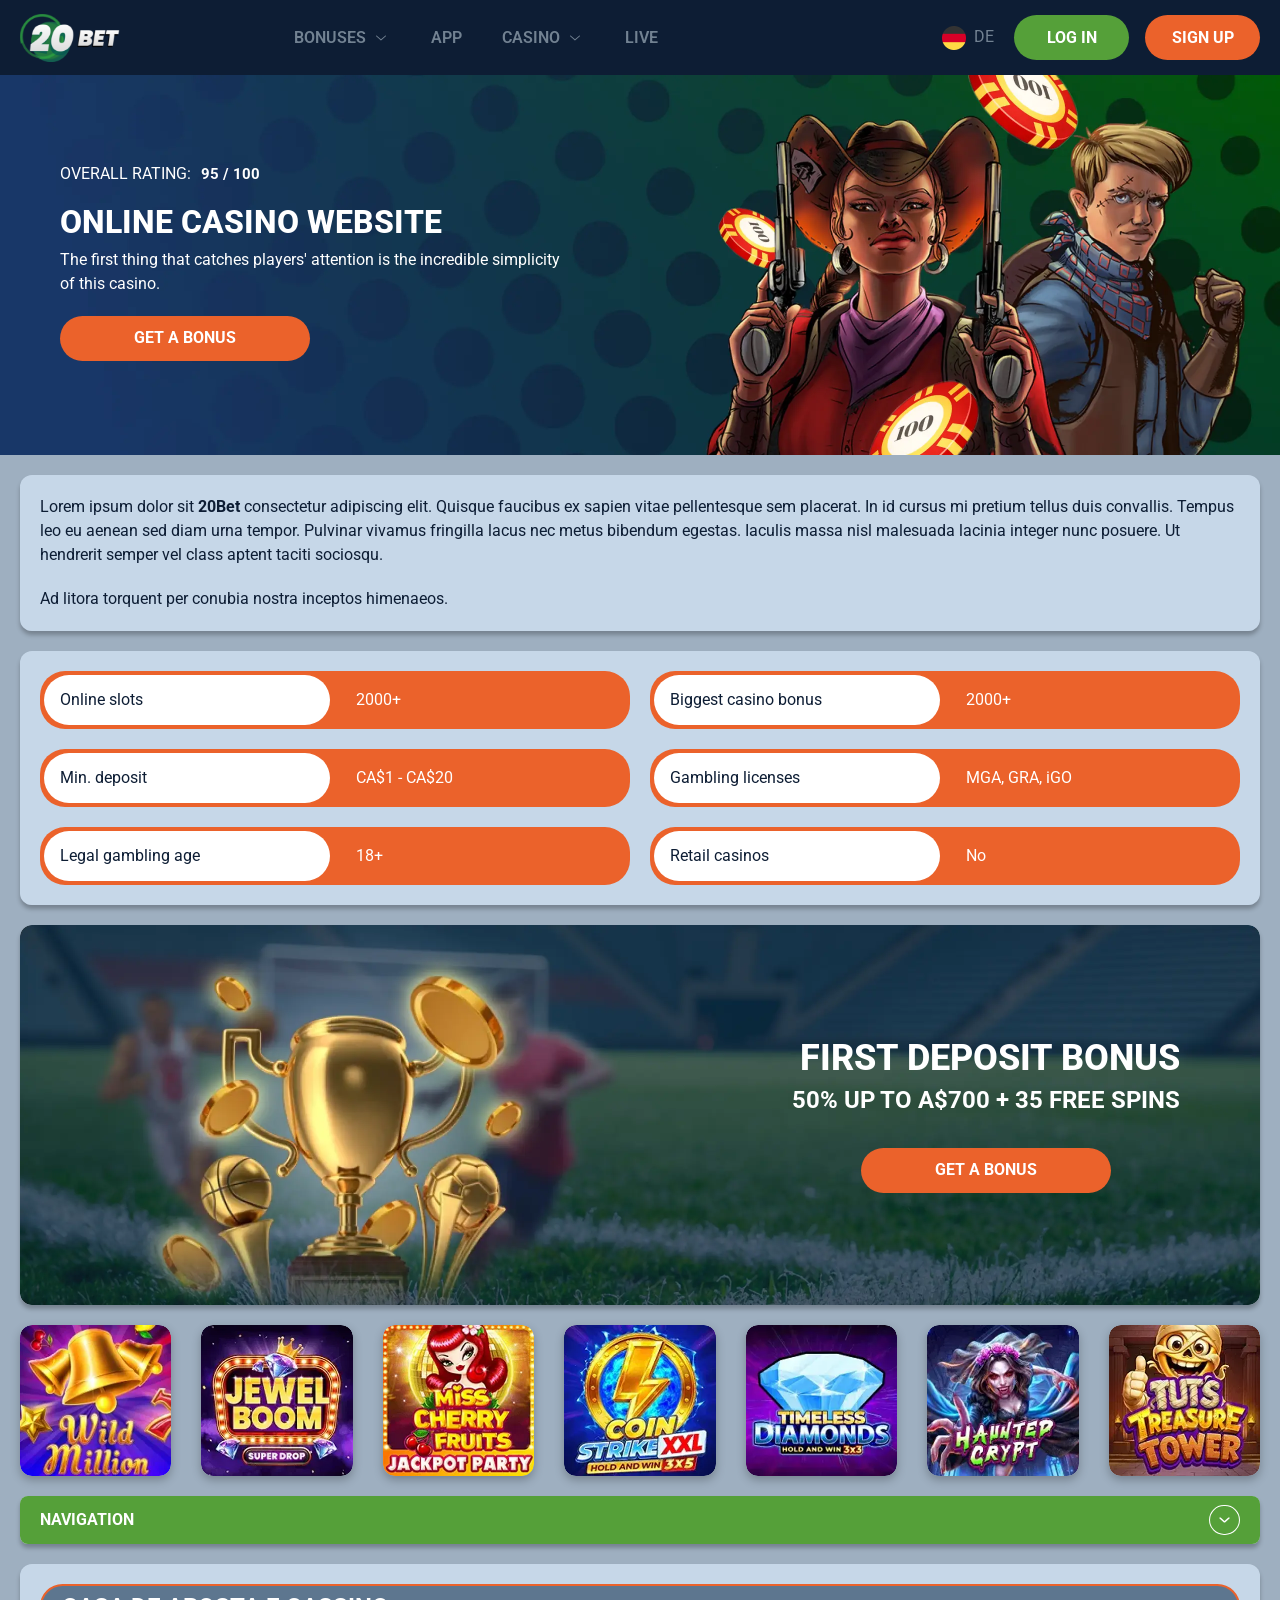
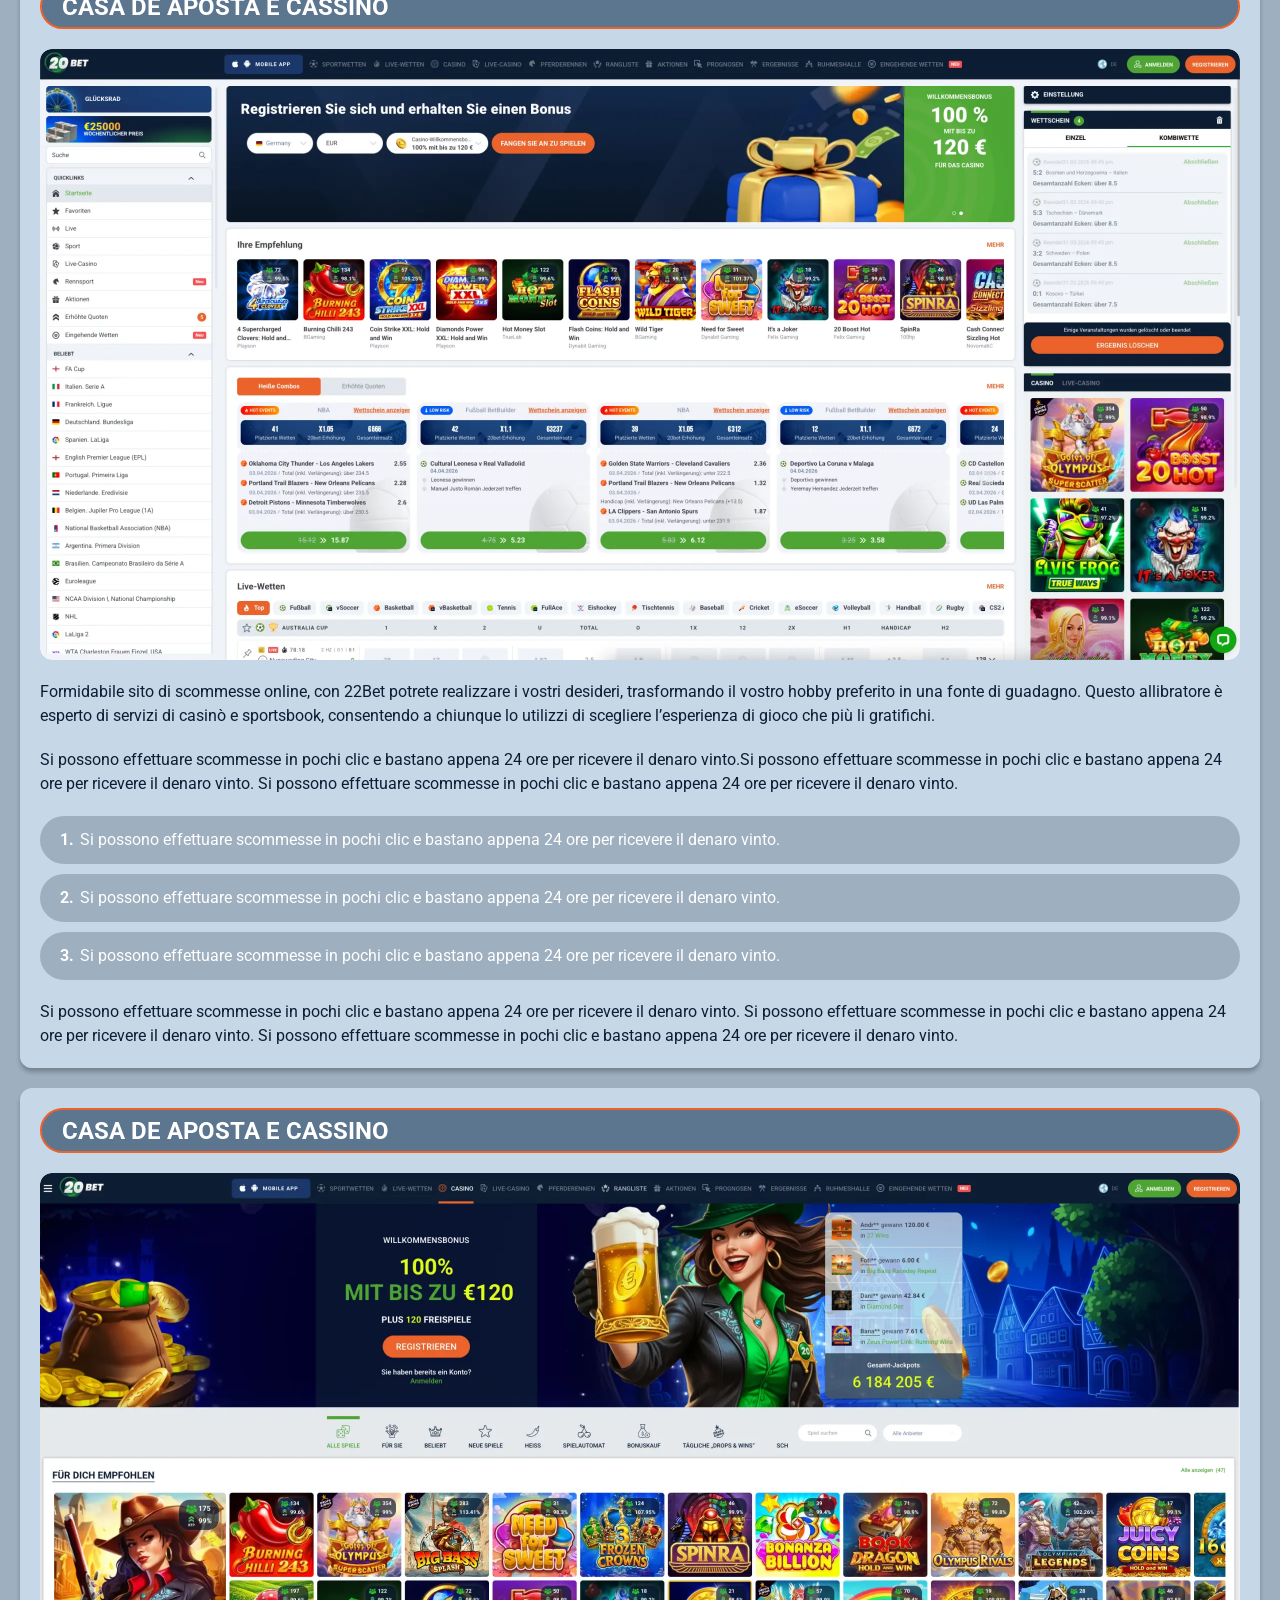
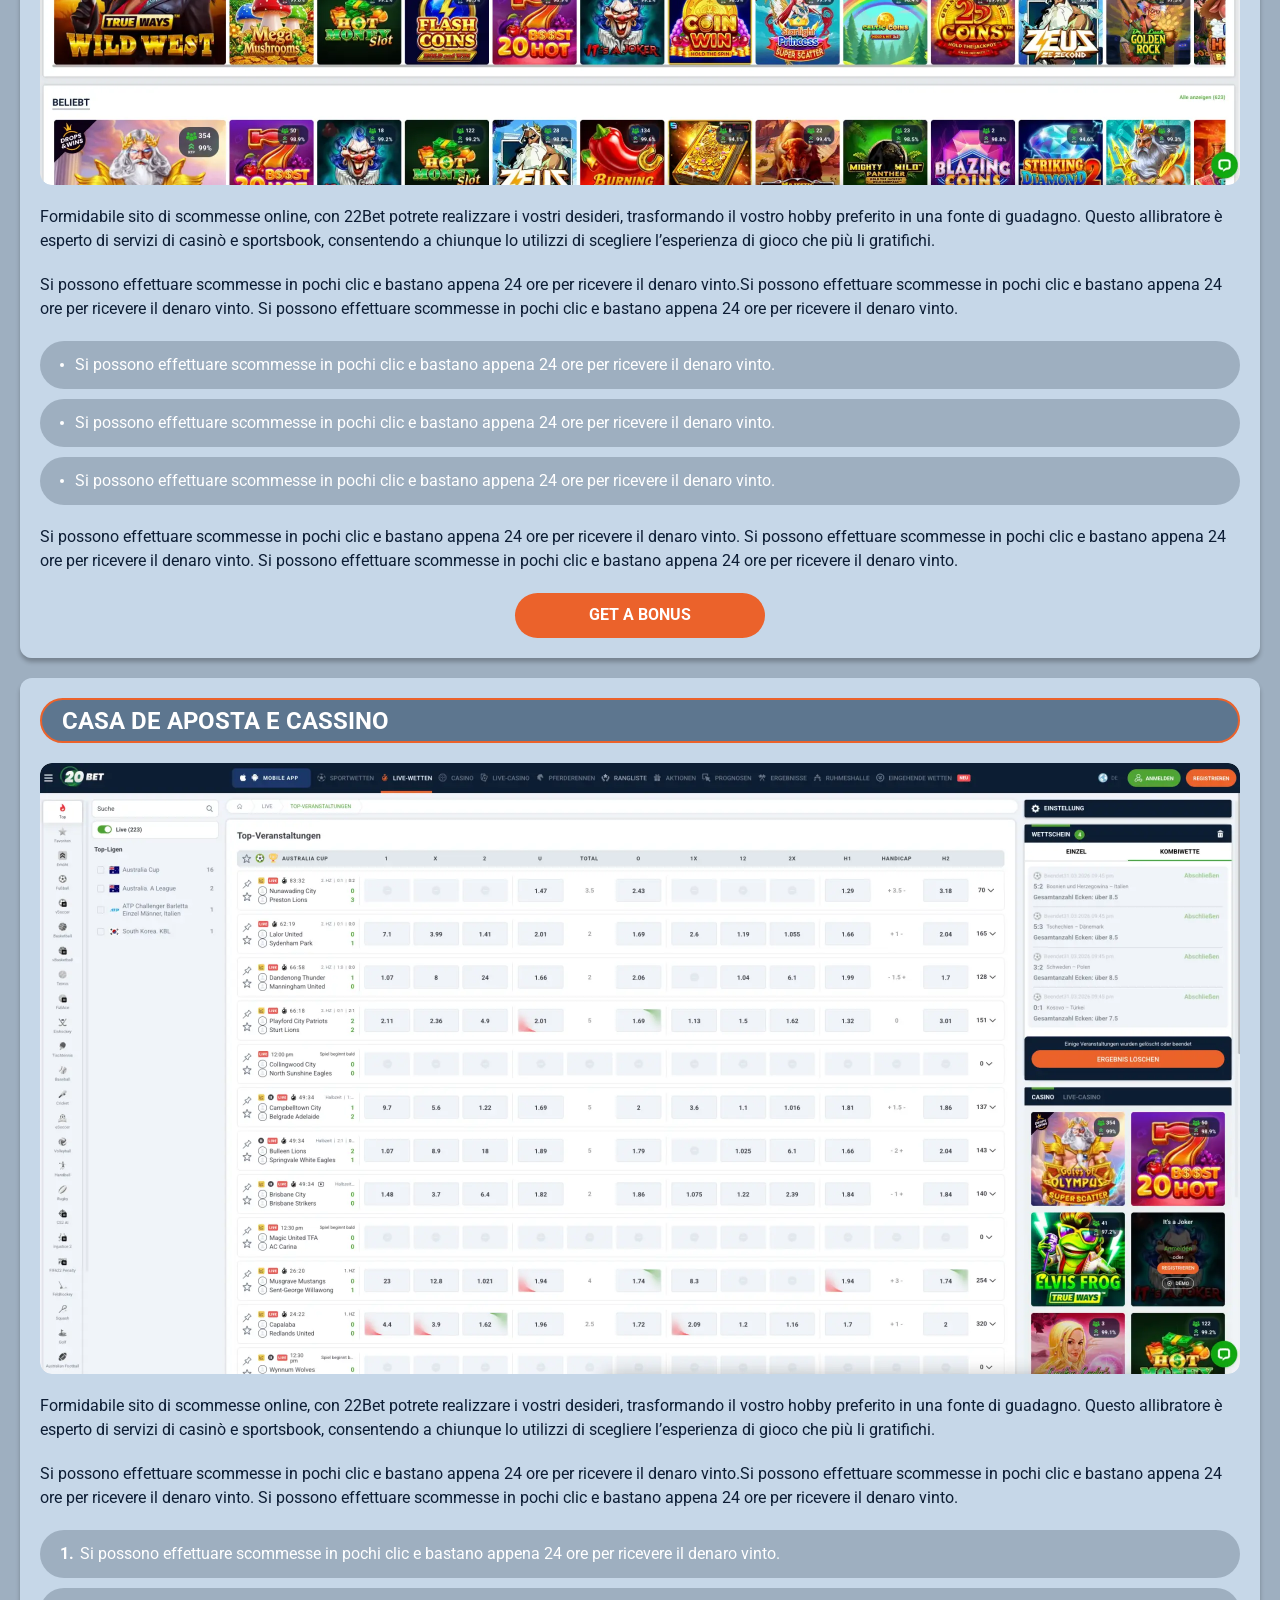
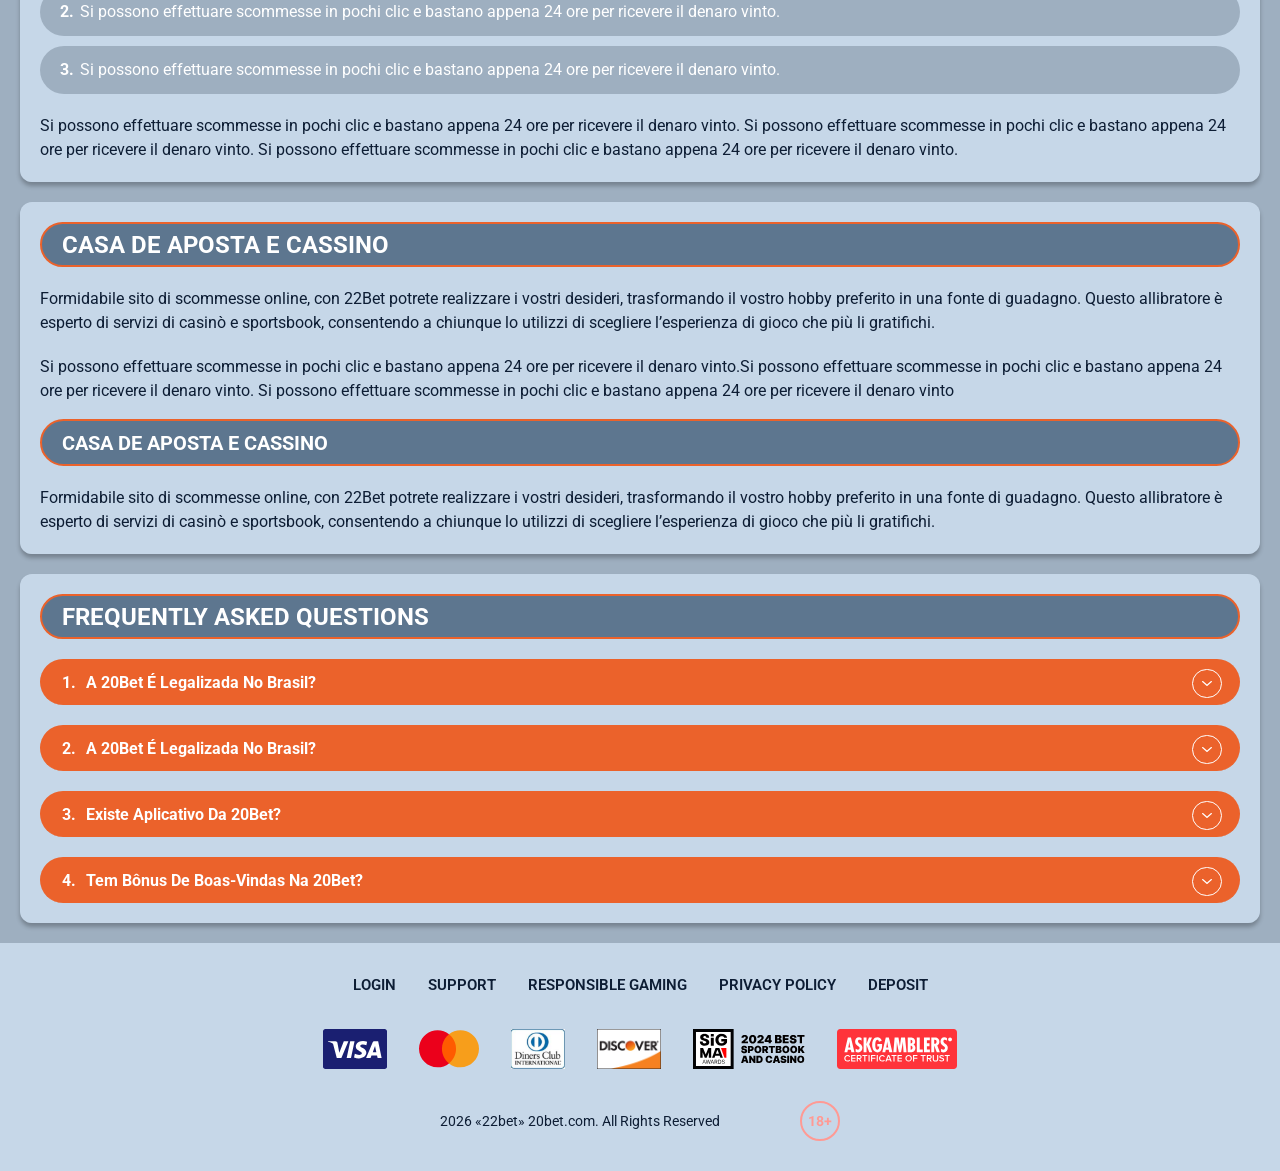
<file: index.html>
<!DOCTYPE html>
<html lang="de">
  <head>
    <meta charset="UTF-8" />
   
    <meta name="viewport" content="width=device-width, initial-scale=1.0" />
    <title>20Bet </title>
    <meta name="description" content />
    <meta property="og:site_name" content />
    <meta property="og:title" content />
    <meta property="og:type" content="website" />
    <meta property="og:url" content />
    <meta property="og:image" content />
    <meta property="og:image:alt" content />
    <meta property="og:locale" content="de" />
    <meta property="og:description" content />
    <link rel="preconnect" href="https://fonts.googleapis.com" />
    <link rel="preconnect" href="https://fonts.gstatic.com" crossorigin="anonymous" />
   <link href="https://fonts.googleapis.com/css2?family=Open+Sans:ital,wght@0,300..800;1,300..800&display=swap" rel="stylesheet">
<link href="https://fonts.googleapis.com/css?family=Roboto+Condensed&display=swap" rel="stylesheet">
<link href="https://fonts.googleapis.com/css2?family=Roboto:ital,wght@0,100..900;1,100..900&display=swap" rel="stylesheet">
   <link rel="stylesheet" href="./css/reset.css" />
    <link rel="stylesheet" href="./css/main.css" />
    <link rel="stylesheet" href="./css/media.css"/>
    <link rel="icon" href="./images/Group.png" type="image/x-icon"/>
    <script
    src="https://code.jquery.com/jquery-3.6.1.min.js"
    integrity="sha256-o88AwQnZB+VDvE9tvIXrMQaPlFFSUTR+nldQm1LuPXQ="
    crossorigin="anonymous"
  ></script>
  </head>
  <body>
    <header class="header">
      <section class="content header__content">
        <a href="./index.html" class="logo header__logo"
          ><img src="./images/logo.svg" alt="logo" title
        /></a>
        <button class="header__btn-menu" >
          <svg width="16px" height="16px" viewBox="0 0 16 16" xmlns="http://www.w3.org/2000/svg">
              <rect y="0" width="16" height="3" rx="1.5"></rect>
              <rect y="6.5" width="16" height="3" rx="1.5"></rect>
              <rect y="13" width="16" height="3" rx="1.5"></rect>
            </svg>
        </button>

          <nav class="menu header__menu">
            <ul class="header__menu-list">
                
              <li class="" >
              <div class="header__menu-wrapper">
                <div class="js-button-expander js-button-expander--menu" >
                <a href="./bonus.html" >
                <span>Bonuses</span>
              </a>
              </div>
              <div class="header__menu-wrap js-expand-content js-expand-content--menu">
                <ul >
                  <li>
                    <a href="./freeSpins.html">
                    <span>Free Spins</span>
                  </a></li>
                  <li><a href="./promoCode.html">
                    <span>Promo Code</span>
                  </a>
                </li>
                  <li><a href="./welcomeBonus.html">
                    <span>Welcome Bonus</span>
                  </a>
                </li>
                <li><a href="./vip.html">
                    <span>VIP</span>
                  </a>
                </li>
                </ul>
              </div>
              </div>
               <a href="./bonus.html" class="header__menu-item">
                <span>Bonuses</span>
              </a>
            </li>
              <li>
                <a href="./app.html">
                 App
                </a>
              </li>
              
              <li class="">
              <div class="header__menu-wrapper">
                <div class="js-button-expander js-button-expander--menu" >
                <a href="./casino.html" >
                <span> Casino</span>
              </a>
              </div>
              <div class="header__menu-wrap js-expand-content js-expand-content--menu">
                <ul >
                  <li>
                    <a href="./slots.html">
                    <span>Slots</span>
                  </a></li>
                 
                </ul>
              </div>
              </div>
               <a href="./casino.html" class="header__menu-item">
                <span>Casino</span>
              </a>
            </li>
               <li>
                <a href="./live.html">
               Live
                </a>
              </li>
              <li>
                    <a href="./freeSpins.html">
                    <span>Free Spins</span>
                  </a></li>
                  <li><a href="./promoCode.html">
                    <span>Promo Code</span>
                  </a>
                </li>
                  <li><a href="./welcomeBonus.html">
                    <span>Welcome Bonus</span>
                  </a>
                </li>
                <li><a href="./vip.html">
                    <span>VIP</span>
                  </a>
                </li>
             <li>
                    <a href="./slots.html">
                    <span>Slots</span>
                  </a></li>
             
             
            </ul>
            <div class="header__button header__button-menu " >
              <a href="#" class="button  button__login-menu">log in</a>
              <a href="#" class="button button__menu">sign up</a>
            </div>
           
          </nav>
           <a href="" class="header__flag">
                <span><img src="./images/flag.png" alt="flag" title /></span>
                <span>de</span>
              </a>
            <a href="#" class="button button__login">log in</a>
            <a href="#" class="button button__singup">sign up</a>
            <!-- <div id="clock" class="header__time">00:00</div> -->
           
      </section>
    </header>
     <main class="main home main-page">
        <section class=" hero hero__page">
           
            <div class="background">
              <img src="./images/main/bg-main.webp" alt="hero" title />
              
            </div>
            <div class="hero__wrapper">
              <div class="hero__data">
                <div class="hero__rating" >
                  <p>Overall Rating:</p>
                 
                  <span >
                    <span >95</span>
                  <span>/</span> 
                  <span >100</span>
                  
                  </span>
                </div>
                <h1 class="title general hero__title">
                 Online Casino Website
                </h1>
                <p class="hero__text">The first thing that catches players' attention is the incredible simplicity of this casino.</p>
                <a href="#" class="button  hero__button">Get a Bonus</a>
               
              </div>
             
            </div>
          </section>
      <section class="main__wrap main__wrap-page">
       
       <section class="content__wrapper content__wrapper-page">

         
        
       
          <section class="content article">
            <p>
             Lorem ipsum dolor sit <a href="#">20Bet</a> consectetur adipiscing elit. Quisque faucibus ex sapien vitae pellentesque sem placerat. In id cursus mi pretium tellus duis convallis. Tempus leo eu aenean sed diam urna tempor. Pulvinar vivamus fringilla lacus nec metus bibendum egestas. Iaculis massa nisl malesuada lacinia integer nunc posuere. Ut hendrerit semper vel class aptent taciti sociosqu.
            </p>
            <p>
             Ad litora torquent per conubia nostra inceptos himenaeos.
            </p>
          </section>
      <section class="content features">
           
              <table class="features__table">
               <tbody class="features__group">
                 
                   <tr>
                   <td>Online slots</td>
                   <td>2000+</td>
                  </tr>
                  <tr>
                   <td>Biggest casino bonus</td>
                   <td>2000+</td>
                  </tr>
                  <tr>
                   <td>Min. deposit</td>
                   <td>CA$1 - CA$20</td>
                  </tr>
              
                     <tr>
                     <td>Gambling licenses</td>
                     <td>MGA, GRA, iGO</td>
                   </tr>
                   <tr>
                     <td>Legal gambling age</td>
                     <td>18+</td>
                   </tr>
                   <tr>
                     <td>Retail casinos</td>
                     <td>No</td>
                   </tr>
                
               </tbody>
             </table>
            
         
           </section>  

        
             
             <section class="content banner ">
            <div class="background ">
              
              <img src="./images/main/banner-main.webp" alt="banner" title />
              
            </div>
            <div class="banner__info">
              
              <h2 class="title high banner__title-main">
                  
               first Deposit Bonus
              </h2>
            <p class="banner__subtitle">50% up to A$700 + 35 Free spins</p>
              <a href="#" class="button banner__button">Get a Bonus</a>
            </div>
          </section>
          
           <section class="content casino">
           
              <ul class="casino__list ">
                <li class="casino__item">
                    <div class="casino__wrapper">
                      <img class="casino__img" src="./images/main/card-main1.webp" alt="" title>
                    <div class="casino__hover casino__hover-live">
                        
                        <div class="casino-box">
                            
                        <a href="#" class="button  casino__buttons"><img src="./images/card-button.svg" alt="" title></a>
                        </div>
                    </div>
                    </div>
                    
                </li>
                <li class="casino__item">
                  <div class="casino__wrapper">
                    <img class="casino__img" src="./images/main/card-main2.webp" alt="" title>
                <div class="casino__hover casino__hover-live">
                      
                        <div class="casino-box">
                            
                        <a href="#" class="button  casino__buttons"><img src="./images/card-button.svg" alt="" title></a>
                        </div>
                    </div>
                  </div>
                 
              </li>
              <li class="casino__item">
                <div class="casino__wrapper">
                  <img class="casino__img" src="./images/main/card-main3.webp" alt="" title>
               <div class="casino__hover casino__hover-live">
                        
                        <div class="casino-box">
                            
                        <a href="#" class="button  casino__buttons"><img src="./images/card-button.svg" alt="" title></a>
                        </div>
                    </div>
               
            </li>
             <li class="casino__item">
                <div class="casino__wrapper">
                  <img class="casino__img" src="./images/main/card-main4.webp" alt="" title>
               <div class="casino__hover casino__hover-live">
                        
                        <div class="casino-box">
                            
                        <a href="#" class="button  casino__buttons"><img src="./images/card-button.svg" alt="" title></a>
                        </div>
                    </div>
               
            </li>
             <li class="casino__item">
                <div class="casino__wrapper">
                  <img class="casino__img" src="./images/main/card-main5.webp" alt="" title>
               <div class="casino__hover casino__hover-live">
                        
                        <div class="casino-box">
                            
                        <a href="#" class="button  casino__buttons"><img src="./images/card-button.svg" alt="" title></a>
                        </div>
                    </div>
               
            </li>
             <li class="casino__item">
                <div class="casino__wrapper">
                  <img class="casino__img" src="./images/main/card-main6.webp" alt="" title>
               <div class="casino__hover casino__hover-live">
                        
                        <div class="casino-box">
                            
                        <a href="#" class="button  casino__buttons"><img src="./images/card-button.svg" alt="" title></a>
                        </div>
                    </div>
               
            </li>
             <li class="casino__item">
                <div class="casino__wrapper">
                  <img class="casino__img" src="./images/main/card-main7.webp" alt="" title>
               <div class="casino__hover casino__hover-live">
                        
                        <div class="casino-box">
                            
                        <a href="#" class="button  casino__buttons"><img src="./images/card-button.svg" alt="" title></a>
                        </div>
                    </div>
               
            </li>
            

              </ul>
         </section>
              <section class="content menu-review__content">
              

            
                <div class="menu__review-desk menu__review-content">Navigation</div>
                <ul class="menu__review menu__review-list">
                  <li><a href="#">Lorem ipsum dolor sit</a></li>
                    <li><a href="#">Amet consectetur adipiscing</a></li>
                      <li><a href="#">Quisque faucibus ex sapien vitae</a></li>
                        <li><a href="#">Ut hendrerit sempero</a></li>
                          <li><a href="#">Pulvinar vivamus fringilla</a></li>
                           <li><a href="#">Ad litora torquent per conubia</a></li>
                         
                          
                </ul>
             
          
          </section>
          
        
          <section class="content article">
            <h2 class="title high article__title">Casa de Aposta e Cassino</h2>
             <div class="images">
              <img src="./images/main/image1-main.webp" alt="banner" title />
            </div>
            <p>
             Formidabile sito di scommesse online, con 22Bet potrete realizzare i vostri desideri, trasformando il vostro hobby preferito in una fonte di guadagno. Questo allibratore è esperto di servizi di casinò e sportsbook, consentendo a chiunque lo utilizzi di scegliere l’esperienza di gioco che più li gratifichi.
            </p>
            <p>
             Si possono effettuare scommesse in pochi clic e bastano appena 24 ore per ricevere il denaro vinto.Si possono effettuare scommesse in pochi clic e bastano appena 24 ore per ricevere il denaro vinto. Si possono effettuare scommesse in pochi clic e bastano appena 24 ore per ricevere il denaro vinto.
            </p>
           <ol>
              <li>Si possono effettuare scommesse in pochi clic e bastano appena 24 ore per ricevere il denaro vinto.</li>
              <li>Si possono effettuare scommesse in pochi clic e bastano appena 24 ore per ricevere il denaro vinto.</li>
              <li>Si possono effettuare scommesse in pochi clic e bastano appena 24 ore per ricevere il denaro vinto.</li>
            </ol>
            <p>Si possono effettuare scommesse in pochi clic e bastano appena 24 ore per ricevere il denaro vinto. Si possono effettuare scommesse in pochi clic e bastano appena 24 ore per ricevere il denaro vinto. Si possono effettuare scommesse in pochi clic e bastano appena 24 ore per ricevere il denaro vinto.</p>
          </section>
           <section class="content article">
            <h2 class="title high article__title">Casa de Aposta e Cassino</h2>
             <div class="images">
              <img src="./images/main/image2-main.webp" alt="banner" title />
            </div>
            <p>
             Formidabile sito di scommesse online, con 22Bet potrete realizzare i vostri desideri, trasformando il vostro hobby preferito in una fonte di guadagno. Questo allibratore è esperto di servizi di casinò e sportsbook, consentendo a chiunque lo utilizzi di scegliere l’esperienza di gioco che più li gratifichi.
            </p>
            <p>
             Si possono effettuare scommesse in pochi clic e bastano appena 24 ore per ricevere il denaro vinto.Si possono effettuare scommesse in pochi clic e bastano appena 24 ore per ricevere il denaro vinto. Si possono effettuare scommesse in pochi clic e bastano appena 24 ore per ricevere il denaro vinto.
            </p>
           <ul>
              <li>Si possono effettuare scommesse in pochi clic e bastano appena 24 ore per ricevere il denaro vinto.</li>
              <li>Si possono effettuare scommesse in pochi clic e bastano appena 24 ore per ricevere il denaro vinto.</li>
              <li>Si possono effettuare scommesse in pochi clic e bastano appena 24 ore per ricevere il denaro vinto.</li>
            </ul>
            <p>Si possono effettuare scommesse in pochi clic e bastano appena 24 ore per ricevere il denaro vinto. Si possono effettuare scommesse in pochi clic e bastano appena 24 ore per ricevere il denaro vinto. Si possono effettuare scommesse in pochi clic e bastano appena 24 ore per ricevere il denaro vinto.</p>
         <a href="#" class="button">Get a Bonus</a>
          </section>
           <section class="content article">
            <h2 class="title high article__title">Casa de Aposta e Cassino</h2>
             <div class="images">
              <img src="./images/main/image3-main.webp" alt="banner" title />
            </div>
            <p>
             Formidabile sito di scommesse online, con 22Bet potrete realizzare i vostri desideri, trasformando il vostro hobby preferito in una fonte di guadagno. Questo allibratore è esperto di servizi di casinò e sportsbook, consentendo a chiunque lo utilizzi di scegliere l’esperienza di gioco che più li gratifichi.
            </p>
            <p>
             Si possono effettuare scommesse in pochi clic e bastano appena 24 ore per ricevere il denaro vinto.Si possono effettuare scommesse in pochi clic e bastano appena 24 ore per ricevere il denaro vinto. Si possono effettuare scommesse in pochi clic e bastano appena 24 ore per ricevere il denaro vinto.
            </p>
           <ol>
              <li>Si possono effettuare scommesse in pochi clic e bastano appena 24 ore per ricevere il denaro vinto.</li>
              <li>Si possono effettuare scommesse in pochi clic e bastano appena 24 ore per ricevere il denaro vinto.</li>
              <li>Si possono effettuare scommesse in pochi clic e bastano appena 24 ore per ricevere il denaro vinto.</li>
            </ol>
            <p>Si possono effettuare scommesse in pochi clic e bastano appena 24 ore per ricevere il denaro vinto. Si possono effettuare scommesse in pochi clic e bastano appena 24 ore per ricevere il denaro vinto. Si possono effettuare scommesse in pochi clic e bastano appena 24 ore per ricevere il denaro vinto.</p>
          </section>
           <section class="content article">
            <h2 class="title high article__title">Casa de Aposta e Cassino</h2>
            <p>Formidabile sito di scommesse online, con 22Bet potrete realizzare i vostri desideri, trasformando il vostro hobby preferito in una fonte di guadagno. Questo allibratore è esperto di servizi di casinò e sportsbook, consentendo a chiunque lo utilizzi di scegliere l’esperienza di gioco che più li gratifichi.</p>
            <p>Si possono effettuare scommesse in pochi clic e bastano appena 24 ore per ricevere il denaro vinto.Si possono effettuare scommesse in pochi clic e bastano appena 24 ore per ricevere il denaro vinto. Si possono effettuare scommesse in pochi clic e bastano appena 24 ore per ricevere il denaro vinto</p>
            <h3>Casa de Aposta e Cassino</h3>
            <p>Formidabile sito di scommesse online, con 22Bet potrete realizzare i vostri desideri, trasformando il vostro hobby preferito in una fonte di guadagno. Questo allibratore è esperto di servizi di casinò e sportsbook, consentendo a chiunque lo utilizzi di scegliere l’esperienza di gioco che più li gratifichi.</p>
           </section>

          <section class="content faq">
            <h2 class="title high faq__title">Frequently Asked Questions</h2>
            <ol class="faq__list " >
              <li class="faq__item"  >
                <h3 class="title medium faq__subtitle js-button-expander js-button-expander--faq"  >A 20Bet é legalizada no Brasil?
                 </h3>
                <div  class="faq__answer js-expand-content js-expand-content--faq" >
                  <p  >
                    Sim, a casa de apostas tem licença emitida por Curaçao, que é reconhecida no Brasil e a permite atuar por aqui.
                  </p>
                </div>
              </li>
              <li class="faq__item"  >
                <h3 class="title medium faq__subtitle js-button-expander js-button-expander--faq"  >A 20Bet é legalizada no Brasil?</h3>
                <div class="faq__answer js-expand-content js-expand-content--faq" >
                  <p  >
                    Sim, a casa de apostas tem licença emitida por Curaçao, que é reconhecida no Brasil e a permite atuar por aqui.
                  </p>
                </div>
              </li> 
              <li class="faq__item"  >
                <h3 class="title medium faq__subtitle js-button-expander js-button-expander--faq"  >Existe aplicativo da 20Bet?</h3>
                <div class="faq__answer js-expand-content js-expand-content--faq" >
                  <p  >
                   Sim, disponível para sistemas operacionais iOS e Android.
                  </p>
                </div>
              </li> 
              <li class="faq__item"  >
                <h3 class="title medium faq__subtitle js-button-expander js-button-expander--faq"  >Tem bônus de boas-vindas na 20Bet?</h3>
                <div class="faq__answer js-expand-content js-expand-content--faq" >
                  <p  >
                   O pacote especial para novos usuários da 20Bet paga 100% sobre o primeiro depósito, com limite de 600 BRL.
                  </p>
                </div>
              </li> 
             
            </ol>
          </section>
          
        </section> 
      
        <div class=""  onclick="scrollToTop()">
          <button class="main__arrow" id="scrollToTopBtn"></button>
        </div> 
        
      </section>
    </main> 
     <footer class=" footer ">
      <section class="content footer__content">
        <ul class="footer__menu">
         <li><a href="./login.html">Login</a></li>
         <li><a href="./support.html">Support</a></li>
         <li><a href="./responsible.html">Responsible Gaming</a></li>
         <li><a href="./policy.html">Privacy Policy</a></li>
         <li><a href="./deposit.html">Deposit</a></li>
        </ul>
       
          <ul class="footer__cards-list">
           
            <li>
              <a href="#"
                ><img src="./images/visa.svg" alt="cardvisa" title
              /></a>
            </li>
            <li>
              <a href="#"
                ><img
                  src="./images/mastercard.svg"
                  alt="mastercard"
                  title
              /></a>
            </li>
            <li>
                <a href="#"
                  ><img src="./images/diners.svg" alt="diners" title
                /></a>
              </li>
              <li>
                <a href="#"
                  ><img src="./images/discover.svg" alt="discover" title
                /></a>
              </li>
              <li>
                <a href="#"
                  ><img src="./images/sigma.svg" alt="sigma" title
                /></a>
              </li>
              <li>
                <a href="#"
                  ><img src="./images/ask.svg" alt="ask" title
                /></a>
              </li>
            
          </ul>
       
        <div class="footer__wrapp">
          <div class="footer__text">
           
            <p>2026 «22bet» 20bet.com. All Rights Reserved
</p>
           
          </div>
          <div class="footer__age">
            <img src="./images/age.svg" alt="age" title />
          </div>
        </div>
      
      </section>
    </footer>
    <script src="./js/arrowUp.js" defer></script>
    <script src="./js/sidebar.js" defer></script>
    <script src="./js/expander.js" defer></script>
    <script src="./js/mobile-menu.js" defer></script>
    <!-- <script src="./js/clock.js" defer></script> -->
  </body>
</html>
</file>
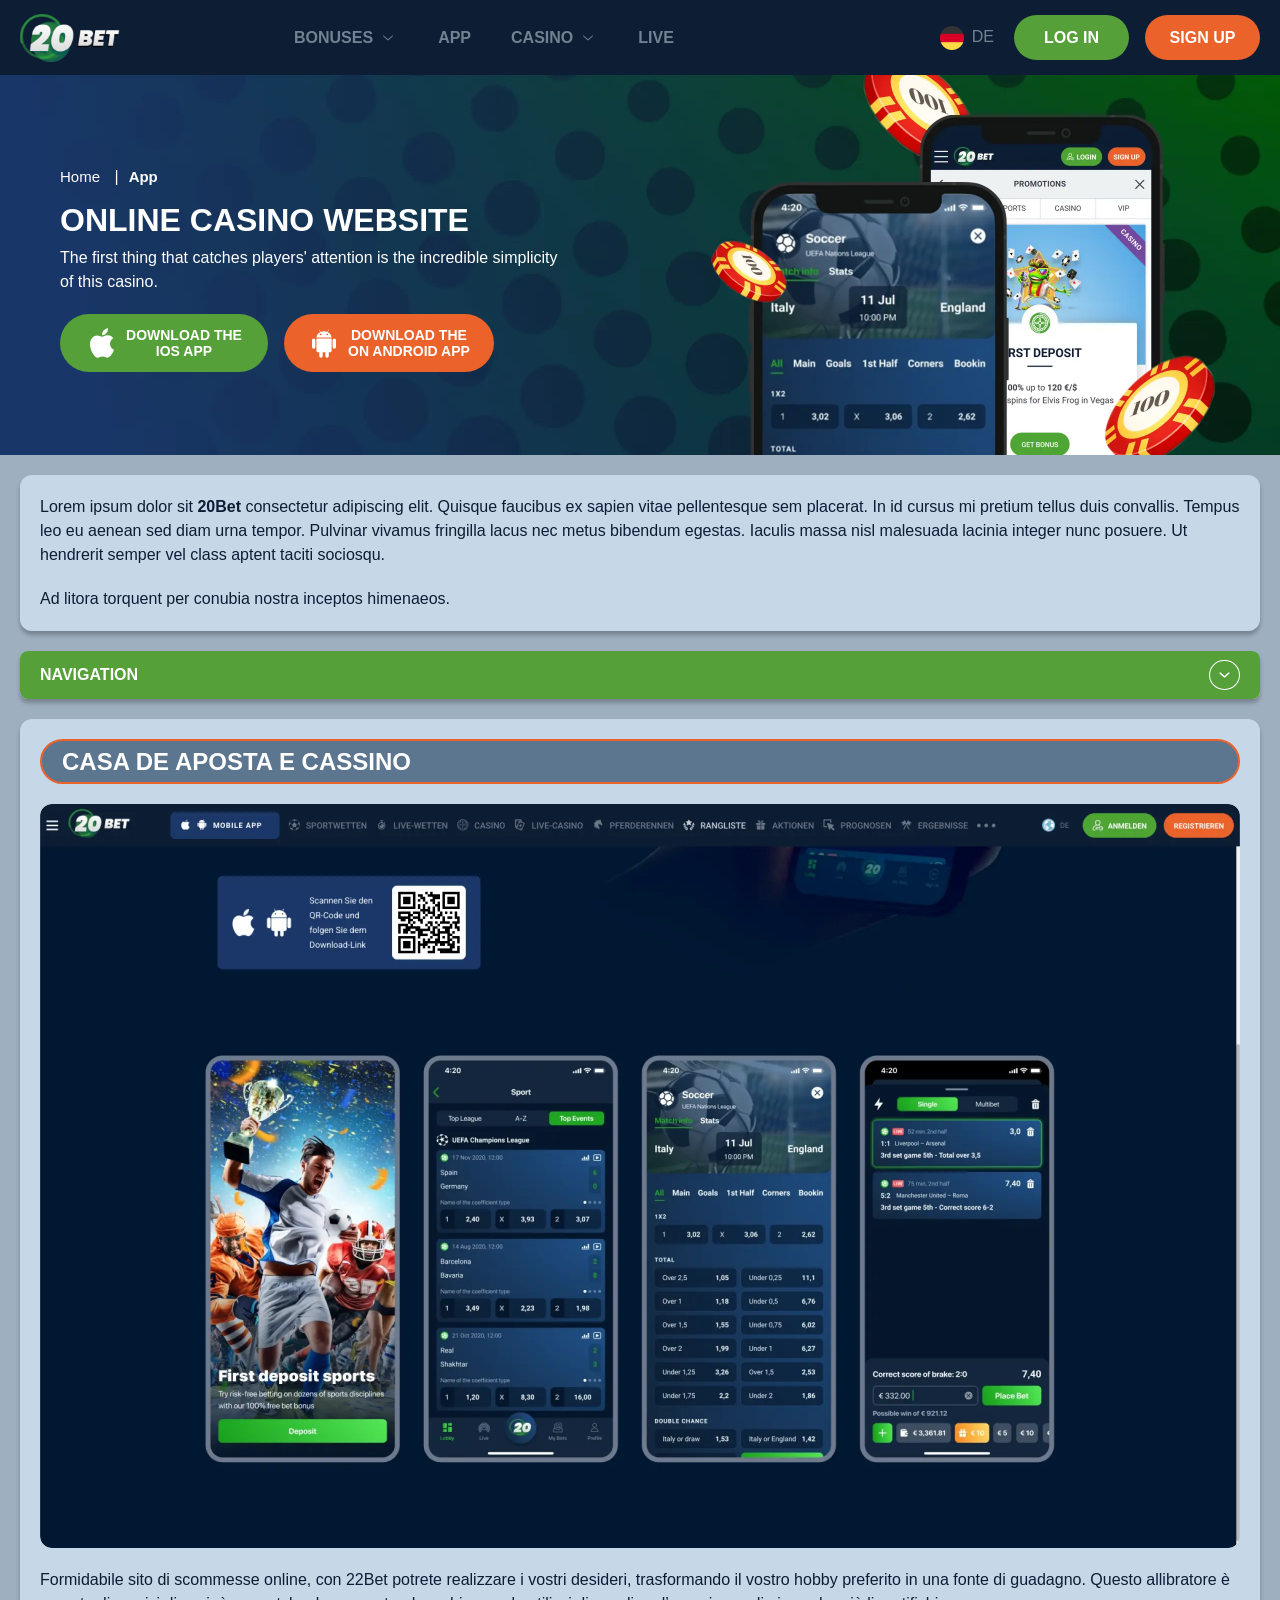
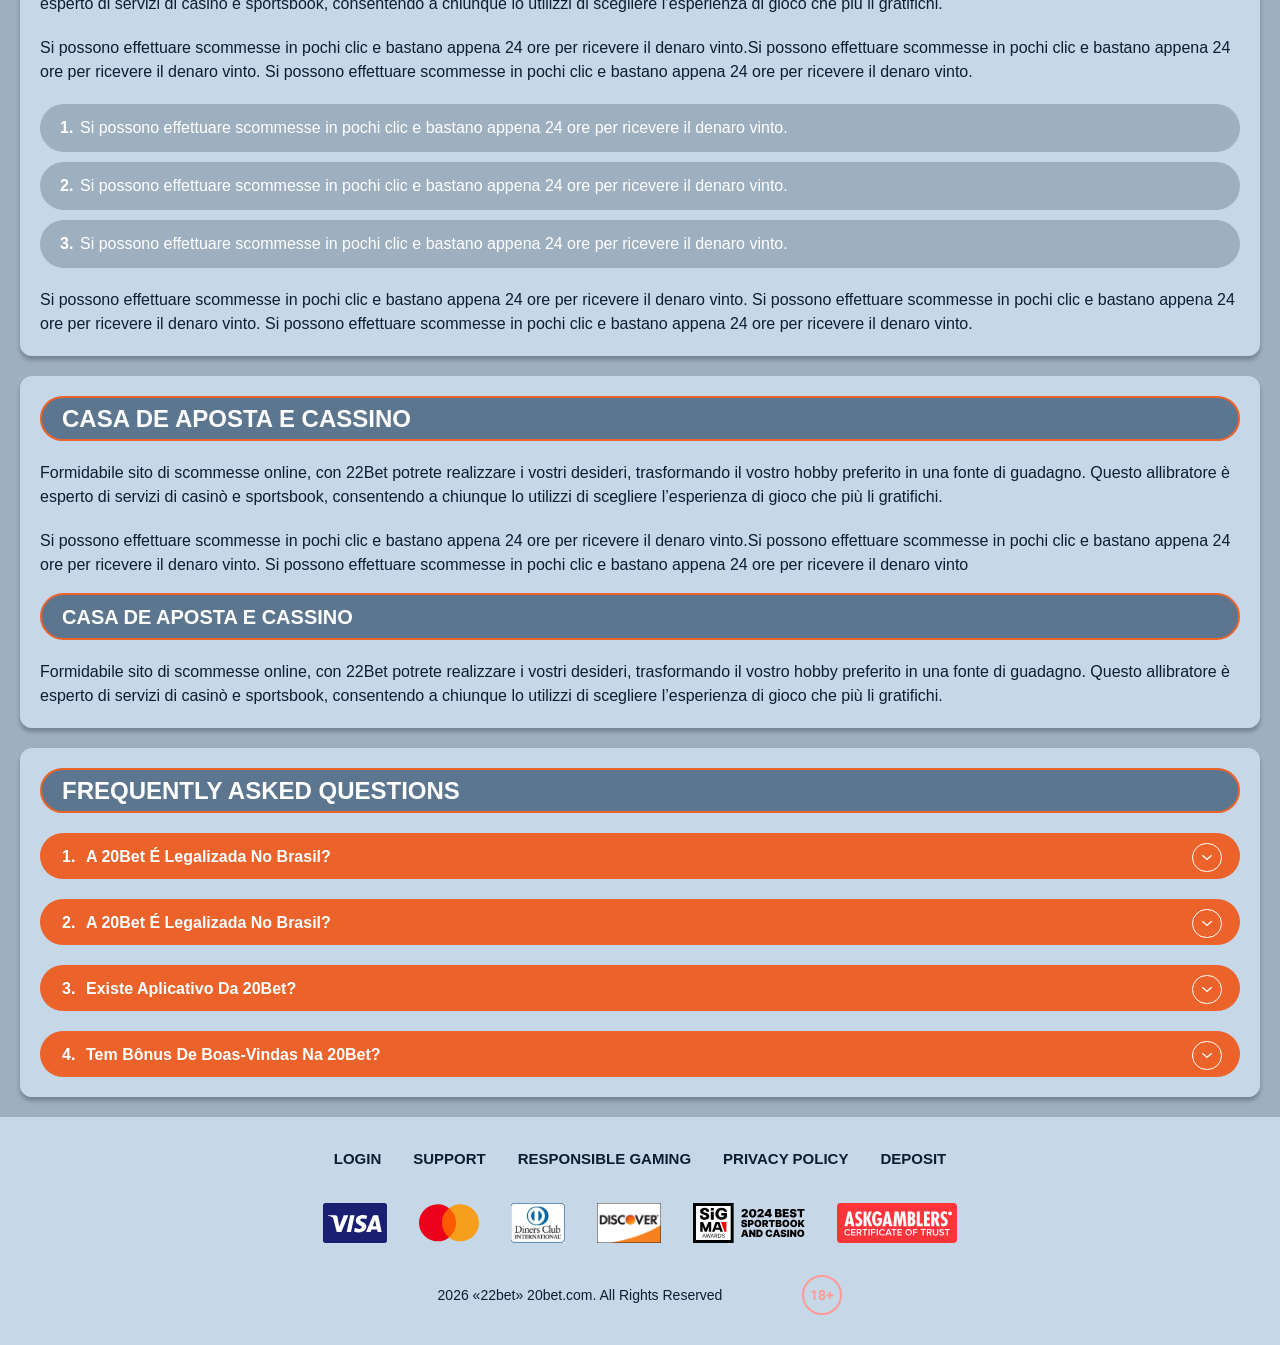
<file: app.html>
<!DOCTYPE html>
<html lang="de">
  <head>
    <meta charset="UTF-8" />
   
    <meta name="viewport" content="width=device-width, initial-scale=1.0" />
    <title>20Bet </title>
    <meta name="description" content />
    <meta property="og:site_name" content />
    <meta property="og:title" content />
    <meta property="og:type" content="website" />
    <meta property="og:url" content />
    <meta property="og:image" content />
    <meta property="og:image:alt" content />
    <meta property="og:locale" content="de" />
    <meta property="og:description" content />
    <link rel="preconnect" href="https://fonts.googleapis.com" />
    <link rel="preconnect" href="https://fonts.gstatic.com" crossorigin="anonymous" />
   <link href="https://fonts.googleapis.com/css2?family=Open+Sans:ital,wght@0,300..800;1,300..800&display=swap" rel="stylesheet">
<link href="https://fonts.googleapis.com/css?family=Roboto+Condensed&display=swap" rel="stylesheet">

   <link rel="stylesheet" href="./css/reset.css" />
    <link rel="stylesheet" href="./css/main.css" />
    <link rel="stylesheet" href="./css/media.css"/>
    <link rel="icon" href="./images/Group.png" type="image/x-icon"/>
    <script
    src="https://code.jquery.com/jquery-3.6.1.min.js"
    integrity="sha256-o88AwQnZB+VDvE9tvIXrMQaPlFFSUTR+nldQm1LuPXQ="
    crossorigin="anonymous"
  ></script>
  </head>
  <body>
    <header class="header">
      <section class="content header__content">
        <a href="./index.html" class="logo header__logo"
          ><img src="./images/logo.svg" alt="logo" title
        /></a>
        <button class="header__btn-menu" >
          <svg width="16px" height="16px" viewBox="0 0 16 16" xmlns="http://www.w3.org/2000/svg">
              <rect y="0" width="16" height="3" rx="1.5"></rect>
              <rect y="6.5" width="16" height="3" rx="1.5"></rect>
              <rect y="13" width="16" height="3" rx="1.5"></rect>
            </svg>
        </button>

          <nav class="menu header__menu">
            <ul class="header__menu-list">
                
              <li class="">
              <div class="header__menu-wrapper">
                <div class="js-button-expander js-button-expander--menu" >
                <a href="./bonus.html" >
                <span>Bonuses</span>
              </a>
              </div>
              <div class="header__menu-wrap js-expand-content js-expand-content--menu">
                <ul >
                  <li>
                    <a href="./freeSpins.html">
                    <span>Free Spins</span>
                  </a></li>
                  <li><a href="./promoCode.html">
                    <span>Promo Code</span>
                  </a>
                </li>
                  <li><a href="./welcomeBonus.html">
                    <span>Welcome Bonus</span>
                  </a>
                </li>
                <li><a href="./vip.html">
                    <span>VIP</span>
                  </a>
                </li>
                </ul>
              </div>
              </div>
               <a href="./bonus.html" class="header__menu-item">
                <span>Bonuses</span>
              </a>
            </li>
              <li>
                <a href="./app.html">
                 App
                </a>
              </li>
              
              <li class="">
              <div class="header__menu-wrapper">
                <div class="js-button-expander js-button-expander--menu" >
                <a href="./casino.html" >
                <span> Casino</span>
              </a>
              </div>
              <div class="header__menu-wrap js-expand-content js-expand-content--menu">
                <ul >
                  <li>
                    <a href="./slots.html">
                    <span>Slots</span>
                  </a></li>
                 
                </ul>
              </div>
              </div>
               <a href="./casino.html" class="header__menu-item">
                <span>Casino</span>
              </a>
            </li>
               <li>
                <a href="./live.html">
               Live
                </a>
              </li>
              <li>
                    <a href="./freeSpins.html">
                    <span>Free Spins</span>
                  </a></li>
                  <li><a href="./promoCode.html">
                    <span>Promo Code</span>
                  </a>
                </li>
                  <li><a href="./welcomeBonus.html">
                    <span>Welcome Bonus</span>
                  </a>
                </li>
                <li><a href="./vip.html">
                    <span>VIP</span>
                  </a>
                </li>
             <li>
                    <a href="./slots.html">
                    <span>Slots</span>
                  </a></li>
             
             
            </ul>
            <div class="header__button header__button-menu " >
              <a href="#" class="button  button__login-menu">log in</a>
              <a href="#" class="button button__menu">sign up</a>
            </div>
           
          </nav>
          <a href="" class="header__flag">
                <span><img src="./images/flag.png" alt="flag" title /></span>
                <span>de</span>
              </a>
            <a href="#" class="button button__login">log in</a>
            <a href="#" class="button button__singup">sign up</a>
            <!-- <div id="clock" class="header__time">00:00</div> -->
            
      </section>
    </header>
     <main class="main home main-page">
        <section class=" hero hero__page">
           
            <div class="background ">
              <img src="./images/app/bg-app.webp" alt="hero" title />
              
            </div>
            <div class="hero__wrapper hero__wrapper-page">
              <div class="hero__data hero__data-bonus">
                <ul
                class="breadcrumbs "
                
              >
                <li
                  
                >
                  <a href="#" >
                    <span >Home</span></a
                  >
                 
                </li>
                <li
                  
                >
                  <a href="#" > <span >App</span></a>
                 
                </li>
              </ul>
                <h1 class="title general hero__title">
                  Online Casino Website
                </h1>
                 <p class="hero__text">The first thing that catches players' attention is the incredible simplicity of this casino.</p>
               
              <div class="banner__content banner__content-app">
             
                  <a href="#" class="banner__btn banner__btn-app">
                    <img src="./images/main/apple-app.svg" alt="icon" title>
                   Download the </br>
IOS app
                  </a>
                  <a href="#" class="banner__btn banner__btn-android"
                    > <img src="./images/main/android-app.svg" alt="icon" title>Download the  </br>
on Android app</a
                  >
                </div>
              </div>
             
            </div>
          </section>
      <section class="main__wrap main__wrap-page">
       
       <section class="content__wrapper content__wrapper-page">

         
        
       
          <section class="content article">
            <p>
             Lorem ipsum dolor sit <a href="#">20Bet</a> consectetur adipiscing elit. Quisque faucibus ex sapien vitae pellentesque sem placerat. In id cursus mi pretium tellus duis convallis. Tempus leo eu aenean sed diam urna tempor. Pulvinar vivamus fringilla lacus nec metus bibendum egestas. Iaculis massa nisl malesuada lacinia integer nunc posuere. Ut hendrerit semper vel class aptent taciti sociosqu.
            </p>
            <p>
             Ad litora torquent per conubia nostra inceptos himenaeos.
            </p>
          </section>
         
       <section class="content menu-review__content">
              

            
                <div class="menu__review-desk menu__review-content">Navigation</div>
                <ul class="menu__review menu__review-list">
                  <li><a href="#">Lorem ipsum dolor sit</a></li>
                    <li><a href="#">Amet consectetur adipiscing</a></li>
                      <li><a href="#">Quisque faucibus ex sapien vitae</a></li>
                        <li><a href="#">Ut hendrerit sempero</a></li>
                          <li><a href="#">Pulvinar vivamus fringilla</a></li>
                           <li><a href="#">Ad litora torquent per conubia</a></li>
                         
                          
                </ul>
             
          
          </section>
        
          <section class="content article">
            <h2 class="title high article__title">Casa de Aposta e Cassino</h2>
             <div class="images">
              <img src="./images/app/image1-app.webp" alt="banner" title />
            </div>
            <p>
             Formidabile sito di scommesse online, con 22Bet potrete realizzare i vostri desideri, trasformando il vostro hobby preferito in una fonte di guadagno. Questo allibratore è esperto di servizi di casinò e sportsbook, consentendo a chiunque lo utilizzi di scegliere l’esperienza di gioco che più li gratifichi.
            </p>
            <p>
             Si possono effettuare scommesse in pochi clic e bastano appena 24 ore per ricevere il denaro vinto.Si possono effettuare scommesse in pochi clic e bastano appena 24 ore per ricevere il denaro vinto. Si possono effettuare scommesse in pochi clic e bastano appena 24 ore per ricevere il denaro vinto.
            </p>
           <ol>
              <li>Si possono effettuare scommesse in pochi clic e bastano appena 24 ore per ricevere il denaro vinto.</li>
              <li>Si possono effettuare scommesse in pochi clic e bastano appena 24 ore per ricevere il denaro vinto.</li>
              <li>Si possono effettuare scommesse in pochi clic e bastano appena 24 ore per ricevere il denaro vinto.</li>
            </ol>
            <p>Si possono effettuare scommesse in pochi clic e bastano appena 24 ore per ricevere il denaro vinto. Si possono effettuare scommesse in pochi clic e bastano appena 24 ore per ricevere il denaro vinto. Si possono effettuare scommesse in pochi clic e bastano appena 24 ore per ricevere il denaro vinto.</p>
          </section>
         
         
           <section class="content article">
            <h2 class="title high article__title">Casa de Aposta e Cassino</h2>
            <p>Formidabile sito di scommesse online, con 22Bet potrete realizzare i vostri desideri, trasformando il vostro hobby preferito in una fonte di guadagno. Questo allibratore è esperto di servizi di casinò e sportsbook, consentendo a chiunque lo utilizzi di scegliere l’esperienza di gioco che più li gratifichi.</p>
            <p>Si possono effettuare scommesse in pochi clic e bastano appena 24 ore per ricevere il denaro vinto.Si possono effettuare scommesse in pochi clic e bastano appena 24 ore per ricevere il denaro vinto. Si possono effettuare scommesse in pochi clic e bastano appena 24 ore per ricevere il denaro vinto</p>
            <h3>Casa de Aposta e Cassino</h3>
            <p>Formidabile sito di scommesse online, con 22Bet potrete realizzare i vostri desideri, trasformando il vostro hobby preferito in una fonte di guadagno. Questo allibratore è esperto di servizi di casinò e sportsbook, consentendo a chiunque lo utilizzi di scegliere l’esperienza di gioco che più li gratifichi.</p>
           </section>

          <section class="content faq">
            <h2 class="title high faq__title">Frequently Asked Questions</h2>
            <ul class="faq__list " >
              <li class="faq__item"  >
                <h3 class="title medium faq__subtitle js-button-expander js-button-expander--faq"  >A 20Bet é legalizada no Brasil?
                 </h3>
                <div  class="faq__answer js-expand-content js-expand-content--faq" >
                  <p  >
                    Sim, a casa de apostas tem licença emitida por Curaçao, que é reconhecida no Brasil e a permite atuar por aqui.
                  </p>
                </div>
              </li>
              <li class="faq__item"  >
                <h3 class="title medium faq__subtitle js-button-expander js-button-expander--faq"  >A 20Bet é legalizada no Brasil?</h3>
                <div class="faq__answer js-expand-content js-expand-content--faq" >
                  <p  >
                    Sim, a casa de apostas tem licença emitida por Curaçao, que é reconhecida no Brasil e a permite atuar por aqui.
                  </p>
                </div>
              </li> 
              <li class="faq__item"  >
                <h3 class="title medium faq__subtitle js-button-expander js-button-expander--faq"  >Existe aplicativo da 20Bet?</h3>
                <div class="faq__answer js-expand-content js-expand-content--faq" >
                  <p  >
                   Sim, disponível para sistemas operacionais iOS e Android.
                  </p>
                </div>
              </li> 
              <li class="faq__item"  >
                <h3 class="title medium faq__subtitle js-button-expander js-button-expander--faq"  >Tem bônus de boas-vindas na 20Bet?</h3>
                <div class="faq__answer js-expand-content js-expand-content--faq" >
                  <p  >
                   O pacote especial para novos usuários da 20Bet paga 100% sobre o primeiro depósito, com limite de 600 BRL.
                  </p>
                </div>
              </li> 
             
            </ul>
          </section>
          
        </section> 
      
        <div class=""  onclick="scrollToTop()">
          <button class="main__arrow" id="scrollToTopBtn"></button>
        </div> 
        
      </section>
    </main> 
 <footer class=" footer ">
      <section class="content footer__content">
        <ul class="footer__menu">
         <li><a href="./login.html">Login</a></li>
         <li><a href="./support.html">Support</a></li>
         <li><a href="./responsible.html">Responsible Gaming</a></li>
         <li><a href="./policy.html">Privacy Policy</a></li>
         <li><a href="./deposit.html">Deposit</a></li>
        </ul>
       
          <ul class="footer__cards-list">
           
            <li>
              <a href="#"
                ><img src="./images/visa.svg" alt="cardvisa" title
              /></a>
            </li>
            <li>
              <a href="#"
                ><img
                  src="./images/mastercard.svg"
                  alt="mastercard"
                  title
              /></a>
            </li>
            <li>
                <a href="#"
                  ><img src="./images/diners.svg" alt="diners" title
                /></a>
              </li>
              <li>
                <a href="#"
                  ><img src="./images/discover.svg" alt="discover" title
                /></a>
              </li>
              <li>
                <a href="#"
                  ><img src="./images/sigma.svg" alt="sigma" title
                /></a>
              </li>
              <li>
                <a href="#"
                  ><img src="./images/ask.svg" alt="ask" title
                /></a>
              </li>
            
          </ul>
       
        <div class="footer__wrapp">
          <div class="footer__text">
           
            <p>2026 «22bet» 20bet.com. All Rights Reserved

</p>
           
          </div>
          <div class="footer__age">
            <img src="./images/age.svg" alt="age" title />
          </div>
        </div>
      
      </section>
    </footer>
    <script src="./js/arrowUp.js" defer></script>
    <script src="./js/sidebar.js" defer></script>
    <script src="./js/expander.js" defer></script>
    <script src="./js/mobile-menu.js" defer></script>
    <!-- <script src="./js/clock.js" defer></script> -->
  </body>
</html>
</file>
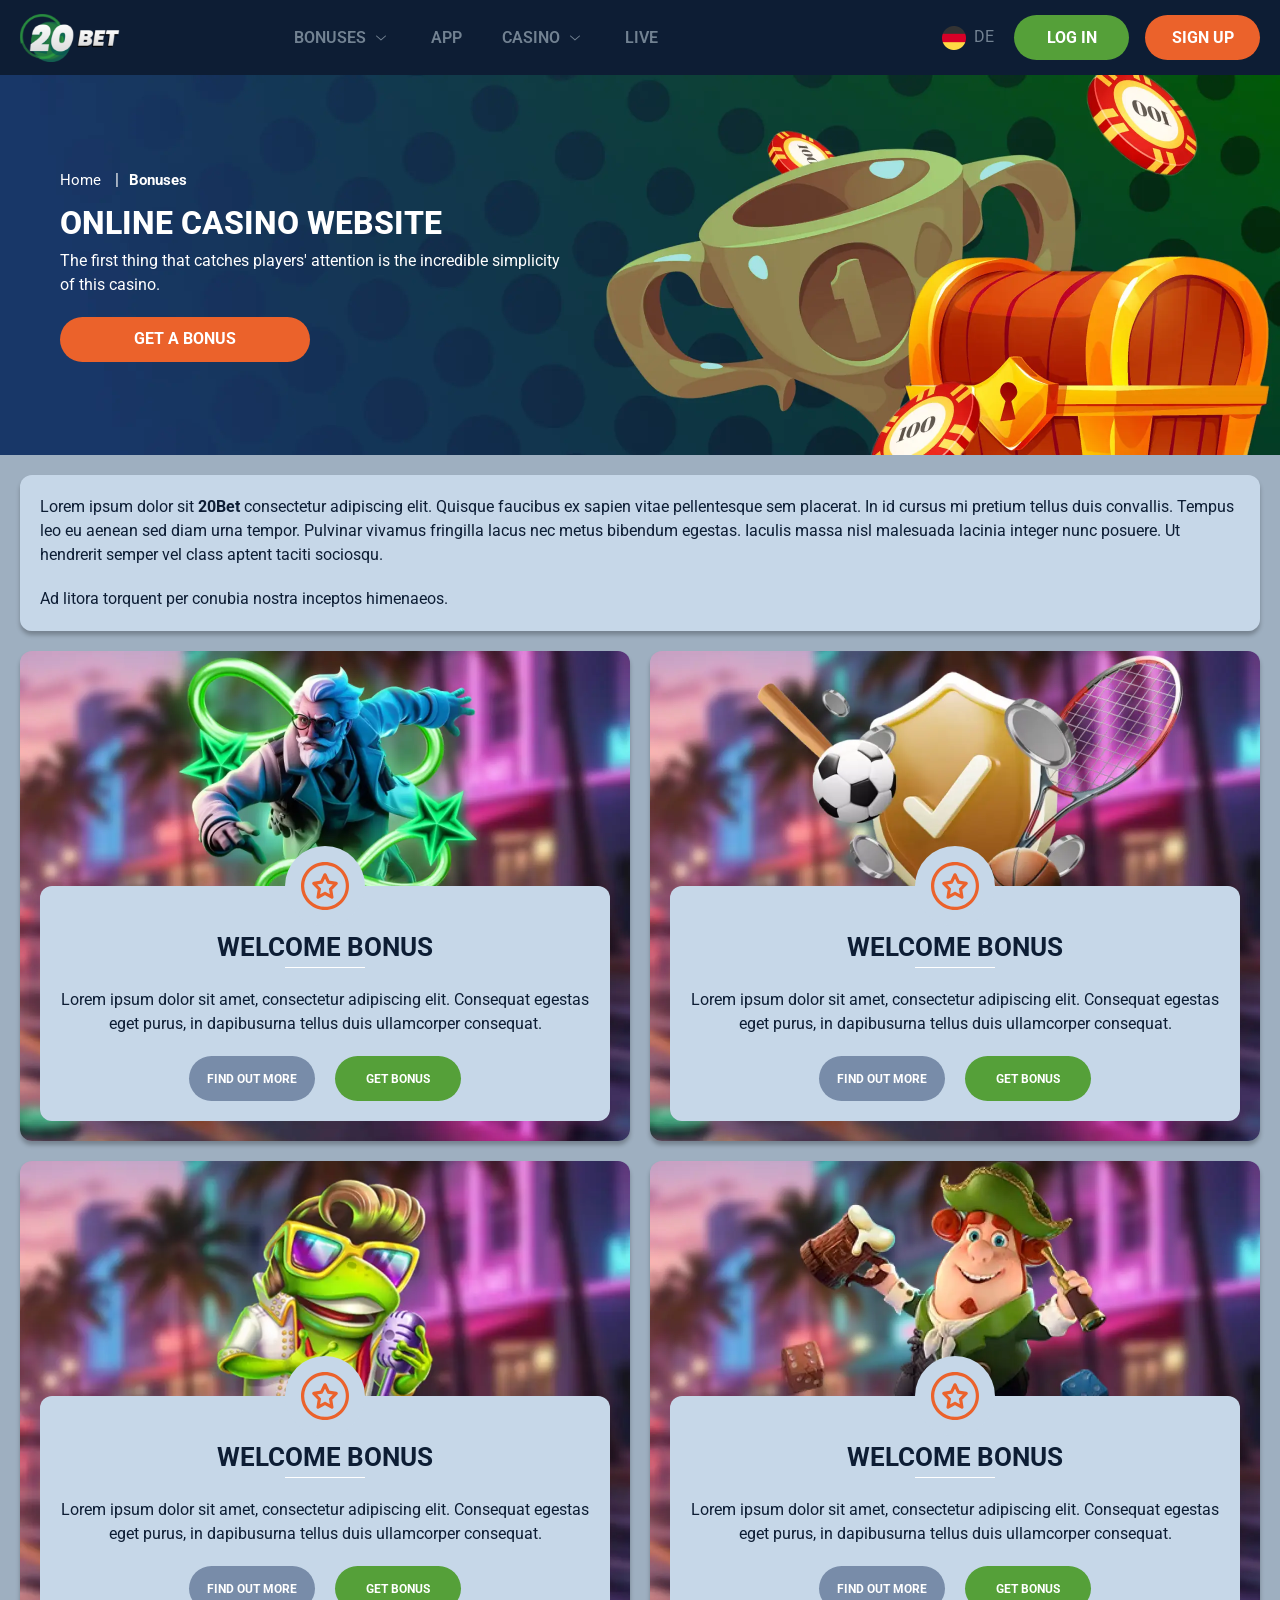
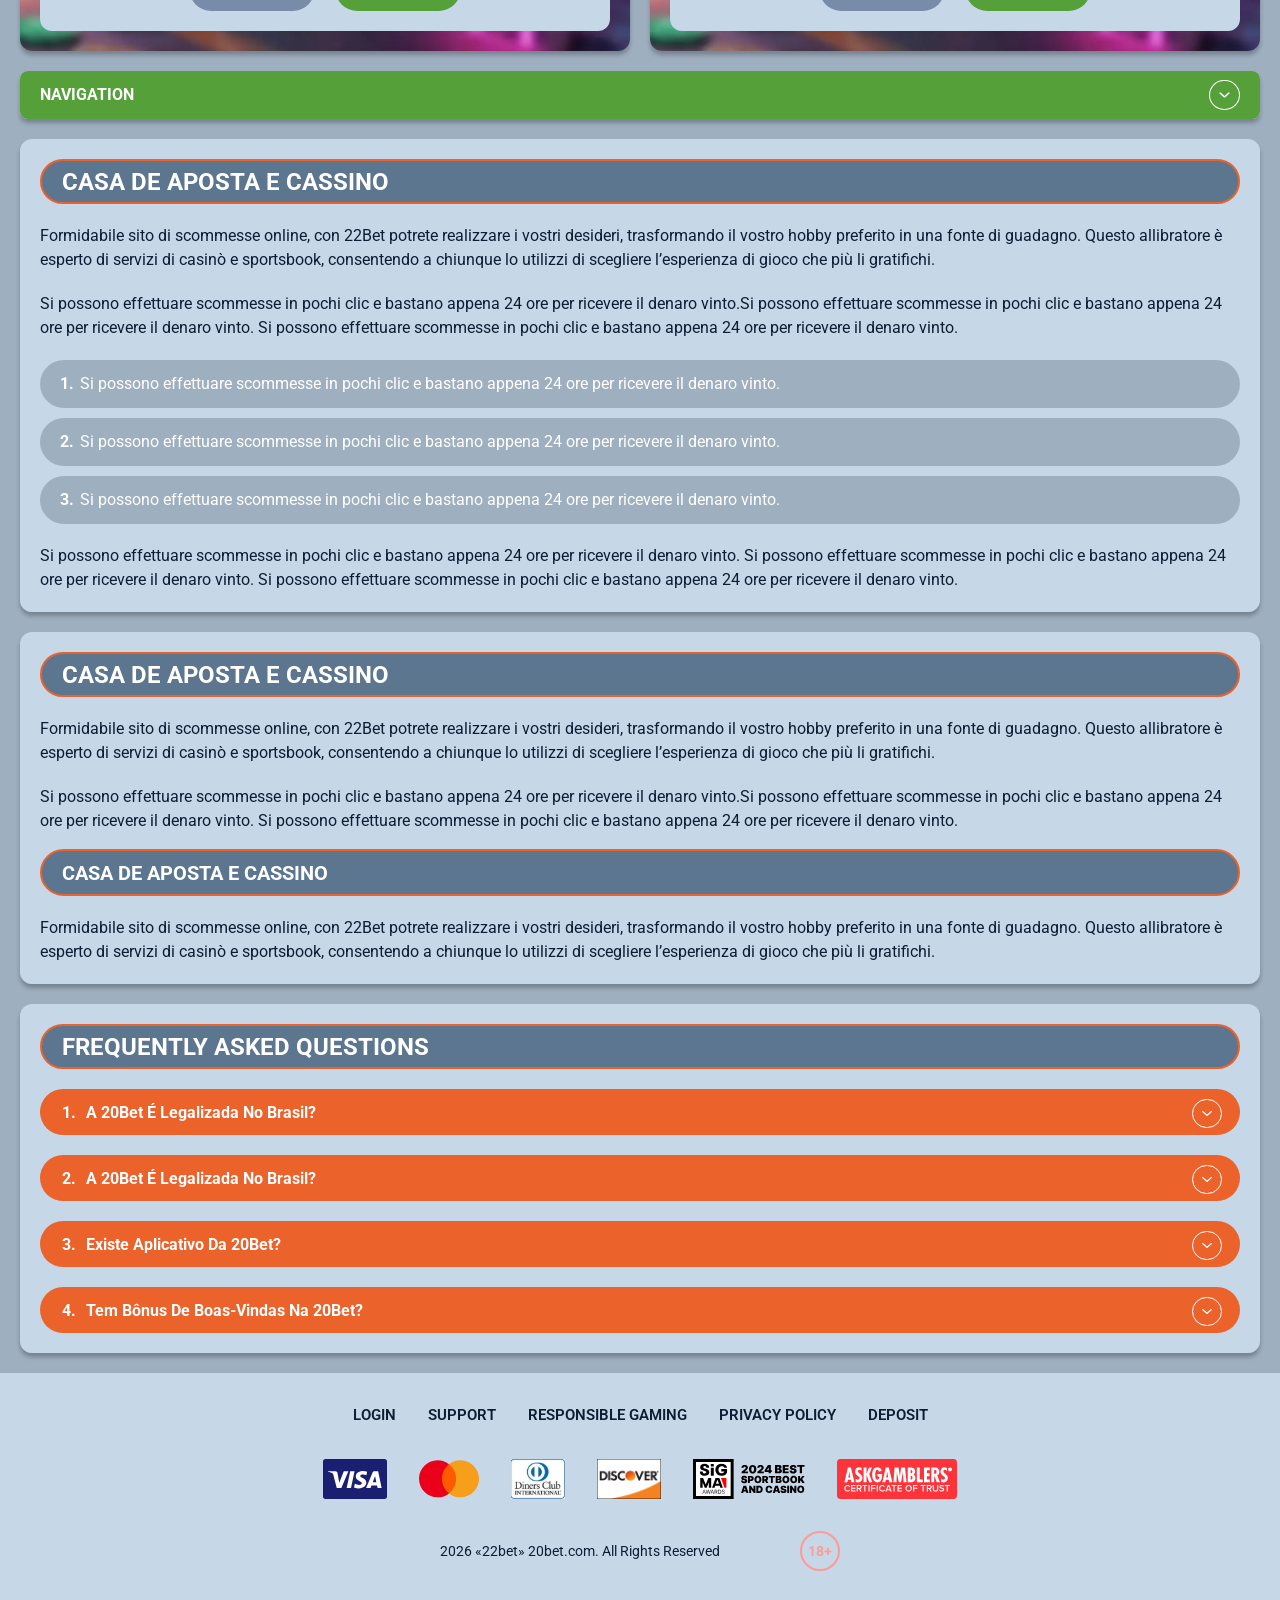
<file: bonus.html>
<!DOCTYPE html>
<html lang="de">
  <head>
    <meta charset="UTF-8" />
   
    <meta name="viewport" content="width=device-width, initial-scale=1.0" />
    <title>20Bet no</title>
    <meta name="description" content />
    <meta property="og:site_name" content />
    <meta property="og:title" content />
    <meta property="og:type" content="website" />
    <meta property="og:url" content />
    <meta property="og:image" content />
    <meta property="og:image:alt" content />
    <meta property="og:locale" content="de" />
    <meta property="og:description" content />
    <link rel="preconnect" href="https://fonts.googleapis.com" />
    <link rel="preconnect" href="https://fonts.gstatic.com" crossorigin="anonymous" />
    
   <link href="https://fonts.googleapis.com/css2?family=Open+Sans:ital,wght@0,300..800;1,300..800&display=swap" rel="stylesheet">
<link href="https://fonts.googleapis.com/css?family=Roboto+Condensed&display=swap" rel="stylesheet">
<link href="https://fonts.googleapis.com/css2?family=Roboto:ital,wght@0,100..900;1,100..900&display=swap" rel="stylesheet">
    <link rel="stylesheet" href="./css/reset.css" />
    <link rel="stylesheet" href="./css/main.css" />
    <link rel="stylesheet" href="./css/media.css"/>
    <link rel="icon" href="./images/Group.png" type="image/x-icon"/>
    <script
    src="https://code.jquery.com/jquery-3.6.1.min.js"
    integrity="sha256-o88AwQnZB+VDvE9tvIXrMQaPlFFSUTR+nldQm1LuPXQ="
    crossorigin="anonymous"
  ></script>
  </head>
  <body>
  <header class="header">
      <section class="content header__content">
        <a href="./index.html" class="logo header__logo"
          ><img src="./images/logo.svg" alt="logo" title
        /></a>
        <button class="header__btn-menu" >
          <svg width="16px" height="16px" viewBox="0 0 16 16" xmlns="http://www.w3.org/2000/svg">
              <rect y="0" width="16" height="3" rx="1.5"></rect>
              <rect y="6.5" width="16" height="3" rx="1.5"></rect>
              <rect y="13" width="16" height="3" rx="1.5"></rect>
            </svg>
        </button>

          <nav class="menu header__menu">
            <ul class="header__menu-list">
                
              <li class="">
              <div class="header__menu-wrapper">
                <div class="js-button-expander js-button-expander--menu" >
                <a href="./bonus.html" >
                <span>Bonuses</span>
              </a>
              </div>
              <div class="header__menu-wrap js-expand-content js-expand-content--menu">
                <ul >
                  <li>
                    <a href="./freeSpins.html">
                    <span>Free Spins</span>
                  </a></li>
                  <li><a href="./promoCode.html">
                    <span>Promo Code</span>
                  </a>
                </li>
                  <li><a href="./welcomeBonus.html">
                    <span>Welcome Bonus</span>
                  </a>
                </li>
                <li><a href="./vip.html">
                    <span>VIP</span>
                  </a>
                </li>
                </ul>
              </div>
              </div>
               <a href="./bonus.html" class="header__menu-item">
                <span>Bonuses</span>
              </a>
            </li>
              <li>
                <a href="./app.html">
                 App
                </a>
              </li>
              
              <li class="">
              <div class="header__menu-wrapper">
                <div class="js-button-expander js-button-expander--menu" >
                <a href="./casino.html" >
                <span> Casino</span>
              </a>
              </div>
              <div class="header__menu-wrap js-expand-content js-expand-content--menu">
                <ul >
                  <li>
                    <a href="./slots.html">
                    <span>Slots</span>
                  </a></li>
                 
                </ul>
              </div>
              </div>
               <a href="./casino.html" class="header__menu-item">
                <span>Casino</span>
              </a>
            </li>
               <li>
                <a href="./live.html">
               Live
                </a>
              </li>
              <li>
                    <a href="./freeSpins.html">
                    <span>Free Spins</span>
                  </a></li>
                  <li><a href="./promoCode.html">
                    <span>Promo Code</span>
                  </a>
                </li>
                  <li><a href="./welcomeBonus.html">
                    <span>Welcome Bonus</span>
                  </a>
                </li>
                <li><a href="./vip.html">
                    <span>VIP</span>
                  </a>
                </li>
             <li>
                    <a href="./slots.html">
                    <span>Slots</span>
                  </a></li>
             
             
            </ul>
            <div class="header__button header__button-menu " >
              <a href="#" class="button  button__login-menu">log in</a>
              <a href="#" class="button button__menu">sign up</a>
            </div>
           
          </nav>
          <a href="" class="header__flag">
                <span><img src="./images/flag.png" alt="flag" title /></span>
                <span>de</span>
              </a>
            <a href="#" class="button button__login">log in</a>
            <a href="#" class="button button__singup">sign up</a>
            <!-- <div id="clock" class="header__time">00:00</div> -->
            
      </section>
    </header>
     <main class="main home main-page">
        <section class=" hero hero__page">
           
            <div class="background ">
              <img src="./images/bonus/bg-bonus.webp" alt="hero" title />
              
            </div>
            <div class="hero__wrapper hero__wrapper-page">
              <div class="hero__data hero__data-bonus">
                <ul
                class="breadcrumbs "
                
              >
                <li
                  
                >
                  <a href="#" >
                    <span >Home</span></a
                  >
                 
                </li>
                <li
                  
                >
                  <a href="#" > <span >Bonuses</span></a>
                 
                </li>
              </ul>
                <h1 class="title general hero__title">
                  Online Casino Website
                </h1>
                 <p class="hero__text">The first thing that catches players' attention is the incredible simplicity of this casino.</p>
               
                <a href="#" class="button  hero__button ">Get a Bonus</a>
               
              </div>
             
            </div>
          </section>
      <section class="main__wrap main__wrap-page">
       
       <section class="content__wrapper content__wrapper-page">
        <section class="content article">
            <p>
             Lorem ipsum dolor sit <a href="#">20Bet</a> consectetur adipiscing elit. Quisque faucibus ex sapien vitae pellentesque sem placerat. In id cursus mi pretium tellus duis convallis. Tempus leo eu aenean sed diam urna tempor. Pulvinar vivamus fringilla lacus nec metus bibendum egestas. Iaculis massa nisl malesuada lacinia integer nunc posuere. Ut hendrerit semper vel class aptent taciti sociosqu.
            </p>
            <p>
             Ad litora torquent per conubia nostra inceptos himenaeos.
            </p>
          </section>
        
          <section class="content bonuses">
            <ul class="bonuses__list">
               <li class="  bonuses__item">
                 
                 <div class="images__wrap">
                   <div class="background bonuses__img">
                     <img src="./images/bonus/banner-bonus1.webp" alt="" title="">
                  </div>
                  <div class="bonuses__desc">
                     <div class="wrap">
                        <span class="bonuses__icon">
                          <img src="./images/bonus/bonus-icon.svg" alt="icon" title="">
                        </span>
                        <h2 class="title high bonuses__title">WELCOME BONUS </h2>
                        <div class="bonuses__text">
                           <p>Lorem ipsum dolor sit amet, consectetur adipiscing elit. Consequat egestas eget purus, in dapibusurna tellus duis ullamcorper consequat. </p>
                          </div>
                        
                     </div>
                     <div class="bonuses__buttons">
                      <a href="#" class="button bonuses__button">Find out more</a>
                      <a href="#" class="button bonuses__button">Get Bonus</a>
                   </div>
                  </div>
                 </div>
                  
               </li>
               <li class="bonuses__item">
                 <div class="images__wrap">
                  <div class="background bonuses__img">
                     <img src="./images/bonus/banner-bonus2.webp" alt="" title="">
                  </div>
                  <div class="bonuses__desc">
                     <div class="wrap">
                       <span class="bonuses__icon">
                          <img src="./images/bonus/bonus-icon.svg" alt="icon" title="">
                        </span>
                        <h2 class="title high bonuses__title">WELCOME BONUS </h2>
                        <div class="bonuses__text">
                            <p>Lorem ipsum dolor sit amet, consectetur adipiscing elit. Consequat egestas eget purus, in dapibusurna tellus duis ullamcorper consequat. </p> </div>
                        
                     </div>
                     <div class="bonuses__buttons">
                      <a href="#" class="button bonuses__button">Find out more</a>
                      <a href="#" class="button bonuses__button">Get Bonus</a>
                   </div>
                  </div>
                 </div>
               </li>
               <li class="bonuses__item">
                <div class="images__wrap">
                  <div class="background bonuses__img">
                     <img src="./images/bonus/banner-bonus3.webp" alt="" title="">
                  </div>
                  <div class="bonuses__desc">
                     <div class="wrap">
                        <span class="bonuses__icon">
                          <img src="./images/bonus/bonus-icon.svg" alt="icon" title="">
                        </span>
                        <h2 class="title high bonuses__title">WELCOME BONUS </h2>
                        <div class="bonuses__text">
                           <p>Lorem ipsum dolor sit amet, consectetur adipiscing elit. Consequat egestas eget purus, in dapibusurna tellus duis ullamcorper consequat. </p>
                        </div>
                       
                     </div>
                     <div class="bonuses__buttons">
                      <a href="#" class="button bonuses__button">Find out more</a>
                      <a href="#" class="button bonuses__button">Get Bonus</a>
                   </div>
                  </div>
                </div>
               </li>
                   <li class="bonuses__item">
                <div class="images__wrap">
                  <div class="background bonuses__img">
                     <img src="./images/bonus/banner-bonus4.webp" alt="" title="">
                  </div>
                  <div class="bonuses__desc">
                     <div class="wrap">
                        <span class="bonuses__icon">
                          <img src="./images/bonus/bonus-icon.svg" alt="icon" title="">
                        </span>
                        <h2 class="title high bonuses__title">WELCOME BONUS </h2>
                        <div class="bonuses__text">
                           <p>Lorem ipsum dolor sit amet, consectetur adipiscing elit. Consequat egestas eget purus, in dapibusurna tellus duis ullamcorper consequat. </p>
                        </div>
                       
                     </div>
                     <div class="bonuses__buttons">
                      <a href="#" class="button bonuses__button">Find out more</a>
                      <a href="#" class="button bonuses__button">Get Bonus</a>
                   </div>
                  </div>
                </div>
               </li>
             
               
            </ul>
         </section>
            <section class="content menu-review__content">
              

            
                <div class="menu__review-desk menu__review-content">Navigation</div>
                <ul class="menu__review menu__review-list">
                  <li><a href="#">Lorem ipsum dolor sit</a></li>
                    <li><a href="#">Amet consectetur adipiscing</a></li>
                      <li><a href="#">Quisque faucibus ex sapien vitae</a></li>
                        <li><a href="#">Ut hendrerit sempero</a></li>
                          <li><a href="#">Pulvinar vivamus fringilla</a></li>
                           <li><a href="#">Ad litora torquent per conubia</a></li>
                         
                          
                </ul>
             
          
          </section>
         
         <section class="content article">
            <h2 class="title high article__title">Casa de Aposta e Cassino</h2>
            
            <p>
             Formidabile sito di scommesse online, con 22Bet potrete realizzare i vostri desideri, trasformando il vostro hobby preferito in una fonte di guadagno. Questo allibratore è esperto di servizi di casinò e sportsbook, consentendo a chiunque lo utilizzi di scegliere l’esperienza di gioco che più li gratifichi.
            </p>
            <p>
             Si possono effettuare scommesse in pochi clic e bastano appena 24 ore per ricevere il denaro vinto.Si possono effettuare scommesse in pochi clic e bastano appena 24 ore per ricevere il denaro vinto. Si possono effettuare scommesse in pochi clic e bastano appena 24 ore per ricevere il denaro vinto.
            </p>
           <ol>
              <li>Si possono effettuare scommesse in pochi clic e bastano appena 24 ore per ricevere il denaro vinto.</li>
              <li>Si possono effettuare scommesse in pochi clic e bastano appena 24 ore per ricevere il denaro vinto.</li>
              <li>Si possono effettuare scommesse in pochi clic e bastano appena 24 ore per ricevere il denaro vinto.</li>
            </ol>
            <p>Si possono effettuare scommesse in pochi clic e bastano appena 24 ore per ricevere il denaro vinto. Si possono effettuare scommesse in pochi clic e bastano appena 24 ore per ricevere il denaro vinto. Si possono effettuare scommesse in pochi clic e bastano appena 24 ore per ricevere il denaro vinto.</p>
          </section>
           <section class="content article">
            <h2 class="title high article__title">Casa de Aposta e Cassino</h2>
            
            <p>
             Formidabile sito di scommesse online, con 22Bet potrete realizzare i vostri desideri, trasformando il vostro hobby preferito in una fonte di guadagno. Questo allibratore è esperto di servizi di casinò e sportsbook, consentendo a chiunque lo utilizzi di scegliere l’esperienza di gioco che più li gratifichi.
            </p>
            <p>
             Si possono effettuare scommesse in pochi clic e bastano appena 24 ore per ricevere il denaro vinto.Si possono effettuare scommesse in pochi clic e bastano appena 24 ore per ricevere il denaro vinto. Si possono effettuare scommesse in pochi clic e bastano appena 24 ore per ricevere il denaro vinto.
            </p>
          
            <h3>Casa de Aposta e Cassino</h3>
            <p>Formidabile sito di scommesse online, con 22Bet potrete realizzare i vostri desideri, trasformando il vostro hobby preferito in una fonte di guadagno. Questo allibratore è esperto di servizi di casinò e sportsbook, consentendo a chiunque lo utilizzi di scegliere l’esperienza di gioco che più li gratifichi.</p>
          </section>
        
           <section class="content faq">
            <h2 class="title high faq__title">Frequently Asked Questions</h2>
            <ul class="faq__list " >
              <li class="faq__item"  >
                <h3 class="title medium faq__subtitle js-button-expander js-button-expander--faq"  >A 20Bet é legalizada no Brasil?
                 </h3>
                <div  class="faq__answer js-expand-content js-expand-content--faq" >
                  <p  >
                    Sim, a casa de apostas tem licença emitida por Curaçao, que é reconhecida no Brasil e a permite atuar por aqui.
                  </p>
                </div>
              </li>
              <li class="faq__item"  >
                <h3 class="title medium faq__subtitle js-button-expander js-button-expander--faq"  >A 20Bet é legalizada no Brasil?</h3>
                <div class="faq__answer js-expand-content js-expand-content--faq" >
                  <p  >
                    Sim, a casa de apostas tem licença emitida por Curaçao, que é reconhecida no Brasil e a permite atuar por aqui.
                  </p>
                </div>
              </li> 
              <li class="faq__item"  >
                <h3 class="title medium faq__subtitle js-button-expander js-button-expander--faq"  >Existe aplicativo da 20Bet?</h3>
                <div class="faq__answer js-expand-content js-expand-content--faq" >
                  <p  >
                   Sim, disponível para sistemas operacionais iOS e Android.
                  </p>
                </div>
              </li> 
              <li class="faq__item"  >
                <h3 class="title medium faq__subtitle js-button-expander js-button-expander--faq"  >Tem bônus de boas-vindas na 20Bet?</h3>
                <div class="faq__answer js-expand-content js-expand-content--faq" >
                  <p  >
                   O pacote especial para novos usuários da 20Bet paga 100% sobre o primeiro depósito, com limite de 600 BRL.
                  </p>
                </div>
              </li> 
             
            </ul>
          </section>
          
        </section> 
        
       
        <div class=""  onclick="scrollToTop()">
          <button class="main__arrow" id="scrollToTopBtn"></button>
        </div> 
      </section>
    </main> 
  <footer class=" footer ">
      <section class="content footer__content">
        <ul class="footer__menu">
         <li><a href="./login.html">Login</a></li>
         <li><a href="./support.html">Support</a></li>
         <li><a href="./responsible.html">Responsible Gaming</a></li>
         <li><a href="./policy.html">Privacy Policy</a></li>
         <li><a href="./deposit.html">Deposit</a></li>
        </ul>
       
          <ul class="footer__cards-list">
           
            <li>
              <a href="#"
                ><img src="./images/visa.svg" alt="cardvisa" title
              /></a>
            </li>
            <li>
              <a href="#"
                ><img
                  src="./images/mastercard.svg"
                  alt="mastercard"
                  title
              /></a>
            </li>
            <li>
                <a href="#"
                  ><img src="./images/diners.svg" alt="diners" title
                /></a>
              </li>
              <li>
                <a href="#"
                  ><img src="./images/discover.svg" alt="discover" title
                /></a>
              </li>
              <li>
                <a href="#"
                  ><img src="./images/sigma.svg" alt="sigma" title
                /></a>
              </li>
              <li>
                <a href="#"
                  ><img src="./images/ask.svg" alt="ask" title
                /></a>
              </li>
            
          </ul>
       
        <div class="footer__wrapp">
          <div class="footer__text">
           
            <p>2026 «22bet» 20bet.com. All Rights Reserved
</p>
           
          </div>
          <div class="footer__age">
            <img src="./images/age.svg" alt="age" title />
          </div>
        </div>
      
      </section>
    </footer>
    
    <script src="./js/sidebar.js" defer></script>
    <script src="./js/expander.js" defer></script>
    <script src="./js/mobile-menu.js" defer></script>
    <!-- <script src="./js/clock.js" defer></script> -->
     <script src="./js/arrowUp.js" defer></script>
  </body>
</html>
</file>
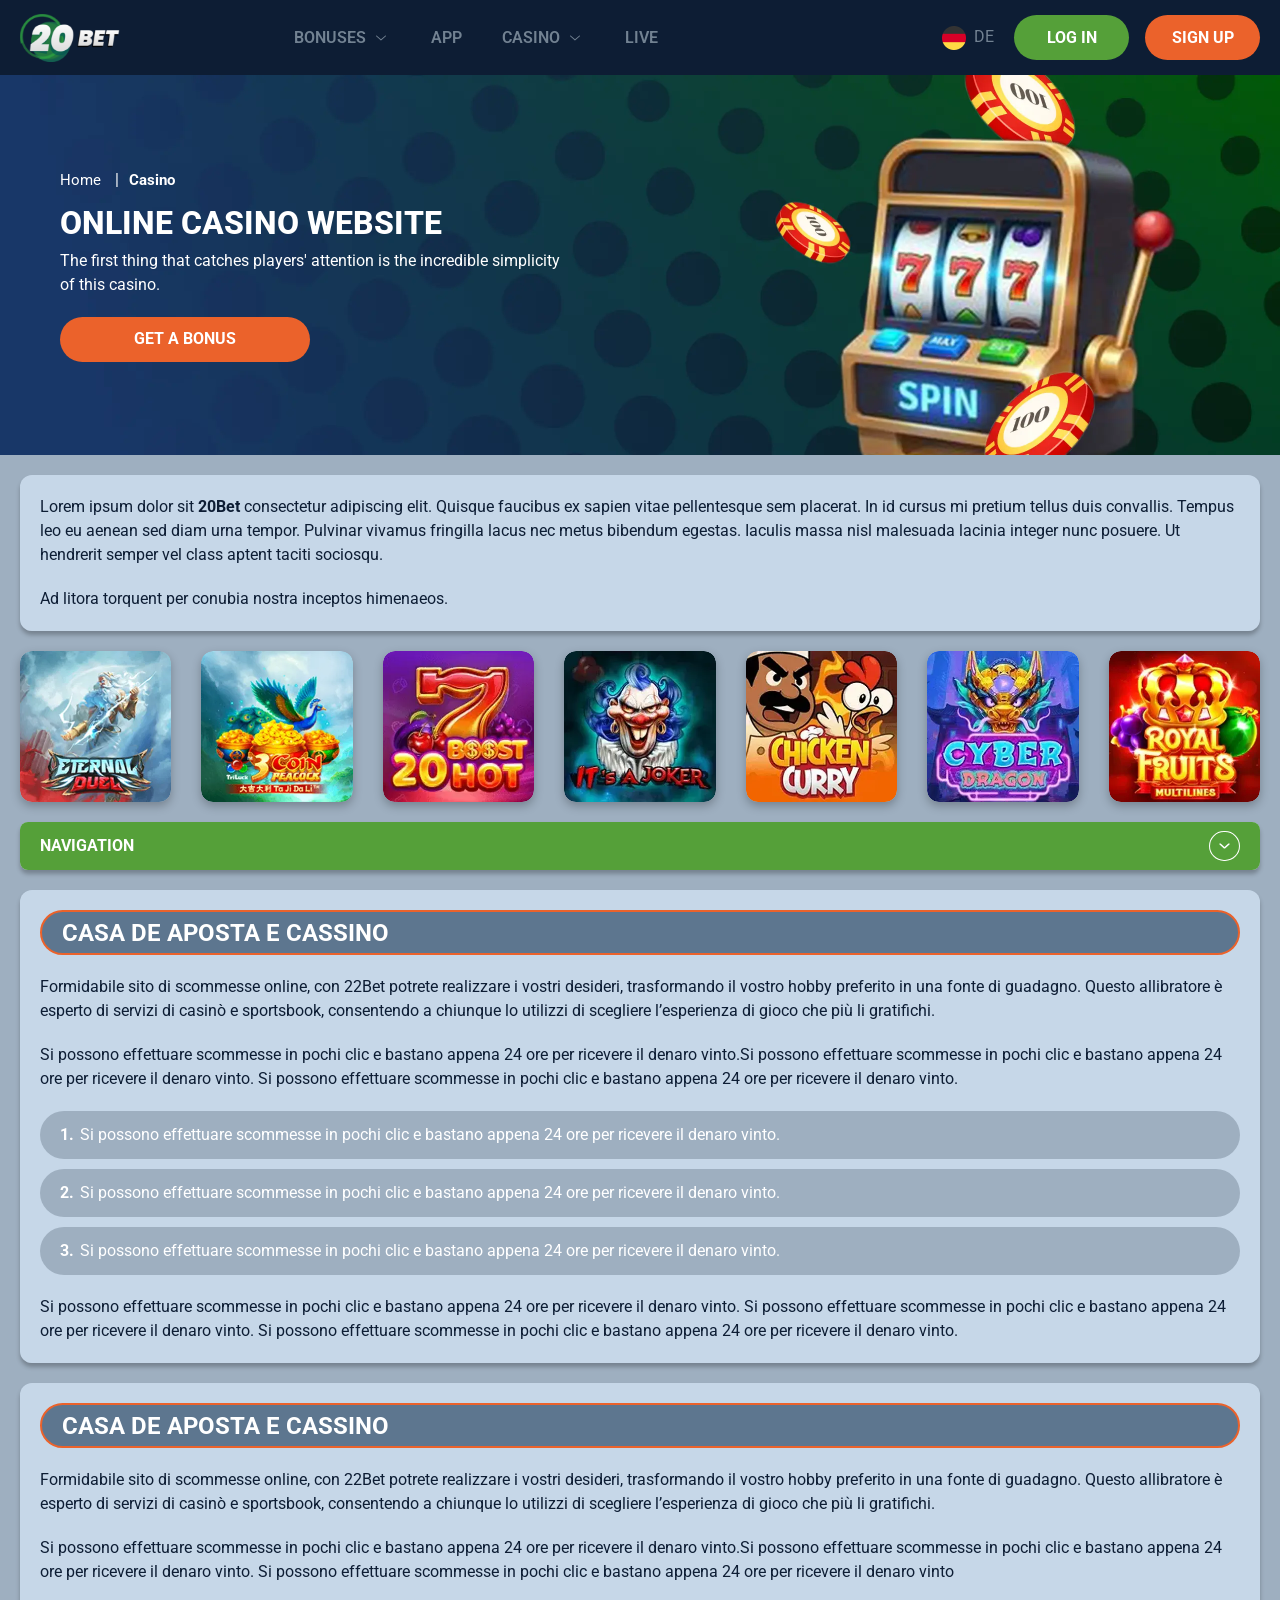
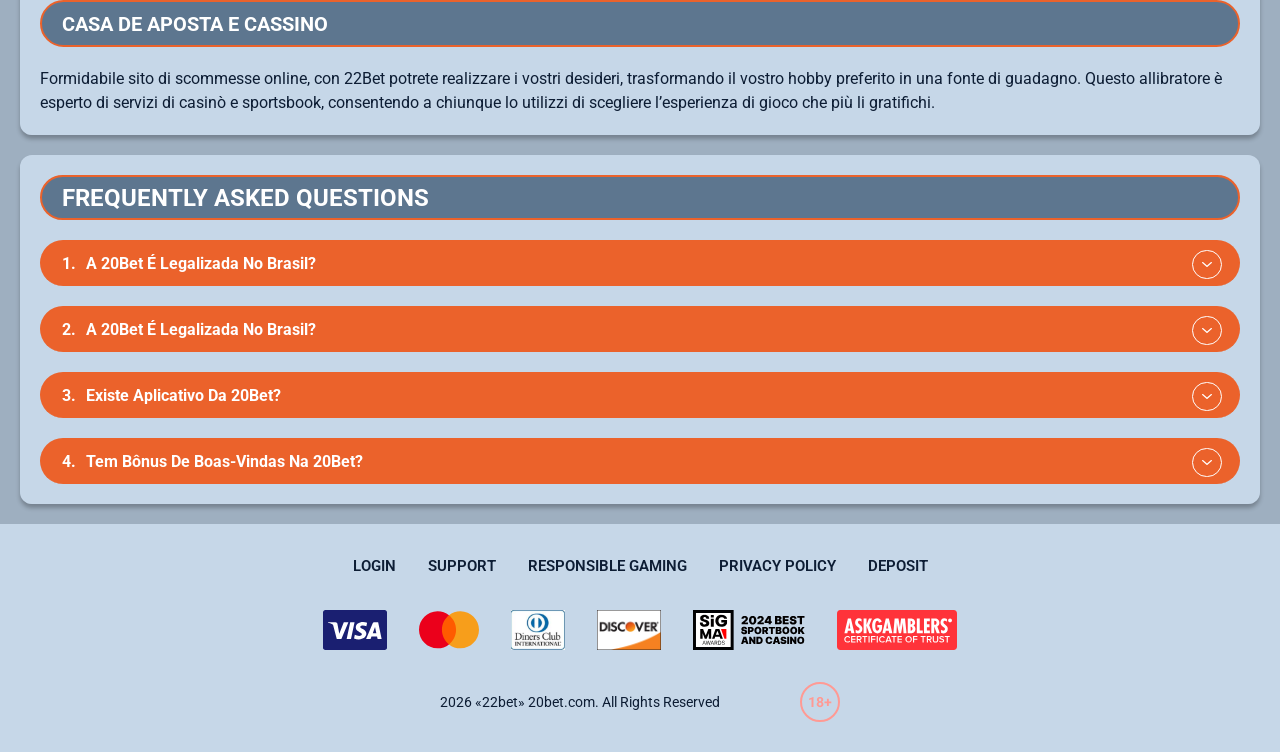
<file: casino.html>
<!DOCTYPE html>
<html lang="de">
  <head>
    <meta charset="UTF-8" />
   
    <meta name="viewport" content="width=device-width, initial-scale=1.0" />
    <title>20Bet </title>
    <meta name="description" content />
    <meta property="og:site_name" content />
    <meta property="og:title" content />
    <meta property="og:type" content="website" />
    <meta property="og:url" content />
    <meta property="og:image" content />
    <meta property="og:image:alt" content />
    <meta property="og:locale" content="de" />
    <meta property="og:description" content />
    <link rel="preconnect" href="https://fonts.googleapis.com" />
    <link rel="preconnect" href="https://fonts.gstatic.com" crossorigin="anonymous" />
   <link href="https://fonts.googleapis.com/css2?family=Open+Sans:ital,wght@0,300..800;1,300..800&display=swap" rel="stylesheet">
<link href="https://fonts.googleapis.com/css?family=Roboto+Condensed&display=swap" rel="stylesheet">
<link href="https://fonts.googleapis.com/css2?family=Roboto:ital,wght@0,100..900;1,100..900&display=swap" rel="stylesheet">
   <link rel="stylesheet" href="./css/reset.css" />
    <link rel="stylesheet" href="./css/main.css" />
    <link rel="stylesheet" href="./css/media.css"/>
    <link rel="icon" href="./images/Group.png" type="image/x-icon"/>
    <script
    src="https://code.jquery.com/jquery-3.6.1.min.js"
    integrity="sha256-o88AwQnZB+VDvE9tvIXrMQaPlFFSUTR+nldQm1LuPXQ="
    crossorigin="anonymous"
  ></script>
  </head>
  <body>
    <header class="header">
      <section class="content header__content">
        <a href="./index.html" class="logo header__logo"
          ><img src="./images/logo.svg" alt="logo" title
        /></a>
        <button class="header__btn-menu" >
          <svg width="16px" height="16px" viewBox="0 0 16 16" xmlns="http://www.w3.org/2000/svg">
              <rect y="0" width="16" height="3" rx="1.5"></rect>
              <rect y="6.5" width="16" height="3" rx="1.5"></rect>
              <rect y="13" width="16" height="3" rx="1.5"></rect>
            </svg>
        </button>

          <nav class="menu header__menu">
            <ul class="header__menu-list">
                
              <li class="">
              <div class="header__menu-wrapper">
                <div class="js-button-expander js-button-expander--menu" >
                <a href="./bonus.html" >
                <span>Bonuses</span>
              </a>
              </div>
              <div class="header__menu-wrap js-expand-content js-expand-content--menu">
                <ul >
                  <li>
                    <a href="./freeSpins.html">
                    <span>Free Spins</span>
                  </a></li>
                  <li><a href="./promoCode.html">
                    <span>Promo Code</span>
                  </a>
                </li>
                  <li><a href="./welcomeBonus.html">
                    <span>Welcome Bonus</span>
                  </a>
                </li>
                <li><a href="./vip.html">
                    <span>VIP</span>
                  </a>
                </li>
                </ul>
              </div>
              </div>
               <a href="./bonus.html" class="header__menu-item">
                <span>Bonuses</span>
              </a>
            </li>
              <li>
                <a href="./app.html">
                 App
                </a>
              </li>
              
              <li class="">
              <div class="header__menu-wrapper">
                <div class="js-button-expander js-button-expander--menu" >
                <a href="./casino.html" >
                <span> Casino</span>
              </a>
              </div>
              <div class="header__menu-wrap js-expand-content js-expand-content--menu">
                <ul >
                  <li>
                    <a href="./slots.html">
                    <span>Slots</span>
                  </a></li>
                 
                </ul>
              </div>
              </div>
               <a href="./bonus.html" class="header__menu-item">
                <span>Casino</span>
              </a>
            </li>
               <li>
                <a href="./live.html">
               Live
                </a>
              </li>
              <li>
                    <a href="./freeSpins.html">
                    <span>Free Spins</span>
                  </a></li>
                  <li><a href="./promoCode.html">
                    <span>Promo Code</span>
                  </a>
                </li>
                  <li><a href="./welcomeBonus.html">
                    <span>Welcome Bonus</span>
                  </a>
                </li>
                <li><a href="./vip.html">
                    <span>VIP</span>
                  </a>
                </li>
             <li>
                    <a href="./slots.html">
                    <span>Slots</span>
                  </a></li>
             
             
            </ul>
            <div class="header__button header__button-menu " >
              <a href="#" class="button  button__login-menu">log in</a>
              <a href="#" class="button button__menu">sign up</a>
            </div>
           
          </nav>
           <a href="" class="header__flag">
                <span><img src="./images/flag.png" alt="flag" title /></span>
                <span>de</span>
              </a>
            <a href="#" class="button button__login">log in</a>
            <a href="#" class="button button__singup">sign up</a>
            <!-- <div id="clock" class="header__time">00:00</div> -->
           
      </section>
    </header>
     <main class="main home main-page">
        <section class=" hero hero__page">
           
            <div class="background ">
              <img src="./images/casino/bg-casino.webp" alt="hero" title />
              
            </div>
            <div class="hero__wrapper hero__wrapper-page">
              <div class="hero__data hero__data-bonus">
                <ul
                class="breadcrumbs "
                
              >
                <li
                  
                >
                  <a href="#" >
                    <span >Home</span></a
                  >
                 
                </li>
                <li
                  
                >
                  <a href="#" > <span >Casino</span></a>
                 
                </li>
              </ul>
                <h1 class="title general hero__title">
                  Online Casino Website
                </h1>
                 <p class="hero__text">The first thing that catches players' attention is the incredible simplicity of this casino.</p>
               
                <a href="#" class="button  hero__button ">Get a Bonus</a>
               
              </div>
             
            </div>
          </section>
      <section class="main__wrap main__wrap-page">
       
       <section class="content__wrapper content__wrapper-page">

         
        
       
          <section class="content article">
            <p>
             Lorem ipsum dolor sit <a href="#">20Bet</a> consectetur adipiscing elit. Quisque faucibus ex sapien vitae pellentesque sem placerat. In id cursus mi pretium tellus duis convallis. Tempus leo eu aenean sed diam urna tempor. Pulvinar vivamus fringilla lacus nec metus bibendum egestas. Iaculis massa nisl malesuada lacinia integer nunc posuere. Ut hendrerit semper vel class aptent taciti sociosqu.
            </p>
            <p>
             Ad litora torquent per conubia nostra inceptos himenaeos.
            </p>
          </section>
               <section class="content casino">
           
              <ul class="casino__list ">
                <li class="casino__item">
                    <div class="casino__wrapper">
                      <img class="casino__img" src="./images/casino/card-casino1.webp" alt="" title>
                    <div class="casino__hover casino__hover-live">
                        
                        <div class="casino-box">
                            
                        <a href="#" class="button  casino__buttons"><img src="./images/card-button.svg" alt="" title></a>
                        </div>
                    </div>
                    </div>
                    
                </li>
                <li class="casino__item">
                  <div class="casino__wrapper">
                    <img class="casino__img" src="./images/casino/card-casino2.webp" alt="" title>
                <div class="casino__hover casino__hover-live">
                      
                        <div class="casino-box">
                            
                        <a href="#" class="button  casino__buttons"><img src="./images/card-button.svg" alt="" title></a>
                        </div>
                    </div>
                  </div>
                 
              </li>
              <li class="casino__item">
                <div class="casino__wrapper">
                  <img class="casino__img" src="./images/casino/card-casino3.webp" alt="" title>
               <div class="casino__hover casino__hover-live">
                        
                        <div class="casino-box">
                            
                        <a href="#" class="button  casino__buttons"><img src="./images/card-button.svg" alt="" title></a>
                        </div>
                    </div>
               
            </li>
             <li class="casino__item">
                <div class="casino__wrapper">
                  <img class="casino__img" src="./images/casino/card-casino4.webp" alt="" title>
               <div class="casino__hover casino__hover-live">
                        
                        <div class="casino-box">
                            
                        <a href="#" class="button  casino__buttons"><img src="./images/card-button.svg" alt="" title></a>
                        </div>
                    </div>
               
            </li>
             <li class="casino__item">
                <div class="casino__wrapper">
                  <img class="casino__img" src="./images/casino/card-casino5.webp" alt="" title>
               <div class="casino__hover casino__hover-live">
                        
                        <div class="casino-box">
                            
                        <a href="#" class="button  casino__buttons"><img src="./images/card-button.svg" alt="" title></a>
                        </div>
                    </div>
               
            </li>
             <li class="casino__item">
                <div class="casino__wrapper">
                  <img class="casino__img" src="./images/casino/card-casino6.webp" alt="" title>
               <div class="casino__hover casino__hover-live">
                        
                        <div class="casino-box">
                            
                        <a href="#" class="button  casino__buttons"><img src="./images/card-button.svg" alt="" title></a>
                        </div>
                    </div>
               
            </li>
             <li class="casino__item">
                <div class="casino__wrapper">
                  <img class="casino__img" src="./images/casino/card-casino7.webp" alt="" title>
               <div class="casino__hover casino__hover-live">
                        
                        <div class="casino-box">
                            
                        <a href="#" class="button  casino__buttons"><img src="./images/card-button.svg" alt="" title></a>
                        </div>
                    </div>
               
            </li>
             
             
             
             
    
      

              </ul>
         </section>
             
        
        
       <section class="content menu-review__content">
              

            
                <div class="menu__review-desk menu__review-content">Navigation</div>
                <ul class="menu__review menu__review-list">
                  <li><a href="#">Lorem ipsum dolor sit</a></li>
                    <li><a href="#">Amet consectetur adipiscing</a></li>
                      <li><a href="#">Quisque faucibus ex sapien vitae</a></li>
                        <li><a href="#">Ut hendrerit sempero</a></li>
                          <li><a href="#">Pulvinar vivamus fringilla</a></li>
                           <li><a href="#">Ad litora torquent per conubia</a></li>
                         
                          
                </ul>
             
          
          </section>
          
        
          <section class="content article">
            <h2 class="title high article__title">Casa de Aposta e Cassino</h2>
             
            <p>
             Formidabile sito di scommesse online, con 22Bet potrete realizzare i vostri desideri, trasformando il vostro hobby preferito in una fonte di guadagno. Questo allibratore è esperto di servizi di casinò e sportsbook, consentendo a chiunque lo utilizzi di scegliere l’esperienza di gioco che più li gratifichi.
            </p>
            <p>
             Si possono effettuare scommesse in pochi clic e bastano appena 24 ore per ricevere il denaro vinto.Si possono effettuare scommesse in pochi clic e bastano appena 24 ore per ricevere il denaro vinto. Si possono effettuare scommesse in pochi clic e bastano appena 24 ore per ricevere il denaro vinto.
            </p>
           <ol>
              <li>Si possono effettuare scommesse in pochi clic e bastano appena 24 ore per ricevere il denaro vinto.</li>
              <li>Si possono effettuare scommesse in pochi clic e bastano appena 24 ore per ricevere il denaro vinto.</li>
              <li>Si possono effettuare scommesse in pochi clic e bastano appena 24 ore per ricevere il denaro vinto.</li>
            </ol>
            <p>Si possono effettuare scommesse in pochi clic e bastano appena 24 ore per ricevere il denaro vinto. Si possono effettuare scommesse in pochi clic e bastano appena 24 ore per ricevere il denaro vinto. Si possono effettuare scommesse in pochi clic e bastano appena 24 ore per ricevere il denaro vinto.</p>
          </section>
         
         
           <section class="content article">
            <h2 class="title high article__title">Casa de Aposta e Cassino</h2>
            <p>Formidabile sito di scommesse online, con 22Bet potrete realizzare i vostri desideri, trasformando il vostro hobby preferito in una fonte di guadagno. Questo allibratore è esperto di servizi di casinò e sportsbook, consentendo a chiunque lo utilizzi di scegliere l’esperienza di gioco che più li gratifichi.</p>
            <p>Si possono effettuare scommesse in pochi clic e bastano appena 24 ore per ricevere il denaro vinto.Si possono effettuare scommesse in pochi clic e bastano appena 24 ore per ricevere il denaro vinto. Si possono effettuare scommesse in pochi clic e bastano appena 24 ore per ricevere il denaro vinto</p>
            <h3>Casa de Aposta e Cassino</h3>
            <p>Formidabile sito di scommesse online, con 22Bet potrete realizzare i vostri desideri, trasformando il vostro hobby preferito in una fonte di guadagno. Questo allibratore è esperto di servizi di casinò e sportsbook, consentendo a chiunque lo utilizzi di scegliere l’esperienza di gioco che più li gratifichi.</p>
           </section>

          <section class="content faq">
            <h2 class="title high faq__title">Frequently Asked Questions</h2>
            <ul class="faq__list " >
              <li class="faq__item"  >
                <h3 class="title medium faq__subtitle js-button-expander js-button-expander--faq"  >A 20Bet é legalizada no Brasil?
                 </h3>
                <div  class="faq__answer js-expand-content js-expand-content--faq" >
                  <p  >
                    Sim, a casa de apostas tem licença emitida por Curaçao, que é reconhecida no Brasil e a permite atuar por aqui.
                  </p>
                </div>
              </li>
              <li class="faq__item"  >
                <h3 class="title medium faq__subtitle js-button-expander js-button-expander--faq"  >A 20Bet é legalizada no Brasil?</h3>
                <div class="faq__answer js-expand-content js-expand-content--faq" >
                  <p  >
                    Sim, a casa de apostas tem licença emitida por Curaçao, que é reconhecida no Brasil e a permite atuar por aqui.
                  </p>
                </div>
              </li> 
              <li class="faq__item"  >
                <h3 class="title medium faq__subtitle js-button-expander js-button-expander--faq"  >Existe aplicativo da 20Bet?</h3>
                <div class="faq__answer js-expand-content js-expand-content--faq" >
                  <p  >
                   Sim, disponível para sistemas operacionais iOS e Android.
                  </p>
                </div>
              </li> 
              <li class="faq__item"  >
                <h3 class="title medium faq__subtitle js-button-expander js-button-expander--faq"  >Tem bônus de boas-vindas na 20Bet?</h3>
                <div class="faq__answer js-expand-content js-expand-content--faq" >
                  <p  >
                   O pacote especial para novos usuários da 20Bet paga 100% sobre o primeiro depósito, com limite de 600 BRL.
                  </p>
                </div>
              </li> 
             
            </ul>
          </section>
          
        </section> 
      
        <div class=""  onclick="scrollToTop()">
          <button class="main__arrow" id="scrollToTopBtn"></button>
        </div> 
        
      </section>
    </main> 
       <footer class=" footer ">
      <section class="content footer__content">
        <ul class="footer__menu">
         <li><a href="./login.html">Login</a></li>
         <li><a href="./support.html">Support</a></li>
         <li><a href="./responsible.html">Responsible Gaming</a></li>
         <li><a href="./policy.html">Privacy Policy</a></li>
         <li><a href="./deposit.html">Deposit</a></li>
        </ul>
       
          <ul class="footer__cards-list">
           
            <li>
              <a href="#"
                ><img src="./images/visa.svg" alt="cardvisa" title
              /></a>
            </li>
            <li>
              <a href="#"
                ><img
                  src="./images/mastercard.svg"
                  alt="mastercard"
                  title
              /></a>
            </li>
            <li>
                <a href="#"
                  ><img src="./images/diners.svg" alt="diners" title
                /></a>
              </li>
              <li>
                <a href="#"
                  ><img src="./images/discover.svg" alt="discover" title
                /></a>
              </li>
              <li>
                <a href="#"
                  ><img src="./images/sigma.svg" alt="sigma" title
                /></a>
              </li>
              <li>
                <a href="#"
                  ><img src="./images/ask.svg" alt="ask" title
                /></a>
              </li>
            
          </ul>
       
        <div class="footer__wrapp">
          <div class="footer__text">
           
            <p>2026 «22bet» 20bet.com. All Rights Reserved
</p>
           
          </div>
          <div class="footer__age">
            <img src="./images/age.svg" alt="age" title />
          </div>
        </div>
      
      </section>
    </footer>
    <script src="./js/arrowUp.js" defer></script>
    <script src="./js/sidebar.js" defer></script>
    <script src="./js/expander.js" defer></script>
    <script src="./js/mobile-menu.js" defer></script>
    <!-- <script src="./js/clock.js" defer></script> -->
  </body>
</html>
</file>
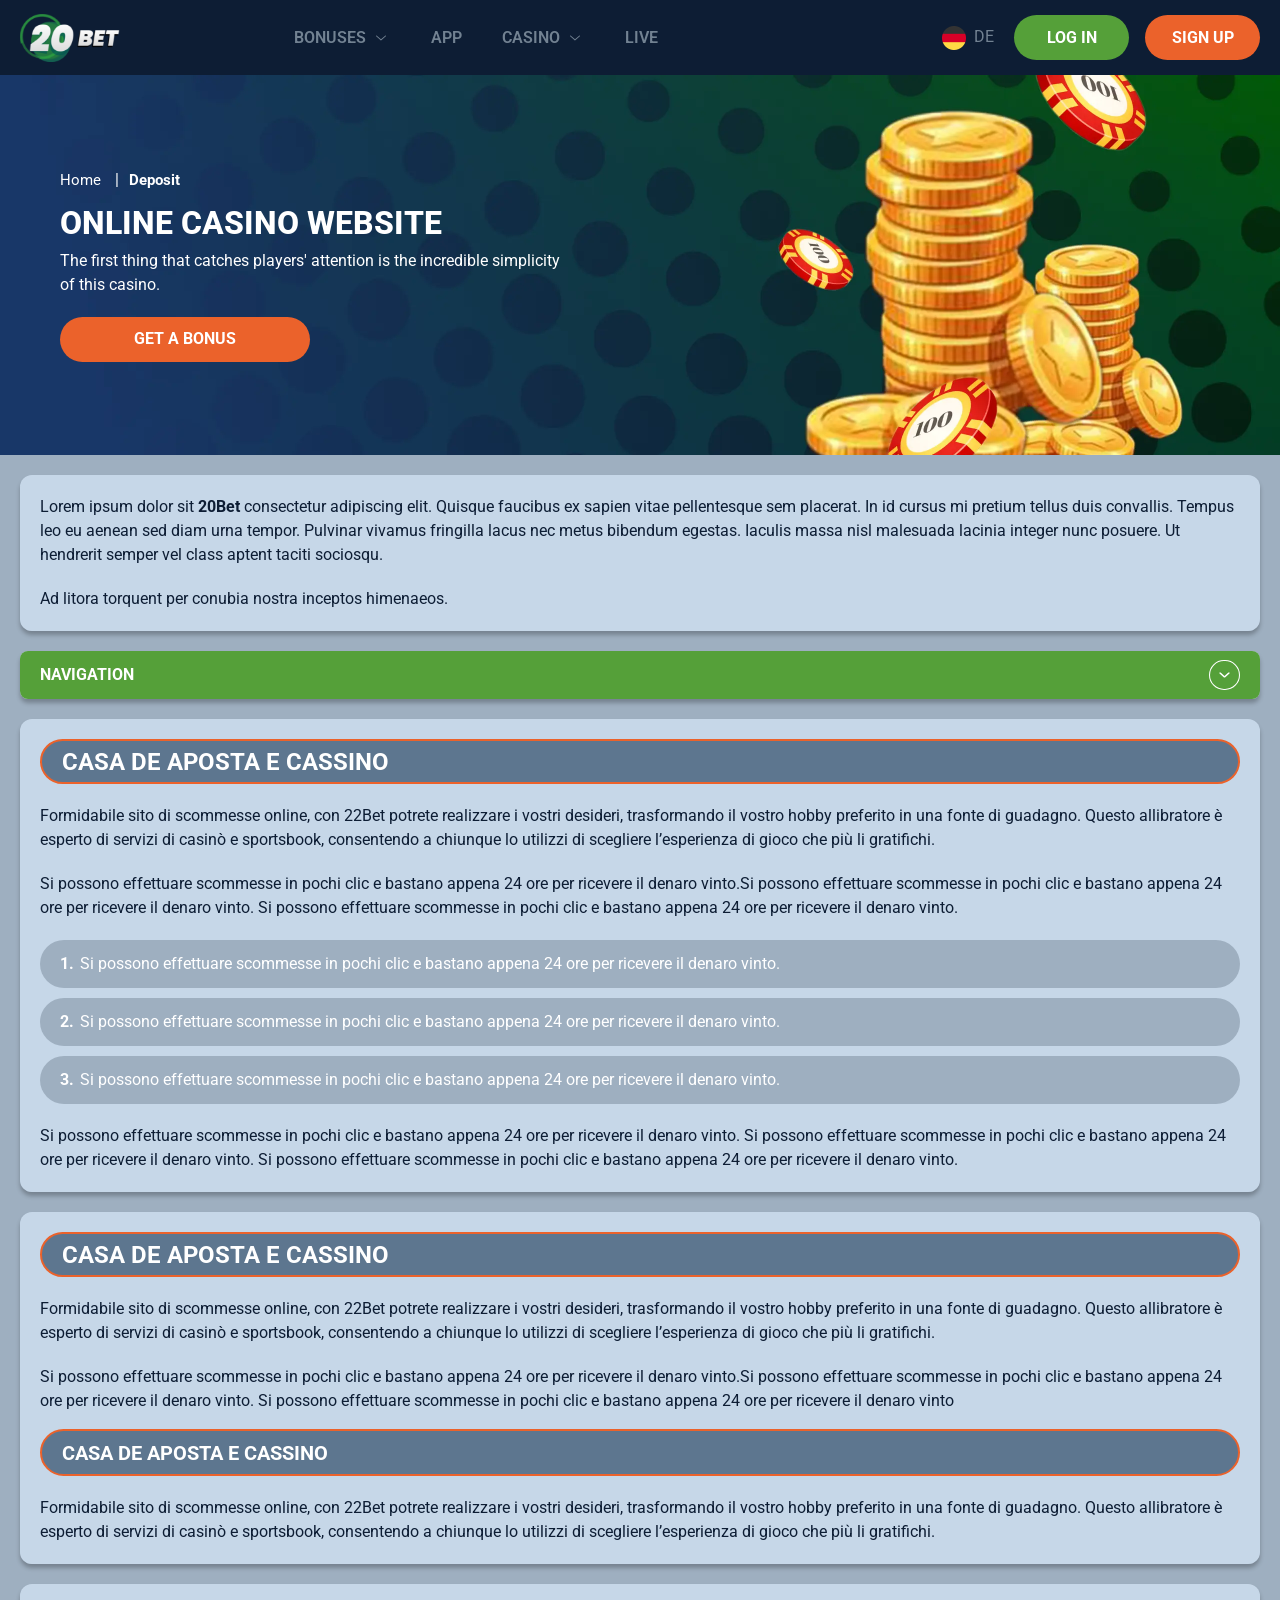
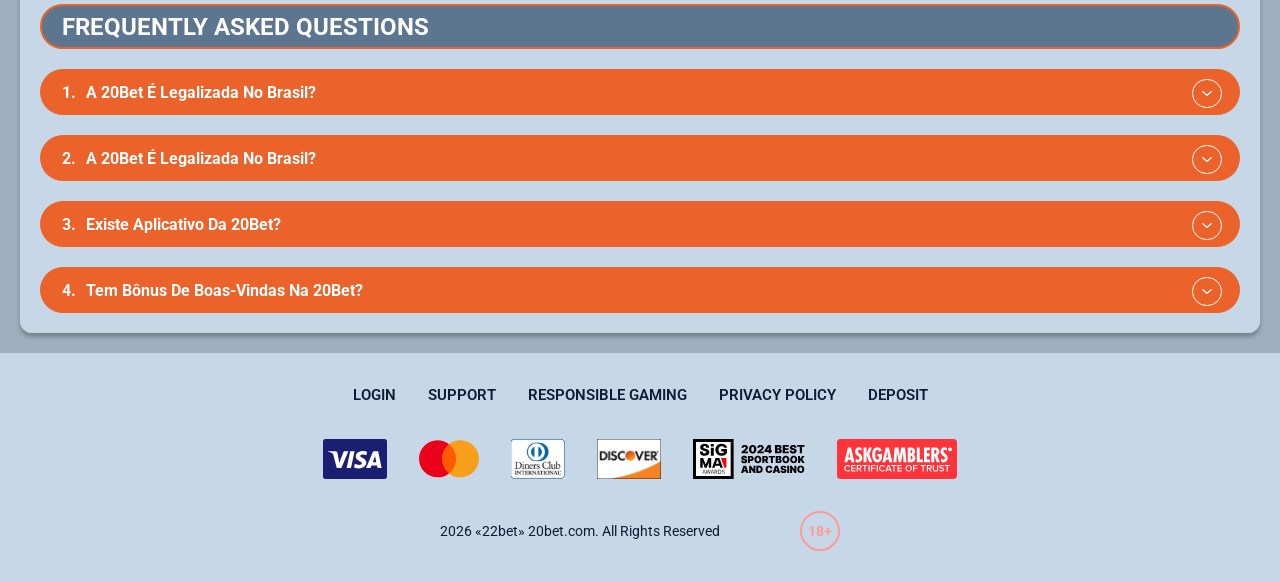
<file: deposit.html>
<!DOCTYPE html>
<html lang="de">
  <head>
    <meta charset="UTF-8" />
   
    <meta name="viewport" content="width=device-width, initial-scale=1.0" />
    <title>20Bet </title>
    <meta name="description" content />
    <meta property="og:site_name" content />
    <meta property="og:title" content />
    <meta property="og:type" content="website" />
    <meta property="og:url" content />
    <meta property="og:image" content />
    <meta property="og:image:alt" content />
    <meta property="og:locale" content="de" />
    <meta property="og:description" content />
    <link rel="preconnect" href="https://fonts.googleapis.com" />
    <link rel="preconnect" href="https://fonts.gstatic.com" crossorigin="anonymous" />
   <link href="https://fonts.googleapis.com/css2?family=Open+Sans:ital,wght@0,300..800;1,300..800&display=swap" rel="stylesheet">
<link href="https://fonts.googleapis.com/css?family=Roboto+Condensed&display=swap" rel="stylesheet">
<link href="https://fonts.googleapis.com/css2?family=Roboto:ital,wght@0,100..900;1,100..900&display=swap" rel="stylesheet">
   <link rel="stylesheet" href="./css/reset.css" />
    <link rel="stylesheet" href="./css/main.css" />
    <link rel="stylesheet" href="./css/media.css"/>
    <link rel="icon" href="./images/Group.png" type="image/x-icon"/>
    <script
    src="https://code.jquery.com/jquery-3.6.1.min.js"
    integrity="sha256-o88AwQnZB+VDvE9tvIXrMQaPlFFSUTR+nldQm1LuPXQ="
    crossorigin="anonymous"
  ></script>
  </head>
  <body>
    <header class="header">
      <section class="content header__content">
        <a href="./index.html" class="logo header__logo"
          ><img src="./images/logo.svg" alt="logo" title
        /></a>
        <button class="header__btn-menu" >
          <svg width="16px" height="16px" viewBox="0 0 16 16" xmlns="http://www.w3.org/2000/svg">
              <rect y="0" width="16" height="3" rx="1.5"></rect>
              <rect y="6.5" width="16" height="3" rx="1.5"></rect>
              <rect y="13" width="16" height="3" rx="1.5"></rect>
            </svg>
        </button>

          <nav class="menu header__menu">
            <ul class="header__menu-list">
                
              <li class="">
              <div class="header__menu-wrapper">
                <div class="js-button-expander js-button-expander--menu" >
                <a href="./bonus.html" >
                <span>Bonuses</span>
              </a>
              </div>
              <div class="header__menu-wrap js-expand-content js-expand-content--menu">
                <ul >
                  <li>
                    <a href="./freeSpins.html">
                    <span>Free Spins</span>
                  </a></li>
                  <li><a href="./promoCode.html">
                    <span>Promo Code</span>
                  </a>
                </li>
                  <li><a href="./welcomeBonus.html">
                    <span>Welcome Bonus</span>
                  </a>
                </li>
                <li><a href="./vip.html">
                    <span>VIP</span>
                  </a>
                </li>
                </ul>
              </div>
              </div>
               <a href="./bonus.html" class="header__menu-item">
                <span>Bonuses</span>
              </a>
            </li>
              <li>
                <a href="./app.html">
                 App
                </a>
              </li>
              
              <li class="">
              <div class="header__menu-wrapper">
                <div class="js-button-expander js-button-expander--menu" >
                <a href="./casino.html" >
                <span> Casino</span>
              </a>
              </div>
              <div class="header__menu-wrap js-expand-content js-expand-content--menu">
                <ul >
                  <li>
                    <a href="./slots.html">
                    <span>Slots</span>
                  </a></li>
                 
                </ul>
              </div>
              </div>
               <a href="./casino.html" class="header__menu-item">
                <span>Casino</span>
              </a>
            </li>
               <li>
                <a href="./live.html">
               Live
                </a>
              </li>
              <li>
                    <a href="./freeSpins.html">
                    <span>Free Spins</span>
                  </a></li>
                  <li><a href="./promoCode.html">
                    <span>Promo Code</span>
                  </a>
                </li>
                  <li><a href="./welcomeBonus.html">
                    <span>Welcome Bonus</span>
                  </a>
                </li>
                <li><a href="./vip.html">
                    <span>VIP</span>
                  </a>
                </li>
             <li>
                    <a href="./slots.html">
                    <span>Slots</span>
                  </a></li>
             
             
            </ul>
            <div class="header__button header__button-menu " >
              <a href="#" class="button  button__login-menu">log in</a>
              <a href="#" class="button button__menu">sign up</a>
            </div>
           
          </nav>
           <a href="" class="header__flag">
                <span><img src="./images/flag.png" alt="flag" title /></span>
                <span>de</span>
              </a>
            <a href="#" class="button button__login">log in</a>
            <a href="#" class="button button__singup">sign up</a>
            <!-- <div id="clock" class="header__time">00:00</div> -->
           
      </section>
    </header>
     <main class="main home main-page">
        <section class=" hero hero__page">
           
            <div class="background ">
              <img src="./images/layout-images/bg-deposit.webp" alt="hero" title />
              
            </div>
            <div class="hero__wrapper hero__wrapper-page">
              <div class="hero__data hero__data-bonus">
                <ul
                class="breadcrumbs "
                
              >
                <li
                  
                >
                  <a href="#" >
                    <span >Home</span></a
                  >
                 
                </li>
                <li
                  
                >
                  <a href="#" > <span >Deposit</span></a>
                 
                </li>
              </ul>
                <h1 class="title general hero__title">
                  Online Casino Website
                </h1>
                 <p class="hero__text">The first thing that catches players' attention is the incredible simplicity of this casino.</p>
               
                <a href="#" class="button  hero__button ">Get a Bonus</a>
               
              </div>
             
            </div>
          </section>
      <section class="main__wrap main__wrap-page">
       
       <section class="content__wrapper content__wrapper-page">

         
        
       
          <section class="content article">
            <p>
             Lorem ipsum dolor sit <a href="#">20Bet</a> consectetur adipiscing elit. Quisque faucibus ex sapien vitae pellentesque sem placerat. In id cursus mi pretium tellus duis convallis. Tempus leo eu aenean sed diam urna tempor. Pulvinar vivamus fringilla lacus nec metus bibendum egestas. Iaculis massa nisl malesuada lacinia integer nunc posuere. Ut hendrerit semper vel class aptent taciti sociosqu.
            </p>
            <p>
             Ad litora torquent per conubia nostra inceptos himenaeos.
            </p>
          </section>
         
               <section class="content menu-review__content">
              

            
                <div class="menu__review-desk menu__review-content">Navigation</div>
                <ul class="menu__review menu__review-list">
                  <li><a href="#">Lorem ipsum dolor sit</a></li>
                    <li><a href="#">Amet consectetur adipiscing</a></li>
                      <li><a href="#">Quisque faucibus ex sapien vitae</a></li>
                        <li><a href="#">Ut hendrerit sempero</a></li>
                          <li><a href="#">Pulvinar vivamus fringilla</a></li>
                           <li><a href="#">Ad litora torquent per conubia</a></li>
                         
                          
                </ul>
             
          
          </section>
          
        
          <section class="content article">
            <h2 class="title high article__title">Casa de Aposta e Cassino</h2>
             
            <p>
             Formidabile sito di scommesse online, con 22Bet potrete realizzare i vostri desideri, trasformando il vostro hobby preferito in una fonte di guadagno. Questo allibratore è esperto di servizi di casinò e sportsbook, consentendo a chiunque lo utilizzi di scegliere l’esperienza di gioco che più li gratifichi.
            </p>
            <p>
             Si possono effettuare scommesse in pochi clic e bastano appena 24 ore per ricevere il denaro vinto.Si possono effettuare scommesse in pochi clic e bastano appena 24 ore per ricevere il denaro vinto. Si possono effettuare scommesse in pochi clic e bastano appena 24 ore per ricevere il denaro vinto.
            </p>
           <ol>
              <li>Si possono effettuare scommesse in pochi clic e bastano appena 24 ore per ricevere il denaro vinto.</li>
              <li>Si possono effettuare scommesse in pochi clic e bastano appena 24 ore per ricevere il denaro vinto.</li>
              <li>Si possono effettuare scommesse in pochi clic e bastano appena 24 ore per ricevere il denaro vinto.</li>
            </ol>
            <p>Si possono effettuare scommesse in pochi clic e bastano appena 24 ore per ricevere il denaro vinto. Si possono effettuare scommesse in pochi clic e bastano appena 24 ore per ricevere il denaro vinto. Si possono effettuare scommesse in pochi clic e bastano appena 24 ore per ricevere il denaro vinto.</p>
          </section>
         
         
           <section class="content article">
            <h2 class="title high article__title">Casa de Aposta e Cassino</h2>
            <p>Formidabile sito di scommesse online, con 22Bet potrete realizzare i vostri desideri, trasformando il vostro hobby preferito in una fonte di guadagno. Questo allibratore è esperto di servizi di casinò e sportsbook, consentendo a chiunque lo utilizzi di scegliere l’esperienza di gioco che più li gratifichi.</p>
            <p>Si possono effettuare scommesse in pochi clic e bastano appena 24 ore per ricevere il denaro vinto.Si possono effettuare scommesse in pochi clic e bastano appena 24 ore per ricevere il denaro vinto. Si possono effettuare scommesse in pochi clic e bastano appena 24 ore per ricevere il denaro vinto</p>
            <h3>Casa de Aposta e Cassino</h3>
            <p>Formidabile sito di scommesse online, con 22Bet potrete realizzare i vostri desideri, trasformando il vostro hobby preferito in una fonte di guadagno. Questo allibratore è esperto di servizi di casinò e sportsbook, consentendo a chiunque lo utilizzi di scegliere l’esperienza di gioco che più li gratifichi.</p>
           </section>

          <section class="content faq">
            <h2 class="title high faq__title">Frequently Asked Questions</h2>
            <ul class="faq__list " >
              <li class="faq__item"  >
                <h3 class="title medium faq__subtitle js-button-expander js-button-expander--faq"  >A 20Bet é legalizada no Brasil?
                 </h3>
                <div  class="faq__answer js-expand-content js-expand-content--faq" >
                  <p  >
                    Sim, a casa de apostas tem licença emitida por Curaçao, que é reconhecida no Brasil e a permite atuar por aqui.
                  </p>
                </div>
              </li>
              <li class="faq__item"  >
                <h3 class="title medium faq__subtitle js-button-expander js-button-expander--faq"  >A 20Bet é legalizada no Brasil?</h3>
                <div class="faq__answer js-expand-content js-expand-content--faq" >
                  <p  >
                    Sim, a casa de apostas tem licença emitida por Curaçao, que é reconhecida no Brasil e a permite atuar por aqui.
                  </p>
                </div>
              </li> 
              <li class="faq__item"  >
                <h3 class="title medium faq__subtitle js-button-expander js-button-expander--faq"  >Existe aplicativo da 20Bet?</h3>
                <div class="faq__answer js-expand-content js-expand-content--faq" >
                  <p  >
                   Sim, disponível para sistemas operacionais iOS e Android.
                  </p>
                </div>
              </li> 
              <li class="faq__item"  >
                <h3 class="title medium faq__subtitle js-button-expander js-button-expander--faq"  >Tem bônus de boas-vindas na 20Bet?</h3>
                <div class="faq__answer js-expand-content js-expand-content--faq" >
                  <p  >
                   O pacote especial para novos usuários da 20Bet paga 100% sobre o primeiro depósito, com limite de 600 BRL.
                  </p>
                </div>
              </li> 
             
            </ul>
          </section>
          
        </section> 
      
        <div class=""  onclick="scrollToTop()">
          <button class="main__arrow" id="scrollToTopBtn"></button>
        </div> 
        
      </section>
    </main> 
   <footer class=" footer ">
      <section class="content footer__content">
        <ul class="footer__menu">
         <li><a href="./login.html">Login</a></li>
         <li><a href="./support.html">Support</a></li>
         <li><a href="./responsible.html">Responsible Gaming</a></li>
         <li><a href="./policy.html">Privacy Policy</a></li>
         <li><a href="./deposit.html">Deposit</a></li>
        </ul>
       
          <ul class="footer__cards-list">
           
            <li>
              <a href="#"
                ><img src="./images/visa.svg" alt="cardvisa" title
              /></a>
            </li>
            <li>
              <a href="#"
                ><img
                  src="./images/mastercard.svg"
                  alt="mastercard"
                  title
              /></a>
            </li>
            <li>
                <a href="#"
                  ><img src="./images/diners.svg" alt="diners" title
                /></a>
              </li>
              <li>
                <a href="#"
                  ><img src="./images/discover.svg" alt="discover" title
                /></a>
              </li>
              <li>
                <a href="#"
                  ><img src="./images/sigma.svg" alt="sigma" title
                /></a>
              </li>
              <li>
                <a href="#"
                  ><img src="./images/ask.svg" alt="ask" title
                /></a>
              </li>
            
          </ul>
       
        <div class="footer__wrapp">
          <div class="footer__text">
           
            <p>2026 «22bet» 20bet.com. All Rights Reserved
</p>
           
          </div>
          <div class="footer__age">
            <img src="./images/age.svg" alt="age" title />
          </div>
        </div>
      
      </section>
    </footer>
    <script src="./js/arrowUp.js" defer></script>
    <script src="./js/sidebar.js" defer></script>
    <script src="./js/expander.js" defer></script>
    <script src="./js/mobile-menu.js" defer></script>
    <!-- <script src="./js/clock.js" defer></script> -->
  </body>
</html>
</file>
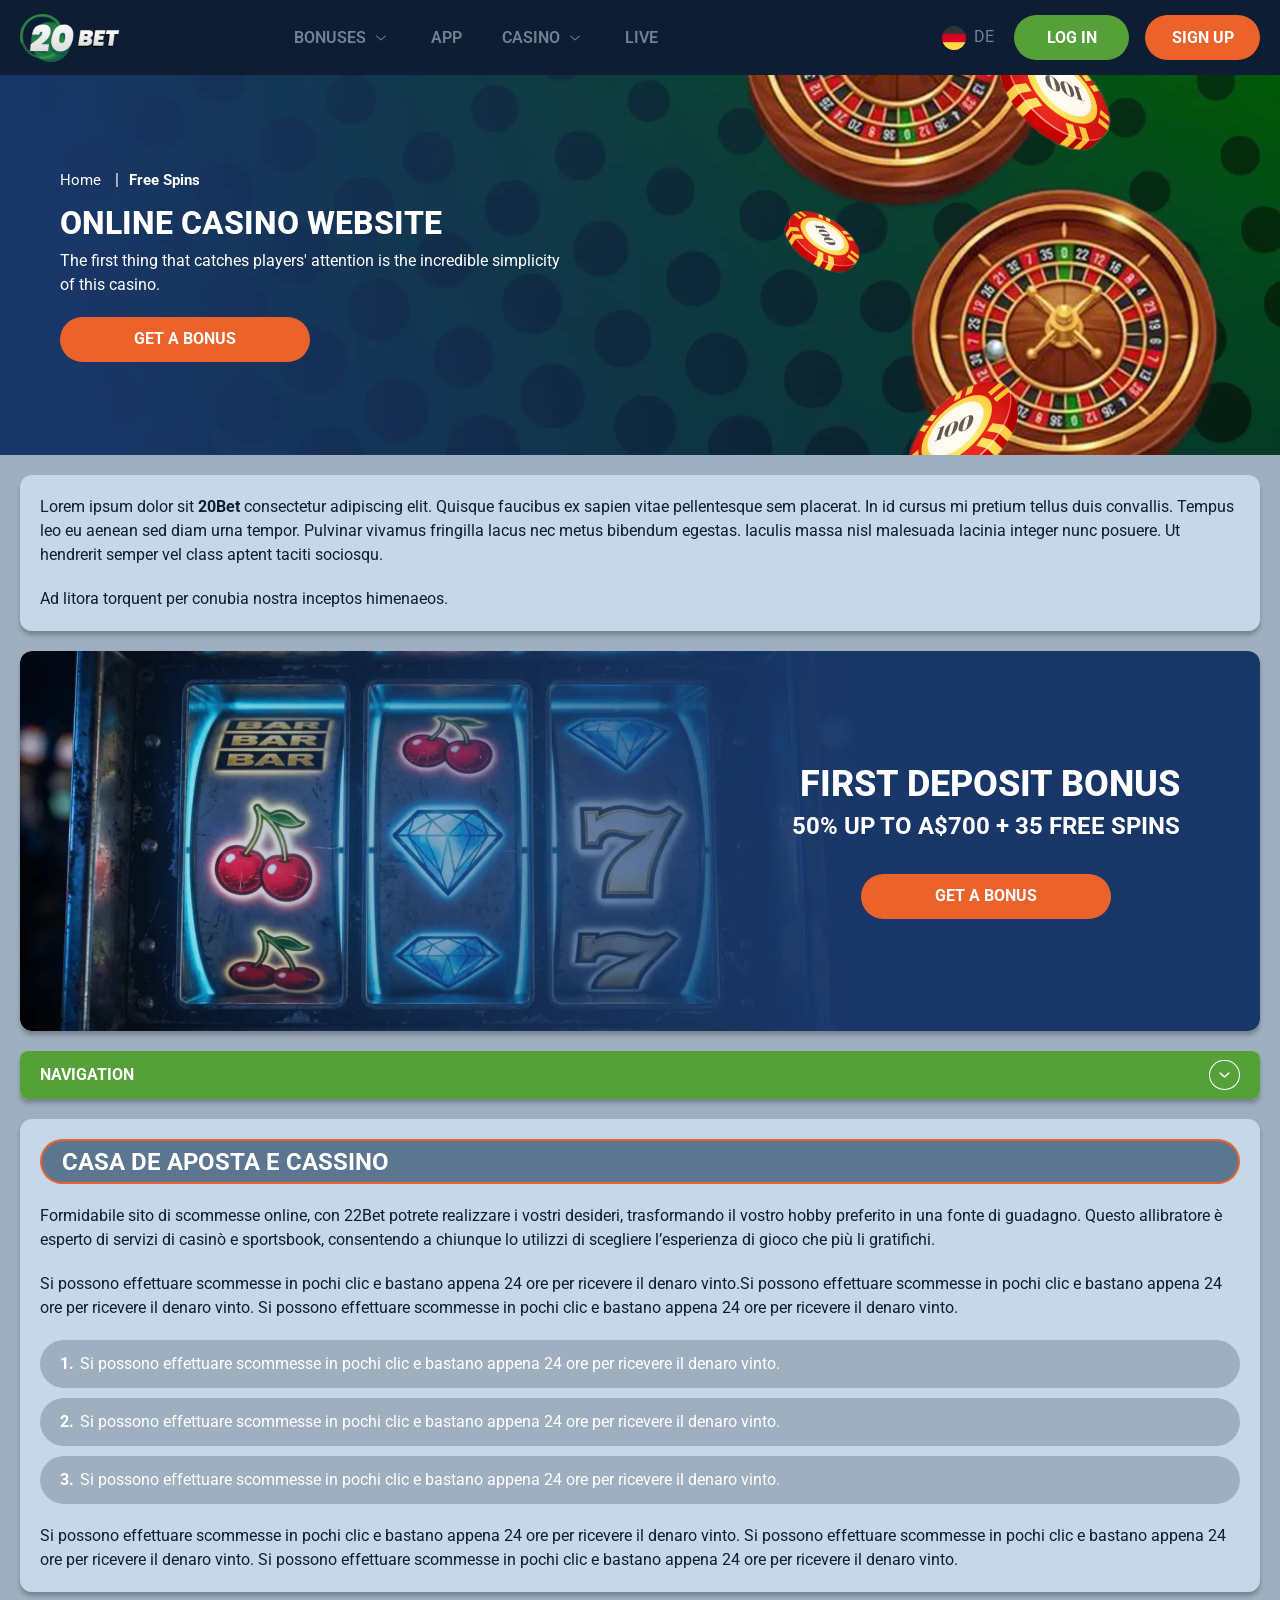
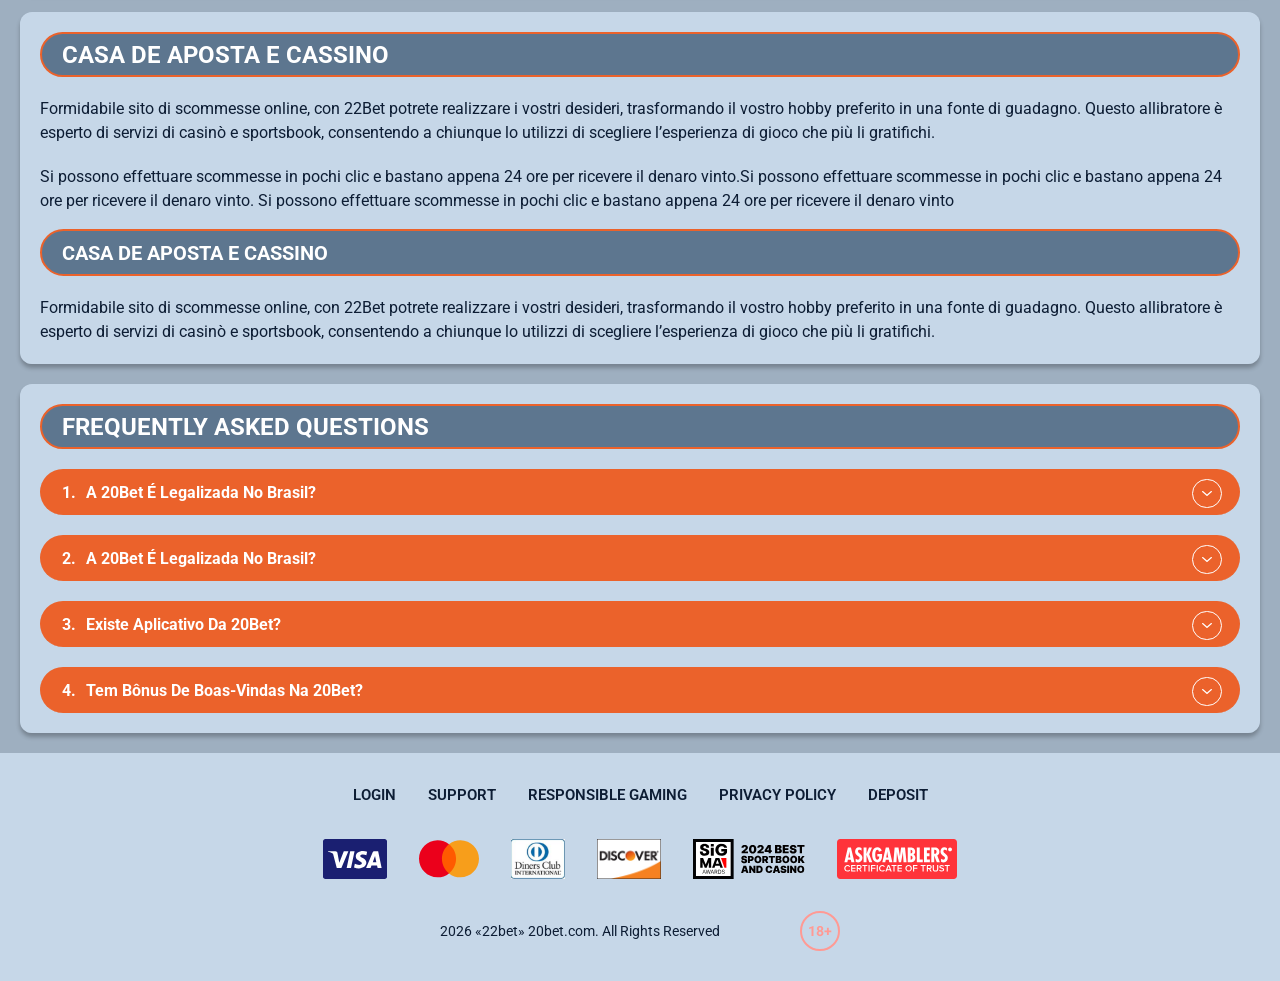
<file: freeSpins.html>
<!DOCTYPE html>
<html lang="de">
  <head>
    <meta charset="UTF-8" />
   
    <meta name="viewport" content="width=device-width, initial-scale=1.0" />
    <title>20Bet </title>
    <meta name="description" content />
    <meta property="og:site_name" content />
    <meta property="og:title" content />
    <meta property="og:type" content="website" />
    <meta property="og:url" content />
    <meta property="og:image" content />
    <meta property="og:image:alt" content />
    <meta property="og:locale" content="de" />
    <meta property="og:description" content />
    <link rel="preconnect" href="https://fonts.googleapis.com" />
    <link rel="preconnect" href="https://fonts.gstatic.com" crossorigin="anonymous" />
   <link href="https://fonts.googleapis.com/css2?family=Open+Sans:ital,wght@0,300..800;1,300..800&display=swap" rel="stylesheet">
<link href="https://fonts.googleapis.com/css?family=Roboto+Condensed&display=swap" rel="stylesheet">
<link href="https://fonts.googleapis.com/css2?family=Roboto:ital,wght@0,100..900;1,100..900&display=swap" rel="stylesheet">
   <link rel="stylesheet" href="./css/reset.css" />
    <link rel="stylesheet" href="./css/main.css" />
    <link rel="stylesheet" href="./css/media.css"/>
    <link rel="icon" href="./images/Group.png" type="image/x-icon"/>
    <script
    src="https://code.jquery.com/jquery-3.6.1.min.js"
    integrity="sha256-o88AwQnZB+VDvE9tvIXrMQaPlFFSUTR+nldQm1LuPXQ="
    crossorigin="anonymous"
  ></script>
  </head>
  <body>
    <header class="header">
      <section class="content header__content">
        <a href="./index.html" class="logo header__logo"
          ><img src="./images/logo.svg" alt="logo" title
        /></a>
        <button class="header__btn-menu" >
          <svg width="16px" height="16px" viewBox="0 0 16 16" xmlns="http://www.w3.org/2000/svg">
              <rect y="0" width="16" height="3" rx="1.5"></rect>
              <rect y="6.5" width="16" height="3" rx="1.5"></rect>
              <rect y="13" width="16" height="3" rx="1.5"></rect>
            </svg>
        </button>

          <nav class="menu header__menu">
            <ul class="header__menu-list">
                
              <li class="">
              <div class="header__menu-wrapper">
                <div class="js-button-expander js-button-expander--menu" >
                <a href="./bonus.html" >
                <span>Bonuses</span>
              </a>
              </div>
              <div class="header__menu-wrap js-expand-content js-expand-content--menu">
                <ul >
                  <li>
                    <a href="./freeSpins.html">
                    <span>Free Spins</span>
                  </a></li>
                  <li><a href="./promoCode.html">
                    <span>Promo Code</span>
                  </a>
                </li>
                  <li><a href="./welcomeBonus.html">
                    <span>Welcome Bonus</span>
                  </a>
                </li>
                <li><a href="./vip.html">
                    <span>VIP</span>
                  </a>
                </li>
                </ul>
              </div>
              </div>
               <a href="./bonus.html" class="header__menu-item">
                <span>Bonuses</span>
              </a>
            </li>
              <li>
                <a href="./app.html">
                 App
                </a>
              </li>
              
              <li class="">
              <div class="header__menu-wrapper">
                <div class="js-button-expander js-button-expander--menu" >
                <a href="./casino.html" >
                <span> Casino</span>
              </a>
              </div>
              <div class="header__menu-wrap js-expand-content js-expand-content--menu">
                <ul >
                  <li>
                    <a href="./slots.html">
                    <span>Slots</span>
                  </a></li>
                 
                </ul>
              </div>
              </div>
               <a href="./casino.html" class="header__menu-item">
                <span>Casino</span>
              </a>
            </li>
               <li>
                <a href="./live.html">
               Live
                </a>
              </li>
              <li>
                    <a href="./freeSpins.html">
                    <span>Free Spins</span>
                  </a></li>
                  <li><a href="./promoCode.html">
                    <span>Promo Code</span>
                  </a>
                </li>
                  <li><a href="./welcomeBonus.html">
                    <span>Welcome Bonus</span>
                  </a>
                </li>
                <li><a href="./vip.html">
                    <span>VIP</span>
                  </a>
                </li>
             <li>
                    <a href="./slots.html">
                    <span>Slots</span>
                  </a></li>
             
             
            </ul>
            <div class="header__button header__button-menu " >
              <a href="#" class="button  button__login-menu">log in</a>
              <a href="#" class="button button__menu">sign up</a>
            </div>
           
          </nav>
           <a href="" class="header__flag">
                <span><img src="./images/flag.png" alt="flag" title /></span>
                <span>de</span>
              </a>
            <a href="#" class="button button__login">log in</a>
            <a href="#" class="button button__singup">sign up</a>
            <!-- <div id="clock" class="header__time">00:00</div> -->
           
      </section>
    </header>
     <main class="main home main-page">
        <section class=" hero hero__page">
           
            <div class="background ">
              <img src="./images/layout-images/bg-freeSpin.webp" alt="hero" title />
              
            </div>
            <div class="hero__wrapper hero__wrapper-page">
              <div class="hero__data hero__data-bonus">
                <ul
                class="breadcrumbs "
                
              >
                <li
                  
                >
                  <a href="#" >
                    <span >Home</span></a
                  >
                 
                </li>
                <li
                  
                >
                  <a href="#" > <span >Free Spins</span></a>
                 
                </li>
              </ul>
                <h1 class="title general hero__title">
                  Online Casino Website
                </h1>
                 <p class="hero__text">The first thing that catches players' attention is the incredible simplicity of this casino.</p>
               
                <a href="#" class="button  hero__button ">Get a Bonus</a>
               
              </div>
             
            </div>
          </section>
      <section class="main__wrap main__wrap-page">
       
       <section class="content__wrapper content__wrapper-page">

         
        
       
          <section class="content article">
            <p>
             Lorem ipsum dolor sit <a href="#">20Bet</a> consectetur adipiscing elit. Quisque faucibus ex sapien vitae pellentesque sem placerat. In id cursus mi pretium tellus duis convallis. Tempus leo eu aenean sed diam urna tempor. Pulvinar vivamus fringilla lacus nec metus bibendum egestas. Iaculis massa nisl malesuada lacinia integer nunc posuere. Ut hendrerit semper vel class aptent taciti sociosqu.
            </p>
            <p>
             Ad litora torquent per conubia nostra inceptos himenaeos.
            </p>
          </section>
         
             
               <section class="content banner ">
            <div class="background ">
              
              <img src="./images/layout-images/banner-freeSpin.webp" alt="banner" title />
              
            </div>
            <div class="banner__info">
              
              <h2 class="title high banner__title-main">
                  
               first Deposit Bonus
              </h2>
            <p class="banner__subtitle">50% up to A$700 + 35 Free spins</p>
              <a href="#" class="button banner__button">Get a Bonus</a>
            </div>
          </section>
        
         <section class="content menu-review__content">
              

            
                <div class="menu__review-desk menu__review-content">Navigation</div>
                <ul class="menu__review menu__review-list">
                  <li><a href="#">Lorem ipsum dolor sit</a></li>
                    <li><a href="#">Amet consectetur adipiscing</a></li>
                      <li><a href="#">Quisque faucibus ex sapien vitae</a></li>
                        <li><a href="#">Ut hendrerit sempero</a></li>
                          <li><a href="#">Pulvinar vivamus fringilla</a></li>
                           <li><a href="#">Ad litora torquent per conubia</a></li>
                         
                          
                </ul>
             
          
          </section>
          
          
        
          <section class="content article">
            <h2 class="title high article__title">Casa de Aposta e Cassino</h2>
             
            <p>
             Formidabile sito di scommesse online, con 22Bet potrete realizzare i vostri desideri, trasformando il vostro hobby preferito in una fonte di guadagno. Questo allibratore è esperto di servizi di casinò e sportsbook, consentendo a chiunque lo utilizzi di scegliere l’esperienza di gioco che più li gratifichi.
            </p>
            <p>
             Si possono effettuare scommesse in pochi clic e bastano appena 24 ore per ricevere il denaro vinto.Si possono effettuare scommesse in pochi clic e bastano appena 24 ore per ricevere il denaro vinto. Si possono effettuare scommesse in pochi clic e bastano appena 24 ore per ricevere il denaro vinto.
            </p>
           <ol>
              <li>Si possono effettuare scommesse in pochi clic e bastano appena 24 ore per ricevere il denaro vinto.</li>
              <li>Si possono effettuare scommesse in pochi clic e bastano appena 24 ore per ricevere il denaro vinto.</li>
              <li>Si possono effettuare scommesse in pochi clic e bastano appena 24 ore per ricevere il denaro vinto.</li>
            </ol>
            <p>Si possono effettuare scommesse in pochi clic e bastano appena 24 ore per ricevere il denaro vinto. Si possono effettuare scommesse in pochi clic e bastano appena 24 ore per ricevere il denaro vinto. Si possono effettuare scommesse in pochi clic e bastano appena 24 ore per ricevere il denaro vinto.</p>
          </section>
         
         
           <section class="content article">
            <h2 class="title high article__title">Casa de Aposta e Cassino</h2>
            <p>Formidabile sito di scommesse online, con 22Bet potrete realizzare i vostri desideri, trasformando il vostro hobby preferito in una fonte di guadagno. Questo allibratore è esperto di servizi di casinò e sportsbook, consentendo a chiunque lo utilizzi di scegliere l’esperienza di gioco che più li gratifichi.</p>
            <p>Si possono effettuare scommesse in pochi clic e bastano appena 24 ore per ricevere il denaro vinto.Si possono effettuare scommesse in pochi clic e bastano appena 24 ore per ricevere il denaro vinto. Si possono effettuare scommesse in pochi clic e bastano appena 24 ore per ricevere il denaro vinto</p>
            <h3>Casa de Aposta e Cassino</h3>
            <p>Formidabile sito di scommesse online, con 22Bet potrete realizzare i vostri desideri, trasformando il vostro hobby preferito in una fonte di guadagno. Questo allibratore è esperto di servizi di casinò e sportsbook, consentendo a chiunque lo utilizzi di scegliere l’esperienza di gioco che più li gratifichi.</p>
           </section>

          <section class="content faq">
            <h2 class="title high faq__title">Frequently Asked Questions</h2>
            <ul class="faq__list " >
              <li class="faq__item"  >
                <h3 class="title medium faq__subtitle js-button-expander js-button-expander--faq"  >A 20Bet é legalizada no Brasil?
                 </h3>
                <div  class="faq__answer js-expand-content js-expand-content--faq" >
                  <p  >
                    Sim, a casa de apostas tem licença emitida por Curaçao, que é reconhecida no Brasil e a permite atuar por aqui.
                  </p>
                </div>
              </li>
              <li class="faq__item"  >
                <h3 class="title medium faq__subtitle js-button-expander js-button-expander--faq"  >A 20Bet é legalizada no Brasil?</h3>
                <div class="faq__answer js-expand-content js-expand-content--faq" >
                  <p  >
                    Sim, a casa de apostas tem licença emitida por Curaçao, que é reconhecida no Brasil e a permite atuar por aqui.
                  </p>
                </div>
              </li> 
              <li class="faq__item"  >
                <h3 class="title medium faq__subtitle js-button-expander js-button-expander--faq"  >Existe aplicativo da 20Bet?</h3>
                <div class="faq__answer js-expand-content js-expand-content--faq" >
                  <p  >
                   Sim, disponível para sistemas operacionais iOS e Android.
                  </p>
                </div>
              </li> 
              <li class="faq__item"  >
                <h3 class="title medium faq__subtitle js-button-expander js-button-expander--faq"  >Tem bônus de boas-vindas na 20Bet?</h3>
                <div class="faq__answer js-expand-content js-expand-content--faq" >
                  <p  >
                   O pacote especial para novos usuários da 20Bet paga 100% sobre o primeiro depósito, com limite de 600 BRL.
                  </p>
                </div>
              </li> 
             
            </ul>
          </section>
          
        </section> 
      
        <div class=""  onclick="scrollToTop()">
          <button class="main__arrow" id="scrollToTopBtn"></button>
        </div> 
        
      </section>
    </main> 
    <footer class=" footer ">
      <section class="content footer__content">
        <ul class="footer__menu">
         <li><a href="./login.html">Login</a></li>
         <li><a href="./support.html">Support</a></li>
         <li><a href="./responsible.html">Responsible Gaming</a></li>
         <li><a href="./policy.html">Privacy Policy</a></li>
         <li><a href="./deposit.html">Deposit</a></li>
        </ul>
       
          <ul class="footer__cards-list">
           
            <li>
              <a href="#"
                ><img src="./images/visa.svg" alt="cardvisa" title
              /></a>
            </li>
            <li>
              <a href="#"
                ><img
                  src="./images/mastercard.svg"
                  alt="mastercard"
                  title
              /></a>
            </li>
            <li>
                <a href="#"
                  ><img src="./images/diners.svg" alt="diners" title
                /></a>
              </li>
              <li>
                <a href="#"
                  ><img src="./images/discover.svg" alt="discover" title
                /></a>
              </li>
              <li>
                <a href="#"
                  ><img src="./images/sigma.svg" alt="sigma" title
                /></a>
              </li>
              <li>
                <a href="#"
                  ><img src="./images/ask.svg" alt="ask" title
                /></a>
              </li>
            
          </ul>
       
        <div class="footer__wrapp">
          <div class="footer__text">
           
            <p>2026 «22bet» 20bet.com. All Rights Reserved

</p>
           
          </div>
          <div class="footer__age">
            <img src="./images/age.svg" alt="age" title />
          </div>
        </div>
      
      </section>
    </footer>
    <script src="./js/arrowUp.js" defer></script>
    <script src="./js/sidebar.js" defer></script>
    <script src="./js/expander.js" defer></script>
    <script src="./js/mobile-menu.js" defer></script>
    <!-- <script src="./js/clock.js" defer></script> -->
  </body>
</html>
</file>
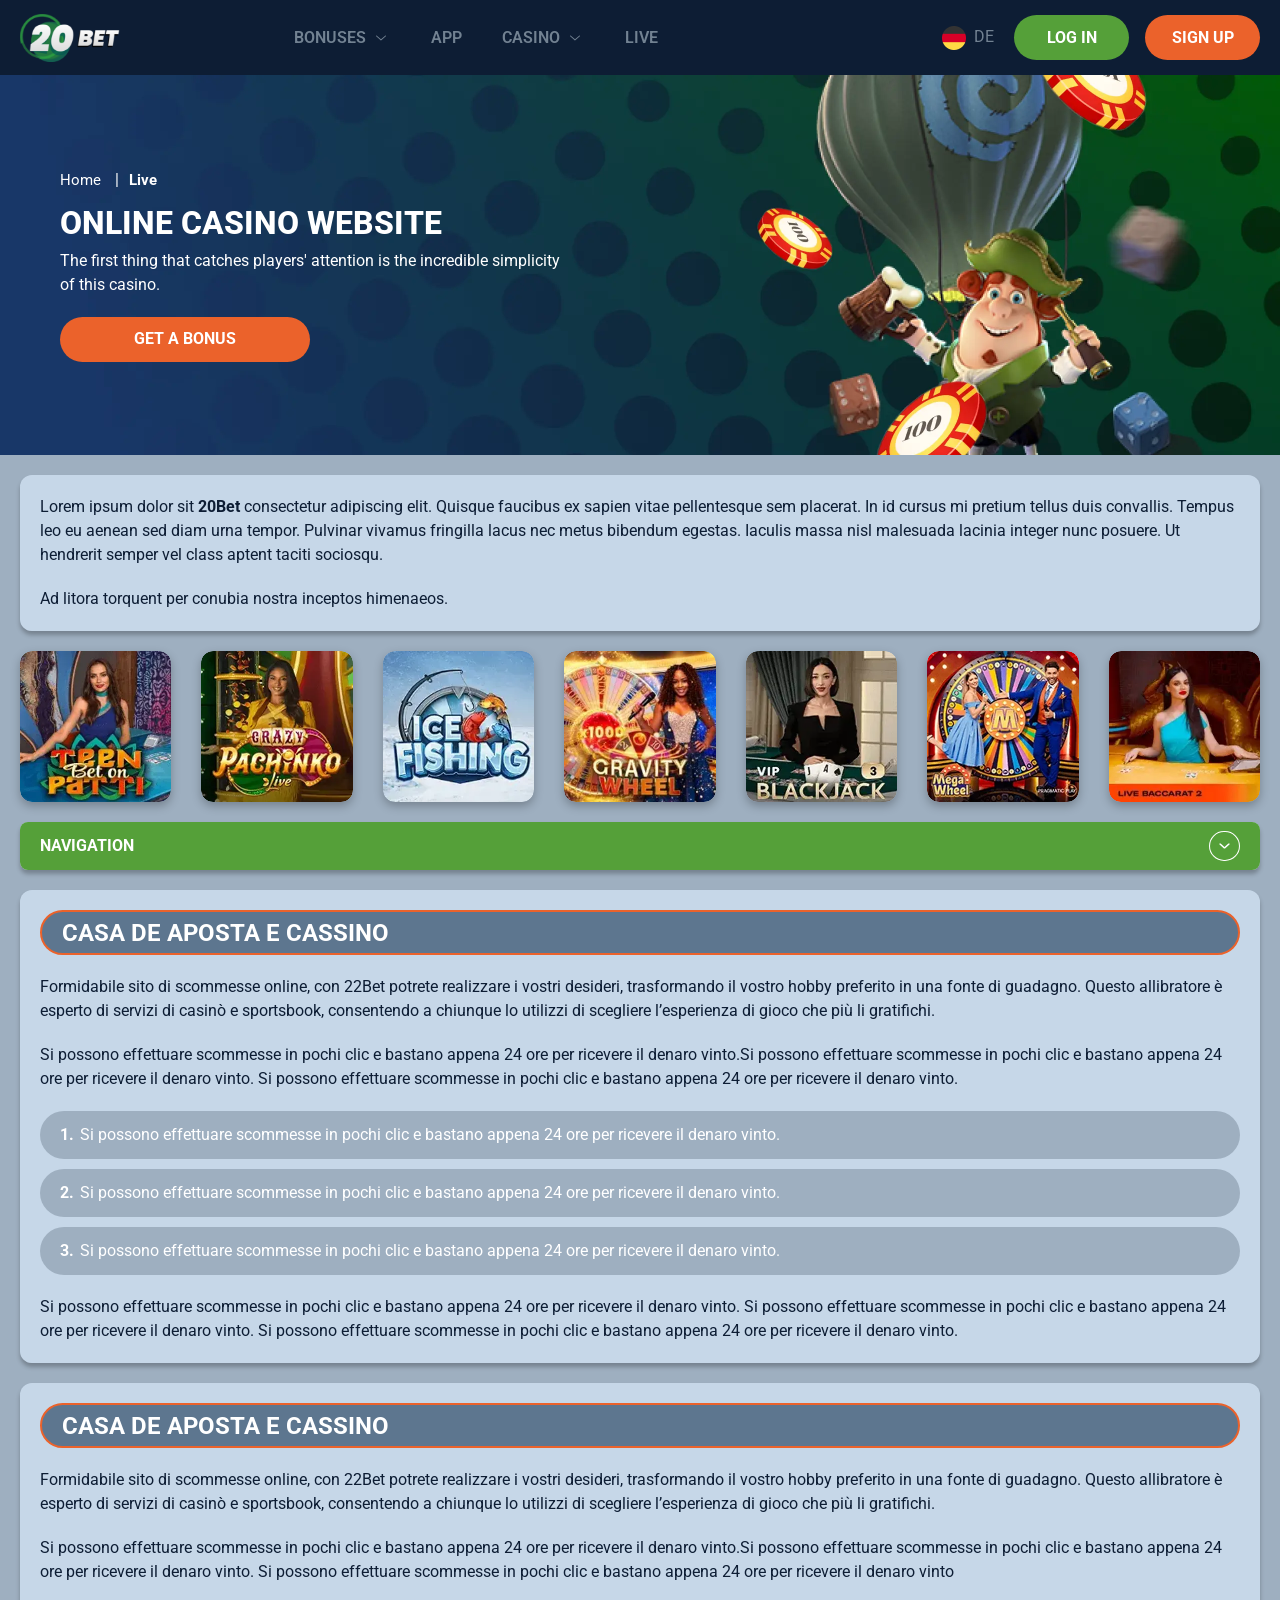
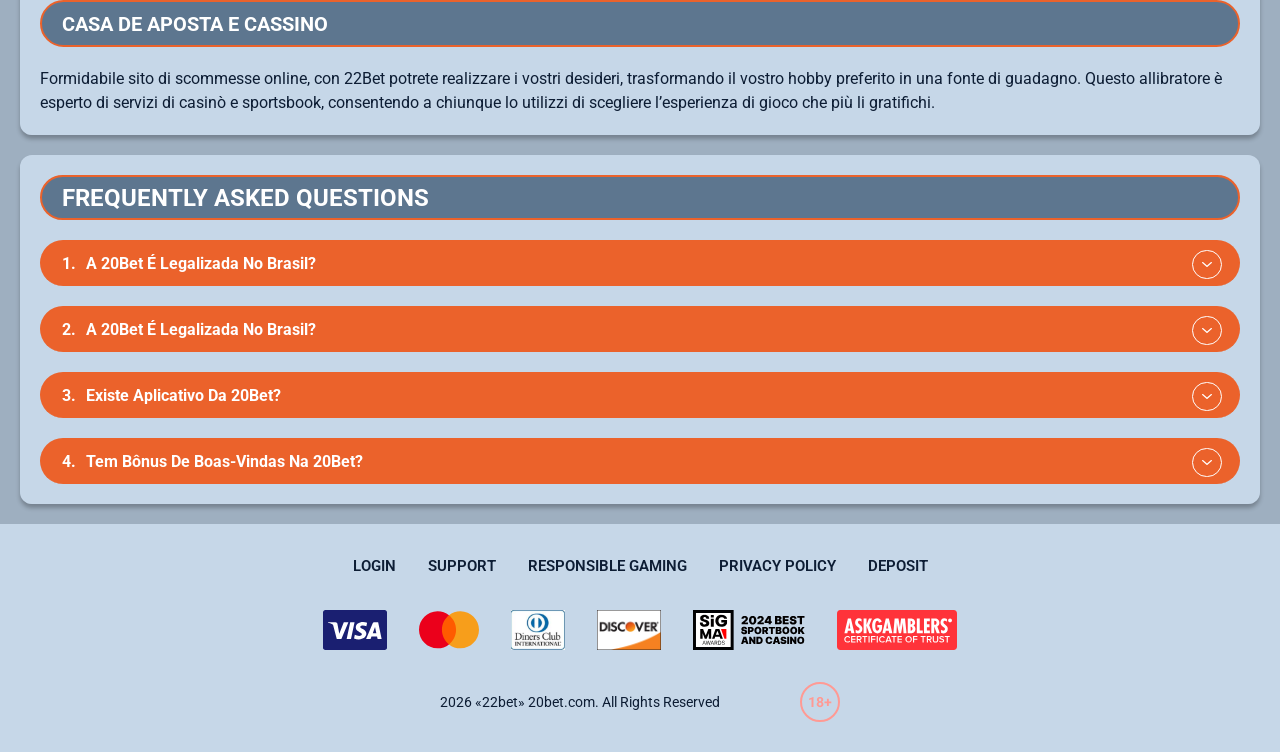
<file: live.html>
<!DOCTYPE html>
<html lang="de">
  <head>
    <meta charset="UTF-8" />
   
    <meta name="viewport" content="width=device-width, initial-scale=1.0" />
    <title>20Bet </title>
    <meta name="description" content />
    <meta property="og:site_name" content />
    <meta property="og:title" content />
    <meta property="og:type" content="website" />
    <meta property="og:url" content />
    <meta property="og:image" content />
    <meta property="og:image:alt" content />
    <meta property="og:locale" content="de" />
    <meta property="og:description" content />
    <link rel="preconnect" href="https://fonts.googleapis.com" />
    <link rel="preconnect" href="https://fonts.gstatic.com" crossorigin="anonymous" />
   <link href="https://fonts.googleapis.com/css2?family=Open+Sans:ital,wght@0,300..800;1,300..800&display=swap" rel="stylesheet">
<link href="https://fonts.googleapis.com/css?family=Roboto+Condensed&display=swap" rel="stylesheet">
<link href="https://fonts.googleapis.com/css2?family=Roboto:ital,wght@0,100..900;1,100..900&display=swap" rel="stylesheet">
   <link rel="stylesheet" href="./css/reset.css" />
    <link rel="stylesheet" href="./css/main.css" />
    <link rel="stylesheet" href="./css/media.css"/>
    <link rel="icon" href="./images/Group.png" type="image/x-icon"/>
    <script
    src="https://code.jquery.com/jquery-3.6.1.min.js"
    integrity="sha256-o88AwQnZB+VDvE9tvIXrMQaPlFFSUTR+nldQm1LuPXQ="
    crossorigin="anonymous"
  ></script>
  </head>
  <body>
    <header class="header">
      <section class="content header__content">
        <a href="./index.html" class="logo header__logo"
          ><img src="./images/logo.svg" alt="logo" title
        /></a>
        <button class="header__btn-menu" >
          <svg width="16px" height="16px" viewBox="0 0 16 16" xmlns="http://www.w3.org/2000/svg">
              <rect y="0" width="16" height="3" rx="1.5"></rect>
              <rect y="6.5" width="16" height="3" rx="1.5"></rect>
              <rect y="13" width="16" height="3" rx="1.5"></rect>
            </svg>
        </button>

          <nav class="menu header__menu">
            <ul class="header__menu-list">
                
              <li class="">
              <div class="header__menu-wrapper">
                <div class="js-button-expander js-button-expander--menu" >
                <a href="./bonus.html" >
                <span>Bonuses</span>
              </a>
              </div>
              <div class="header__menu-wrap js-expand-content js-expand-content--menu">
                <ul >
                  <li>
                    <a href="./freeSpins.html">
                    <span>Free Spins</span>
                  </a></li>
                  <li><a href="./promoCode.html">
                    <span>Promo Code</span>
                  </a>
                </li>
                  <li><a href="./welcomeBonus.html">
                    <span>Welcome Bonus</span>
                  </a>
                </li>
                <li><a href="./vip.html">
                    <span>VIP</span>
                  </a>
                </li>
                </ul>
              </div>
              </div>
               <a href="./bonus.html" class="header__menu-item">
                <span>Bonuses</span>
              </a>
            </li>
              <li>
                <a href="./app.html">
                 App
                </a>
              </li>
              
              <li class="">
              <div class="header__menu-wrapper">
                <div class="js-button-expander js-button-expander--menu" >
                <a href="./casino.html" >
                <span> Casino</span>
              </a>
              </div>
              <div class="header__menu-wrap js-expand-content js-expand-content--menu">
                <ul >
                  <li>
                    <a href="./slots.html">
                    <span>Slots</span>
                  </a></li>
                 
                </ul>
              </div>
              </div>
               <a href="./casino.html" class="header__menu-item">
                <span>Casino</span>
              </a>
            </li>
               <li>
                <a href="./live.html">
               Live
                </a>
              </li>
              <li>
                    <a href="./freeSpins.html">
                    <span>Free Spins</span>
                  </a></li>
                  <li><a href="./promoCode.html">
                    <span>Promo Code</span>
                  </a>
                </li>
                  <li><a href="./welcomeBonus.html">
                    <span>Welcome Bonus</span>
                  </a>
                </li>
                <li><a href="./vip.html">
                    <span>VIP</span>
                  </a>
                </li>
             <li>
                    <a href="./slots.html">
                    <span>Slots</span>
                  </a></li>
             
             
            </ul>
            <div class="header__button header__button-menu " >
              <a href="#" class="button  button__login-menu">log in</a>
              <a href="#" class="button button__menu">sign up</a>
            </div>
           
          </nav>
          <a href="" class="header__flag">
                <span><img src="./images/flag.png" alt="flag" title /></span>
                <span>de</span>
              </a>
            <a href="#" class="button button__login">log in</a>
            <a href="#" class="button button__singup">sign up</a>
            <!-- <div id="clock" class="header__time">00:00</div> -->
            
      </section>
    </header>
     <main class="main home main-page">
        <section class=" hero hero__page">
           
            <div class="background ">
              <img src="./images/live/bg-live.webp" alt="hero" title />
              
            </div>
            <div class="hero__wrapper hero__wrapper-page">
              <div class="hero__data hero__data-bonus">
                <ul
                class="breadcrumbs "
                
              >
                <li
                  
                >
                  <a href="#" >
                    <span >Home</span></a
                  >
                 
                </li>
                <li
                  
                >
                  <a href="#" > <span >Live</span></a>
                 
                </li>
              </ul>
                <h1 class="title general hero__title">
                  Online Casino Website
                </h1>
                 <p class="hero__text">The first thing that catches players' attention is the incredible simplicity of this casino.</p>
               
                <a href="#" class="button  hero__button ">Get a Bonus</a>
               
              </div>
             
            </div>
          </section>
      <section class="main__wrap main__wrap-page">
       
       <section class="content__wrapper content__wrapper-page">

         
        
       
          <section class="content article">
            <p>
             Lorem ipsum dolor sit <a href="#">20Bet</a> consectetur adipiscing elit. Quisque faucibus ex sapien vitae pellentesque sem placerat. In id cursus mi pretium tellus duis convallis. Tempus leo eu aenean sed diam urna tempor. Pulvinar vivamus fringilla lacus nec metus bibendum egestas. Iaculis massa nisl malesuada lacinia integer nunc posuere. Ut hendrerit semper vel class aptent taciti sociosqu.
            </p>
            <p>
             Ad litora torquent per conubia nostra inceptos himenaeos.
            </p>
          </section>
               <section class="content casino">
           
              <ul class="casino__list ">
                <li class="casino__item">
                    <div class="casino__wrapper">
                      <img class="casino__img" src="./images/live/card-live1.webp" alt="" title>
                    <div class="casino__hover casino__hover-live">
                        
                        <div class="casino-box">
                            
                        <a href="#" class="button  casino__buttons"><img src="./images/card-button.svg" alt="" title></a>
                        </div>
                    </div>
                    </div>
                    
                </li>
                <li class="casino__item">
                  <div class="casino__wrapper">
                    <img class="casino__img" src="./images/live/card-live2.webp" alt="" title>
                <div class="casino__hover casino__hover-live">
                      
                        <div class="casino-box">
                            
                        <a href="#" class="button  casino__buttons"><img src="./images/card-button.svg" alt="" title></a>
                        </div>
                    </div>
                  </div>
                 
              </li>
              <li class="casino__item">
                <div class="casino__wrapper">
                  <img class="casino__img" src="./images/live/card-live3.webp" alt="" title>
               <div class="casino__hover casino__hover-live">
                        
                        <div class="casino-box">
                            
                        <a href="#" class="button  casino__buttons"><img src="./images/card-button.svg" alt="" title></a>
                        </div>
                    </div>
               
            </li>
             <li class="casino__item">
                <div class="casino__wrapper">
                  <img class="casino__img" src="./images/live/card-live4.webp" alt="" title>
               <div class="casino__hover casino__hover-live">
                        
                        <div class="casino-box">
                            
                        <a href="#" class="button  casino__buttons"><img src="./images/card-button.svg" alt="" title></a>
                        </div>
                    </div>
               
            </li>
            <li class="casino__item">
                <div class="casino__wrapper">
                  <img class="casino__img" src="./images/live/card-live5.webp" alt="" title>
               <div class="casino__hover casino__hover-live">
                        
                        <div class="casino-box">
                            
                        <a href="#" class="button  casino__buttons"><img src="./images/card-button.svg" alt="" title></a>
                        </div>
                    </div>
               
            </li>
            <li class="casino__item">
                <div class="casino__wrapper">
                  <img class="casino__img" src="./images/live/card-live6.webp" alt="" title>
               <div class="casino__hover casino__hover-live">
                        
                        <div class="casino-box">
                            
                        <a href="#" class="button  casino__buttons"><img src="./images/card-button.svg" alt="" title></a>
                        </div>
                    </div>
               
            </li>
             <li class="casino__item">
                <div class="casino__wrapper">
                  <img class="casino__img" src="./images/live/card-live7.webp" alt="" title>
               <div class="casino__hover casino__hover-live">
                        
                        <div class="casino-box">
                            
                        <a href="#" class="button  casino__buttons"><img src="./images/card-button.svg" alt="" title></a>
                        </div>
                    </div>
               
            </li>
           
    
      

              </ul>
         </section>
             
        
        
      <section class="content menu-review__content">
              

            
                <div class="menu__review-desk menu__review-content">Navigation</div>
                <ul class="menu__review menu__review-list">
                  <li><a href="#">Lorem ipsum dolor sit</a></li>
                    <li><a href="#">Amet consectetur adipiscing</a></li>
                      <li><a href="#">Quisque faucibus ex sapien vitae</a></li>
                        <li><a href="#">Ut hendrerit sempero</a></li>
                          <li><a href="#">Pulvinar vivamus fringilla</a></li>
                           <li><a href="#">Ad litora torquent per conubia</a></li>
                         
                          
                </ul>
             
          
          </section>
          
        
          <section class="content article">
            <h2 class="title high article__title">Casa de Aposta e Cassino</h2>
             
            <p>
             Formidabile sito di scommesse online, con 22Bet potrete realizzare i vostri desideri, trasformando il vostro hobby preferito in una fonte di guadagno. Questo allibratore è esperto di servizi di casinò e sportsbook, consentendo a chiunque lo utilizzi di scegliere l’esperienza di gioco che più li gratifichi.
            </p>
            <p>
             Si possono effettuare scommesse in pochi clic e bastano appena 24 ore per ricevere il denaro vinto.Si possono effettuare scommesse in pochi clic e bastano appena 24 ore per ricevere il denaro vinto. Si possono effettuare scommesse in pochi clic e bastano appena 24 ore per ricevere il denaro vinto.
            </p>
           <ol>
              <li>Si possono effettuare scommesse in pochi clic e bastano appena 24 ore per ricevere il denaro vinto.</li>
              <li>Si possono effettuare scommesse in pochi clic e bastano appena 24 ore per ricevere il denaro vinto.</li>
              <li>Si possono effettuare scommesse in pochi clic e bastano appena 24 ore per ricevere il denaro vinto.</li>
            </ol>
            <p>Si possono effettuare scommesse in pochi clic e bastano appena 24 ore per ricevere il denaro vinto. Si possono effettuare scommesse in pochi clic e bastano appena 24 ore per ricevere il denaro vinto. Si possono effettuare scommesse in pochi clic e bastano appena 24 ore per ricevere il denaro vinto.</p>
          </section>
         
         
           <section class="content article">
            <h2 class="title high article__title">Casa de Aposta e Cassino</h2>
            <p>Formidabile sito di scommesse online, con 22Bet potrete realizzare i vostri desideri, trasformando il vostro hobby preferito in una fonte di guadagno. Questo allibratore è esperto di servizi di casinò e sportsbook, consentendo a chiunque lo utilizzi di scegliere l’esperienza di gioco che più li gratifichi.</p>
            <p>Si possono effettuare scommesse in pochi clic e bastano appena 24 ore per ricevere il denaro vinto.Si possono effettuare scommesse in pochi clic e bastano appena 24 ore per ricevere il denaro vinto. Si possono effettuare scommesse in pochi clic e bastano appena 24 ore per ricevere il denaro vinto</p>
            <h3>Casa de Aposta e Cassino</h3>
            <p>Formidabile sito di scommesse online, con 22Bet potrete realizzare i vostri desideri, trasformando il vostro hobby preferito in una fonte di guadagno. Questo allibratore è esperto di servizi di casinò e sportsbook, consentendo a chiunque lo utilizzi di scegliere l’esperienza di gioco che più li gratifichi.</p>
           </section>

          <section class="content faq">
            <h2 class="title high faq__title">Frequently Asked Questions</h2>
            <ul class="faq__list " >
              <li class="faq__item"  >
                <h3 class="title medium faq__subtitle js-button-expander js-button-expander--faq"  >A 20Bet é legalizada no Brasil?
                 </h3>
                <div  class="faq__answer js-expand-content js-expand-content--faq" >
                  <p  >
                    Sim, a casa de apostas tem licença emitida por Curaçao, que é reconhecida no Brasil e a permite atuar por aqui.
                  </p>
                </div>
              </li>
              <li class="faq__item"  >
                <h3 class="title medium faq__subtitle js-button-expander js-button-expander--faq"  >A 20Bet é legalizada no Brasil?</h3>
                <div class="faq__answer js-expand-content js-expand-content--faq" >
                  <p  >
                    Sim, a casa de apostas tem licença emitida por Curaçao, que é reconhecida no Brasil e a permite atuar por aqui.
                  </p>
                </div>
              </li> 
              <li class="faq__item"  >
                <h3 class="title medium faq__subtitle js-button-expander js-button-expander--faq"  >Existe aplicativo da 20Bet?</h3>
                <div class="faq__answer js-expand-content js-expand-content--faq" >
                  <p  >
                   Sim, disponível para sistemas operacionais iOS e Android.
                  </p>
                </div>
              </li> 
              <li class="faq__item"  >
                <h3 class="title medium faq__subtitle js-button-expander js-button-expander--faq"  >Tem bônus de boas-vindas na 20Bet?</h3>
                <div class="faq__answer js-expand-content js-expand-content--faq" >
                  <p  >
                   O pacote especial para novos usuários da 20Bet paga 100% sobre o primeiro depósito, com limite de 600 BRL.
                  </p>
                </div>
              </li> 
             
            </ul>
          </section>
          
        </section> 
      
        <div class=""  onclick="scrollToTop()">
          <button class="main__arrow" id="scrollToTopBtn"></button>
        </div> 
        
      </section>
    </main> 
       <footer class=" footer ">
      <section class="content footer__content">
        <ul class="footer__menu">
         <li><a href="./login.html">Login</a></li>
         <li><a href="./support.html">Support</a></li>
         <li><a href="./responsible.html">Responsible Gaming</a></li>
         <li><a href="./policy.html">Privacy Policy</a></li>
         <li><a href="./deposit.html">Deposit</a></li>
        </ul>
       
          <ul class="footer__cards-list">
           
            <li>
              <a href="#"
                ><img src="./images/visa.svg" alt="cardvisa" title
              /></a>
            </li>
            <li>
              <a href="#"
                ><img
                  src="./images/mastercard.svg"
                  alt="mastercard"
                  title
              /></a>
            </li>
            <li>
                <a href="#"
                  ><img src="./images/diners.svg" alt="diners" title
                /></a>
              </li>
              <li>
                <a href="#"
                  ><img src="./images/discover.svg" alt="discover" title
                /></a>
              </li>
              <li>
                <a href="#"
                  ><img src="./images/sigma.svg" alt="sigma" title
                /></a>
              </li>
              <li>
                <a href="#"
                  ><img src="./images/ask.svg" alt="ask" title
                /></a>
              </li>
            
          </ul>
       
        <div class="footer__wrapp">
          <div class="footer__text">
           
          <p>2026 «22bet» 20bet.com. All Rights Reserved
</p>
           
          </div>
          <div class="footer__age">
            <img src="./images/age.svg" alt="age" title />
          </div>
        </div>
      
      </section>
    </footer>
    <script src="./js/arrowUp.js" defer></script>
    <script src="./js/sidebar.js" defer></script>
    <script src="./js/expander.js" defer></script>
    <script src="./js/mobile-menu.js" defer></script>
    <!-- <script src="./js/clock.js" defer></script> -->
  </body>
</html>
</file>
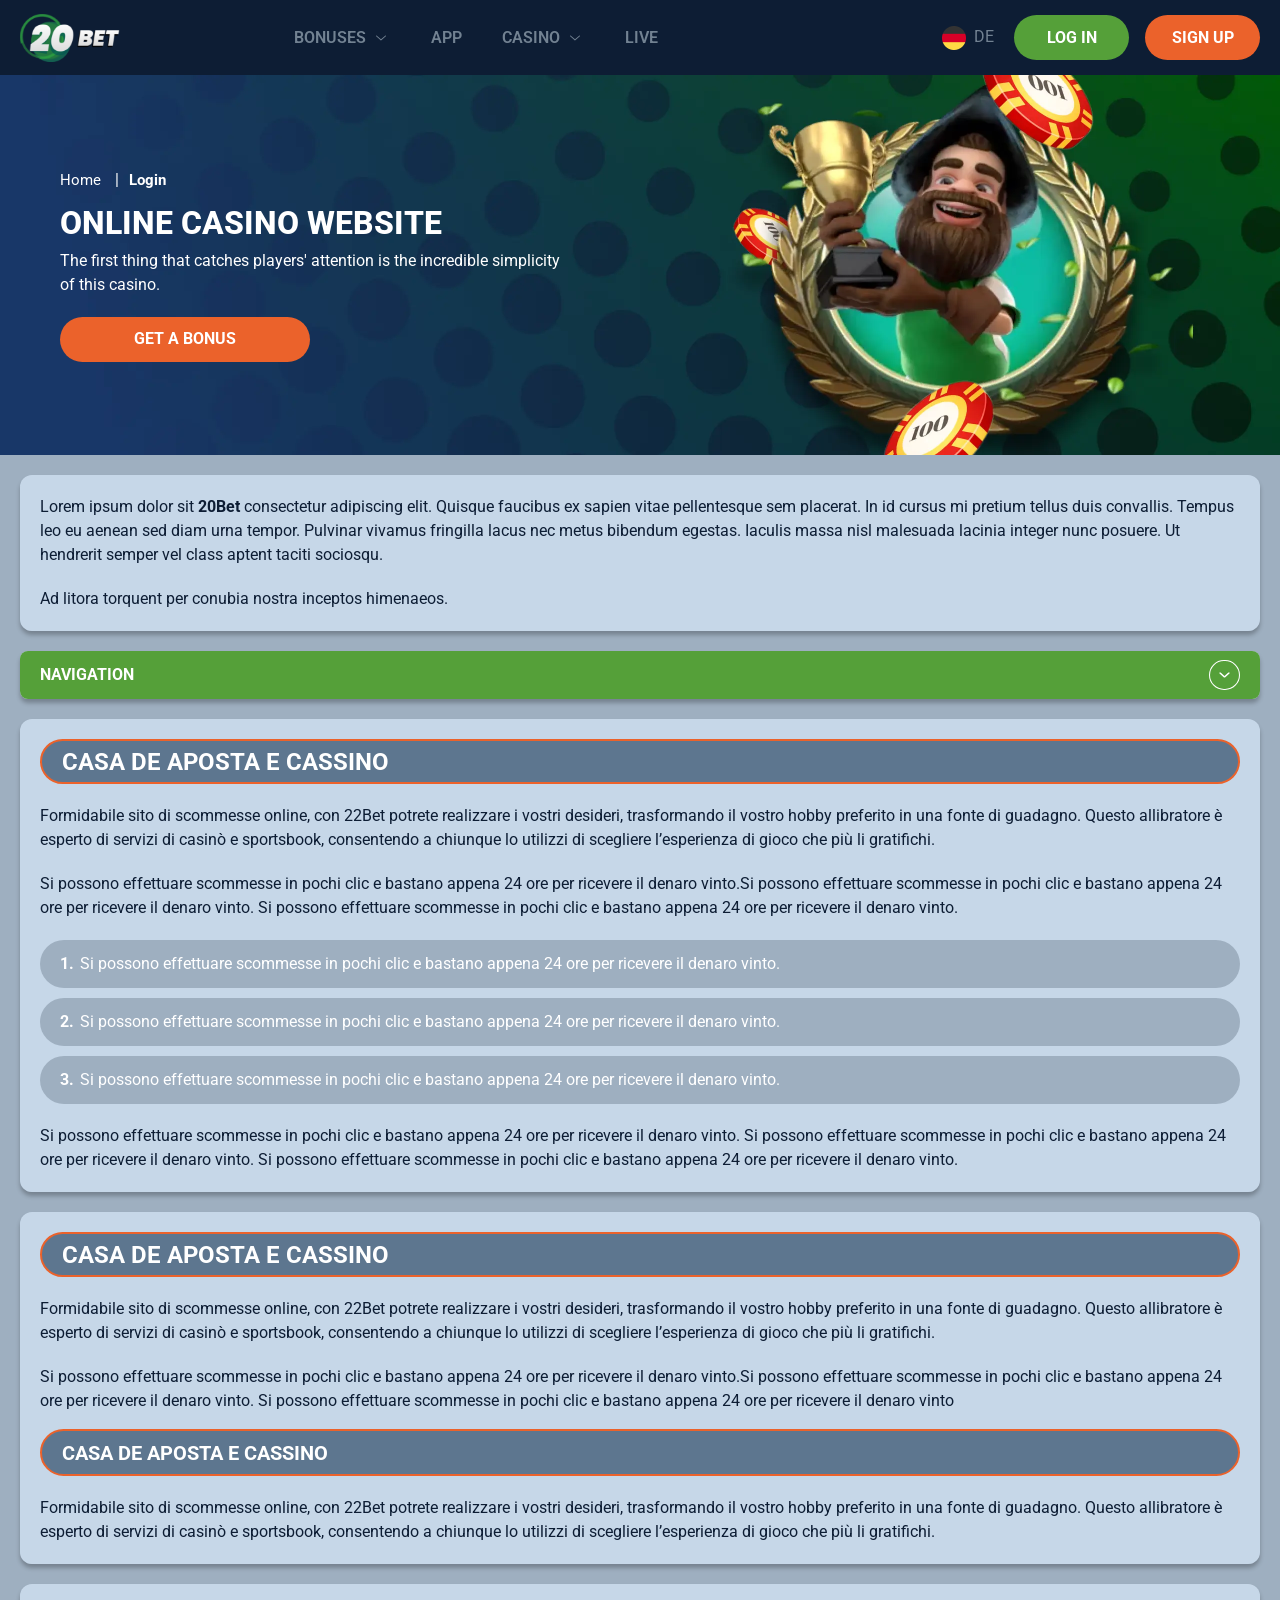
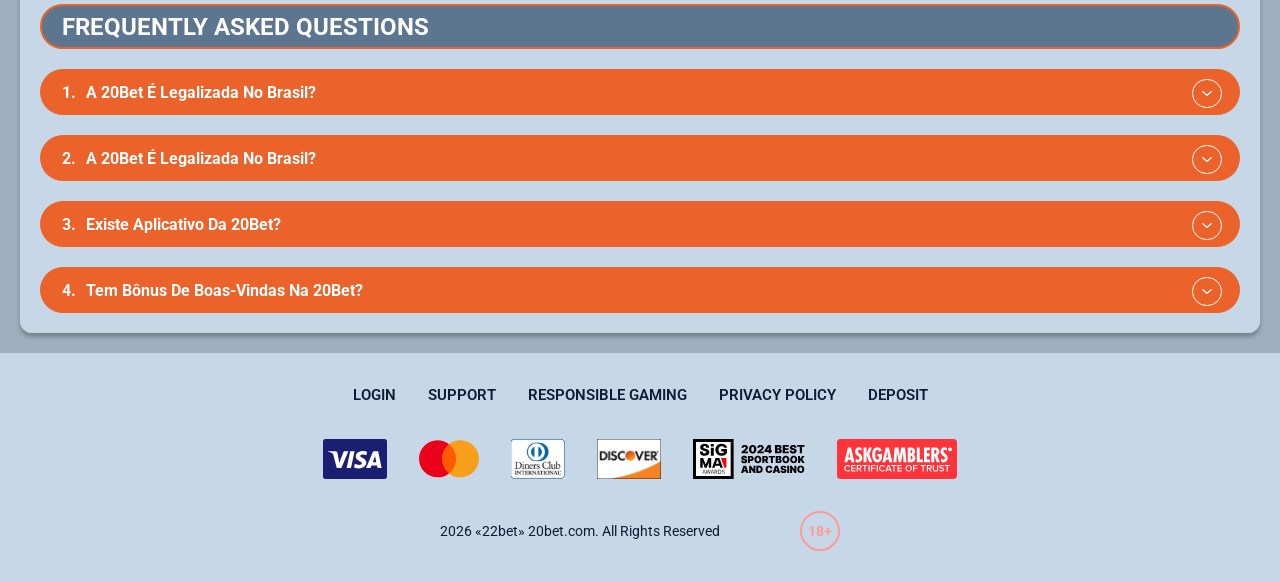
<file: login.html>
<!DOCTYPE html>
<html lang="de">
  <head>
    <meta charset="UTF-8" />
   
    <meta name="viewport" content="width=device-width, initial-scale=1.0" />
    <title>20Bet </title>
    <meta name="description" content />
    <meta property="og:site_name" content />
    <meta property="og:title" content />
    <meta property="og:type" content="website" />
    <meta property="og:url" content />
    <meta property="og:image" content />
    <meta property="og:image:alt" content />
    <meta property="og:locale" content="de" />
    <meta property="og:description" content />
    <link rel="preconnect" href="https://fonts.googleapis.com" />
    <link rel="preconnect" href="https://fonts.gstatic.com" crossorigin="anonymous" />
   <link href="https://fonts.googleapis.com/css2?family=Open+Sans:ital,wght@0,300..800;1,300..800&display=swap" rel="stylesheet">
<link href="https://fonts.googleapis.com/css?family=Roboto+Condensed&display=swap" rel="stylesheet">
<link href="https://fonts.googleapis.com/css2?family=Roboto:ital,wght@0,100..900;1,100..900&display=swap" rel="stylesheet">
   <link rel="stylesheet" href="./css/reset.css" />
    <link rel="stylesheet" href="./css/main.css" />
    <link rel="stylesheet" href="./css/media.css"/>
    <link rel="icon" href="./images/Group.png" type="image/x-icon"/>
    <script
    src="https://code.jquery.com/jquery-3.6.1.min.js"
    integrity="sha256-o88AwQnZB+VDvE9tvIXrMQaPlFFSUTR+nldQm1LuPXQ="
    crossorigin="anonymous"
  ></script>
  </head>
  <body>
    <header class="header">
      <section class="content header__content">
        <a href="./index.html" class="logo header__logo"
          ><img src="./images/logo.svg" alt="logo" title
        /></a>
        <button class="header__btn-menu" >
          <svg width="16px" height="16px" viewBox="0 0 16 16" xmlns="http://www.w3.org/2000/svg">
              <rect y="0" width="16" height="3" rx="1.5"></rect>
              <rect y="6.5" width="16" height="3" rx="1.5"></rect>
              <rect y="13" width="16" height="3" rx="1.5"></rect>
            </svg>
        </button>

          <nav class="menu header__menu">
            <ul class="header__menu-list">
                
              <li class="">
              <div class="header__menu-wrapper">
                <div class="js-button-expander js-button-expander--menu" >
                <a href="./bonus.html" >
                <span>Bonuses</span>
              </a>
              </div>
              <div class="header__menu-wrap js-expand-content js-expand-content--menu">
                <ul >
                  <li>
                    <a href="./freeSpins.html">
                    <span>Free Spins</span>
                  </a></li>
                  <li><a href="./promoCode.html">
                    <span>Promo Code</span>
                  </a>
                </li>
                  <li><a href="./welcomeBonus.html">
                    <span>Welcome Bonus</span>
                  </a>
                </li>
                <li><a href="./vip.html">
                    <span>VIP</span>
                  </a>
                </li>
                </ul>
              </div>
              </div>
               <a href="./bonus.html" class="header__menu-item">
                <span>Bonuses</span>
              </a>
            </li>
              <li>
                <a href="./app.html">
                 App
                </a>
              </li>
              
              <li class="">
              <div class="header__menu-wrapper">
                <div class="js-button-expander js-button-expander--menu" >
                <a href="./casino.html" >
                <span> Casino</span>
              </a>
              </div>
              <div class="header__menu-wrap js-expand-content js-expand-content--menu">
                <ul >
                  <li>
                    <a href="./slots.html">
                    <span>Slots</span>
                  </a></li>
                 
                </ul>
              </div>
              </div>
               <a href="./casino.html" class="header__menu-item">
                <span>Casino</span>
              </a>
            </li>
               <li>
                <a href="./live.html">
               Live
                </a>
              </li>
              <li>
                    <a href="./freeSpins.html">
                    <span>Free Spins</span>
                  </a></li>
                  <li><a href="./promoCode.html">
                    <span>Promo Code</span>
                  </a>
                </li>
                  <li><a href="./welcomeBonus.html">
                    <span>Welcome Bonus</span>
                  </a>
                </li>
                <li><a href="./vip.html">
                    <span>VIP</span>
                  </a>
                </li>
             <li>
                    <a href="./slots.html">
                    <span>Slots</span>
                  </a></li>
             
             
            </ul>
            <div class="header__button header__button-menu " >
              <a href="#" class="button  button__login-menu">log in</a>
              <a href="#" class="button button__menu">sign up</a>
            </div>
           
          </nav>
           <a href="" class="header__flag">
                <span><img src="./images/flag.png" alt="flag" title /></span>
                <span>de</span>
              </a>
            <a href="#" class="button button__login">log in</a>
            <a href="#" class="button button__singup">sign up</a>
            <!-- <div id="clock" class="header__time">00:00</div> -->
           
      </section>
    </header>
     <main class="main home main-page">
        <section class=" hero hero__page">
           
            <div class="background ">
              <img src="./images/layout-images/bg-login.webp" alt="hero" title />
              
            </div>
            <div class="hero__wrapper hero__wrapper-page">
              <div class="hero__data hero__data-bonus">
                <ul
                class="breadcrumbs "
                
              >
                <li
                  
                >
                  <a href="#" >
                    <span >Home</span></a
                  >
                 
                </li>
                <li
                  
                >
                  <a href="#" > <span >Login</span></a>
                 
                </li>
              </ul>
                <h1 class="title general hero__title">
                  Online Casino Website
                </h1>
                 <p class="hero__text">The first thing that catches players' attention is the incredible simplicity of this casino.</p>
               
                <a href="#" class="button  hero__button ">Get a Bonus</a>
               
              </div>
             
            </div>
          </section>
      <section class="main__wrap main__wrap-page">
       
       <section class="content__wrapper content__wrapper-page">

         
        
       
          <section class="content article">
            <p>
             Lorem ipsum dolor sit <a href="#">20Bet</a> consectetur adipiscing elit. Quisque faucibus ex sapien vitae pellentesque sem placerat. In id cursus mi pretium tellus duis convallis. Tempus leo eu aenean sed diam urna tempor. Pulvinar vivamus fringilla lacus nec metus bibendum egestas. Iaculis massa nisl malesuada lacinia integer nunc posuere. Ut hendrerit semper vel class aptent taciti sociosqu.
            </p>
            <p>
             Ad litora torquent per conubia nostra inceptos himenaeos.
            </p>
          </section>
        
        
              <section class="content menu-review__content">
              

            
                <div class="menu__review-desk menu__review-content">Navigation</div>
                <ul class="menu__review menu__review-list">
                  <li><a href="#">Lorem ipsum dolor sit</a></li>
                    <li><a href="#">Amet consectetur adipiscing</a></li>
                      <li><a href="#">Quisque faucibus ex sapien vitae</a></li>
                        <li><a href="#">Ut hendrerit sempero</a></li>
                          <li><a href="#">Pulvinar vivamus fringilla</a></li>
                           <li><a href="#">Ad litora torquent per conubia</a></li>
                         
                          
                </ul>
             
          
          </section>
          
        
          <section class="content article">
            <h2 class="title high article__title">Casa de Aposta e Cassino</h2>
             
            <p>
             Formidabile sito di scommesse online, con 22Bet potrete realizzare i vostri desideri, trasformando il vostro hobby preferito in una fonte di guadagno. Questo allibratore è esperto di servizi di casinò e sportsbook, consentendo a chiunque lo utilizzi di scegliere l’esperienza di gioco che più li gratifichi.
            </p>
            <p>
             Si possono effettuare scommesse in pochi clic e bastano appena 24 ore per ricevere il denaro vinto.Si possono effettuare scommesse in pochi clic e bastano appena 24 ore per ricevere il denaro vinto. Si possono effettuare scommesse in pochi clic e bastano appena 24 ore per ricevere il denaro vinto.
            </p>
           <ol>
              <li>Si possono effettuare scommesse in pochi clic e bastano appena 24 ore per ricevere il denaro vinto.</li>
              <li>Si possono effettuare scommesse in pochi clic e bastano appena 24 ore per ricevere il denaro vinto.</li>
              <li>Si possono effettuare scommesse in pochi clic e bastano appena 24 ore per ricevere il denaro vinto.</li>
            </ol>
            <p>Si possono effettuare scommesse in pochi clic e bastano appena 24 ore per ricevere il denaro vinto. Si possono effettuare scommesse in pochi clic e bastano appena 24 ore per ricevere il denaro vinto. Si possono effettuare scommesse in pochi clic e bastano appena 24 ore per ricevere il denaro vinto.</p>
          </section>
         
         
           <section class="content article">
            <h2 class="title high article__title">Casa de Aposta e Cassino</h2>
            <p>Formidabile sito di scommesse online, con 22Bet potrete realizzare i vostri desideri, trasformando il vostro hobby preferito in una fonte di guadagno. Questo allibratore è esperto di servizi di casinò e sportsbook, consentendo a chiunque lo utilizzi di scegliere l’esperienza di gioco che più li gratifichi.</p>
            <p>Si possono effettuare scommesse in pochi clic e bastano appena 24 ore per ricevere il denaro vinto.Si possono effettuare scommesse in pochi clic e bastano appena 24 ore per ricevere il denaro vinto. Si possono effettuare scommesse in pochi clic e bastano appena 24 ore per ricevere il denaro vinto</p>
            <h3>Casa de Aposta e Cassino</h3>
            <p>Formidabile sito di scommesse online, con 22Bet potrete realizzare i vostri desideri, trasformando il vostro hobby preferito in una fonte di guadagno. Questo allibratore è esperto di servizi di casinò e sportsbook, consentendo a chiunque lo utilizzi di scegliere l’esperienza di gioco che più li gratifichi.</p>
           </section>

          <section class="content faq">
            <h2 class="title high faq__title">Frequently Asked Questions</h2>
            <ul class="faq__list " >
              <li class="faq__item"  >
                <h3 class="title medium faq__subtitle js-button-expander js-button-expander--faq"  >A 20Bet é legalizada no Brasil?
                 </h3>
                <div  class="faq__answer js-expand-content js-expand-content--faq" >
                  <p  >
                    Sim, a casa de apostas tem licença emitida por Curaçao, que é reconhecida no Brasil e a permite atuar por aqui.
                  </p>
                </div>
              </li>
              <li class="faq__item"  >
                <h3 class="title medium faq__subtitle js-button-expander js-button-expander--faq"  >A 20Bet é legalizada no Brasil?</h3>
                <div class="faq__answer js-expand-content js-expand-content--faq" >
                  <p  >
                    Sim, a casa de apostas tem licença emitida por Curaçao, que é reconhecida no Brasil e a permite atuar por aqui.
                  </p>
                </div>
              </li> 
              <li class="faq__item"  >
                <h3 class="title medium faq__subtitle js-button-expander js-button-expander--faq"  >Existe aplicativo da 20Bet?</h3>
                <div class="faq__answer js-expand-content js-expand-content--faq" >
                  <p  >
                   Sim, disponível para sistemas operacionais iOS e Android.
                  </p>
                </div>
              </li> 
              <li class="faq__item"  >
                <h3 class="title medium faq__subtitle js-button-expander js-button-expander--faq"  >Tem bônus de boas-vindas na 20Bet?</h3>
                <div class="faq__answer js-expand-content js-expand-content--faq" >
                  <p  >
                   O pacote especial para novos usuários da 20Bet paga 100% sobre o primeiro depósito, com limite de 600 BRL.
                  </p>
                </div>
              </li> 
             
            </ul>
          </section>
          
        </section> 
      
        <div class=""  onclick="scrollToTop()">
          <button class="main__arrow" id="scrollToTopBtn"></button>
        </div> 
        
      </section>
    </main> 
      <footer class=" footer ">
      <section class="content footer__content">
        <ul class="footer__menu">
         <li><a href="./login.html">Login</a></li>
         <li><a href="./support.html">Support</a></li>
         <li><a href="./responsible.html">Responsible Gaming</a></li>
         <li><a href="./policy.html">Privacy Policy</a></li>
         <li><a href="./deposit.html">Deposit</a></li>
        </ul>
       
          <ul class="footer__cards-list">
           
            <li>
              <a href="#"
                ><img src="./images/visa.svg" alt="cardvisa" title
              /></a>
            </li>
            <li>
              <a href="#"
                ><img
                  src="./images/mastercard.svg"
                  alt="mastercard"
                  title
              /></a>
            </li>
            <li>
                <a href="#"
                  ><img src="./images/diners.svg" alt="diners" title
                /></a>
              </li>
              <li>
                <a href="#"
                  ><img src="./images/discover.svg" alt="discover" title
                /></a>
              </li>
              <li>
                <a href="#"
                  ><img src="./images/sigma.svg" alt="sigma" title
                /></a>
              </li>
              <li>
                <a href="#"
                  ><img src="./images/ask.svg" alt="ask" title
                /></a>
              </li>
            
          </ul>
       
        <div class="footer__wrapp">
          <div class="footer__text">
           
           <p>2026 «22bet» 20bet.com. All Rights Reserved
</p>
           
          </div>
          <div class="footer__age">
            <img src="./images/age.svg" alt="age" title />
          </div>
        </div>
      
      </section>
    </footer>
    <script src="./js/arrowUp.js" defer></script>
    <script src="./js/sidebar.js" defer></script>
    <script src="./js/expander.js" defer></script>
    <script src="./js/mobile-menu.js" defer></script>
    <!-- <script src="./js/clock.js" defer></script> -->
  </body>
</html>
</file>
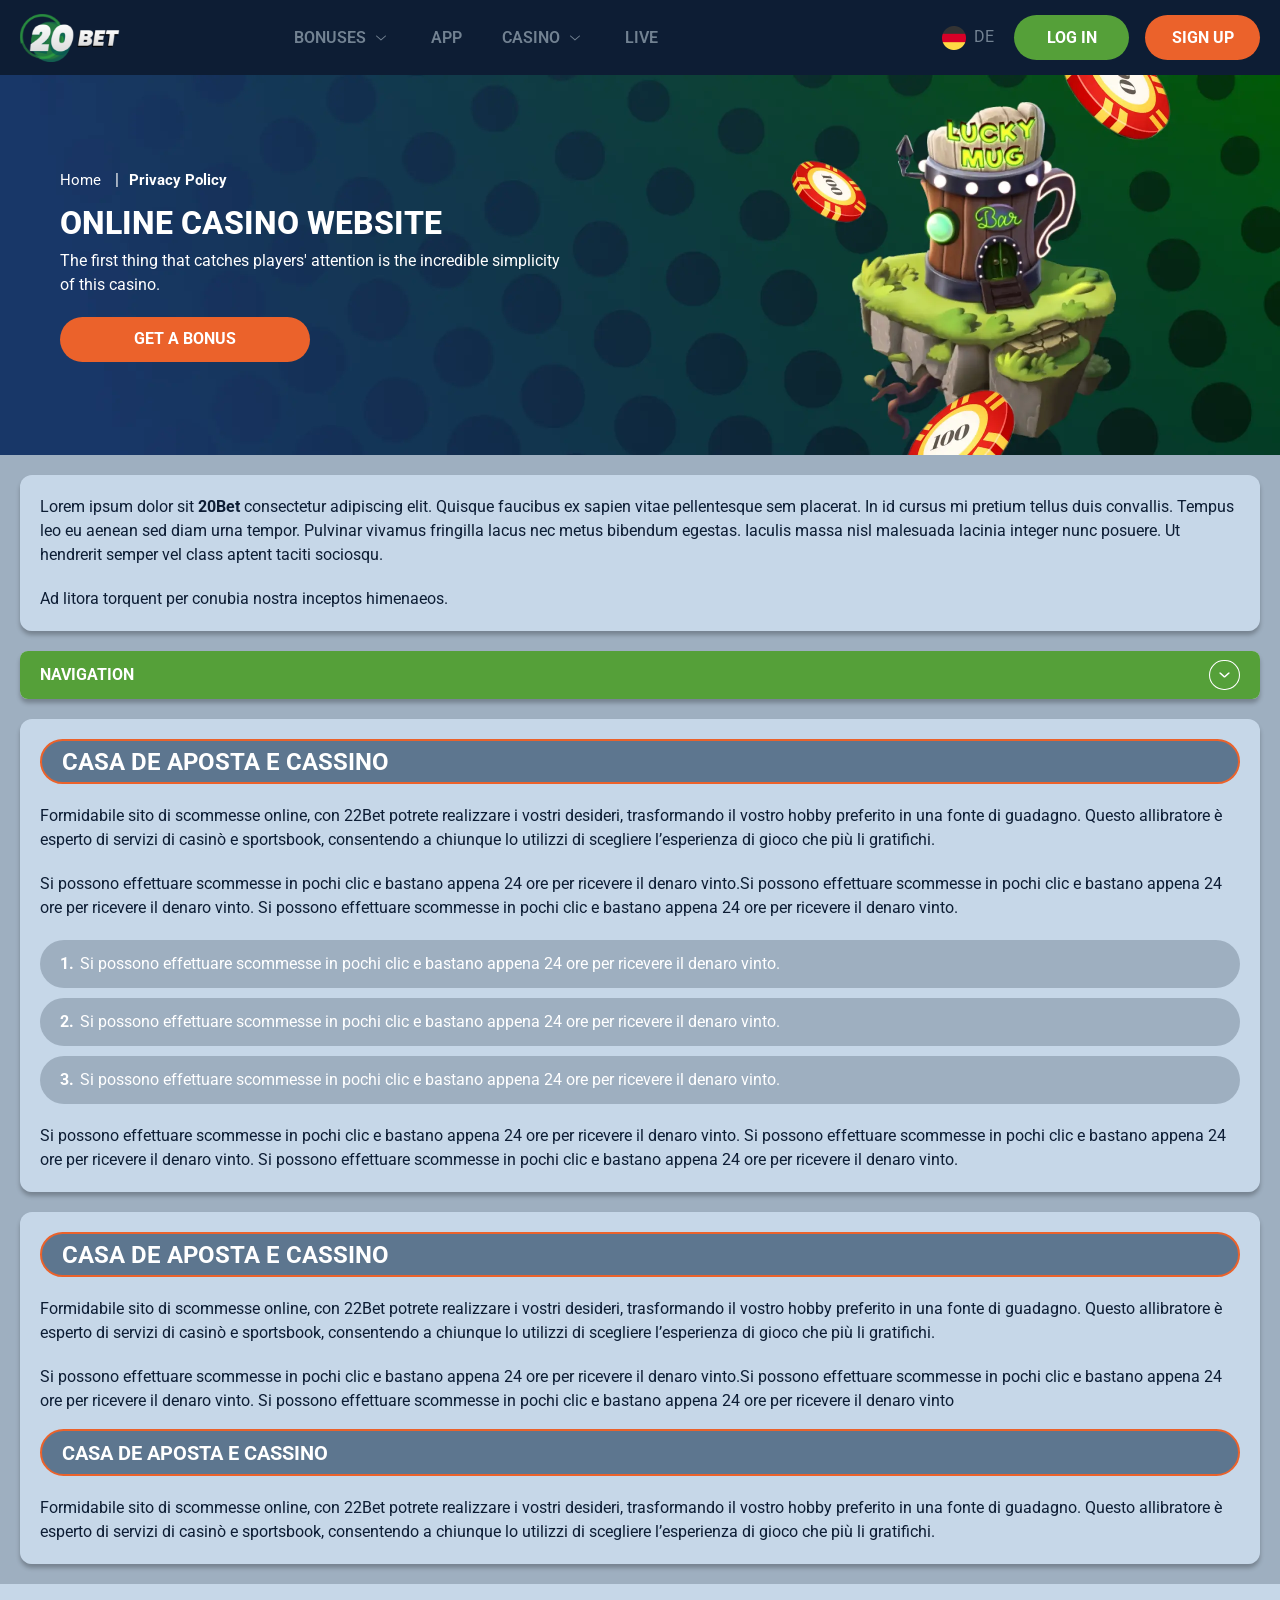
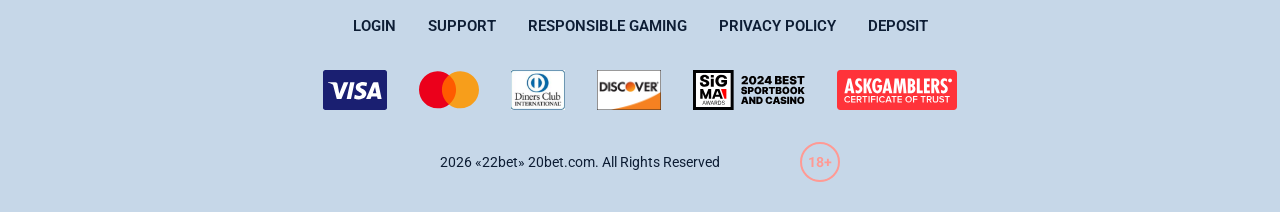
<file: policy.html>
<!DOCTYPE html>
<html lang="de">
  <head>
    <meta charset="UTF-8" />
   
    <meta name="viewport" content="width=device-width, initial-scale=1.0" />
    <title>20Bet </title>
    <meta name="description" content />
    <meta property="og:site_name" content />
    <meta property="og:title" content />
    <meta property="og:type" content="website" />
    <meta property="og:url" content />
    <meta property="og:image" content />
    <meta property="og:image:alt" content />
    <meta property="og:locale" content="de" />
    <meta property="og:description" content />
    <link rel="preconnect" href="https://fonts.googleapis.com" />
    <link rel="preconnect" href="https://fonts.gstatic.com" crossorigin="anonymous" />
   <link href="https://fonts.googleapis.com/css2?family=Open+Sans:ital,wght@0,300..800;1,300..800&display=swap" rel="stylesheet">
<link href="https://fonts.googleapis.com/css?family=Roboto+Condensed&display=swap" rel="stylesheet">
<link href="https://fonts.googleapis.com/css2?family=Roboto:ital,wght@0,100..900;1,100..900&display=swap" rel="stylesheet">
   <link rel="stylesheet" href="./css/reset.css" />
    <link rel="stylesheet" href="./css/main.css" />
    <link rel="stylesheet" href="./css/media.css"/>
    <link rel="icon" href="./images/Group.png" type="image/x-icon"/>
    <script
    src="https://code.jquery.com/jquery-3.6.1.min.js"
    integrity="sha256-o88AwQnZB+VDvE9tvIXrMQaPlFFSUTR+nldQm1LuPXQ="
    crossorigin="anonymous"
  ></script>
  </head>
  <body>
    <header class="header">
      <section class="content header__content">
        <a href="./index.html" class="logo header__logo"
          ><img src="./images/logo.svg" alt="logo" title
        /></a>
        <button class="header__btn-menu" >
          <svg width="16px" height="16px" viewBox="0 0 16 16" xmlns="http://www.w3.org/2000/svg">
              <rect y="0" width="16" height="3" rx="1.5"></rect>
              <rect y="6.5" width="16" height="3" rx="1.5"></rect>
              <rect y="13" width="16" height="3" rx="1.5"></rect>
            </svg>
        </button>

          <nav class="menu header__menu">
            <ul class="header__menu-list">
                
              <li class="">
              <div class="header__menu-wrapper">
                <div class="js-button-expander js-button-expander--menu" >
                <a href="./bonus.html" >
                <span>Bonuses</span>
              </a>
              </div>
              <div class="header__menu-wrap js-expand-content js-expand-content--menu">
                <ul >
                  <li>
                    <a href="./freeSpins.html">
                    <span>Free Spins</span>
                  </a></li>
                  <li><a href="./promoCode.html">
                    <span>Promo Code</span>
                  </a>
                </li>
                  <li><a href="./welcomeBonus.html">
                    <span>Welcome Bonus</span>
                  </a>
                </li>
                <li><a href="./vip.html">
                    <span>VIP</span>
                  </a>
                </li>
                </ul>
              </div>
              </div>
               <a href="./bonus.html" class="header__menu-item">
                <span>Bonuses</span>
              </a>
            </li>
              <li>
                <a href="./app.html">
                 App
                </a>
              </li>
              
              <li class="">
              <div class="header__menu-wrapper">
                <div class="js-button-expander js-button-expander--menu" >
                <a href="./casino.html" >
                <span> Casino</span>
              </a>
              </div>
              <div class="header__menu-wrap js-expand-content js-expand-content--menu">
                <ul >
                  <li>
                    <a href="./slots.html">
                    <span>Slots</span>
                  </a></li>
                 
                </ul>
              </div>
              </div>
               <a href="./casino.html" class="header__menu-item">
                <span>Casino</span>
              </a>
            </li>
               <li>
                <a href="./live.html">
               Live
                </a>
              </li>
              <li>
                    <a href="./freeSpins.html">
                    <span>Free Spins</span>
                  </a></li>
                  <li><a href="./promoCode.html">
                    <span>Promo Code</span>
                  </a>
                </li>
                  <li><a href="./welcomeBonus.html">
                    <span>Welcome Bonus</span>
                  </a>
                </li>
                <li><a href="./vip.html">
                    <span>VIP</span>
                  </a>
                </li>
             <li>
                    <a href="./slots.html">
                    <span>Slots</span>
                  </a></li>
             
             
            </ul>
            <div class="header__button header__button-menu " >
              <a href="#" class="button  button__login-menu">log in</a>
              <a href="#" class="button button__menu">sign up</a>
            </div>
           
          </nav>
           <a href="" class="header__flag">
                <span><img src="./images/flag.png" alt="flag" title /></span>
                <span>de</span>
              </a>
            <a href="#" class="button button__login">log in</a>
            <a href="#" class="button button__singup">sign up</a>
            <!-- <div id="clock" class="header__time">00:00</div> -->
           
      </section>
    </header>
     <main class="main home main-page">
        <section class=" hero hero__page">
           
            <div class="background  ">
              <img src="./images/layout-images/bg-policy.webp" alt="hero" title />
              
            </div>
            <div class="hero__wrapper hero__wrapper-page">
              <div class="hero__data hero__data-bonus">
                <ul
                class="breadcrumbs "
                
              >
                <li
                  
                >
                  <a href="#" >
                    <span >Home</span></a
                  >
                 
                </li>
                <li
                  
                >
                  <a href="#" > <span >Privacy Policy</span></a>
                 
                </li>
              </ul>
                <h1 class="title general hero__title">
                  Online Casino Website
                </h1>
                 <p class="hero__text">The first thing that catches players' attention is the incredible simplicity of this casino.</p>
               
                <a href="#" class="button  hero__button ">Get a Bonus</a>
               
              </div>
             
            </div>
          </section>
      <section class="main__wrap main__wrap-page">
       
       <section class="content__wrapper content__wrapper-page">

         
        
       
          <section class="content article">
            <p>
             Lorem ipsum dolor sit <a href="#">20Bet</a> consectetur adipiscing elit. Quisque faucibus ex sapien vitae pellentesque sem placerat. In id cursus mi pretium tellus duis convallis. Tempus leo eu aenean sed diam urna tempor. Pulvinar vivamus fringilla lacus nec metus bibendum egestas. Iaculis massa nisl malesuada lacinia integer nunc posuere. Ut hendrerit semper vel class aptent taciti sociosqu.
            </p>
            <p>
             Ad litora torquent per conubia nostra inceptos himenaeos.
            </p>
          </section>
        
            <section class="content menu-review__content">
              

            
                <div class="menu__review-desk menu__review-content">Navigation</div>
                <ul class="menu__review menu__review-list">
                  <li><a href="#">Lorem ipsum dolor sit</a></li>
                    <li><a href="#">Amet consectetur adipiscing</a></li>
                      <li><a href="#">Quisque faucibus ex sapien vitae</a></li>
                        <li><a href="#">Ut hendrerit sempero</a></li>
                          <li><a href="#">Pulvinar vivamus fringilla</a></li>
                           <li><a href="#">Ad litora torquent per conubia</a></li>
                         
                          
                </ul>
             
          
          </section>
          
        
          <section class="content article">
            <h2 class="title high article__title">Casa de Aposta e Cassino</h2>
             
            <p>
             Formidabile sito di scommesse online, con 22Bet potrete realizzare i vostri desideri, trasformando il vostro hobby preferito in una fonte di guadagno. Questo allibratore è esperto di servizi di casinò e sportsbook, consentendo a chiunque lo utilizzi di scegliere l’esperienza di gioco che più li gratifichi.
            </p>
            <p>
             Si possono effettuare scommesse in pochi clic e bastano appena 24 ore per ricevere il denaro vinto.Si possono effettuare scommesse in pochi clic e bastano appena 24 ore per ricevere il denaro vinto. Si possono effettuare scommesse in pochi clic e bastano appena 24 ore per ricevere il denaro vinto.
            </p>
           <ol>
              <li>Si possono effettuare scommesse in pochi clic e bastano appena 24 ore per ricevere il denaro vinto.</li>
              <li>Si possono effettuare scommesse in pochi clic e bastano appena 24 ore per ricevere il denaro vinto.</li>
              <li>Si possono effettuare scommesse in pochi clic e bastano appena 24 ore per ricevere il denaro vinto.</li>
            </ol>
            <p>Si possono effettuare scommesse in pochi clic e bastano appena 24 ore per ricevere il denaro vinto. Si possono effettuare scommesse in pochi clic e bastano appena 24 ore per ricevere il denaro vinto. Si possono effettuare scommesse in pochi clic e bastano appena 24 ore per ricevere il denaro vinto.</p>
          </section>
         
         
           <section class="content article">
            <h2 class="title high article__title">Casa de Aposta e Cassino</h2>
            <p>Formidabile sito di scommesse online, con 22Bet potrete realizzare i vostri desideri, trasformando il vostro hobby preferito in una fonte di guadagno. Questo allibratore è esperto di servizi di casinò e sportsbook, consentendo a chiunque lo utilizzi di scegliere l’esperienza di gioco che più li gratifichi.</p>
            <p>Si possono effettuare scommesse in pochi clic e bastano appena 24 ore per ricevere il denaro vinto.Si possono effettuare scommesse in pochi clic e bastano appena 24 ore per ricevere il denaro vinto. Si possono effettuare scommesse in pochi clic e bastano appena 24 ore per ricevere il denaro vinto</p>
            <h3>Casa de Aposta e Cassino</h3>
            <p>Formidabile sito di scommesse online, con 22Bet potrete realizzare i vostri desideri, trasformando il vostro hobby preferito in una fonte di guadagno. Questo allibratore è esperto di servizi di casinò e sportsbook, consentendo a chiunque lo utilizzi di scegliere l’esperienza di gioco che più li gratifichi.</p>
           </section>

        </section> 
      
        <div class=""  onclick="scrollToTop()">
          <button class="main__arrow" id="scrollToTopBtn"></button>
        </div> 
        
      </section>
    </main> 
     <footer class=" footer ">
      <section class="content footer__content">
        <ul class="footer__menu">
         <li><a href="./login.html">Login</a></li>
         <li><a href="./support.html">Support</a></li>
         <li><a href="./responsible.html">Responsible Gaming</a></li>
         <li><a href="./policy.html">Privacy Policy</a></li>
         <li><a href="./deposit.html">Deposit</a></li>
        </ul>
       
          <ul class="footer__cards-list">
           
            <li>
              <a href="#"
                ><img src="./images/visa.svg" alt="cardvisa" title
              /></a>
            </li>
            <li>
              <a href="#"
                ><img
                  src="./images/mastercard.svg"
                  alt="mastercard"
                  title
              /></a>
            </li>
            <li>
                <a href="#"
                  ><img src="./images/diners.svg" alt="diners" title
                /></a>
              </li>
              <li>
                <a href="#"
                  ><img src="./images/discover.svg" alt="discover" title
                /></a>
              </li>
              <li>
                <a href="#"
                  ><img src="./images/sigma.svg" alt="sigma" title
                /></a>
              </li>
              <li>
                <a href="#"
                  ><img src="./images/ask.svg" alt="ask" title
                /></a>
              </li>
            
          </ul>
       
        <div class="footer__wrapp">
          <div class="footer__text">
            <p>2026 «22bet» 20bet.com. All Rights Reserved
</p>
           
          </div>
          <div class="footer__age">
            <img src="./images/age.svg" alt="age" title />
          </div>
        </div>
      
      </section>
    </footer>
    <script src="./js/arrowUp.js" defer></script>
    <script src="./js/sidebar.js" defer></script>
    <script src="./js/expander.js" defer></script>
    <script src="./js/mobile-menu.js" defer></script>
    <!-- <script src="./js/clock.js" defer></script> -->
  </body>
</html>
</file>
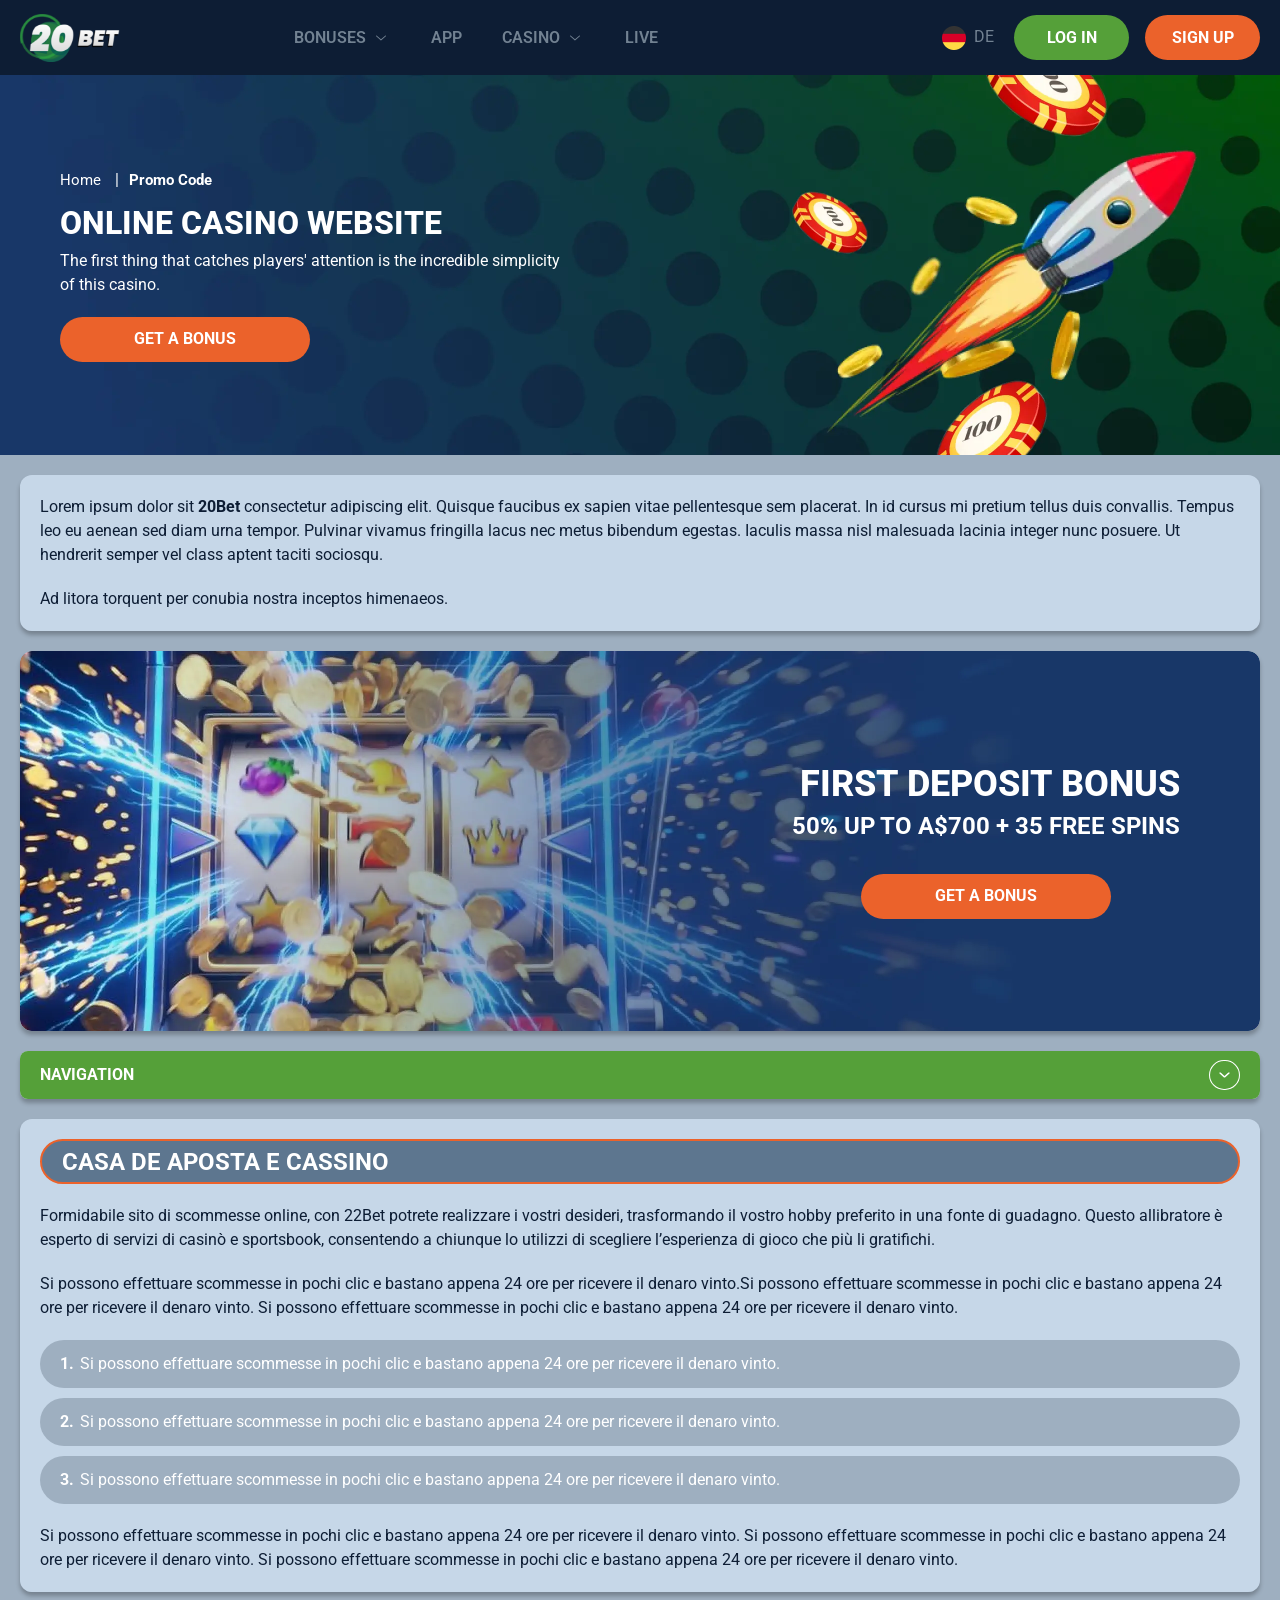
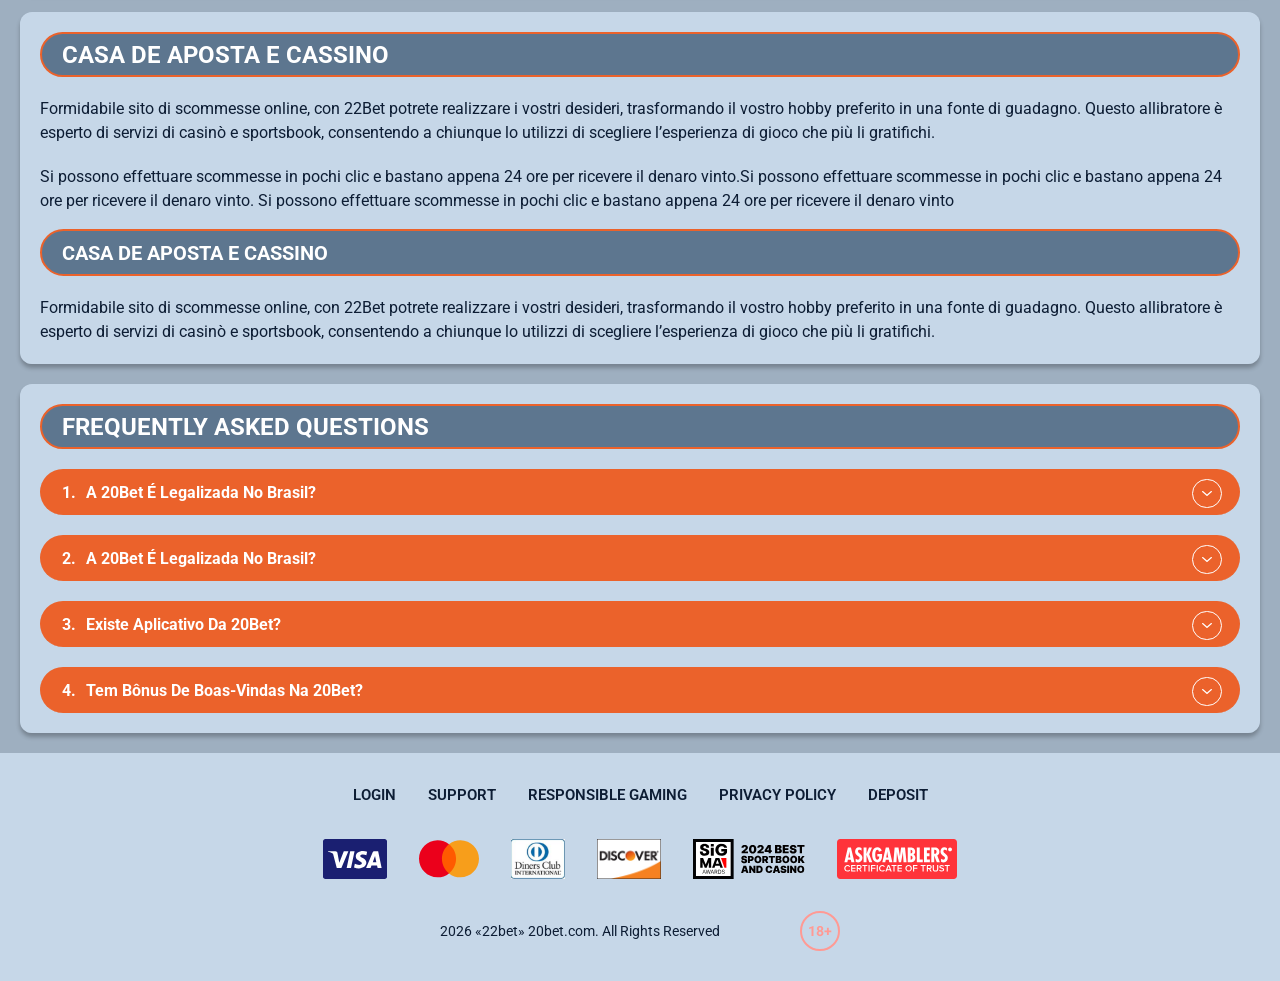
<file: promoCode.html>
<!DOCTYPE html>
<html lang="de">
  <head>
    <meta charset="UTF-8" />
   
    <meta name="viewport" content="width=device-width, initial-scale=1.0" />
    <title>20Bet </title>
    <meta name="description" content />
    <meta property="og:site_name" content />
    <meta property="og:title" content />
    <meta property="og:type" content="website" />
    <meta property="og:url" content />
    <meta property="og:image" content />
    <meta property="og:image:alt" content />
    <meta property="og:locale" content="de" />
    <meta property="og:description" content />
    <link rel="preconnect" href="https://fonts.googleapis.com" />
    <link rel="preconnect" href="https://fonts.gstatic.com" crossorigin="anonymous" />
   <link href="https://fonts.googleapis.com/css2?family=Open+Sans:ital,wght@0,300..800;1,300..800&display=swap" rel="stylesheet">
<link href="https://fonts.googleapis.com/css?family=Roboto+Condensed&display=swap" rel="stylesheet">
<link href="https://fonts.googleapis.com/css2?family=Roboto:ital,wght@0,100..900;1,100..900&display=swap" rel="stylesheet">
   <link rel="stylesheet" href="./css/reset.css" />
    <link rel="stylesheet" href="./css/main.css" />
    <link rel="stylesheet" href="./css/media.css"/>
    <link rel="icon" href="./images/Group.png" type="image/x-icon"/>
    <script
    src="https://code.jquery.com/jquery-3.6.1.min.js"
    integrity="sha256-o88AwQnZB+VDvE9tvIXrMQaPlFFSUTR+nldQm1LuPXQ="
    crossorigin="anonymous"
  ></script>
  </head>
  <body>
    <header class="header">
      <section class="content header__content">
        <a href="./index.html" class="logo header__logo"
          ><img src="./images/logo.svg" alt="logo" title
        /></a>
        <button class="header__btn-menu" >
          <svg width="16px" height="16px" viewBox="0 0 16 16" xmlns="http://www.w3.org/2000/svg">
              <rect y="0" width="16" height="3" rx="1.5"></rect>
              <rect y="6.5" width="16" height="3" rx="1.5"></rect>
              <rect y="13" width="16" height="3" rx="1.5"></rect>
            </svg>
        </button>

          <nav class="menu header__menu">
            <ul class="header__menu-list">
                
              <li class="">
              <div class="header__menu-wrapper">
                <div class="js-button-expander js-button-expander--menu" >
                <a href="./bonus.html" >
                <span>Bonuses</span>
              </a>
              </div>
              <div class="header__menu-wrap js-expand-content js-expand-content--menu">
                <ul >
                  <li>
                    <a href="./freeSpins.html">
                    <span>Free Spins</span>
                  </a></li>
                  <li><a href="./promoCode.html">
                    <span>Promo Code</span>
                  </a>
                </li>
                  <li><a href="./welcomeBonus.html">
                    <span>Welcome Bonus</span>
                  </a>
                </li>
                <li><a href="./vip.html">
                    <span>VIP</span>
                  </a>
                </li>
                </ul>
              </div>
              </div>
               <a href="./bonus.html" class="header__menu-item">
                <span>Bonuses</span>
              </a>
            </li>
              <li>
                <a href="./app.html">
                 App
                </a>
              </li>
              
              <li class="">
              <div class="header__menu-wrapper">
                <div class="js-button-expander js-button-expander--menu" >
                <a href="./casino.html" >
                <span> Casino</span>
              </a>
              </div>
              <div class="header__menu-wrap js-expand-content js-expand-content--menu">
                <ul >
                  <li>
                    <a href="./slots.html">
                    <span>Slots</span>
                  </a></li>
                 
                </ul>
              </div>
              </div>
               <a href="./casino.html" class="header__menu-item">
                <span>Casino</span>
              </a>
            </li>
               <li>
                <a href="./live.html">
               Live
                </a>
              </li>
              <li>
                    <a href="./freeSpins.html">
                    <span>Free Spins</span>
                  </a></li>
                  <li><a href="./promoCode.html">
                    <span>Promo Code</span>
                  </a>
                </li>
                  <li><a href="./welcomeBonus.html">
                    <span>Welcome Bonus</span>
                  </a>
                </li>
                <li><a href="./vip.html">
                    <span>VIP</span>
                  </a>
                </li>
             <li>
                    <a href="./slots.html">
                    <span>Slots</span>
                  </a></li>
             
             
            </ul>
            <div class="header__button header__button-menu " >
              <a href="#" class="button  button__login-menu">log in</a>
              <a href="#" class="button button__menu">sign up</a>
            </div>
           
          </nav>
            <a href="" class="header__flag">
                <span><img src="./images/flag.png" alt="flag" title /></span>
                <span>de</span>
              </a>
            <a href="#" class="button button__login">log in</a>
            <a href="#" class="button button__singup">sign up</a>
            <!-- <div id="clock" class="header__time">00:00</div> -->
          
      </section>
    </header>
     <main class="main home main-page">
        <section class=" hero hero__page">
           
            <div class="background ">
              <img src="./images/layout-images/bg-promoCode.webp" alt="hero" title />
              
            </div>
            <div class="hero__wrapper hero__wrapper-page">
              <div class="hero__data hero__data-bonus">
                <ul
                class="breadcrumbs "
                
              >
                <li
                  
                >
                  <a href="#" >
                    <span >Home</span></a
                  >
                 
                </li>
                <li
                  
                >
                  <a href="#" > <span >Promo Code</span></a>
                 
                </li>
              </ul>
                <h1 class="title general hero__title">
                  Online Casino Website
                </h1>
                 <p class="hero__text">The first thing that catches players' attention is the incredible simplicity of this casino.</p>
               
                <a href="#" class="button  hero__button ">Get a Bonus</a>
               
              </div>
             
            </div>
          </section>
      <section class="main__wrap main__wrap-page">
       
       <section class="content__wrapper content__wrapper-page">

         
        
       
          <section class="content article">
            <p>
             Lorem ipsum dolor sit <a href="#">20Bet</a> consectetur adipiscing elit. Quisque faucibus ex sapien vitae pellentesque sem placerat. In id cursus mi pretium tellus duis convallis. Tempus leo eu aenean sed diam urna tempor. Pulvinar vivamus fringilla lacus nec metus bibendum egestas. Iaculis massa nisl malesuada lacinia integer nunc posuere. Ut hendrerit semper vel class aptent taciti sociosqu.
            </p>
            <p>
             Ad litora torquent per conubia nostra inceptos himenaeos.
            </p>
          </section>
         
             
            <section class="content banner ">
            <div class="background banner__background">
              
              <img src="./images/layout-images/banner-promoCode.webp" alt="banner" title />
              
            </div>
            <div class="banner__info">
              
              <h2 class="title high banner__title-main">
                  
               first Deposit Bonus
              </h2>
            <p class="banner__subtitle">50% up to A$700 + 35 Free spins</p>
              <a href="#" class="button banner__button">Get a Bonus</a>
            </div>
          </section>
        
         <section class="content menu-review__content">
              

            
                <div class="menu__review-desk menu__review-content">Navigation</div>
                <ul class="menu__review menu__review-list">
                  <li><a href="#">Lorem ipsum dolor sit</a></li>
                    <li><a href="#">Amet consectetur adipiscing</a></li>
                      <li><a href="#">Quisque faucibus ex sapien vitae</a></li>
                        <li><a href="#">Ut hendrerit sempero</a></li>
                          <li><a href="#">Pulvinar vivamus fringilla</a></li>
                           <li><a href="#">Ad litora torquent per conubia</a></li>
                         
                          
                </ul>
             
          
          </section>
          
        
          <section class="content article">
            <h2 class="title high article__title">Casa de Aposta e Cassino</h2>
             
            <p>
             Formidabile sito di scommesse online, con 22Bet potrete realizzare i vostri desideri, trasformando il vostro hobby preferito in una fonte di guadagno. Questo allibratore è esperto di servizi di casinò e sportsbook, consentendo a chiunque lo utilizzi di scegliere l’esperienza di gioco che più li gratifichi.
            </p>
            <p>
             Si possono effettuare scommesse in pochi clic e bastano appena 24 ore per ricevere il denaro vinto.Si possono effettuare scommesse in pochi clic e bastano appena 24 ore per ricevere il denaro vinto. Si possono effettuare scommesse in pochi clic e bastano appena 24 ore per ricevere il denaro vinto.
            </p>
           <ol>
              <li>Si possono effettuare scommesse in pochi clic e bastano appena 24 ore per ricevere il denaro vinto.</li>
              <li>Si possono effettuare scommesse in pochi clic e bastano appena 24 ore per ricevere il denaro vinto.</li>
              <li>Si possono effettuare scommesse in pochi clic e bastano appena 24 ore per ricevere il denaro vinto.</li>
            </ol>
            <p>Si possono effettuare scommesse in pochi clic e bastano appena 24 ore per ricevere il denaro vinto. Si possono effettuare scommesse in pochi clic e bastano appena 24 ore per ricevere il denaro vinto. Si possono effettuare scommesse in pochi clic e bastano appena 24 ore per ricevere il denaro vinto.</p>
          </section>
         
         
           <section class="content article">
            <h2 class="title high article__title">Casa de Aposta e Cassino</h2>
            <p>Formidabile sito di scommesse online, con 22Bet potrete realizzare i vostri desideri, trasformando il vostro hobby preferito in una fonte di guadagno. Questo allibratore è esperto di servizi di casinò e sportsbook, consentendo a chiunque lo utilizzi di scegliere l’esperienza di gioco che più li gratifichi.</p>
            <p>Si possono effettuare scommesse in pochi clic e bastano appena 24 ore per ricevere il denaro vinto.Si possono effettuare scommesse in pochi clic e bastano appena 24 ore per ricevere il denaro vinto. Si possono effettuare scommesse in pochi clic e bastano appena 24 ore per ricevere il denaro vinto</p>
            <h3>Casa de Aposta e Cassino</h3>
            <p>Formidabile sito di scommesse online, con 22Bet potrete realizzare i vostri desideri, trasformando il vostro hobby preferito in una fonte di guadagno. Questo allibratore è esperto di servizi di casinò e sportsbook, consentendo a chiunque lo utilizzi di scegliere l’esperienza di gioco che più li gratifichi.</p>
           </section>

          <section class="content faq">
            <h2 class="title high faq__title">Frequently Asked Questions</h2>
            <ul class="faq__list " >
              <li class="faq__item"  >
                <h3 class="title medium faq__subtitle js-button-expander js-button-expander--faq"  >A 20Bet é legalizada no Brasil?
                 </h3>
                <div  class="faq__answer js-expand-content js-expand-content--faq" >
                  <p  >
                    Sim, a casa de apostas tem licença emitida por Curaçao, que é reconhecida no Brasil e a permite atuar por aqui.
                  </p>
                </div>
              </li>
              <li class="faq__item"  >
                <h3 class="title medium faq__subtitle js-button-expander js-button-expander--faq"  >A 20Bet é legalizada no Brasil?</h3>
                <div class="faq__answer js-expand-content js-expand-content--faq" >
                  <p  >
                    Sim, a casa de apostas tem licença emitida por Curaçao, que é reconhecida no Brasil e a permite atuar por aqui.
                  </p>
                </div>
              </li> 
              <li class="faq__item"  >
                <h3 class="title medium faq__subtitle js-button-expander js-button-expander--faq"  >Existe aplicativo da 20Bet?</h3>
                <div class="faq__answer js-expand-content js-expand-content--faq" >
                  <p  >
                   Sim, disponível para sistemas operacionais iOS e Android.
                  </p>
                </div>
              </li> 
              <li class="faq__item"  >
                <h3 class="title medium faq__subtitle js-button-expander js-button-expander--faq"  >Tem bônus de boas-vindas na 20Bet?</h3>
                <div class="faq__answer js-expand-content js-expand-content--faq" >
                  <p  >
                   O pacote especial para novos usuários da 20Bet paga 100% sobre o primeiro depósito, com limite de 600 BRL.
                  </p>
                </div>
              </li> 
             
            </ul>
          </section>
          
        </section> 
      
        <div class=""  onclick="scrollToTop()">
          <button class="main__arrow" id="scrollToTopBtn"></button>
        </div> 
        
      </section>
    </main> 
   <footer class=" footer ">
      <section class="content footer__content">
        <ul class="footer__menu">
         <li><a href="./login.html">Login</a></li>
         <li><a href="./support.html">Support</a></li>
         <li><a href="./responsible.html">Responsible Gaming</a></li>
         <li><a href="./policy.html">Privacy Policy</a></li>
         <li><a href="./deposit.html">Deposit</a></li>
        </ul>
       
          <ul class="footer__cards-list">
           
            <li>
              <a href="#"
                ><img src="./images/visa.svg" alt="cardvisa" title
              /></a>
            </li>
            <li>
              <a href="#"
                ><img
                  src="./images/mastercard.svg"
                  alt="mastercard"
                  title
              /></a>
            </li>
            <li>
                <a href="#"
                  ><img src="./images/diners.svg" alt="diners" title
                /></a>
              </li>
              <li>
                <a href="#"
                  ><img src="./images/discover.svg" alt="discover" title
                /></a>
              </li>
              <li>
                <a href="#"
                  ><img src="./images/sigma.svg" alt="sigma" title
                /></a>
              </li>
              <li>
                <a href="#"
                  ><img src="./images/ask.svg" alt="ask" title
                /></a>
              </li>
            
          </ul>
       
        <div class="footer__wrapp">
          <div class="footer__text">
           
          <p>2026 «22bet» 20bet.com. All Rights Reserved

</p>
           
          </div>
          <div class="footer__age">
            <img src="./images/age.svg" alt="age" title />
          </div>
        </div>
      
      </section>
    </footer>
    <script src="./js/arrowUp.js" defer></script>
    <script src="./js/sidebar.js" defer></script>
    <script src="./js/expander.js" defer></script>
    <script src="./js/mobile-menu.js" defer></script>
    <!-- <script src="./js/clock.js" defer></script> -->
  </body>
</html>
</file>
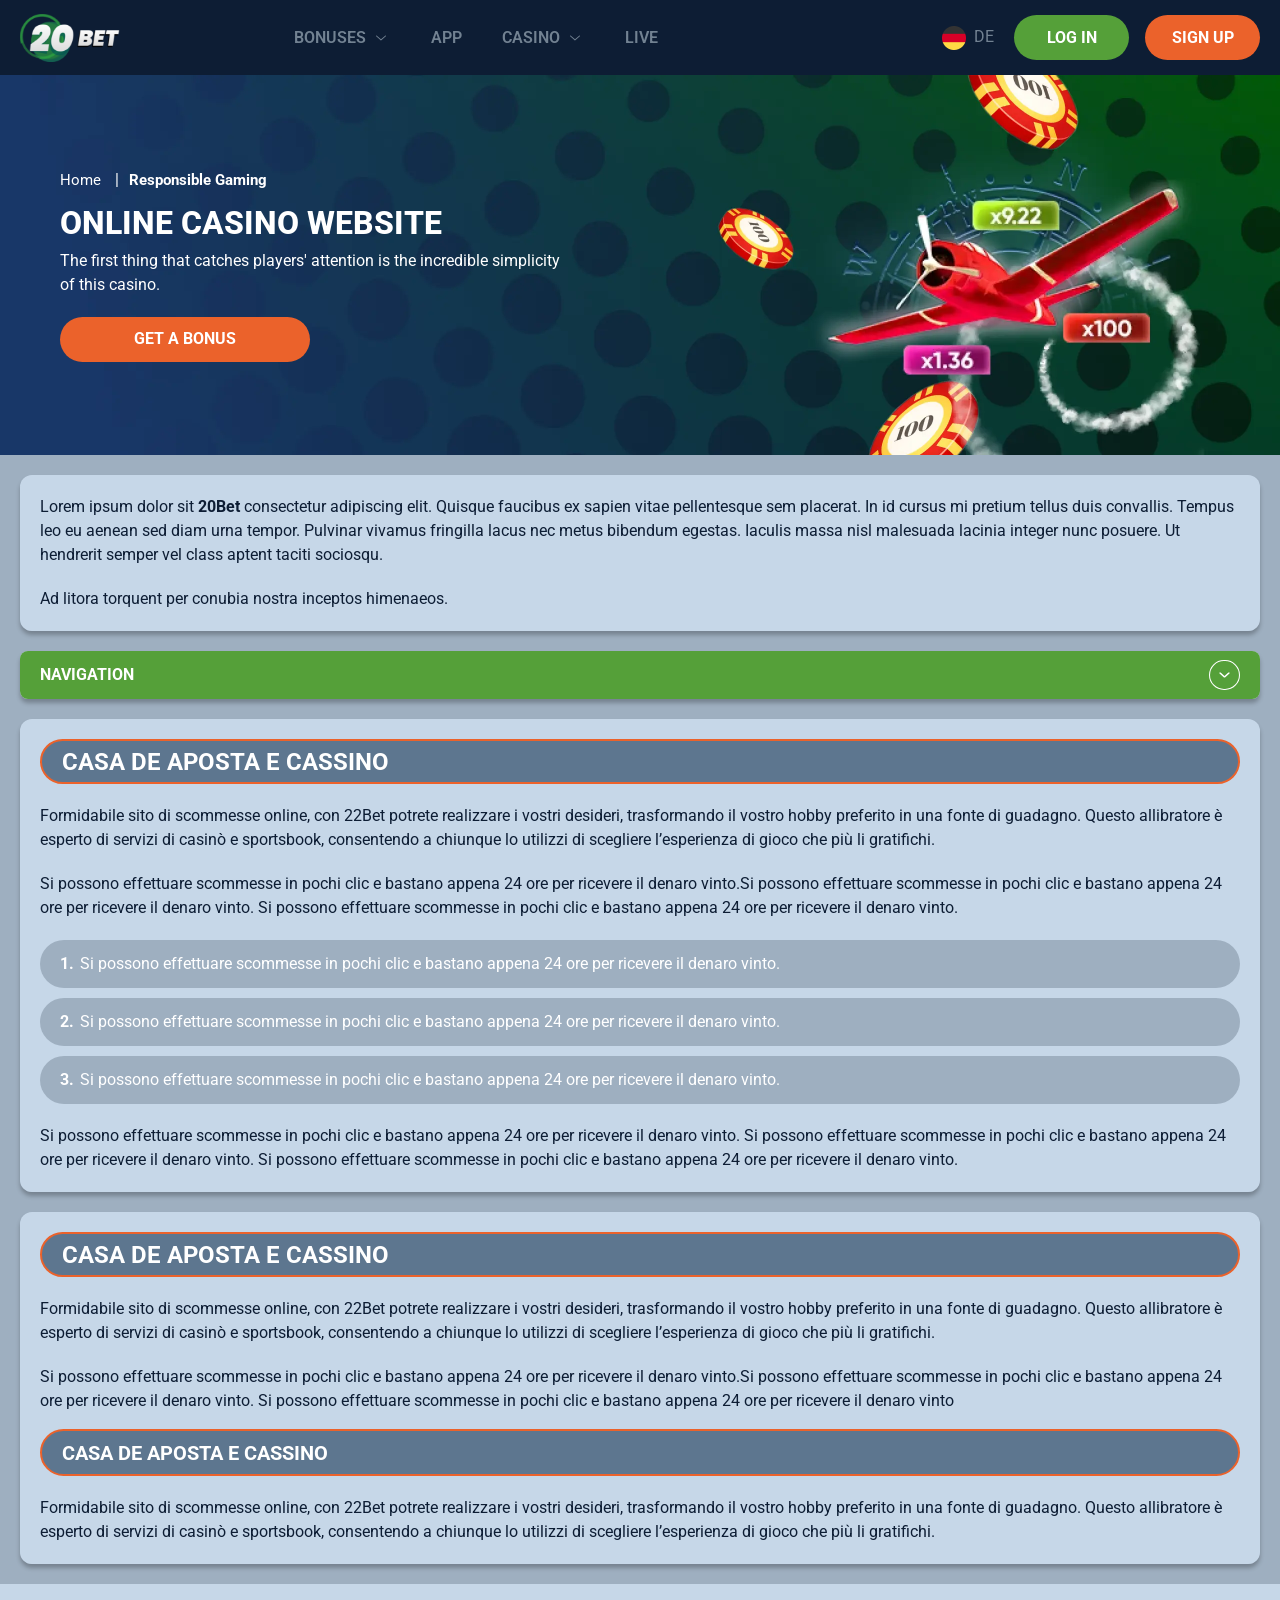
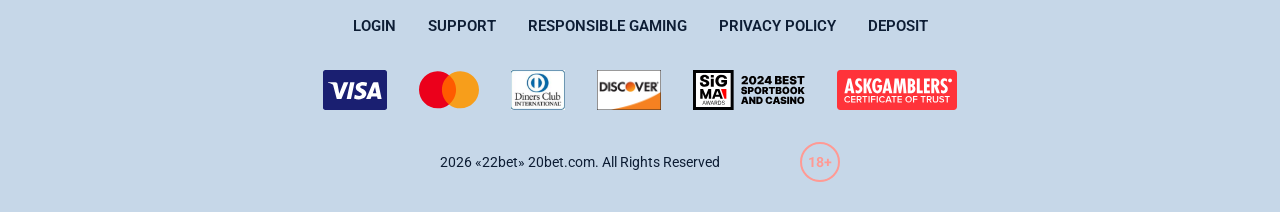
<file: responsible.html>
<!DOCTYPE html>
<html lang="de">
  <head>
    <meta charset="UTF-8" />
   
    <meta name="viewport" content="width=device-width, initial-scale=1.0" />
    <title>20Bet </title>
    <meta name="description" content />
    <meta property="og:site_name" content />
    <meta property="og:title" content />
    <meta property="og:type" content="website" />
    <meta property="og:url" content />
    <meta property="og:image" content />
    <meta property="og:image:alt" content />
    <meta property="og:locale" content="de" />
    <meta property="og:description" content />
    <link rel="preconnect" href="https://fonts.googleapis.com" />
    <link rel="preconnect" href="https://fonts.gstatic.com" crossorigin="anonymous" />
   <link href="https://fonts.googleapis.com/css2?family=Open+Sans:ital,wght@0,300..800;1,300..800&display=swap" rel="stylesheet">
<link href="https://fonts.googleapis.com/css?family=Roboto+Condensed&display=swap" rel="stylesheet">
<link href="https://fonts.googleapis.com/css2?family=Roboto:ital,wght@0,100..900;1,100..900&display=swap" rel="stylesheet">
   <link rel="stylesheet" href="./css/reset.css" />
    <link rel="stylesheet" href="./css/main.css" />
    <link rel="stylesheet" href="./css/media.css"/>
    <link rel="icon" href="./images/Group.png" type="image/x-icon"/>
    <script
    src="https://code.jquery.com/jquery-3.6.1.min.js"
    integrity="sha256-o88AwQnZB+VDvE9tvIXrMQaPlFFSUTR+nldQm1LuPXQ="
    crossorigin="anonymous"
  ></script>
  </head>
  <body>
    <header class="header">
      <section class="content header__content">
        <a href="./index.html" class="logo header__logo"
          ><img src="./images/logo.svg" alt="logo" title
        /></a>
        <button class="header__btn-menu" >
          <svg width="16px" height="16px" viewBox="0 0 16 16" xmlns="http://www.w3.org/2000/svg">
              <rect y="0" width="16" height="3" rx="1.5"></rect>
              <rect y="6.5" width="16" height="3" rx="1.5"></rect>
              <rect y="13" width="16" height="3" rx="1.5"></rect>
            </svg>
        </button>

          <nav class="menu header__menu">
            <ul class="header__menu-list">
                
              <li class="">
              <div class="header__menu-wrapper">
                <div class="js-button-expander js-button-expander--menu" >
                <a href="./bonus.html" >
                <span>Bonuses</span>
              </a>
              </div>
              <div class="header__menu-wrap js-expand-content js-expand-content--menu">
                <ul >
                  <li>
                    <a href="./freeSpins.html">
                    <span>Free Spins</span>
                  </a></li>
                  <li><a href="./promoCode.html">
                    <span>Promo Code</span>
                  </a>
                </li>
                  <li><a href="./welcomeBonus.html">
                    <span>Welcome Bonus</span>
                  </a>
                </li>
                <li><a href="./vip.html">
                    <span>VIP</span>
                  </a>
                </li>
                </ul>
              </div>
              </div>
               <a href="./bonus.html" class="header__menu-item">
                <span>Bonuses</span>
              </a>
            </li>
              <li>
                <a href="./app.html">
                 App
                </a>
              </li>
              
              <li class="">
              <div class="header__menu-wrapper">
                <div class="js-button-expander js-button-expander--menu" >
                <a href="./casino.html" >
                <span> Casino</span>
              </a>
              </div>
              <div class="header__menu-wrap js-expand-content js-expand-content--menu">
                <ul >
                  <li>
                    <a href="./slots.html">
                    <span>Slots</span>
                  </a></li>
                 
                </ul>
              </div>
              </div>
               <a href="./casino.html" class="header__menu-item">
                <span>Casino</span>
              </a>
            </li>
               <li>
                <a href="./live.html">
               Live
                </a>
              </li>
              <li>
                    <a href="./freeSpins.html">
                    <span>Free Spins</span>
                  </a></li>
                  <li><a href="./promoCode.html">
                    <span>Promo Code</span>
                  </a>
                </li>
                  <li><a href="./welcomeBonus.html">
                    <span>Welcome Bonus</span>
                  </a>
                </li>
                <li><a href="./vip.html">
                    <span>VIP</span>
                  </a>
                </li>
             <li>
                    <a href="./slots.html">
                    <span>Slots</span>
                  </a></li>
             
             
            </ul>
            <div class="header__button header__button-menu " >
              <a href="#" class="button  button__login-menu">log in</a>
              <a href="#" class="button button__menu">sign up</a>
            </div>
           
          </nav>
          <a href="" class="header__flag">
                <span><img src="./images/flag.png" alt="flag" title /></span>
                <span>de</span>
              </a>
            <a href="#" class="button button__login">log in</a>
            <a href="#" class="button button__singup">sign up</a>
            <!-- <div id="clock" class="header__time">00:00</div> -->
            
      </section>
    </header>
     <main class="main home main-page">
        <section class=" hero hero__page">
           
            <div class="background ">
              <img src="./images/layout-images/bg-responsible.webp" alt="hero" title />
              
            </div>
            <div class="hero__wrapper hero__wrapper-page">
              <div class="hero__data hero__data-bonus">
                <ul
                class="breadcrumbs "
                
              >
                <li
                  
                >
                  <a href="#" >
                    <span >Home</span></a
                  >
                 
                </li>
                <li
                  
                >
                  <a href="#" > <span >Responsible Gaming</span></a>
                 
                </li>
              </ul>
                <h1 class="title general hero__title">
                  Online Casino Website
                </h1>
                 <p class="hero__text">The first thing that catches players' attention is the incredible simplicity of this casino.</p>
               
                <a href="#" class="button  hero__button ">Get a Bonus</a>
               
              </div>
             
            </div>
          </section>
      <section class="main__wrap main__wrap-page">
       
       <section class="content__wrapper content__wrapper-page">

         
        
       
          <section class="content article">
            <p>
             Lorem ipsum dolor sit <a href="#">20Bet</a> consectetur adipiscing elit. Quisque faucibus ex sapien vitae pellentesque sem placerat. In id cursus mi pretium tellus duis convallis. Tempus leo eu aenean sed diam urna tempor. Pulvinar vivamus fringilla lacus nec metus bibendum egestas. Iaculis massa nisl malesuada lacinia integer nunc posuere. Ut hendrerit semper vel class aptent taciti sociosqu.
            </p>
            <p>
             Ad litora torquent per conubia nostra inceptos himenaeos.
            </p>
          </section>
        
         <section class="content menu-review__content">
              

            
                <div class="menu__review-desk menu__review-content">Navigation</div>
                <ul class="menu__review menu__review-list">
                  <li><a href="#">Lorem ipsum dolor sit</a></li>
                    <li><a href="#">Amet consectetur adipiscing</a></li>
                      <li><a href="#">Quisque faucibus ex sapien vitae</a></li>
                        <li><a href="#">Ut hendrerit sempero</a></li>
                          <li><a href="#">Pulvinar vivamus fringilla</a></li>
                           <li><a href="#">Ad litora torquent per conubia</a></li>
                         
                          
                </ul>
             
          
          </section>
          
          
        
          <section class="content article">
            <h2 class="title high article__title">Casa de Aposta e Cassino</h2>
             
            <p>
             Formidabile sito di scommesse online, con 22Bet potrete realizzare i vostri desideri, trasformando il vostro hobby preferito in una fonte di guadagno. Questo allibratore è esperto di servizi di casinò e sportsbook, consentendo a chiunque lo utilizzi di scegliere l’esperienza di gioco che più li gratifichi.
            </p>
            <p>
             Si possono effettuare scommesse in pochi clic e bastano appena 24 ore per ricevere il denaro vinto.Si possono effettuare scommesse in pochi clic e bastano appena 24 ore per ricevere il denaro vinto. Si possono effettuare scommesse in pochi clic e bastano appena 24 ore per ricevere il denaro vinto.
            </p>
           <ol>
              <li>Si possono effettuare scommesse in pochi clic e bastano appena 24 ore per ricevere il denaro vinto.</li>
              <li>Si possono effettuare scommesse in pochi clic e bastano appena 24 ore per ricevere il denaro vinto.</li>
              <li>Si possono effettuare scommesse in pochi clic e bastano appena 24 ore per ricevere il denaro vinto.</li>
            </ol>
            <p>Si possono effettuare scommesse in pochi clic e bastano appena 24 ore per ricevere il denaro vinto. Si possono effettuare scommesse in pochi clic e bastano appena 24 ore per ricevere il denaro vinto. Si possono effettuare scommesse in pochi clic e bastano appena 24 ore per ricevere il denaro vinto.</p>
          </section>
         
         
           <section class="content article">
            <h2 class="title high article__title">Casa de Aposta e Cassino</h2>
            <p>Formidabile sito di scommesse online, con 22Bet potrete realizzare i vostri desideri, trasformando il vostro hobby preferito in una fonte di guadagno. Questo allibratore è esperto di servizi di casinò e sportsbook, consentendo a chiunque lo utilizzi di scegliere l’esperienza di gioco che più li gratifichi.</p>
            <p>Si possono effettuare scommesse in pochi clic e bastano appena 24 ore per ricevere il denaro vinto.Si possono effettuare scommesse in pochi clic e bastano appena 24 ore per ricevere il denaro vinto. Si possono effettuare scommesse in pochi clic e bastano appena 24 ore per ricevere il denaro vinto</p>
            <h3>Casa de Aposta e Cassino</h3>
            <p>Formidabile sito di scommesse online, con 22Bet potrete realizzare i vostri desideri, trasformando il vostro hobby preferito in una fonte di guadagno. Questo allibratore è esperto di servizi di casinò e sportsbook, consentendo a chiunque lo utilizzi di scegliere l’esperienza di gioco che più li gratifichi.</p>
           </section>

        </section> 
      
        <div class=""  onclick="scrollToTop()">
          <button class="main__arrow" id="scrollToTopBtn"></button>
        </div> 
        
      </section>
    </main> 
     <footer class=" footer ">
      <section class="content footer__content">
        <ul class="footer__menu">
         <li><a href="./login.html">Login</a></li>
         <li><a href="./support.html">Support</a></li>
         <li><a href="./responsible.html">Responsible Gaming</a></li>
         <li><a href="./policy.html">Privacy Policy</a></li>
         <li><a href="./deposit.html">Deposit</a></li>
        </ul>
       
          <ul class="footer__cards-list">
           
            <li>
              <a href="#"
                ><img src="./images/visa.svg" alt="cardvisa" title
              /></a>
            </li>
            <li>
              <a href="#"
                ><img
                  src="./images/mastercard.svg"
                  alt="mastercard"
                  title
              /></a>
            </li>
            <li>
                <a href="#"
                  ><img src="./images/diners.svg" alt="diners" title
                /></a>
              </li>
              <li>
                <a href="#"
                  ><img src="./images/discover.svg" alt="discover" title
                /></a>
              </li>
              <li>
                <a href="#"
                  ><img src="./images/sigma.svg" alt="sigma" title
                /></a>
              </li>
              <li>
                <a href="#"
                  ><img src="./images/ask.svg" alt="ask" title
                /></a>
              </li>
            
          </ul>
       
        <div class="footer__wrapp">
          <div class="footer__text">
           
             <p>2026 «22bet» 20bet.com. All Rights Reserved
</p>
           
          </div>
          <div class="footer__age">
            <img src="./images/age.svg" alt="age" title />
          </div>
        </div>
      
      </section>
    </footer>
    <script src="./js/arrowUp.js" defer></script>
    <script src="./js/sidebar.js" defer></script>
    <script src="./js/expander.js" defer></script>
    <script src="./js/mobile-menu.js" defer></script>
    <!-- <script src="./js/clock.js" defer></script> -->
  </body>
</html>
</file>
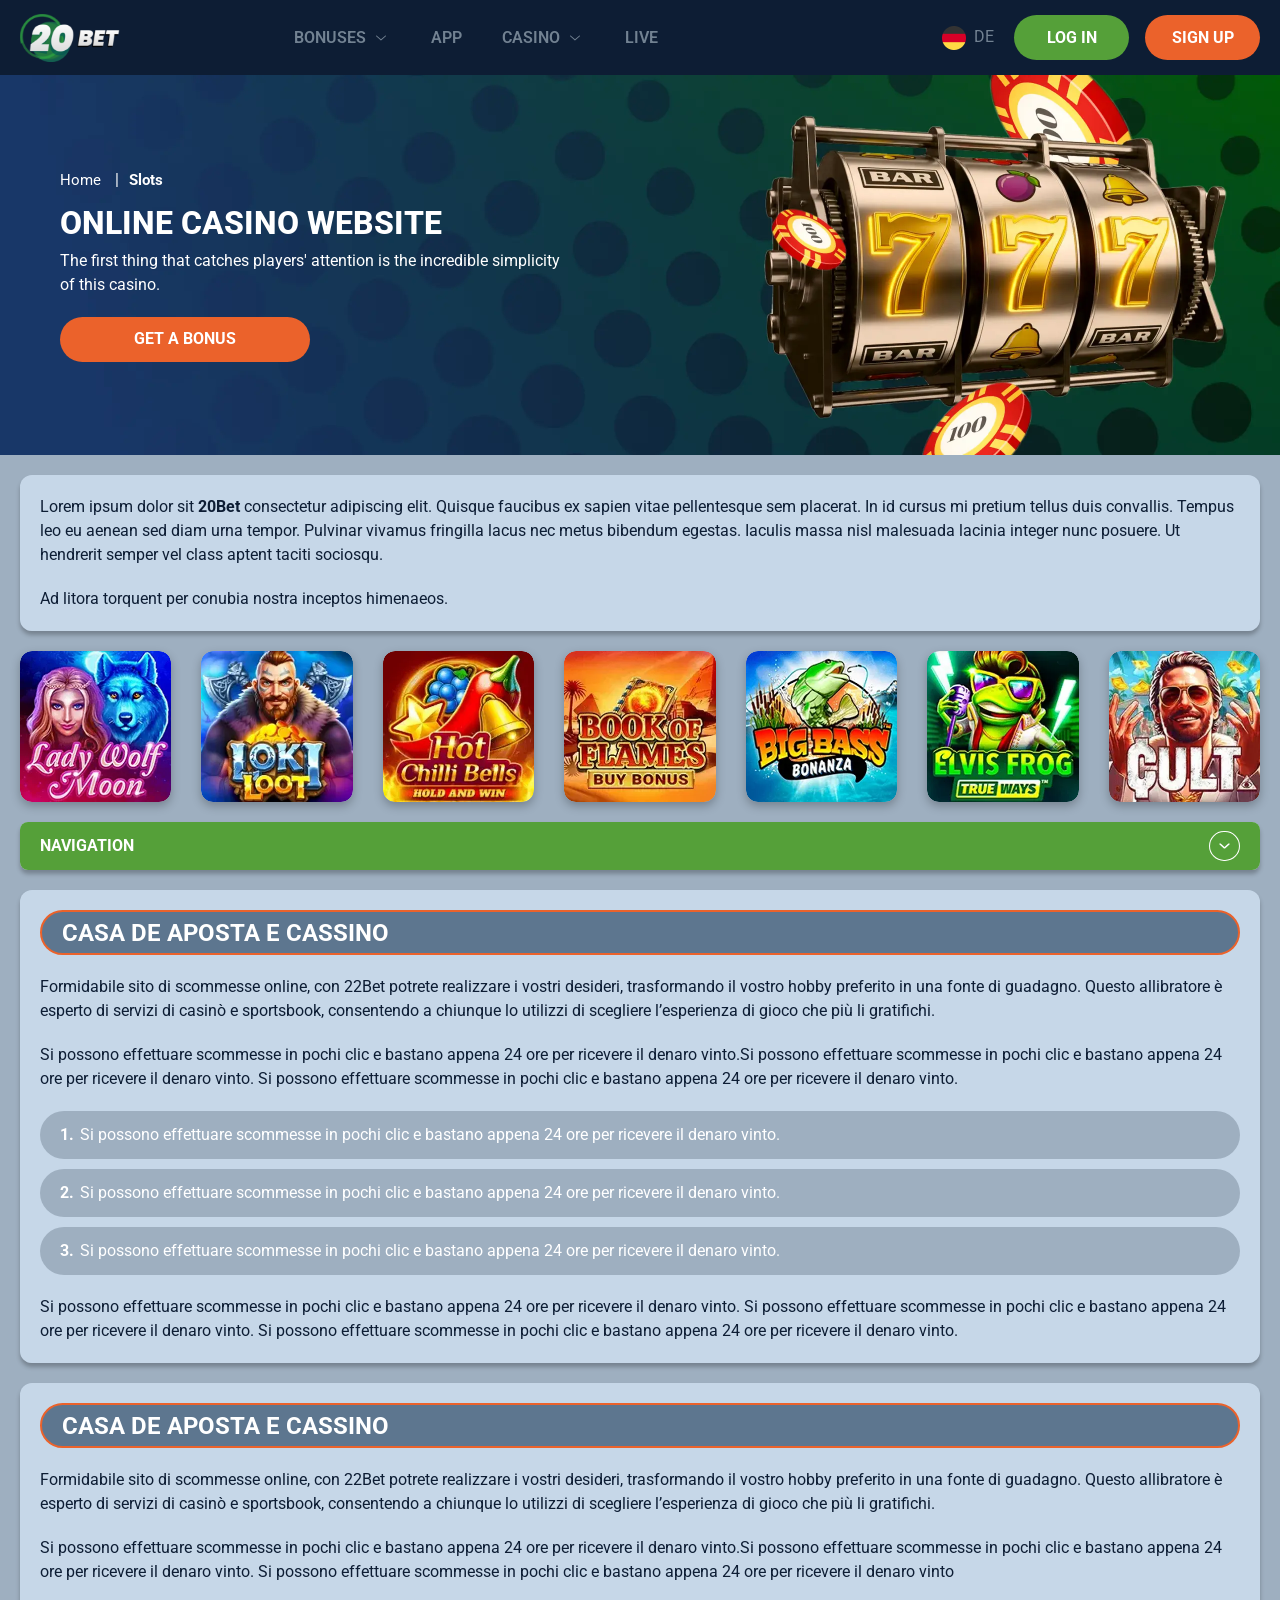
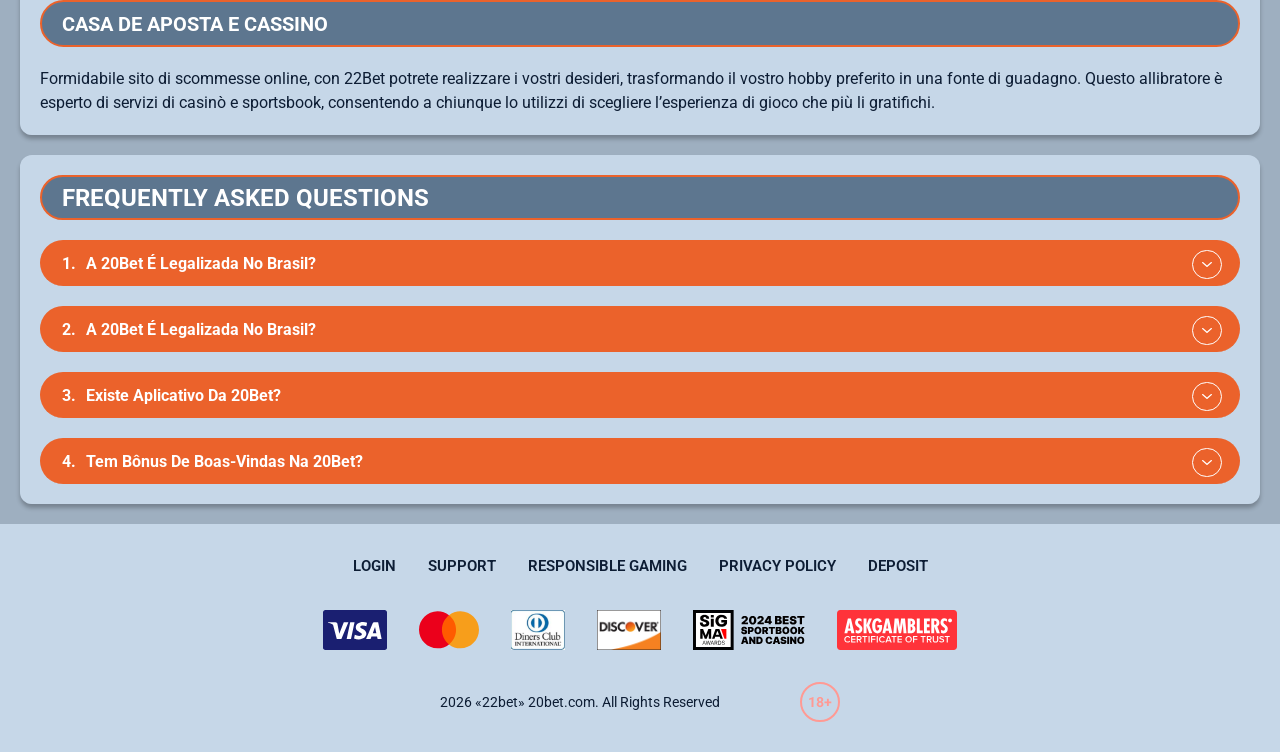
<file: slots.html>
<!DOCTYPE html>
<html lang="de">
  <head>
    <meta charset="UTF-8" />
   
    <meta name="viewport" content="width=device-width, initial-scale=1.0" />
    <title>20Bet </title>
    <meta name="description" content />
    <meta property="og:site_name" content />
    <meta property="og:title" content />
    <meta property="og:type" content="website" />
    <meta property="og:url" content />
    <meta property="og:image" content />
    <meta property="og:image:alt" content />
    <meta property="og:locale" content="de" />
    <meta property="og:description" content />
    <link rel="preconnect" href="https://fonts.googleapis.com" />
    <link rel="preconnect" href="https://fonts.gstatic.com" crossorigin="anonymous" />
   <link href="https://fonts.googleapis.com/css2?family=Open+Sans:ital,wght@0,300..800;1,300..800&display=swap" rel="stylesheet">
<link href="https://fonts.googleapis.com/css?family=Roboto+Condensed&display=swap" rel="stylesheet">
<link href="https://fonts.googleapis.com/css2?family=Roboto:ital,wght@0,100..900;1,100..900&display=swap" rel="stylesheet">
   <link rel="stylesheet" href="./css/reset.css" />
    <link rel="stylesheet" href="./css/main.css" />
    <link rel="stylesheet" href="./css/media.css"/>
    <link rel="icon" href="./images/Group.png" type="image/x-icon"/>
    <script
    src="https://code.jquery.com/jquery-3.6.1.min.js"
    integrity="sha256-o88AwQnZB+VDvE9tvIXrMQaPlFFSUTR+nldQm1LuPXQ="
    crossorigin="anonymous"
  ></script>
  </head>
  <body>
    <header class="header">
      <section class="content header__content">
        <a href="./index.html" class="logo header__logo"
          ><img src="./images/logo.svg" alt="logo" title
        /></a>
        <button class="header__btn-menu" >
          <svg width="16px" height="16px" viewBox="0 0 16 16" xmlns="http://www.w3.org/2000/svg">
              <rect y="0" width="16" height="3" rx="1.5"></rect>
              <rect y="6.5" width="16" height="3" rx="1.5"></rect>
              <rect y="13" width="16" height="3" rx="1.5"></rect>
            </svg>
        </button>

          <nav class="menu header__menu">
            <ul class="header__menu-list">
                
              <li class="">
              <div class="header__menu-wrapper">
                <div class="js-button-expander js-button-expander--menu" >
                <a href="./bonus.html" >
                <span>Bonuses</span>
              </a>
              </div>
              <div class="header__menu-wrap js-expand-content js-expand-content--menu">
                <ul >
                  <li>
                    <a href="./freeSpins.html">
                    <span>Free Spins</span>
                  </a></li>
                  <li><a href="./promoCode.html">
                    <span>Promo Code</span>
                  </a>
                </li>
                  <li><a href="./welcomeBonus.html">
                    <span>Welcome Bonus</span>
                  </a>
                </li>
                <li><a href="./vip.html">
                    <span>VIP</span>
                  </a>
                </li>
                </ul>
              </div>
              </div>
               <a href="./bonus.html" class="header__menu-item">
                <span>Bonuses</span>
              </a>
            </li>
              <li>
                <a href="./app.html">
                 App
                </a>
              </li>
              
              <li class="">
              <div class="header__menu-wrapper">
                <div class="js-button-expander js-button-expander--menu" >
                <a href="./casino.html" >
                <span> Casino</span>
              </a>
              </div>
              <div class="header__menu-wrap js-expand-content js-expand-content--menu">
                <ul >
                  <li>
                    <a href="./slots.html">
                    <span>Slots</span>
                  </a></li>
                 
                </ul>
              </div>
              </div>
               <a href="./casino.html" class="header__menu-item">
                <span>Casino</span>
              </a>
            </li>
               <li>
                <a href="./live.html">
               Live
                </a>
              </li>
              <li>
                    <a href="./freeSpins.html">
                    <span>Free Spins</span>
                  </a></li>
                  <li><a href="./promoCode.html">
                    <span>Promo Code</span>
                  </a>
                </li>
                  <li><a href="./welcomeBonus.html">
                    <span>Welcome Bonus</span>
                  </a>
                </li>
                <li><a href="./vip.html">
                    <span>VIP</span>
                  </a>
                </li>
             <li>
                    <a href="./slots.html">
                    <span>Slots</span>
                  </a></li>
             
             
            </ul>
            <div class="header__button header__button-menu " >
              <a href="#" class="button  button__login-menu">log in</a>
              <a href="#" class="button button__menu">sign up</a>
            </div>
           
          </nav>
            <a href="" class="header__flag">
                <span><img src="./images/flag.png" alt="flag" title /></span>
                <span>de</span>
              </a>
            <a href="#" class="button button__login">log in</a>
            <a href="#" class="button button__singup">sign up</a>
            <!-- <div id="clock" class="header__time">00:00</div> -->
          
      </section>
    </header>
     <main class="main home main-page">
        <section class=" hero hero__page">
           
            <div class="background ">
              <img src="./images/slots/bg-slots.webp" alt="hero" title />
              
            </div>
            <div class="hero__wrapper hero__wrapper-page">
              <div class="hero__data hero__data-bonus">
                <ul
                class="breadcrumbs "
                
              >
                <li
                  
                >
                  <a href="#" >
                    <span >Home</span></a
                  >
                 
                </li>
                <li
                  
                >
                  <a href="#" > <span >Slots</span></a>
                 
                </li>
              </ul>
                <h1 class="title general hero__title">
                  Online Casino Website
                </h1>
                 <p class="hero__text">The first thing that catches players' attention is the incredible simplicity of this casino.</p>
               
                <a href="#" class="button  hero__button ">Get a Bonus</a>
               
              </div>
             
            </div>
          </section>
      <section class="main__wrap main__wrap-page">
       
       <section class="content__wrapper content__wrapper-page">

         
        
       
          <section class="content article">
            <p>
             Lorem ipsum dolor sit <a href="#">20Bet</a> consectetur adipiscing elit. Quisque faucibus ex sapien vitae pellentesque sem placerat. In id cursus mi pretium tellus duis convallis. Tempus leo eu aenean sed diam urna tempor. Pulvinar vivamus fringilla lacus nec metus bibendum egestas. Iaculis massa nisl malesuada lacinia integer nunc posuere. Ut hendrerit semper vel class aptent taciti sociosqu.
            </p>
            <p>
             Ad litora torquent per conubia nostra inceptos himenaeos.
            </p>
          </section>
               <section class="content casino">
           
              <ul class="casino__list ">
                <li class="casino__item">
                    <div class="casino__wrapper">
                      <img class="casino__img" src="./images/slots/card-slots1.webp" alt="" title>
                    <div class="casino__hover casino__hover-live">
                        
                        <div class="casino-box">
                            
                        <a href="#" class="button  casino__buttons"><img src="./images/card-button.svg" alt="" title></a>
                        </div>
                    </div>
                    </div>
                    
                </li>
                <li class="casino__item">
                  <div class="casino__wrapper">
                    <img class="casino__img" src="./images/slots/card-slots2.webp" alt="" title>
                <div class="casino__hover casino__hover-live">
                      
                        <div class="casino-box">
                            
                        <a href="#" class="button  casino__buttons"><img src="./images/card-button.svg" alt="" title></a>
                        </div>
                    </div>
                  </div>
                 
              </li>
              <li class="casino__item">
                <div class="casino__wrapper">
                  <img class="casino__img" src="./images/slots/card-slots3.webp" alt="" title>
               <div class="casino__hover casino__hover-live">
                        
                        <div class="casino-box">
                            
                        <a href="#" class="button  casino__buttons"><img src="./images/card-button.svg" alt="" title></a>
                        </div>
                    </div>
               
            </li>
             <li class="casino__item">
                <div class="casino__wrapper">
                  <img class="casino__img" src="./images/slots/card-slots4.webp" alt="" title>
               <div class="casino__hover casino__hover-live">
                        
                        <div class="casino-box">
                            
                        <a href="#" class="button  casino__buttons"><img src="./images/card-button.svg" alt="" title></a>
                        </div>
                    </div>
               
            </li>
             <li class="casino__item">
                <div class="casino__wrapper">
                  <img class="casino__img" src="./images/slots/card-slots5.webp" alt="" title>
               <div class="casino__hover casino__hover-live">
                        
                        <div class="casino-box">
                            
                        <a href="#" class="button  casino__buttons"><img src="./images/card-button.svg" alt="" title></a>
                        </div>
                    </div>
               
            </li>
             <li class="casino__item">
                <div class="casino__wrapper">
                  <img class="casino__img" src="./images/slots/card-slots6.webp" alt="" title>
               <div class="casino__hover casino__hover-live">
                        
                        <div class="casino-box">
                            
                        <a href="#" class="button  casino__buttons"><img src="./images/card-button.svg" alt="" title></a>
                        </div>
                    </div>
               
            </li>
             <li class="casino__item">
                <div class="casino__wrapper">
                  <img class="casino__img" src="./images/slots/card-slots7.webp" alt="" title>
               <div class="casino__hover casino__hover-live">
                        
                        <div class="casino-box">
                            
                        <a href="#" class="button  casino__buttons"><img src="./images/card-button.svg" alt="" title></a>
                        </div>
                    </div>
               
            </li>
             
           
    
      

              </ul>
         </section>
             
        
        
         <section class="content menu-review__content">
              

            
                <div class="menu__review-desk menu__review-content">Navigation</div>
                <ul class="menu__review menu__review-list">
                  <li><a href="#">Lorem ipsum dolor sit</a></li>
                    <li><a href="#">Amet consectetur adipiscing</a></li>
                      <li><a href="#">Quisque faucibus ex sapien vitae</a></li>
                        <li><a href="#">Ut hendrerit sempero</a></li>
                          <li><a href="#">Pulvinar vivamus fringilla</a></li>
                           <li><a href="#">Ad litora torquent per conubia</a></li>
                         
                          
                </ul>
             
          
          </section>
        
          <section class="content article">
            <h2 class="title high article__title">Casa de Aposta e Cassino</h2>
             
            <p>
             Formidabile sito di scommesse online, con 22Bet potrete realizzare i vostri desideri, trasformando il vostro hobby preferito in una fonte di guadagno. Questo allibratore è esperto di servizi di casinò e sportsbook, consentendo a chiunque lo utilizzi di scegliere l’esperienza di gioco che più li gratifichi.
            </p>
            <p>
             Si possono effettuare scommesse in pochi clic e bastano appena 24 ore per ricevere il denaro vinto.Si possono effettuare scommesse in pochi clic e bastano appena 24 ore per ricevere il denaro vinto. Si possono effettuare scommesse in pochi clic e bastano appena 24 ore per ricevere il denaro vinto.
            </p>
           <ol>
              <li>Si possono effettuare scommesse in pochi clic e bastano appena 24 ore per ricevere il denaro vinto.</li>
              <li>Si possono effettuare scommesse in pochi clic e bastano appena 24 ore per ricevere il denaro vinto.</li>
              <li>Si possono effettuare scommesse in pochi clic e bastano appena 24 ore per ricevere il denaro vinto.</li>
            </ol>
            <p>Si possono effettuare scommesse in pochi clic e bastano appena 24 ore per ricevere il denaro vinto. Si possono effettuare scommesse in pochi clic e bastano appena 24 ore per ricevere il denaro vinto. Si possono effettuare scommesse in pochi clic e bastano appena 24 ore per ricevere il denaro vinto.</p>
          </section>
         
         
           <section class="content article">
            <h2 class="title high article__title">Casa de Aposta e Cassino</h2>
            <p>Formidabile sito di scommesse online, con 22Bet potrete realizzare i vostri desideri, trasformando il vostro hobby preferito in una fonte di guadagno. Questo allibratore è esperto di servizi di casinò e sportsbook, consentendo a chiunque lo utilizzi di scegliere l’esperienza di gioco che più li gratifichi.</p>
            <p>Si possono effettuare scommesse in pochi clic e bastano appena 24 ore per ricevere il denaro vinto.Si possono effettuare scommesse in pochi clic e bastano appena 24 ore per ricevere il denaro vinto. Si possono effettuare scommesse in pochi clic e bastano appena 24 ore per ricevere il denaro vinto</p>
            <h3>Casa de Aposta e Cassino</h3>
            <p>Formidabile sito di scommesse online, con 22Bet potrete realizzare i vostri desideri, trasformando il vostro hobby preferito in una fonte di guadagno. Questo allibratore è esperto di servizi di casinò e sportsbook, consentendo a chiunque lo utilizzi di scegliere l’esperienza di gioco che più li gratifichi.</p>
           </section>

          <section class="content faq">
            <h2 class="title high faq__title">Frequently Asked Questions</h2>
            <ul class="faq__list " >
              <li class="faq__item"  >
                <h3 class="title medium faq__subtitle js-button-expander js-button-expander--faq"  >A 20Bet é legalizada no Brasil?
                 </h3>
                <div  class="faq__answer js-expand-content js-expand-content--faq" >
                  <p  >
                    Sim, a casa de apostas tem licença emitida por Curaçao, que é reconhecida no Brasil e a permite atuar por aqui.
                  </p>
                </div>
              </li>
              <li class="faq__item"  >
                <h3 class="title medium faq__subtitle js-button-expander js-button-expander--faq"  >A 20Bet é legalizada no Brasil?</h3>
                <div class="faq__answer js-expand-content js-expand-content--faq" >
                  <p  >
                    Sim, a casa de apostas tem licença emitida por Curaçao, que é reconhecida no Brasil e a permite atuar por aqui.
                  </p>
                </div>
              </li> 
              <li class="faq__item"  >
                <h3 class="title medium faq__subtitle js-button-expander js-button-expander--faq"  >Existe aplicativo da 20Bet?</h3>
                <div class="faq__answer js-expand-content js-expand-content--faq" >
                  <p  >
                   Sim, disponível para sistemas operacionais iOS e Android.
                  </p>
                </div>
              </li> 
              <li class="faq__item"  >
                <h3 class="title medium faq__subtitle js-button-expander js-button-expander--faq"  >Tem bônus de boas-vindas na 20Bet?</h3>
                <div class="faq__answer js-expand-content js-expand-content--faq" >
                  <p  >
                   O pacote especial para novos usuários da 20Bet paga 100% sobre o primeiro depósito, com limite de 600 BRL.
                  </p>
                </div>
              </li> 
             
            </ul>
          </section>
          
        </section> 
      
        <div class=""  onclick="scrollToTop()">
          <button class="main__arrow" id="scrollToTopBtn"></button>
        </div> 
        
      </section>
    </main> 
      <footer class=" footer ">
      <section class="content footer__content">
        <ul class="footer__menu">
         <li><a href="./login.html">Login</a></li>
         <li><a href="./support.html">Support</a></li>
         <li><a href="./responsible.html">Responsible Gaming</a></li>
         <li><a href="./policy.html">Privacy Policy</a></li>
         <li><a href="./deposit.html">Deposit</a></li>
        </ul>
       
          <ul class="footer__cards-list">
           
            <li>
              <a href="#"
                ><img src="./images/visa.svg" alt="cardvisa" title
              /></a>
            </li>
            <li>
              <a href="#"
                ><img
                  src="./images/mastercard.svg"
                  alt="mastercard"
                  title
              /></a>
            </li>
            <li>
                <a href="#"
                  ><img src="./images/diners.svg" alt="diners" title
                /></a>
              </li>
              <li>
                <a href="#"
                  ><img src="./images/discover.svg" alt="discover" title
                /></a>
              </li>
              <li>
                <a href="#"
                  ><img src="./images/sigma.svg" alt="sigma" title
                /></a>
              </li>
              <li>
                <a href="#"
                  ><img src="./images/ask.svg" alt="ask" title
                /></a>
              </li>
            
          </ul>
       
        <div class="footer__wrapp">
          <div class="footer__text">
           
            <p>2026 «22bet» 20bet.com. All Rights Reserved

</p>
           
          </div>
          <div class="footer__age">
            <img src="./images/age.svg" alt="age" title />
          </div>
        </div>
      
      </section>
    </footer>
    <script src="./js/arrowUp.js" defer></script>
    <script src="./js/sidebar.js" defer></script>
    <script src="./js/expander.js" defer></script>
    <script src="./js/mobile-menu.js" defer></script>
    <!-- <script src="./js/clock.js" defer></script> -->
  </body>
</html>
</file>
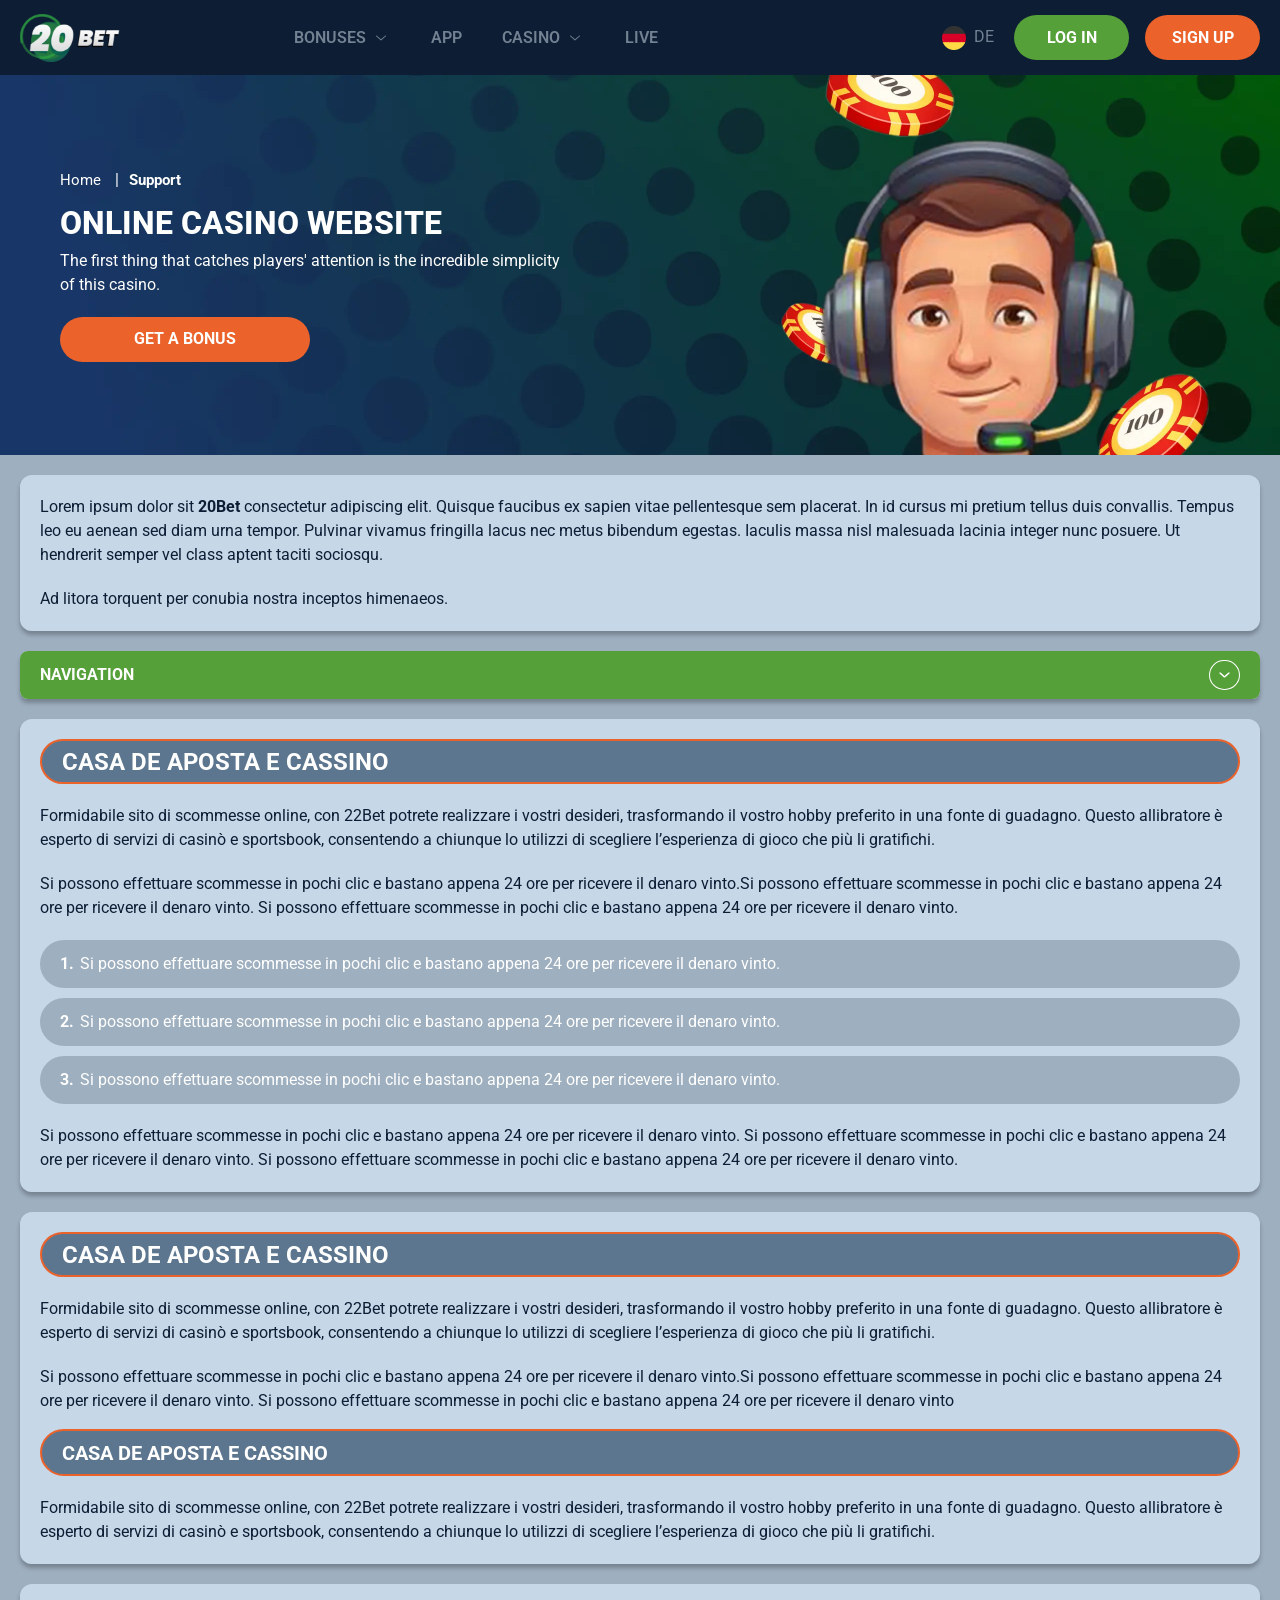
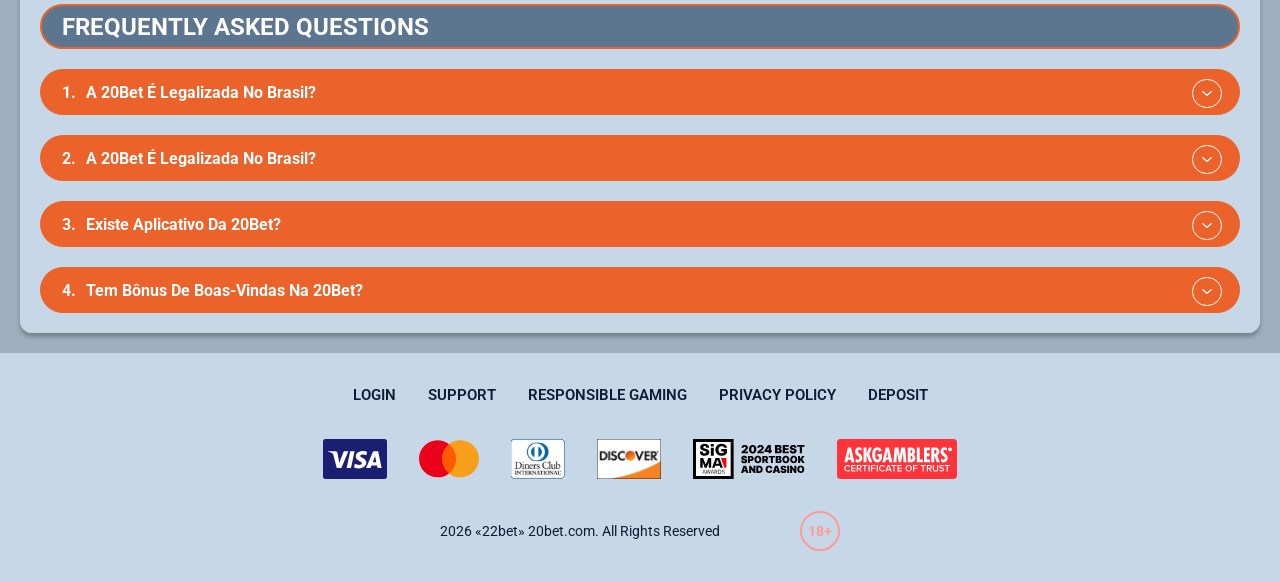
<file: support.html>
<!DOCTYPE html>
<html lang="de">
  <head>
    <meta charset="UTF-8" />
   
    <meta name="viewport" content="width=device-width, initial-scale=1.0" />
    <title>20Bet </title>
    <meta name="description" content />
    <meta property="og:site_name" content />
    <meta property="og:title" content />
    <meta property="og:type" content="website" />
    <meta property="og:url" content />
    <meta property="og:image" content />
    <meta property="og:image:alt" content />
    <meta property="og:locale" content="de" />
    <meta property="og:description" content />
    <link rel="preconnect" href="https://fonts.googleapis.com" />
    <link rel="preconnect" href="https://fonts.gstatic.com" crossorigin="anonymous" />
   <link href="https://fonts.googleapis.com/css2?family=Open+Sans:ital,wght@0,300..800;1,300..800&display=swap" rel="stylesheet">
<link href="https://fonts.googleapis.com/css?family=Roboto+Condensed&display=swap" rel="stylesheet">
<link href="https://fonts.googleapis.com/css2?family=Roboto:ital,wght@0,100..900;1,100..900&display=swap" rel="stylesheet">
   <link rel="stylesheet" href="./css/reset.css" />
    <link rel="stylesheet" href="./css/main.css" />
    <link rel="stylesheet" href="./css/media.css"/>
    <link rel="icon" href="./images/Group.png" type="image/x-icon"/>
    <script
    src="https://code.jquery.com/jquery-3.6.1.min.js"
    integrity="sha256-o88AwQnZB+VDvE9tvIXrMQaPlFFSUTR+nldQm1LuPXQ="
    crossorigin="anonymous"
  ></script>
  </head>
  <body>
    <header class="header">
      <section class="content header__content">
        <a href="./index.html" class="logo header__logo"
          ><img src="./images/logo.svg" alt="logo" title
        /></a>
        <button class="header__btn-menu" >
          <svg width="16px" height="16px" viewBox="0 0 16 16" xmlns="http://www.w3.org/2000/svg">
              <rect y="0" width="16" height="3" rx="1.5"></rect>
              <rect y="6.5" width="16" height="3" rx="1.5"></rect>
              <rect y="13" width="16" height="3" rx="1.5"></rect>
            </svg>
        </button>

          <nav class="menu header__menu">
            <ul class="header__menu-list">
                
              <li class="">
              <div class="header__menu-wrapper">
                <div class="js-button-expander js-button-expander--menu" >
                <a href="./bonus.html" >
                <span>Bonuses</span>
              </a>
              </div>
              <div class="header__menu-wrap js-expand-content js-expand-content--menu">
                <ul >
                  <li>
                    <a href="./freeSpins.html">
                    <span>Free Spins</span>
                  </a></li>
                  <li><a href="./promoCode.html">
                    <span>Promo Code</span>
                  </a>
                </li>
                  <li><a href="./welcomeBonus.html">
                    <span>Welcome Bonus</span>
                  </a>
                </li>
                <li><a href="./vip.html">
                    <span>VIP</span>
                  </a>
                </li>
                </ul>
              </div>
              </div>
               <a href="./bonus.html" class="header__menu-item">
                <span>Bonuses</span>
              </a>
            </li>
              <li>
                <a href="./app.html">
                 App
                </a>
              </li>
              
              <li class="">
              <div class="header__menu-wrapper">
                <div class="js-button-expander js-button-expander--menu" >
                <a href="./casino.html" >
                <span> Casino</span>
              </a>
              </div>
              <div class="header__menu-wrap js-expand-content js-expand-content--menu">
                <ul >
                  <li>
                    <a href="./slots.html">
                    <span>Slots</span>
                  </a></li>
                 
                </ul>
              </div>
              </div>
               <a href="./casino.html" class="header__menu-item">
                <span>Casino</span>
              </a>
            </li>
               <li>
                <a href="./live.html">
               Live
                </a>
              </li>
              <li>
                    <a href="./freeSpins.html">
                    <span>Free Spins</span>
                  </a></li>
                  <li><a href="./promoCode.html">
                    <span>Promo Code</span>
                  </a>
                </li>
                  <li><a href="./welcomeBonus.html">
                    <span>Welcome Bonus</span>
                  </a>
                </li>
                <li><a href="./vip.html">
                    <span>VIP</span>
                  </a>
                </li>
             <li>
                    <a href="./slots.html">
                    <span>Slots</span>
                  </a></li>
             
             
            </ul>
            <div class="header__button header__button-menu " >
              <a href="#" class="button  button__login-menu">log in</a>
              <a href="#" class="button button__menu">sign up</a>
            </div>
           
          </nav>
            <a href="" class="header__flag">
                <span><img src="./images/flag.png" alt="flag" title /></span>
                <span>de</span>
              </a>
            <a href="#" class="button button__login">log in</a>
            <a href="#" class="button button__singup">sign up</a>
            <!-- <div id="clock" class="header__time">00:00</div> -->
          
      </section>
    </header>
     <main class="main home main-page">
        <section class=" hero hero__page">
           
            <div class="background ">
              <img src="./images/layout-images/bg-support.webp" alt="hero" title />
              
            </div>
            <div class="hero__wrapper hero__wrapper-page">
              <div class="hero__data hero__data-bonus">
                <ul
                class="breadcrumbs "
                
              >
                <li
                  
                >
                  <a href="#" >
                    <span >Home</span></a
                  >
                 
                </li>
                <li
                  
                >
                  <a href="#" > <span >Support</span></a>
                 
                </li>
              </ul>
                <h1 class="title general hero__title">
                  Online Casino Website
                </h1>
                 <p class="hero__text">The first thing that catches players' attention is the incredible simplicity of this casino.</p>
               
                <a href="#" class="button  hero__button ">Get a Bonus</a>
               
              </div>
             
            </div>
          </section>
      <section class="main__wrap main__wrap-page">
       
       <section class="content__wrapper content__wrapper-page">

         
        
       
          <section class="content article">
            <p>
             Lorem ipsum dolor sit <a href="#">20Bet</a> consectetur adipiscing elit. Quisque faucibus ex sapien vitae pellentesque sem placerat. In id cursus mi pretium tellus duis convallis. Tempus leo eu aenean sed diam urna tempor. Pulvinar vivamus fringilla lacus nec metus bibendum egestas. Iaculis massa nisl malesuada lacinia integer nunc posuere. Ut hendrerit semper vel class aptent taciti sociosqu.
            </p>
            <p>
             Ad litora torquent per conubia nostra inceptos himenaeos.
            </p>
          </section>
        
        
           <section class="content menu-review__content">
              

            
                <div class="menu__review-desk menu__review-content">Navigation</div>
                <ul class="menu__review menu__review-list">
                  <li><a href="#">Lorem ipsum dolor sit</a></li>
                    <li><a href="#">Amet consectetur adipiscing</a></li>
                      <li><a href="#">Quisque faucibus ex sapien vitae</a></li>
                        <li><a href="#">Ut hendrerit sempero</a></li>
                          <li><a href="#">Pulvinar vivamus fringilla</a></li>
                           <li><a href="#">Ad litora torquent per conubia</a></li>
                         
                          
                </ul>
             
          
          </section>
          
        
          <section class="content article">
            <h2 class="title high article__title">Casa de Aposta e Cassino</h2>
             
            <p>
             Formidabile sito di scommesse online, con 22Bet potrete realizzare i vostri desideri, trasformando il vostro hobby preferito in una fonte di guadagno. Questo allibratore è esperto di servizi di casinò e sportsbook, consentendo a chiunque lo utilizzi di scegliere l’esperienza di gioco che più li gratifichi.
            </p>
            <p>
             Si possono effettuare scommesse in pochi clic e bastano appena 24 ore per ricevere il denaro vinto.Si possono effettuare scommesse in pochi clic e bastano appena 24 ore per ricevere il denaro vinto. Si possono effettuare scommesse in pochi clic e bastano appena 24 ore per ricevere il denaro vinto.
            </p>
           <ol>
              <li>Si possono effettuare scommesse in pochi clic e bastano appena 24 ore per ricevere il denaro vinto.</li>
              <li>Si possono effettuare scommesse in pochi clic e bastano appena 24 ore per ricevere il denaro vinto.</li>
              <li>Si possono effettuare scommesse in pochi clic e bastano appena 24 ore per ricevere il denaro vinto.</li>
            </ol>
            <p>Si possono effettuare scommesse in pochi clic e bastano appena 24 ore per ricevere il denaro vinto. Si possono effettuare scommesse in pochi clic e bastano appena 24 ore per ricevere il denaro vinto. Si possono effettuare scommesse in pochi clic e bastano appena 24 ore per ricevere il denaro vinto.</p>
          </section>
         
         
           <section class="content article">
            <h2 class="title high article__title">Casa de Aposta e Cassino</h2>
            <p>Formidabile sito di scommesse online, con 22Bet potrete realizzare i vostri desideri, trasformando il vostro hobby preferito in una fonte di guadagno. Questo allibratore è esperto di servizi di casinò e sportsbook, consentendo a chiunque lo utilizzi di scegliere l’esperienza di gioco che più li gratifichi.</p>
            <p>Si possono effettuare scommesse in pochi clic e bastano appena 24 ore per ricevere il denaro vinto.Si possono effettuare scommesse in pochi clic e bastano appena 24 ore per ricevere il denaro vinto. Si possono effettuare scommesse in pochi clic e bastano appena 24 ore per ricevere il denaro vinto</p>
            <h3>Casa de Aposta e Cassino</h3>
            <p>Formidabile sito di scommesse online, con 22Bet potrete realizzare i vostri desideri, trasformando il vostro hobby preferito in una fonte di guadagno. Questo allibratore è esperto di servizi di casinò e sportsbook, consentendo a chiunque lo utilizzi di scegliere l’esperienza di gioco che più li gratifichi.</p>
           </section>

          <section class="content faq">
            <h2 class="title high faq__title">Frequently Asked Questions</h2>
            <ul class="faq__list " >
              <li class="faq__item"  >
                <h3 class="title medium faq__subtitle js-button-expander js-button-expander--faq"  >A 20Bet é legalizada no Brasil?
                 </h3>
                <div  class="faq__answer js-expand-content js-expand-content--faq" >
                  <p  >
                    Sim, a casa de apostas tem licença emitida por Curaçao, que é reconhecida no Brasil e a permite atuar por aqui.
                  </p>
                </div>
              </li>
              <li class="faq__item"  >
                <h3 class="title medium faq__subtitle js-button-expander js-button-expander--faq"  >A 20Bet é legalizada no Brasil?</h3>
                <div class="faq__answer js-expand-content js-expand-content--faq" >
                  <p  >
                    Sim, a casa de apostas tem licença emitida por Curaçao, que é reconhecida no Brasil e a permite atuar por aqui.
                  </p>
                </div>
              </li> 
              <li class="faq__item"  >
                <h3 class="title medium faq__subtitle js-button-expander js-button-expander--faq"  >Existe aplicativo da 20Bet?</h3>
                <div class="faq__answer js-expand-content js-expand-content--faq" >
                  <p  >
                   Sim, disponível para sistemas operacionais iOS e Android.
                  </p>
                </div>
              </li> 
              <li class="faq__item"  >
                <h3 class="title medium faq__subtitle js-button-expander js-button-expander--faq"  >Tem bônus de boas-vindas na 20Bet?</h3>
                <div class="faq__answer js-expand-content js-expand-content--faq" >
                  <p  >
                   O pacote especial para novos usuários da 20Bet paga 100% sobre o primeiro depósito, com limite de 600 BRL.
                  </p>
                </div>
              </li> 
             
            </ul>
          </section>
          
        </section> 
      
        <div class=""  onclick="scrollToTop()">
          <button class="main__arrow" id="scrollToTopBtn"></button>
        </div> 
        
      </section>
    </main> 
      <footer class=" footer ">
      <section class="content footer__content">
        <ul class="footer__menu">
         <li><a href="./login.html">Login</a></li>
         <li><a href="./support.html">Support</a></li>
         <li><a href="./responsible.html">Responsible Gaming</a></li>
         <li><a href="./policy.html">Privacy Policy</a></li>
         <li><a href="./deposit.html">Deposit</a></li>
        </ul>
       
          <ul class="footer__cards-list">
           
            <li>
              <a href="#"
                ><img src="./images/visa.svg" alt="cardvisa" title
              /></a>
            </li>
            <li>
              <a href="#"
                ><img
                  src="./images/mastercard.svg"
                  alt="mastercard"
                  title
              /></a>
            </li>
            <li>
                <a href="#"
                  ><img src="./images/diners.svg" alt="diners" title
                /></a>
              </li>
              <li>
                <a href="#"
                  ><img src="./images/discover.svg" alt="discover" title
                /></a>
              </li>
              <li>
                <a href="#"
                  ><img src="./images/sigma.svg" alt="sigma" title
                /></a>
              </li>
              <li>
                <a href="#"
                  ><img src="./images/ask.svg" alt="ask" title
                /></a>
              </li>
            
          </ul>
       
        <div class="footer__wrapp">
          <div class="footer__text">
           <p>2026 «22bet» 20bet.com. All Rights Reserved
</p>
           
          </div>
          <div class="footer__age">
            <img src="./images/age.svg" alt="age" title />
          </div>
        </div>
      
      </section>
    </footer>
    <script src="./js/arrowUp.js" defer></script>
    <script src="./js/sidebar.js" defer></script>
    <script src="./js/expander.js" defer></script>
    <script src="./js/mobile-menu.js" defer></script>
    <!-- <script src="./js/clock.js" defer></script> -->
  </body>
</html>
</file>
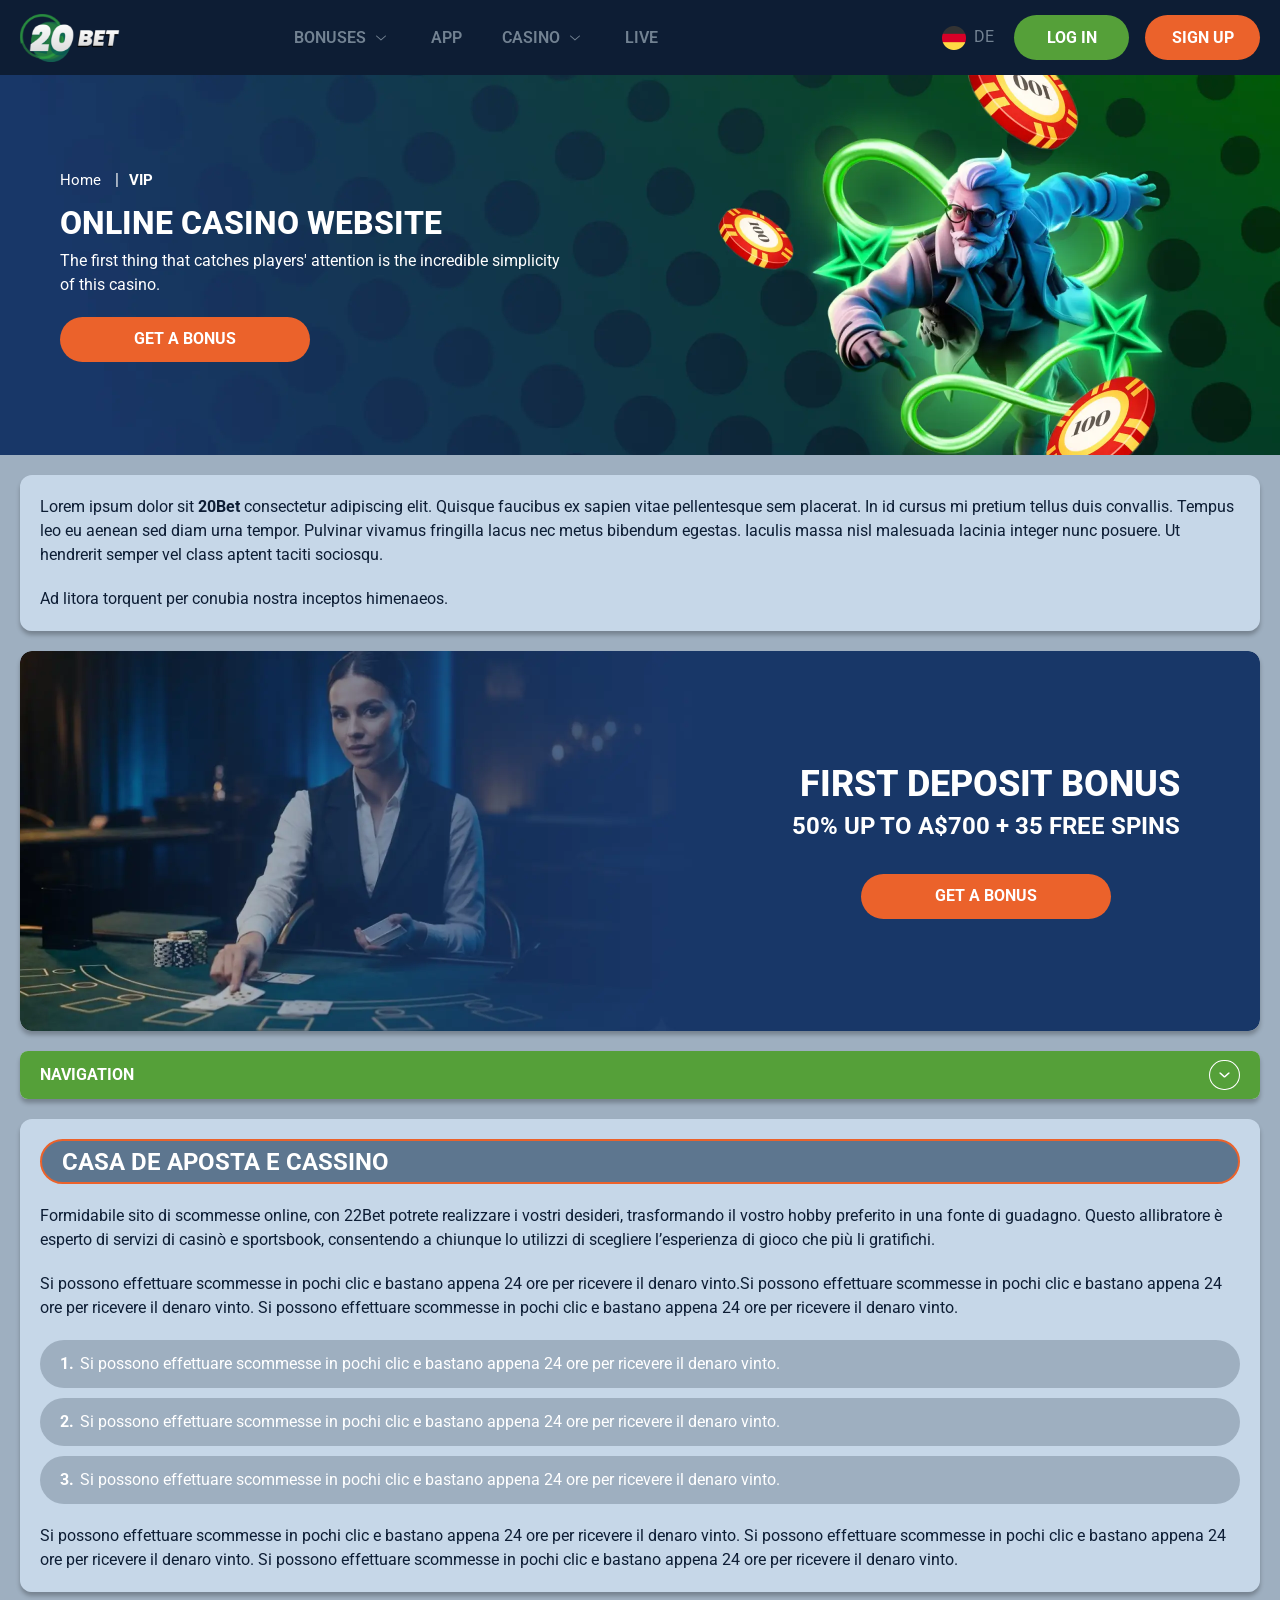
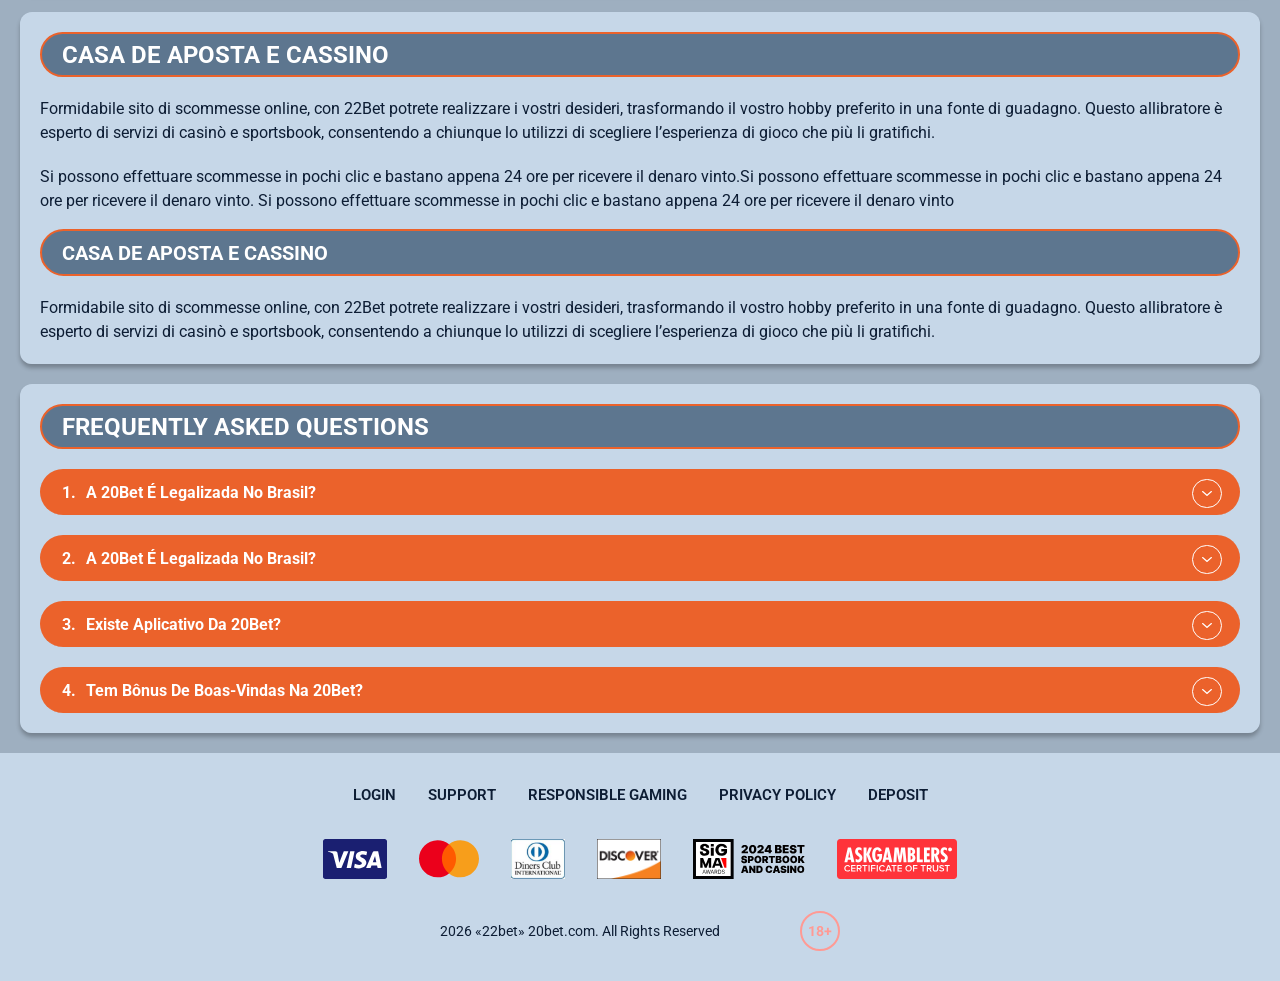
<file: vip.html>
<!DOCTYPE html>
<html lang="de">
  <head>
    <meta charset="UTF-8" />
   
    <meta name="viewport" content="width=device-width, initial-scale=1.0" />
    <title>20Bet </title>
    <meta name="description" content />
    <meta property="og:site_name" content />
    <meta property="og:title" content />
    <meta property="og:type" content="website" />
    <meta property="og:url" content />
    <meta property="og:image" content />
    <meta property="og:image:alt" content />
    <meta property="og:locale" content="de" />
    <meta property="og:description" content />
    <link rel="preconnect" href="https://fonts.googleapis.com" />
    <link rel="preconnect" href="https://fonts.gstatic.com" crossorigin="anonymous" />
   <link href="https://fonts.googleapis.com/css2?family=Open+Sans:ital,wght@0,300..800;1,300..800&display=swap" rel="stylesheet">
<link href="https://fonts.googleapis.com/css?family=Roboto+Condensed&display=swap" rel="stylesheet">
<link href="https://fonts.googleapis.com/css2?family=Roboto:ital,wght@0,100..900;1,100..900&display=swap" rel="stylesheet">
   <link rel="stylesheet" href="./css/reset.css" />
    <link rel="stylesheet" href="./css/main.css" />
    <link rel="stylesheet" href="./css/media.css"/>
    <link rel="icon" href="./images/Group.png" type="image/x-icon"/>
    <script
    src="https://code.jquery.com/jquery-3.6.1.min.js"
    integrity="sha256-o88AwQnZB+VDvE9tvIXrMQaPlFFSUTR+nldQm1LuPXQ="
    crossorigin="anonymous"
  ></script>
  </head>
  <body>
    <header class="header">
      <section class="content header__content">
        <a href="./index.html" class="logo header__logo"
          ><img src="./images/logo.svg" alt="logo" title
        /></a>
        <button class="header__btn-menu" >
          <svg width="16px" height="16px" viewBox="0 0 16 16" xmlns="http://www.w3.org/2000/svg">
              <rect y="0" width="16" height="3" rx="1.5"></rect>
              <rect y="6.5" width="16" height="3" rx="1.5"></rect>
              <rect y="13" width="16" height="3" rx="1.5"></rect>
            </svg>
        </button>

          <nav class="menu header__menu">
            <ul class="header__menu-list">
                
              <li class="">
              <div class="header__menu-wrapper">
                <div class="js-button-expander js-button-expander--menu" >
                <a href="./bonus.html" >
                <span>Bonuses</span>
              </a>
              </div>
              <div class="header__menu-wrap js-expand-content js-expand-content--menu">
                <ul >
                  <li>
                    <a href="./freeSpins.html">
                    <span>Free Spins</span>
                  </a></li>
                  <li><a href="./promoCode.html">
                    <span>Promo Code</span>
                  </a>
                </li>
                  <li><a href="./welcomeBonus.html">
                    <span>Welcome Bonus</span>
                  </a>
                </li>
                <li><a href="./vip.html">
                    <span>VIP</span>
                  </a>
                </li>
                </ul>
              </div>
              </div>
               <a href="./bonus.html" class="header__menu-item">
                <span>Bonuses</span>
              </a>
            </li>
              <li>
                <a href="./app.html">
                 App
                </a>
              </li>
              
              <li class="">
              <div class="header__menu-wrapper">
                <div class="js-button-expander js-button-expander--menu" >
                <a href="./casino.html" >
                <span> Casino</span>
              </a>
              </div>
              <div class="header__menu-wrap js-expand-content js-expand-content--menu">
                <ul >
                  <li>
                    <a href="./slots.html">
                    <span>Slots</span>
                  </a></li>
                 
                </ul>
              </div>
              </div>
               <a href="./casino.html" class="header__menu-item">
                <span>Casino</span>
              </a>
            </li>
               <li>
                <a href="./live.html">
               Live
                </a>
              </li>
              <li>
                    <a href="./freeSpins.html">
                    <span>Free Spins</span>
                  </a></li>
                  <li><a href="./promoCode.html">
                    <span>Promo Code</span>
                  </a>
                </li>
                  <li><a href="./welcomeBonus.html">
                    <span>Welcome Bonus</span>
                  </a>
                </li>
                <li><a href="./vip.html">
                    <span>VIP</span>
                  </a>
                </li>
             <li>
                    <a href="./slots.html">
                    <span>Slots</span>
                  </a></li>
             
             
            </ul>
            <div class="header__button header__button-menu " >
              <a href="#" class="button  button__login-menu">log in</a>
              <a href="#" class="button button__menu">sign up</a>
            </div>
           
          </nav>
           <a href="" class="header__flag">
                <span><img src="./images/flag.png" alt="flag" title /></span>
                <span>de</span>
              </a>
            <a href="#" class="button button__login">log in</a>
            <a href="#" class="button button__singup">sign up</a>
            <!-- <div id="clock" class="header__time">00:00</div> -->
           
      </section>
    </header>
     <main class="main home main-page">
        <section class=" hero hero__page">
           
            <div class="background ">
              <img src="./images/layout-images/bg-vip.webp" alt="hero" title />
              
            </div>
            <div class="hero__wrapper hero__wrapper-page">
              <div class="hero__data hero__data-bonus">
                <ul
                class="breadcrumbs "
                
              >
                <li
                  
                >
                  <a href="#" >
                    <span >Home</span></a
                  >
                 
                </li>
                <li
                  
                >
                  <a href="#" > <span >VIP</span></a>
                 
                </li>
              </ul>
                <h1 class="title general hero__title">
                  Online Casino Website
                </h1>
                 <p class="hero__text">The first thing that catches players' attention is the incredible simplicity of this casino.</p>
               
                <a href="#" class="button  hero__button ">Get a Bonus</a>
               
              </div>
             
            </div>
          </section>
      <section class="main__wrap main__wrap-page">
       
       <section class="content__wrapper content__wrapper-page">

         
        
       
          <section class="content article">
            <p>
             Lorem ipsum dolor sit <a href="#">20Bet</a> consectetur adipiscing elit. Quisque faucibus ex sapien vitae pellentesque sem placerat. In id cursus mi pretium tellus duis convallis. Tempus leo eu aenean sed diam urna tempor. Pulvinar vivamus fringilla lacus nec metus bibendum egestas. Iaculis massa nisl malesuada lacinia integer nunc posuere. Ut hendrerit semper vel class aptent taciti sociosqu.
            </p>
            <p>
             Ad litora torquent per conubia nostra inceptos himenaeos.
            </p>
          </section>
         
             
           <section class="content banner">
            <div class="background banner__background">
              
              <img src="./images/layout-images/banner-vip.webp" alt="banner" title />
              
            </div>
            <div class="banner__info">
              
              <h2 class="title high banner__title-main">
                  
               first Deposit Bonus
              </h2>
            <p class="banner__subtitle">50% up to A$700 + 35 Free spins</p>
              <a href="#" class="button banner__button">Get a Bonus</a>
            </div>
          </section>
          
              <section class="content menu-review__content">
              

            
                <div class="menu__review-desk menu__review-content">Navigation</div>
                <ul class="menu__review menu__review-list">
                  <li><a href="#">Lorem ipsum dolor sit</a></li>
                    <li><a href="#">Amet consectetur adipiscing</a></li>
                      <li><a href="#">Quisque faucibus ex sapien vitae</a></li>
                        <li><a href="#">Ut hendrerit sempero</a></li>
                          <li><a href="#">Pulvinar vivamus fringilla</a></li>
                           <li><a href="#">Ad litora torquent per conubia</a></li>
                         
                          
                </ul>
             
          
          </section>
          
        
          <section class="content article">
            <h2 class="title high article__title">Casa de Aposta e Cassino</h2>
             
            <p>
             Formidabile sito di scommesse online, con 22Bet potrete realizzare i vostri desideri, trasformando il vostro hobby preferito in una fonte di guadagno. Questo allibratore è esperto di servizi di casinò e sportsbook, consentendo a chiunque lo utilizzi di scegliere l’esperienza di gioco che più li gratifichi.
            </p>
            <p>
             Si possono effettuare scommesse in pochi clic e bastano appena 24 ore per ricevere il denaro vinto.Si possono effettuare scommesse in pochi clic e bastano appena 24 ore per ricevere il denaro vinto. Si possono effettuare scommesse in pochi clic e bastano appena 24 ore per ricevere il denaro vinto.
            </p>
           <ol>
              <li>Si possono effettuare scommesse in pochi clic e bastano appena 24 ore per ricevere il denaro vinto.</li>
              <li>Si possono effettuare scommesse in pochi clic e bastano appena 24 ore per ricevere il denaro vinto.</li>
              <li>Si possono effettuare scommesse in pochi clic e bastano appena 24 ore per ricevere il denaro vinto.</li>
            </ol>
            <p>Si possono effettuare scommesse in pochi clic e bastano appena 24 ore per ricevere il denaro vinto. Si possono effettuare scommesse in pochi clic e bastano appena 24 ore per ricevere il denaro vinto. Si possono effettuare scommesse in pochi clic e bastano appena 24 ore per ricevere il denaro vinto.</p>
          </section>
         
         
           <section class="content article">
            <h2 class="title high article__title">Casa de Aposta e Cassino</h2>
            <p>Formidabile sito di scommesse online, con 22Bet potrete realizzare i vostri desideri, trasformando il vostro hobby preferito in una fonte di guadagno. Questo allibratore è esperto di servizi di casinò e sportsbook, consentendo a chiunque lo utilizzi di scegliere l’esperienza di gioco che più li gratifichi.</p>
            <p>Si possono effettuare scommesse in pochi clic e bastano appena 24 ore per ricevere il denaro vinto.Si possono effettuare scommesse in pochi clic e bastano appena 24 ore per ricevere il denaro vinto. Si possono effettuare scommesse in pochi clic e bastano appena 24 ore per ricevere il denaro vinto</p>
            <h3>Casa de Aposta e Cassino</h3>
            <p>Formidabile sito di scommesse online, con 22Bet potrete realizzare i vostri desideri, trasformando il vostro hobby preferito in una fonte di guadagno. Questo allibratore è esperto di servizi di casinò e sportsbook, consentendo a chiunque lo utilizzi di scegliere l’esperienza di gioco che più li gratifichi.</p>
           </section>

          <section class="content faq">
            <h2 class="title high faq__title">Frequently Asked Questions</h2>
            <ul class="faq__list " >
              <li class="faq__item"  >
                <h3 class="title medium faq__subtitle js-button-expander js-button-expander--faq"  >A 20Bet é legalizada no Brasil?
                 </h3>
                <div  class="faq__answer js-expand-content js-expand-content--faq" >
                  <p  >
                    Sim, a casa de apostas tem licença emitida por Curaçao, que é reconhecida no Brasil e a permite atuar por aqui.
                  </p>
                </div>
              </li>
              <li class="faq__item"  >
                <h3 class="title medium faq__subtitle js-button-expander js-button-expander--faq"  >A 20Bet é legalizada no Brasil?</h3>
                <div class="faq__answer js-expand-content js-expand-content--faq" >
                  <p  >
                    Sim, a casa de apostas tem licença emitida por Curaçao, que é reconhecida no Brasil e a permite atuar por aqui.
                  </p>
                </div>
              </li> 
              <li class="faq__item"  >
                <h3 class="title medium faq__subtitle js-button-expander js-button-expander--faq"  >Existe aplicativo da 20Bet?</h3>
                <div class="faq__answer js-expand-content js-expand-content--faq" >
                  <p  >
                   Sim, disponível para sistemas operacionais iOS e Android.
                  </p>
                </div>
              </li> 
              <li class="faq__item"  >
                <h3 class="title medium faq__subtitle js-button-expander js-button-expander--faq"  >Tem bônus de boas-vindas na 20Bet?</h3>
                <div class="faq__answer js-expand-content js-expand-content--faq" >
                  <p  >
                   O pacote especial para novos usuários da 20Bet paga 100% sobre o primeiro depósito, com limite de 600 BRL.
                  </p>
                </div>
              </li> 
             
            </ul>
          </section>
          
        </section> 
      
        <div class=""  onclick="scrollToTop()">
          <button class="main__arrow" id="scrollToTopBtn"></button>
        </div> 
        
      </section>
    </main> 
       <footer class=" footer ">
      <section class="content footer__content">
        <ul class="footer__menu">
         <li><a href="./login.html">Login</a></li>
         <li><a href="./support.html">Support</a></li>
         <li><a href="./responsible.html">Responsible Gaming</a></li>
         <li><a href="./policy.html">Privacy Policy</a></li>
         <li><a href="./deposit.html">Deposit</a></li>
        </ul>
       
          <ul class="footer__cards-list">
           
            <li>
              <a href="#"
                ><img src="./images/visa.svg" alt="cardvisa" title
              /></a>
            </li>
            <li>
              <a href="#"
                ><img
                  src="./images/mastercard.svg"
                  alt="mastercard"
                  title
              /></a>
            </li>
            <li>
                <a href="#"
                  ><img src="./images/diners.svg" alt="diners" title
                /></a>
              </li>
              <li>
                <a href="#"
                  ><img src="./images/discover.svg" alt="discover" title
                /></a>
              </li>
              <li>
                <a href="#"
                  ><img src="./images/sigma.svg" alt="sigma" title
                /></a>
              </li>
              <li>
                <a href="#"
                  ><img src="./images/ask.svg" alt="ask" title
                /></a>
              </li>
            
          </ul>
       
        <div class="footer__wrapp">
          <div class="footer__text">
           
            <p>2026 «22bet» 20bet.com. All Rights Reserved

</p>
           
          </div>
          <div class="footer__age">
            <img src="./images/age.svg" alt="age" title />
          </div>
        </div>
      
      </section>
    </footer>
    <script src="./js/arrowUp.js" defer></script>
    <script src="./js/sidebar.js" defer></script>
    <script src="./js/expander.js" defer></script>
    <script src="./js/mobile-menu.js" defer></script>
    <!-- <script src="./js/clock.js" defer></script> -->
  </body>
</html>
</file>
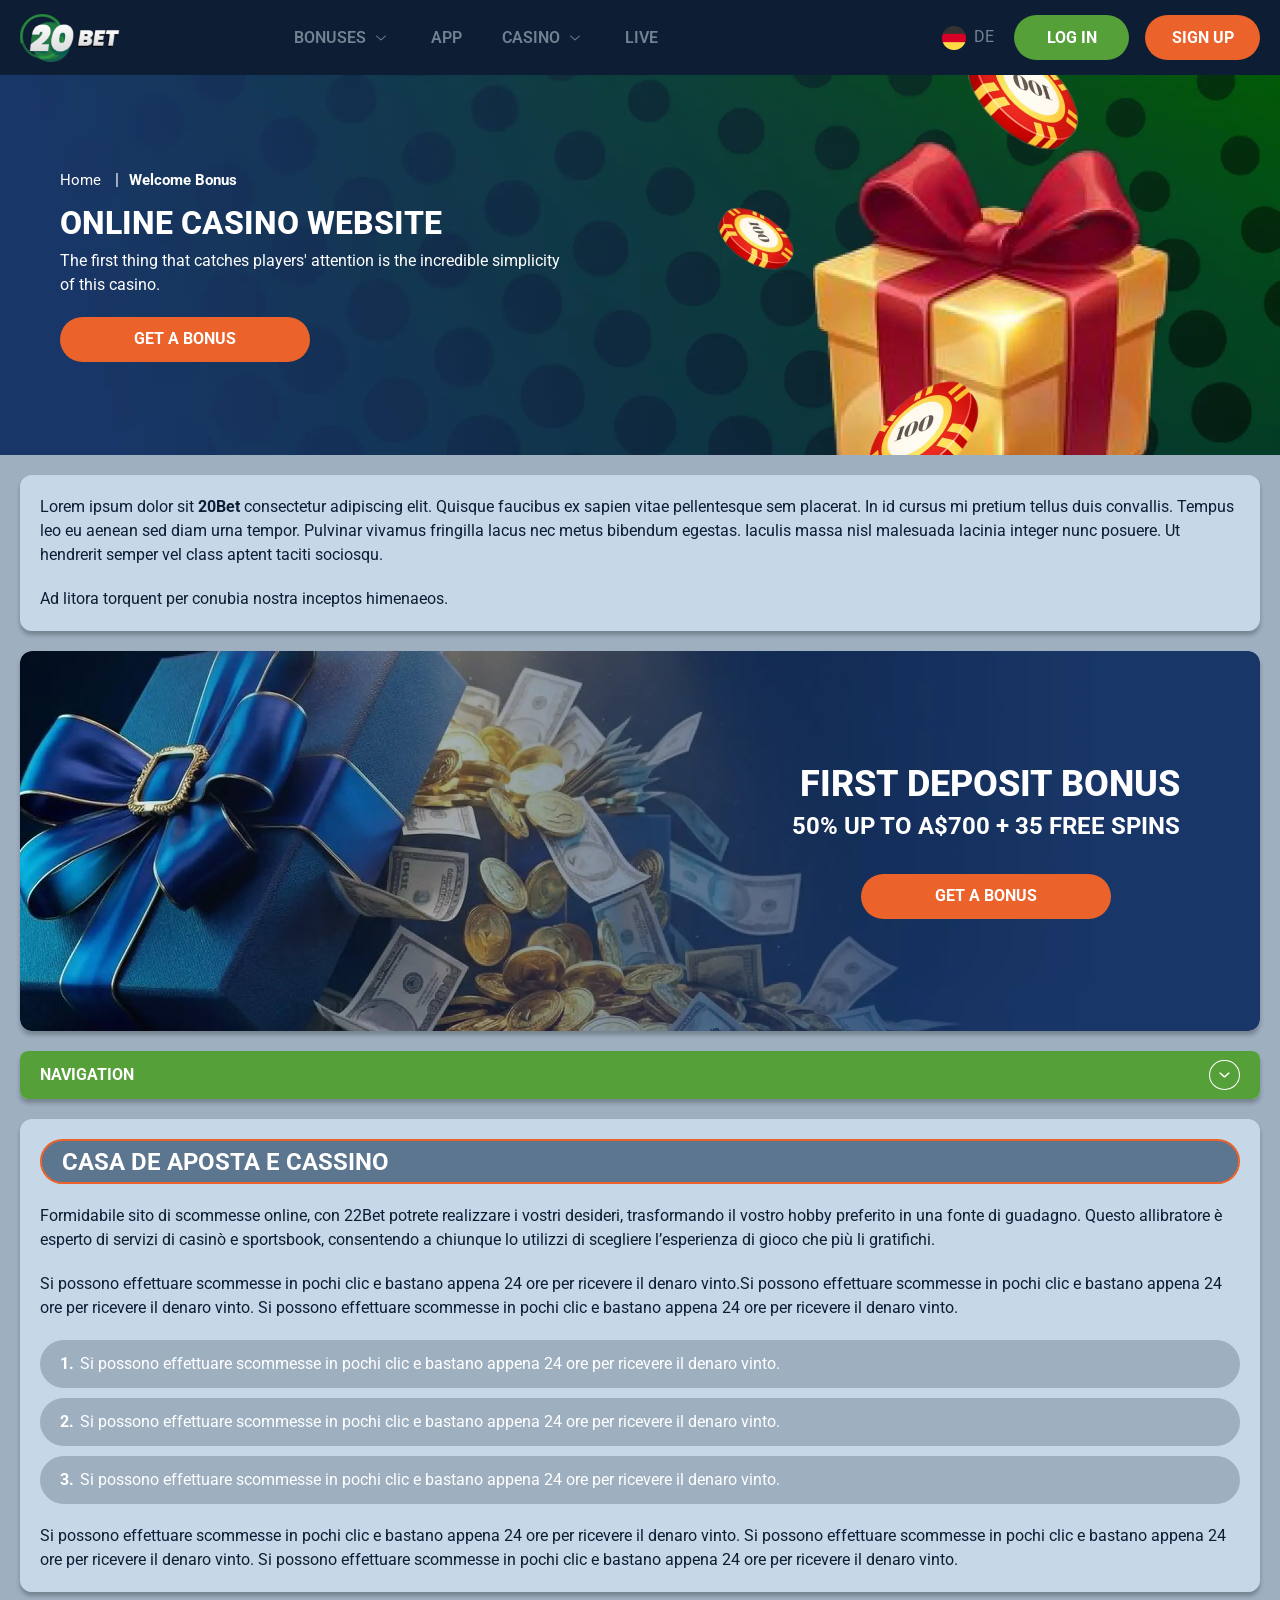
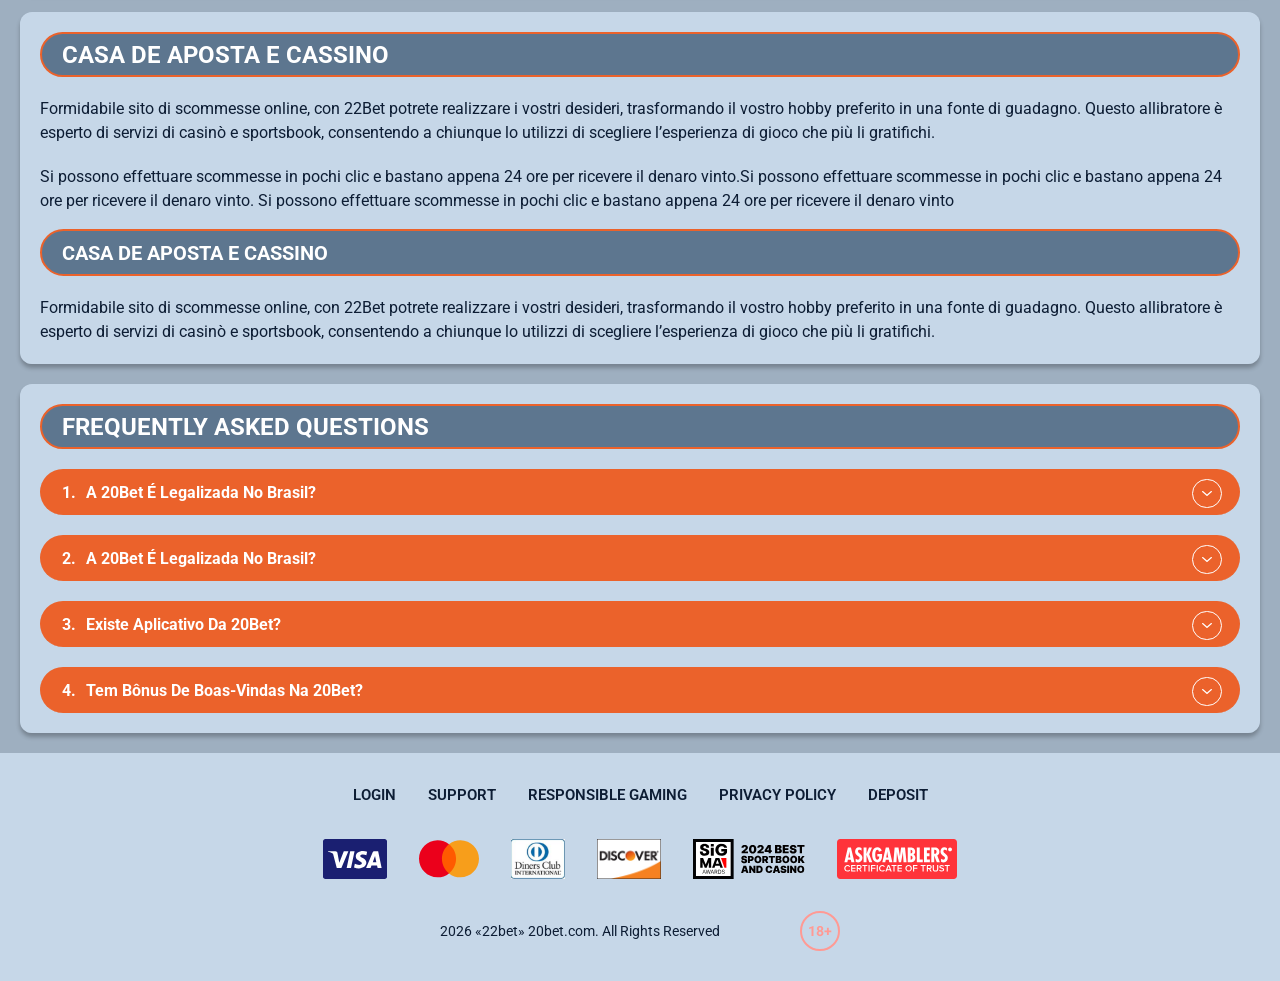
<file: welcomeBonus.html>
<!DOCTYPE html>
<html lang="de">
  <head>
    <meta charset="UTF-8" />
   
    <meta name="viewport" content="width=device-width, initial-scale=1.0" />
    <title>20Bet </title>
    <meta name="description" content />
    <meta property="og:site_name" content />
    <meta property="og:title" content />
    <meta property="og:type" content="website" />
    <meta property="og:url" content />
    <meta property="og:image" content />
    <meta property="og:image:alt" content />
    <meta property="og:locale" content="de" />
    <meta property="og:description" content />
    <link rel="preconnect" href="https://fonts.googleapis.com" />
    <link rel="preconnect" href="https://fonts.gstatic.com" crossorigin="anonymous" />
   <link href="https://fonts.googleapis.com/css2?family=Open+Sans:ital,wght@0,300..800;1,300..800&display=swap" rel="stylesheet">
<link href="https://fonts.googleapis.com/css?family=Roboto+Condensed&display=swap" rel="stylesheet">
<link href="https://fonts.googleapis.com/css2?family=Roboto:ital,wght@0,100..900;1,100..900&display=swap" rel="stylesheet">
   <link rel="stylesheet" href="./css/reset.css" />
    <link rel="stylesheet" href="./css/main.css" />
    <link rel="stylesheet" href="./css/media.css"/>
    <link rel="icon" href="./images/Group.png" type="image/x-icon"/>
    <script
    src="https://code.jquery.com/jquery-3.6.1.min.js"
    integrity="sha256-o88AwQnZB+VDvE9tvIXrMQaPlFFSUTR+nldQm1LuPXQ="
    crossorigin="anonymous"
  ></script>
  </head>
  <body>
    <header class="header">
      <section class="content header__content">
        <a href="./index.html" class="logo header__logo"
          ><img src="./images/logo.svg" alt="logo" title
        /></a>
        <button class="header__btn-menu" >
          <svg width="16px" height="16px" viewBox="0 0 16 16" xmlns="http://www.w3.org/2000/svg">
              <rect y="0" width="16" height="3" rx="1.5"></rect>
              <rect y="6.5" width="16" height="3" rx="1.5"></rect>
              <rect y="13" width="16" height="3" rx="1.5"></rect>
            </svg>
        </button>

          <nav class="menu header__menu">
            <ul class="header__menu-list">
                
              <li class="">
              <div class="header__menu-wrapper">
                <div class="js-button-expander js-button-expander--menu" >
                <a href="./bonus.html" >
                <span>Bonuses</span>
              </a>
              </div>
              <div class="header__menu-wrap js-expand-content js-expand-content--menu">
                <ul >
                  <li>
                    <a href="./freeSpins.html">
                    <span>Free Spins</span>
                  </a></li>
                  <li><a href="./promoCode.html">
                    <span>Promo Code</span>
                  </a>
                </li>
                  <li><a href="./welcomeBonus.html">
                    <span>Welcome Bonus</span>
                  </a>
                </li>
                <li><a href="./vip.html">
                    <span>VIP</span>
                  </a>
                </li>
                </ul>
              </div>
              </div>
               <a href="./bonus.html" class="header__menu-item">
                <span>Bonuses</span>
              </a>
            </li>
              <li>
                <a href="./app.html">
                 App
                </a>
              </li>
              
              <li class="">
              <div class="header__menu-wrapper">
                <div class="js-button-expander js-button-expander--menu" >
                <a href="./casino.html" >
                <span> Casino</span>
              </a>
              </div>
              <div class="header__menu-wrap js-expand-content js-expand-content--menu">
                <ul >
                  <li>
                    <a href="./slots.html">
                    <span>Slots</span>
                  </a></li>
                 
                </ul>
              </div>
              </div>
               <a href="./casino.html" class="header__menu-item">
                <span>Casino</span>
              </a>
            </li>
               <li>
                <a href="./live.html">
               Live
                </a>
              </li>
              <li>
                    <a href="./freeSpins.html">
                    <span>Free Spins</span>
                  </a></li>
                  <li><a href="./promoCode.html">
                    <span>Promo Code</span>
                  </a>
                </li>
                  <li><a href="./welcomeBonus.html">
                    <span>Welcome Bonus</span>
                  </a>
                </li>
                <li><a href="./vip.html">
                    <span>VIP</span>
                  </a>
                </li>
             <li>
                    <a href="./slots.html">
                    <span>Slots</span>
                  </a></li>
             
             
            </ul>
            <div class="header__button header__button-menu " >
              <a href="#" class="button  button__login-menu">log in</a>
              <a href="#" class="button button__menu">sign up</a>
            </div>
           
          </nav>
           <a href="" class="header__flag">
                <span><img src="./images/flag.png" alt="flag" title /></span>
                <span>de</span>
              </a>
            <a href="#" class="button button__login">log in</a>
            <a href="#" class="button button__singup">sign up</a>
            <!-- <div id="clock" class="header__time">00:00</div> -->
           
      </section>
    </header>
     <main class="main home main-page">
        <section class=" hero hero__page">
           
            <div class="background ">
              <img src="./images/layout-images/bg-welcome.webp" alt="hero" title />
              
            </div>
            <div class="hero__wrapper hero__wrapper-page">
              <div class="hero__data hero__data-bonus">
                <ul
                class="breadcrumbs "
                
              >
                <li
                  
                >
                  <a href="#" >
                    <span >Home</span></a
                  >
                 
                </li>
                <li
                  
                >
                  <a href="#" > <span >Welcome Bonus</span></a>
                 
                </li>
              </ul>
                <h1 class="title general hero__title">
                  Online Casino Website
                </h1>
                 <p class="hero__text">The first thing that catches players' attention is the incredible simplicity of this casino.</p>
               
                <a href="#" class="button  hero__button ">Get a Bonus</a>
               
              </div>
             
            </div>
          </section>
      <section class="main__wrap main__wrap-page">
       
       <section class="content__wrapper content__wrapper-page">

         
        
       
          <section class="content article">
            <p>
             Lorem ipsum dolor sit <a href="#">20Bet</a> consectetur adipiscing elit. Quisque faucibus ex sapien vitae pellentesque sem placerat. In id cursus mi pretium tellus duis convallis. Tempus leo eu aenean sed diam urna tempor. Pulvinar vivamus fringilla lacus nec metus bibendum egestas. Iaculis massa nisl malesuada lacinia integer nunc posuere. Ut hendrerit semper vel class aptent taciti sociosqu.
            </p>
            <p>
             Ad litora torquent per conubia nostra inceptos himenaeos.
            </p>
          </section>
         
             
            <section class="content banner ">
            <div class="background banner__background">
              
              <img src="./images/layout-images/banner-welcome.webp" alt="banner" title />
              
            </div>
            <div class="banner__info">
              
              <h2 class="title high banner__title-main">
                  
               first Deposit Bonus
              </h2>
            <p class="banner__subtitle">50% up to A$700 + 35 Free spins</p>
              <a href="#" class="button banner__button">Get a Bonus</a>
            </div>
          </section>
        
          <section class="content menu-review__content">
              

            
                <div class="menu__review-desk menu__review-content">Navigation</div>
                <ul class="menu__review menu__review-list">
                  <li><a href="#">Lorem ipsum dolor sit</a></li>
                    <li><a href="#">Amet consectetur adipiscing</a></li>
                      <li><a href="#">Quisque faucibus ex sapien vitae</a></li>
                        <li><a href="#">Ut hendrerit sempero</a></li>
                          <li><a href="#">Pulvinar vivamus fringilla</a></li>
                           <li><a href="#">Ad litora torquent per conubia</a></li>
                         
                          
                </ul>
             
          
          </section>
          
          
        
          <section class="content article">
            <h2 class="title high article__title">Casa de Aposta e Cassino</h2>
             
            <p>
             Formidabile sito di scommesse online, con 22Bet potrete realizzare i vostri desideri, trasformando il vostro hobby preferito in una fonte di guadagno. Questo allibratore è esperto di servizi di casinò e sportsbook, consentendo a chiunque lo utilizzi di scegliere l’esperienza di gioco che più li gratifichi.
            </p>
            <p>
             Si possono effettuare scommesse in pochi clic e bastano appena 24 ore per ricevere il denaro vinto.Si possono effettuare scommesse in pochi clic e bastano appena 24 ore per ricevere il denaro vinto. Si possono effettuare scommesse in pochi clic e bastano appena 24 ore per ricevere il denaro vinto.
            </p>
           <ol>
              <li>Si possono effettuare scommesse in pochi clic e bastano appena 24 ore per ricevere il denaro vinto.</li>
              <li>Si possono effettuare scommesse in pochi clic e bastano appena 24 ore per ricevere il denaro vinto.</li>
              <li>Si possono effettuare scommesse in pochi clic e bastano appena 24 ore per ricevere il denaro vinto.</li>
            </ol>
            <p>Si possono effettuare scommesse in pochi clic e bastano appena 24 ore per ricevere il denaro vinto. Si possono effettuare scommesse in pochi clic e bastano appena 24 ore per ricevere il denaro vinto. Si possono effettuare scommesse in pochi clic e bastano appena 24 ore per ricevere il denaro vinto.</p>
          </section>
         
         
           <section class="content article">
            <h2 class="title high article__title">Casa de Aposta e Cassino</h2>
            <p>Formidabile sito di scommesse online, con 22Bet potrete realizzare i vostri desideri, trasformando il vostro hobby preferito in una fonte di guadagno. Questo allibratore è esperto di servizi di casinò e sportsbook, consentendo a chiunque lo utilizzi di scegliere l’esperienza di gioco che più li gratifichi.</p>
            <p>Si possono effettuare scommesse in pochi clic e bastano appena 24 ore per ricevere il denaro vinto.Si possono effettuare scommesse in pochi clic e bastano appena 24 ore per ricevere il denaro vinto. Si possono effettuare scommesse in pochi clic e bastano appena 24 ore per ricevere il denaro vinto</p>
            <h3>Casa de Aposta e Cassino</h3>
            <p>Formidabile sito di scommesse online, con 22Bet potrete realizzare i vostri desideri, trasformando il vostro hobby preferito in una fonte di guadagno. Questo allibratore è esperto di servizi di casinò e sportsbook, consentendo a chiunque lo utilizzi di scegliere l’esperienza di gioco che più li gratifichi.</p>
           </section>

          <section class="content faq">
            <h2 class="title high faq__title">Frequently Asked Questions</h2>
            <ul class="faq__list " >
              <li class="faq__item"  >
                <h3 class="title medium faq__subtitle js-button-expander js-button-expander--faq"  >A 20Bet é legalizada no Brasil?
                 </h3>
                <div  class="faq__answer js-expand-content js-expand-content--faq" >
                  <p  >
                    Sim, a casa de apostas tem licença emitida por Curaçao, que é reconhecida no Brasil e a permite atuar por aqui.
                  </p>
                </div>
              </li>
              <li class="faq__item"  >
                <h3 class="title medium faq__subtitle js-button-expander js-button-expander--faq"  >A 20Bet é legalizada no Brasil?</h3>
                <div class="faq__answer js-expand-content js-expand-content--faq" >
                  <p  >
                    Sim, a casa de apostas tem licença emitida por Curaçao, que é reconhecida no Brasil e a permite atuar por aqui.
                  </p>
                </div>
              </li> 
              <li class="faq__item"  >
                <h3 class="title medium faq__subtitle js-button-expander js-button-expander--faq"  >Existe aplicativo da 20Bet?</h3>
                <div class="faq__answer js-expand-content js-expand-content--faq" >
                  <p  >
                   Sim, disponível para sistemas operacionais iOS e Android.
                  </p>
                </div>
              </li> 
              <li class="faq__item"  >
                <h3 class="title medium faq__subtitle js-button-expander js-button-expander--faq"  >Tem bônus de boas-vindas na 20Bet?</h3>
                <div class="faq__answer js-expand-content js-expand-content--faq" >
                  <p  >
                   O pacote especial para novos usuários da 20Bet paga 100% sobre o primeiro depósito, com limite de 600 BRL.
                  </p>
                </div>
              </li> 
             
            </ul>
          </section>
          
        </section> 
      
        <div class=""  onclick="scrollToTop()">
          <button class="main__arrow" id="scrollToTopBtn"></button>
        </div> 
        
      </section>
    </main> 
   <footer class=" footer ">
      <section class="content footer__content">
        <ul class="footer__menu">
         <li><a href="./login.html">Login</a></li>
         <li><a href="./support.html">Support</a></li>
         <li><a href="./responsible.html">Responsible Gaming</a></li>
         <li><a href="./policy.html">Privacy Policy</a></li>
         <li><a href="./deposit.html">Deposit</a></li>
        </ul>
       
          <ul class="footer__cards-list">
           
            <li>
              <a href="#"
                ><img src="./images/visa.svg" alt="cardvisa" title
              /></a>
            </li>
            <li>
              <a href="#"
                ><img
                  src="./images/mastercard.svg"
                  alt="mastercard"
                  title
              /></a>
            </li>
            <li>
                <a href="#"
                  ><img src="./images/diners.svg" alt="diners" title
                /></a>
              </li>
              <li>
                <a href="#"
                  ><img src="./images/discover.svg" alt="discover" title
                /></a>
              </li>
              <li>
                <a href="#"
                  ><img src="./images/sigma.svg" alt="sigma" title
                /></a>
              </li>
              <li>
                <a href="#"
                  ><img src="./images/ask.svg" alt="ask" title
                /></a>
              </li>
            
          </ul>
       
        <div class="footer__wrapp">
          <div class="footer__text">
           
            <p>2026 «22bet» 20bet.com. All Rights Reserved
</p>
           
          </div>
          <div class="footer__age">
            <img src="./images/age.svg" alt="age" title />
          </div>
        </div>
      
      </section>
    </footer>
    <script src="./js/arrowUp.js" defer></script>
    <script src="./js/sidebar.js" defer></script>
    <script src="./js/expander.js" defer></script>
    <script src="./js/mobile-menu.js" defer></script>
    <!-- <script src="./js/clock.js" defer></script> -->
  </body>
</html>
</file>
<file: css/main.css>
html{
    -webkit-text-size-adjust: 100%;
    scroll-behavior: smooth;
      overflow-x: hidden;
  }
  
  body {
      display: block;
      position: relative;
      width: 100%;
   background: #9EAFC0;

      font-family: 'Roboto', sans-serif;
      font-size: 16px;
      font-weight: 400;
      line-height: 150%;
      text-align: left;
      color: #0D1D34;
      overflow-x: hidden;
    }
  

    
    .content {
      display: block;
      position: relative;
      width: 100%;
      max-width: 1240px;
      /* max-width: 100%; */
      /* overflow: hidden; */
      border-radius: 12px;
 background: linear-gradient(180deg, #C6D7E8 0%, #C6D7E8 100%);

box-shadow: 0px 4px 4px 0px #00000040;

      padding: 20px;
      margin: 0 auto 20px auto;
    }
    
    h1,
    h2,
    h3,
    h4,
    .title {
      display: block;
      position: relative;
      font-size: 32px;
      font-weight: 800;
      line-height: 100%;
      text-align: center;
      color: #ffffff;
    }
    
    h1,
    .title.general {
      text-transform: uppercase;
    }
    
    h2,
    .title.high {
      display: flex;
      align-items: center;
      justify-content: flex-start;
      font-weight: 700;
      font-size: 24px;
      line-height: 100%;
      color: #ffffff;
      text-transform: uppercase;
    background: linear-gradient(90deg, #5D768F 0%, #5D768F 100%);
border-radius: 25px;
   border: 2px solid #EB622B;
padding: 8.5px 20px;
    }



    h3,
    title.medium {
      font-weight: 700;
      font-size: 20px;
      line-height: 100%;
      text-align: left;
      color: #ffffff;
      text-transform: uppercase;
   background: linear-gradient(90deg, #5D768F 0%, #5D768F 100%);
border-radius: 25px;
   border: 2px solid #EB622B;
padding: 11.5px 20px;
    }
    
    article > *,
    .article > *,
    .desk > * {
      margin-top: 20px;
    }
    
    article > *:first-child,
    .article > *:first-child,
    .desk > *:first-child {
      margin-top: 0 !important;
    }
    
    article > h2,
    .article > h2,
    .desk > h2 {
      margin-top: 32px;
    }
    
    article > h3,
    .article > h3,
    .desk > h3 {
      margin-top: 16px;
    }
    
    .button {
      
      position: relative;
    display: inline-block;
      min-width: 250px;
      height: 45px;
      border-radius: 25px;
     background: #EB622B;
      overflow: hidden;
      font-size: 16px;
      font-weight: 700;
      line-height: 100%;
      text-align: center;
      text-decoration: none;
      text-transform: uppercase;
      color: #ffffff;
      white-space: nowrap;
      cursor: pointer;
      padding: 14px 24px;
      margin: 0 auto;
   
      transition: all 0.5s;
    }
    
    .button:hover {
     background: #55A039;

    }
    
    
    .header,
    .main ,.footer {
      display: flex;
      position: relative;
      justify-content: space-between;
      align-items: center;
     
      max-width: 1600px;
      max-width: 100%;
      
      margin: 0 auto;
    }
    
    .background{
      display: block;
      position: absolute;
      bottom: 0;left: 0;
      height: 100%;
      width: 100%;
      overflow: hidden;
    }
    
    .background img{
      position: relative;
      width: 100%;height: 100%;object-fit: cover;
      
    }

    .background-page img{
      border-radius: 0;
    }
    
    .images img{
      border-radius: 12px;
      width: 100%;
      height: 100%;
      overflow: hidden;
      display: block;
    }

    .faq {
      overflow-anchor: none;
    }
    
    /* -------------------HEADER---------------- */
    .header {
      position: fixed;
      top: 0;
      left: 0;
      right: 0;
      width: 100%;
      z-index: 100;
      background: #0D1D34;

    }
    
    .header__content {
      position: relative;
      display: flex;
      flex-direction: row;
      align-items: center;
      justify-content: space-between;
      max-width: 1440px;
      max-height: 75px;
      border-radius: 0;
      background: #0D1D34;
box-shadow: none;
border: none;
      padding: 15px 30px;
      margin: 0 auto;
    }
    
    .logo {
      display: block;
      position: relative;
      flex: 0 0 182px;
      margin-right: 72px;
    }
    
    .logo img {
      display: block;
      position: relative;
      width: auto;
      max-height: 56px;
    }
    
    .logo:hover{
      transform: scale(1.1);
    }
    .header__menu {
      display: flex;
      white-space: nowrap;
      max-height: calc(100vh - 70px);
       scrollbar-width: none; 
  -ms-overflow-style: none; 
  
    }
    .header__menu::-webkit-scrollbar {
  display: none; 
}
    
    
    .header__menu-list {
      display: flex;
      justify-content: center;
      align-items: center;
      white-space: nowrap;
      flex: 1 1 auto;
     
      border-radius: 25px;
     


    }
    .header__menu-list li {
      display: block;
      padding:  13px 20px;
    }
    
    .header__menu-list li a {
      display: inline-flex;
      position: relative;
      align-items: center;
      font-weight: 600;
      font-size: 16px;
      line-height: 10%px;
      text-transform: uppercase;
      color:#728292;
      transition: all 0.5s;
     
    }
    
    .header__menu-list li:hover a {
     color: #ffffff;
      
    }
    
    .menu a{
      display: none;
    }
    
  
    span {
      display: inline-block;
    }
    
    .header__menu-list a img,
    .header__flag img {
      width: 24px;
      height: 24px;
      vertical-align: middle;
    }
    
    /* .header__menu-list a span:last-child {
      margin-left: 16px;
    } */
    
    .header__flag span:first-child {
      flex: 0 1 24px;
      margin-right: 8px;
      
    }

    .header__menu-wrap {
    display: none;
    display: block;
    position: absolute;
    left: 0;
    top: 60px;
    min-width: 120px;
    height: auto;
 background: #0D1D34;

    border-radius:0 0 12px 12px;
    padding: 8px 16px;
    z-index: 100;
    overflow-y: hidden;
}

.header__menu-wrap ul{
  display: flex;
  flex-direction: column;
  gap: 8px;
}
.header__menu-wrap ul li{
  padding: 0;
}

.header__menu-wrap ul li:hover{
  background: none;
  
}
.header__menu-list li:first-child a ,.header__menu-list li:nth-child(3) a{
    position: relative;
    padding-right: 25px;
}

.header__menu-list .header__menu-item {
    display: none;
}

.header__menu-list li:first-child .header__menu-item {
    padding-left: 0;
}


.header__menu-list > li {
  position: relative;
}

.header__menu-wrap ul li:nth-last-child(-n+4){
  display: block;
}

.header__menu-list li:nth-last-child(-n+5) {
    display: none;
}

.header__menu-list li .header__menu-wrap ul li a{
  color:#728292 !important;
  padding-right: 12px;
}

.header__menu-list li .header__menu-wrap ul li a:hover{
text-decoration: underline !important;
}

.header__menu-list li .header__menu-wrap ul li a::after{
  display: none;
}

.header__menu-wrap.js-expand-content.expanded {
  height: auto;
}
.header__menu-list li:first-child a::after, .header__menu-list li:nth-child(3) a::after{
  content: '';
  display: block;position: absolute;
  width: 20px;height: 20px;
  right: 0;
  top: 50%;
  transform: translateY(-50%);
  background: url(../images/menu-arrowDown.svg) no-repeat center center / contain;
  transition: transform 0.5s ease;
}

.header__menu-list li:first-child.active a::after,.header__menu-list li:nth-child(3).active a::after{
transform: translateY(-50%) rotate(180deg);
}

.header__menu-list li:first-child:hover a::after,.header__menu-list li:nth-child(3):hover a::after{
transform: translateY(-50%) rotate(180deg);
}

li.active .header__menu-wrap{
display: flex;
  gap: 8px;
}
    .header__flag {
      display: flex
;
    align-items: center;
      margin-left: auto;
      color:#728292;
      text-transform: uppercase;
    }

     .header__flag:hover{
color: #ffffff;
     }

     .button__login:hover{
    background: #EB622B;


     }

    .button__login{
      line-height:22px;
        min-width: 115px;
       background: #55A039;

        padding: 11.5px 20px;
        margin: 0 16px 0 20px;
       
    }
     

    
 .button__singup{
  line-height: 22px;
  min-width: 115px;
  padding: 11.5px 20px;
 background: #EB622B;

    margin: 0;
 }

 .button__singup:hover{
  background: #55A039;

 }
    .header__time{
        color:#FFFFFF;
        position: relative;
        padding-left: 28px;
        margin-left: 24px;
    }

    .header__time::before{
      content: '';
      display: block;position: absolute;
      top: 50%;
      transform: translateY(-50%);
      width: 18px;height: 18px;
      left: 1px;
      background: url(../images/clock.svg) no-repeat center center / contain;
    }

 
    .header__btn-menu{
      display: block;
      flex: 0 1 auto;
      min-width: 0;
      border:1px solid #ffffff; 
      border-radius: 10px;
     background: #0D1D34;

      padding: 12px;
      margin-left: 12px;
      order: 3;
     
      
    }
    
    
    svg {
      position: relative;
      fill: #ffffff;
      line-height: 1;
      vertical-align: 1;
    }
    
     
    
     
    
    
    /* ------------------ MAIN------------- */
    .main.home{
      display: flex;
      
     
    }
    
    .main__wrap {
      display: flex;
      position: relative;
      flex: 1 1 100%;
      justify-content: center;
      align-items: stretch;
      max-width: 1440px;
      padding: 20px 30px;
      margin: 0 auto;
    }
    
    
    
   
    .menu__review-content::after {
      content: "";
      position: absolute;
      right: 20px;
      top:50%;
      transform: translateY(-50%);
      width: 31px;
      height: 30px;
     background: url(../images/sidebar-arrowDown.svg) no-repeat center center / contain;
      transition:  all 0.5s;
    }

   
    
   
    
    .menu__review-content.active::after {
      
      transform: translateY(-50%) rotate(180deg);
    }
    
    .menu-review__content{
     
      padding: 0px;
      margin-bottom: 20px;
      overflow: hidden;

      border-radius: 12px;
      
    }
  
    .menu__review-content{
      position: relative;
      padding:12px 60px 12px 20px;
      color: #FFFFFF;
      font-weight: 700;
      text-transform: uppercase;
background: linear-gradient(90deg, #55A039 0%, #55A039 100%);

    }
    /* .menu-review__content::before{
      content: '';
    display: block;
    position: absolute;
    top: 0;
    left: 0;
    right: 0;
    bottom: 0;
    padding: 2px;
   background: linear-gradient(270deg, #006670 42.79%, #0B98A1 100%);

    mask: linear-gradient(#fff 0 0) content-box, linear-gradient(#fff 0 0);
    -webkit-mask-composite: destination-out;
    border-radius: 6px;

    } */




.bonuses__desc::after{
background: linear-gradient(180deg, rgba(0, 234, 206, 0) 14.75%, rgba(0, 234, 206, 0.7) 100%);


}

    
    .menu__review-content.active{
      border-bottom-left-radius: 0;
      border-bottom-right-radius: 0;
    }
    
    .menu__review li a {
     color: #0D1D34;
      position: relative;
      display: flex;
    }
  
    .menu__review li:hover a{
      
      font-weight: 700;
      
      
    }


     
    .menu__review.active{
      display: block;
     
      border-radius: 0 0 12px 12px;
    }
    .menu__review-list{
      padding: 0;
    }
    .menu__review-list li{
      padding: 8px 16px;
    }
    .content__wrapper {
      
    
      flex: 0 1 100% ;
    }
.menu__review-list li:not(:last-child){
  border-bottom: 1px solid #093B4033;
  border-bottom: 1px solid #0D1D3433;
}
    
  
      
    /* -----------hero ----------- */
    .content__wrapper{
      position: relative;
       
     
    
    }
    
    .hero{
      padding: 0;
      min-height: 380px;
      display: flex;
      background:none;
  
      align-items: center;
      padding: 24px 24px 24px 0;
  }
    
    .hero__wrapper {
     
      display: flex;
      align-items: center;
     
    }
    
  
    .hero__data{
    display: block;
      position: relative;
        max-width: 550px;
      padding: 12px; 
    }
    
    .hero__title{
      margin-bottom: 10px;
      text-align: start;
     
    }
  
    .hero__data p{
      color:#ffffff;
      font-weight: 400;
      text-transform: none;
      margin-bottom: 20px;
    }
    
    
    .hero__rating {
      display: flex;
      font-weight: 700;
      align-items: center;
      text-transform: uppercase;
      color:#ffffff;
      margin-bottom: 20px;
    }
    
    .hero__rating p{
       text-transform: uppercase;
     margin-right: 10px;
     margin-bottom: 0;
    
     
    }
    .hero__button{
      display: inline-block;
    
      
      
      
      
    }

    .hero__data  li:nth-child(1) span{
      font-weight: 400;
      padding-left: 0;
    }
    .hero__data span{
      font-size: 15px;
      font-weight: 700;
      line-height: 18px;
     
        color:#FFFFFF;
        white-space: nowrap;
    }

    
    
   .hero__data .hero__span{
      font-weight: 400;
      font-size: 12px;line-height: 18px;
      color:#ffffff;
    }
    
    
    
 


/* ------------features------ */
 
.features__wrap {
  display: flex;
  gap:20px;
}
.features__list,
.features__table {
 
  
  border-radius: 12px;
  

}

.features__title{
  margin-bottom: 16px;

}

.features__list li {
  display: flex;
  gap: 8px;
  position: relative;
   padding: 8px 16px ;
}

/* .features__list li + li,
.features__table tr + tr {
  margin-top: 8px;
} */

.features__table tr,.features__list li{
background: linear-gradient(90deg, #D5DFE3 0%, #D5DFE3 100%);

border-radius: 12px;
  color:#06272A;
}


.features__table {
border-collapse: separate;
display: flex;
width: 100%;
gap: 20px;
}

.features__table tbody{
  width: 100%;display: grid;
  grid-template-columns: repeat(2,1fr);
  gap: 20px;
 
}

.features__table tr {
  font-weight: 700;
  display: flex;
  flex-direction: row;
  align-items: center;
  text-align: left;
  gap: 10px;
 background: linear-gradient(90deg, #EB622B 0%, #EB622B 100%);

color: #ffffff;
padding: 4px 4px;
 overflow: hidden;
border-radius: 25px;

}

.features__table tr td:last-child{
  font-weight: 400;
  padding-left: 0;
padding: 13px 16px;


}

.features__table tr td:first-child{
background: linear-gradient(90deg, #FFFFFF 0%, #FFFFFF 100%);

padding: 13px 16px ;
border-radius: 25px;
  font-weight: 400;
  text-transform: none;
  color: #0D1D34;
 
}

.features__table td {
  width: 100%;
}

/* -------------banner---------------- */

.banner {
  display: flex;
  align-items: center;
  justify-content:flex-end;
  overflow: hidden;
  width: 100%;
  
  min-height: 380px;
  padding:  20px 60px 20px 20px;
  background: transparent;
    border-radius: 12px;
    margin-bottom: 20px;

  
}
.banner-main{
  justify-content: center;
  padding: 20px;
}

.banner__info {
  display: flex;
 
  flex-direction: column;
  align-items: flex-end;
  position: relative;
  max-width: 550px;

border-radius: 12px;
  text-align: center;
 
  padding: 20px;
}

.banner .banner__title-main {
  flex-direction: column;
  align-items:center;
  width: auto;
  justify-content: center;
  font-weight: 800;
  line-height: 120%;
  font-size: 36px;
  padding: 0;
  color: #FFFFFF;
  text-align: center;
  text-transform: uppercase;
  margin-bottom: 2.5px;
  padding-left: 0;
  padding-right: 0;
  border: none;
  background: none;
}

.banner .banner__title::after,.banner .banner__title-main::before, .banner .banner__title-main::after {
  display: none;
  
}

.banner__subtitle{
  position: relative;
  color: #FFFFFF;
  font-size: 24px;
  line-height: 150%;
  font-weight: 700;
  text-align: center;
  text-transform: uppercase;
  
  margin-bottom: 30px;
  
}



.banner__button {
  
    padding: 14px 24px;
 margin-left:auto;
 margin-right: auto;
}




.banner-page{
  max-width: 100%;
  justify-content: flex-start;
  min-height: 380px;
  padding-left: 150px;
}


   
        /* ----------------review------------- */
    
      
        .article {
          display: flex;
          flex-direction: column;
        }
        .article ul li{
          position: relative;
          padding-left: 38px;
            line-height: 28px;
   
  padding:10px 20px 10px 35px;
        }
    
        .article ul li + li,.article ol li + li{
          margin-top: 10px;
        }
       .article ul li ,.article ol li{
    background: linear-gradient(90deg, #9EAFC0 0%, #9EAFC0 100%);
color: #ffffff;
        border-radius: 25px;
       
       }
    
        .article ul li::before{
          content:'';
          position: absolute;
          left: 20px;
          top:50%;
          transform: translateY(-50%);
          width: 4px;height: 4px;
          border-radius: 50%;
      background: #ffffff;


        }

        .article-page ul li::before{

          background:#054146;
        }


        .article  .button{
          margin: 20px auto 0 auto;
          

        }

       
    

        .article a:not(.button){
            color:#0D1D34; 
            font-weight: 700;
          
        }

        /* для нумерованного списка */

.article ol ,.faq{
  
  counter-reset: ol;
  position: relative;
  
}

.article ol li,.faq__subtitle{
  /* display: flex;
  align-items: center; */
  counter-increment: ol; 
  position: relative; 
  line-height: 28px;
 
  padding:10px 20px 10px 40px;}

.article ol li::before,.faq__subtitle::before
 {
  content: counter(ol) "."; 
  display: inline-block;
  position: absolute;
  font: inherit;
  font-weight: 700;
  color: #ffffff;
  left: 20px;
  display: flex;
  justify-content: center;align-items: center;
 

   
}

.faq__subtitle::before{
  color:#ffffff;
  font-weight: 700;
 
}

    
     
     
    /* ----------faq----------------------- */
    
    .faq__subtitle {
      position: relative;
      font-weight: 700;
      font-size: 16px;
      line-height:100%;
      text-align: left;
      color: #ffffff;
background: linear-gradient(90deg, #EB622B 0%, #EB622B 100%);

border-bottom: none;
      border-radius: 25px;
      text-transform: capitalize;
      cursor: pointer;
      padding: 14px 56px 14px 44px;
    }
    
      
    
  
    .faq__title{
      margin-bottom: 20px;
    }
    
    .faq__subtitle::after {
      content: "";
      display: block;
      position: absolute;
      top: 50%;
      transform: translateY(-50%);
      right: 16px;
      width: 30px;
      height: 30px;
      background: url(../images/sidebar-arrowDown.svg) no-repeat center center / contain;
      transition: transform 0.3s ease-in-out;
     
    }
    
    .faq__subtitle.active::after {
      
      transform: translateY(-50%) rotate(180deg); 
    }
    
    .faq__item{
      position: relative;
   
    }
    
    .faq__item + .faq__item{
      margin-top: 20px;
    }
    .faq__subtitle.active {
   border-radius: 25px 25px 0 0;
    border-bottom: none;
    }
    
    .faq__answer {
      position: relative;
    color: #ffffff;
background: linear-gradient(90deg, #EB622B 0%, #EB622B 100%);

      border-radius: 0 0 25px 25px;
           padding:  0px 16px 12px 44px;
     
       border-top:none ;
    }
    
    .js-expand-content {
      display: none;
      overflow: hidden;
    }
    
    .js-expand-content.expanded {
      height: 100%;
    }
    
    
    /* ---------main__arrow------ */
    .main__arrow {
      display: block;
      position: fixed;
      width: 30px;
      height: 30px;
      right: 20px;
      bottom: 20px;
      background: transparent;

      box-shadow: 0px 4px 25px 0px  #C6D7E8;

border-radius: 12px;
      background: url(../images/ArrowUp.svg) no-repeat center center / contain;
      z-index: 100;
  padding: 5px;
    
  }

  .content:last-child{
    margin-bottom: 0;
  }
    
    /* ------------footer----------------- */
    .footer{
       display: flex;
      position: relative;
  background: #C6D7E8;

      
    }
    
    .footer__content{
      display: flex
;
    flex-direction: column;
    align-items: center;
      gap:32px;
      max-width: 1440px;
      padding: 30px 20px;
      /* padding: 30px 10px 10px 30px; */
      background: transparent;
      margin-bottom: 0;
      border: none;
      box-shadow: none;
    }
    .footer__menu{
      display: flex;
      justify-content:center;
      gap: 32px;
      flex-wrap: wrap;
    }
    
   

    .footer__menu li a{
      font-weight: 600;
      font-size: 15px;line-height: 22px;text-transform: uppercase;
        position: relative;
        color:#0D1D34;
        transition: all 0.5s;
    
    }

    .footer__menu li:hover a{
color: #5AB060;
    }
    .footer__info{
        position: relative;
    }

    
    .footer__info a{
     
      color: inherit;
    
    } 
    
    .footer__cards-list {
      display: flex;
      flex-wrap: wrap;
      align-content: center;
      justify-content: center;
      align-items: center;
      gap:32px;
      
    }
    
    
    
    .footer__cards-list li img {
      width: 100%;
      
      height: auto;
      display: block;
    }

    .footer__cards-list li{
      transition:  all 0.5s;
    }
    .footer__cards-list li:hover{
      transform: scale(1.1);
    }
    
    .footer__text{
      text-align: center;
      /* margin-left: auto;
      margin-right: auto; */
      
    }
    
    .footer__text p{
      color: #0D1D34;
      font-size: 14px;
      font-weight: 400;
      line-height: 100%;
    }
    
    .footer__text p + p {
      margin-top: 8px;
    }
    
    .footer__wrapp{
      display: flex;
      width: 100%;
      flex-direction: row;
      justify-content: center;
      gap: 80px;
      align-items: center;
      
    }
    
    
    
    .footer__age img{
     max-width: 40px;
     max-height: 40px;
     display: block;
    }
    
    .footer__information{
      display: flex;
      justify-content: center;
    }
    
    .footer__information li + li{
      margin-left: 24px;
    }

    .footer__copy{
color: #ffffff;
font-size: 14px;
line-height: 16.41px;
text-align: center;
    }
    
/* --------------bonus page------------- */


    .breadcrumbs {
      display: flex;
      text-align: center;
      margin-bottom: 8px;
      white-space: nowrap;
    }
    
    .breadcrumbs li:not(:last-child) a {
      padding-left: 0;
    }
    
    .breadcrumbs li a span{
      /* font-weight: 400; */
      color: #ffffff;
      padding: 10px;
    }
    
    .breadcrumbs li:first-child a:hover span{
      color: #EB5851;
    }
    
    .breadcrumbs li:last-child a {
      font-weight: 400;
      cursor: default;
    }
    
    .breadcrumbs > li:not(:last-child):after {
      content: "|";
      position: relative;
      color: #ffffff;
      
    }
    
    .main-page.home{
   
      padding-top:75px;
      display: block;
    }
    
    .main__wrap-page{
      justify-content: flex-start
    }
    
    .home .hero__page{
     
      position: relative;
        width: 100vw;
        display: flex
    ;
        justify-content: start;
        align-items: center;
        background: linear-gradient(to right, rgba(23, 25, 35, 0.8) 100%, rgba(23, 25, 35, 0.6) 40%, rgba(23, 25, 35, 0.2) 70%, rgba(23, 25, 35, 0.8) 80%);
        padding-top: 24px;
        padding-bottom: 24px;
        padding-left: calc(50% - 600px);
        padding-right: calc(50% - 600px);
       
    }

    .hero__data-page{
      max-width: 600px;
      padding: 32px;
    }
    
    .hero__data .hero__text-page{
      font-size: 15px;
      text-transform: none;
      margin-bottom: 32px;

    }

    
    
    .content__wrapper-page{
      top:0;
    }
    
    .content.bonuses {
      padding: 0;
      background: none;
       border: none;
       box-shadow: none;
    }
    
    .bonuses__list {
  
      gap: 20px;
      display: grid;
      grid-template-columns: repeat(2, 1fr);
   }

            
    
    .bonuses__item {
      display: flex;
      align-items: center;
      justify-content: center;
   position: relative;
      border-radius: 12px;
      padding: 0;
   box-shadow: 0px 4px 4px 0px #00000040;

      min-height: 490px;
      overflow: hidden;
    }
    
    .bonuses__item > * {
      position: relative;
    }
    
    .bonuses__item + .bonuses__item {
      margin-top: 0;
    }
    
    .bonuses__item:before {
      display: none;
    }
    
    
    .bonuses__img img {
      display: block;
      width: 100%;
  height: 100%;
 object-fit: cover;

    }
    
    .bonuses__desc {
     position: relative;
    height: max-content;
 background: linear-gradient(180deg, #C6D7E8 0%, #C6D7E8 100%);

backdrop-filter: blur(10px);
width: 100%;
max-width: 100%;
      border-radius: 12px;
     
      padding: 48px 20px 20px 20px;
   
    }
    
    .bonuses__desc .wrap {
     
      color: #3C404B;
   
      text-align: center;
    }

    .images__wrap{
      width: 100%;height: 100%;padding: 20px ;
     display: flex;justify-content: center;
     align-items: flex-end;
    }
    
    .bonuses__icon {
   background: linear-gradient(180deg, #C6D7E8 0%, #C6D7E8 100%);

      width: 80px;
      height: 80px;
      border-radius: 50%;
      position: absolute;
      top: -40px;
      left: 0;
      right: 0;
      margin: auto;
     
      display: flex;
      
      align-items: center;
      
      justify-content: center;
    }
    
    .title.bonuses__title {
      flex-direction: column;
      color: #0D1D34;
      font-size: 26px;
      line-height: 100%;
      border: none;
      background: none;
      padding-left: 0;
      padding: 0;
      position: relative;
      padding-bottom: 8px;
    }
  .title.bonuses__title::after{
    content: "";
display: block;
position: absolute;
width: 80px;
height: 1px;
bottom: 0;
left: 50%;transform: translateX(-50%);
background: #FFFFFF;

}    
    .bonuses__text {
      margin-top: 20px;
      color: #0D1D34;
    }
    
    .bonuses__text p {
      margin-top: 0;
      color:#0D1D34;
    }
    
    .bonuses__buttons {
     position: relative;
      display: flex;
     flex-wrap: wrap;
      justify-content: center;
     
      gap: 20px;
      margin-top: 20px;
      z-index: 1;
    }
    
    .bonuses__button {
      
      height: 45px;
      width: max-content;
      box-shadow: none;
      min-width: 126px;
      font-size: 12px;
      line-height: 100%;
      font-weight: 700;
      padding: 16.5px 14px;
      /* width: calc(50% - 8px); */
      margin: 0;
     

    }
    
    .bonuses__button:first-child {
    

  background: #788CA9;

     
    }
    
    .bonuses__button:first-child:hover {

 background: #55A039;
    }
    
    .bonuses__button:last-child {
   
background: #55A039;




    }
    
    .bonuses__button:last-child:hover {
      background: #788CA9;

    }
    
    .hero__button-page{
      display: block;
    margin-top: 0;
    margin-left: 0;
    width: 185px;
    margin-right: auto;

    }

    .hero__button-page:hover{
      background:#2E9344;
    }
   
    

    /* --------------------app-page------------- */

    .hero__page-app{
      /* min-height: 650px; */
      height: auto;
    }

    .hero__img{
      
      z-index: 1;
      position: relative;
      
    }

    .hero__images-decor{
      position: absolute;
      bottom:-40px;right: 0;
     
      
    }
    .banner__app {
      display: flex;
      align-items: center;
      justify-content: center;
      min-height: 200px;
      border-radius: 16px;
      padding: 30px;
    }
    .banner__logo {
      max-width: 243px;
      flex: 0 0 243px;
      margin-right: 106px;
      margin-left: 106px;
      z-index: 3;
    }
    
    .banner__logo img {
      max-height: 91px;
    }
    
    .banner__content-app {
      display: flex;
      
      flex-direction: row;
      align-items: center;
      width: 650px;
      gap:16px;
     
      

    }
    .banner__btn {
      display: flex;
      flex-direction: row ;
      position: relative;
      min-width: 208px;
      height: 58px;
      font-size: 14px;
      font-weight: 700;
      align-items: center;
      line-height:16px;
      text-align: center;
      text-decoration: none;
      justify-content: center;
      border-radius: 50px;
      background: transparent;
      color: #ffffff;
  background: #55A039;

gap: 8px;
      text-transform: uppercase;
        cursor: pointer;
       
      padding:  16px 38px;
      padding: 13px 24px;
      /* margin: 0 auto; */
      transition: all 0.3s ease;
      overflow: hidden;
      z-index: 3;
      
    }
    
    .banner__btn:hover {
   background: #EB622B;


      border:none;

    }

    .banner__btn:last-child{
   background: #EB622B;


    }
    
    .banner__btn:last-child:hover{
 background: #55A039;

    }
   
 
    
    .button__wrap-app {
      display: flex;
      flex-direction: column;
      gap: 16px;
      z-index: 3;
      ;
    }
    
    
    .banner__btn-app img,
    .banner__btn-android img {
     
      width: 32px;
      height: 32px;
      
    }
    
  

    .hero__list{
      position: relative;
      display: flex;
      justify-content: center;
      flex-wrap: wrap;
      flex-direction: row;
      gap:20px;
      margin-bottom: 32px;
    }

    .hero__list li{
      display: flex;
      flex-direction: column;
      position: relative;
      justify-content: center;
      color:#ffffff;
      align-items: center;
      flex: 0 0 112px;
      gap: 8px;
      text-align: center;
      
    }

      .hero__list li img{
        width: 40px;height: 40px;
      }
    /* -------------casino-page------------- */
    .casino__hover-link {
  color: #4da533;
  font-weight: 700;
}
.casino__item h3 {
  display: flex;align-items: center;
  font-weight: 700;
  justify-content: center;
  color: #1a2930;
  padding: 16px;
  text-align: center;
  text-decoration: none;
  text-transform: capitalize;
}

.casino__hover p {
  color: #ffffff;
  font-weight: 700;
}

.casino__buttons {
  min-width: 0;
  width: 50px;
  height: 50px;
  line-height: 22px;
  padding: 0;
  display: flex;
  justify-content: center;align-items: center;
 background: #EB622B;
    border-radius: 50%;
box-shadow: none;
  
}

.casino__buttons:hover{
   background: #EB622B;
transform: scale(1.1);
}
.casino__hover {
  display: flex;
  flex-direction: column;
  justify-content: center;
  align-items: center;
 background: #000000B2;
 
  border-radius: 12px;
  border-bottom-right-radius: 0;
  border-bottom-left-radius: 0;
  position: absolute;
  left: 0;
  top: 0;
  width: 100%;
  height: 100%;
  opacity: 0;
  transform: translateY(100%);
  transition: transform 250ms cubic-bezier(0.4, 0, 0.2, 1),
    -webkit-transform 250ms cubic-bezier(0.4, 0, 0.2, 1);
    padding: 0;
    gap: 16px;
}


.casino__hover-casino{
justify-content: center;
padding: 24px;
}
.casino__item {
  position: relative;
  border-radius: 12px;
  
  box-shadow: 0px 4px 10px 0px #00000040;
  width: 100%;

  overflow: hidden;
}

.casino__item:hover .casino__hover {
  transform: translateY(0);
  opacity: 1;
  z-index: 1;
}
.casino__img {
  display: block;
  width: 220px;
  height: 220px;
  width: 100%;
  height: auto;
  border-radius: 12px;
  box-shadow: 0px 4px 4px 0px #00000040;

}

.casino__list {
  display: flex;
  flex-wrap: wrap;
  gap: 30px;
 
  display: grid;
  grid-template-columns: auto auto auto auto auto auto auto;
}

.casino__list-page{
  grid-template-columns: auto auto auto auto
}

.casino__wrapper {
  /* position: relative; */
  overflow: hidden;
 
  border-radius: 12px;
}

.casino__hover h3{
color: #ffffff;
text-decoration: none;
text-transform: uppercase;
font-size: 15px;
line-height: 22px;
padding: 0;
}
.casino-box{
  display: flex;flex-direction: column;
  align-items: center;
  gap: 12px;
}

.casino__hover-links{
  color: #FDFDFD;
  text-transform: uppercase
  ;
  
}

.casino{
  background: transparent;
  padding: 0;
  border: none;box-shadow: none;
}
/*  */
.casino__hover .live__subtitle{
  font-size: 24px;
  line-height: 32px;
}
</file>
<file: css/media.css>
@media screen and (max-width: 480px) {
    .content {
      
      margin-left: 0;
      margin-right: 0;
    }}
  
    /* ----------------header------------------- */
    @media screen and (max-width: 1568px){
.main__arrow {
  bottom: 80px;
}

.ratings__info {
  padding: 16px;
}}
    @media screen and (max-width: 1560px){
      .table tr td:nth-child(1) {
        flex: 0 0 200px;
    }
    } 

     @media screen and (max-width: 1495px){
      .features__table tr::before {
        left: 20px;
      }
}

    @media screen and (max-width: 1480px){
      .banner-main .background img{
        object-position: 100%;
      }

          .background-page img {
        object-position: 100%;
    }
    } 

   @media screen and (max-width: 1340px){
   .background img{
    object-position: 100%;
   }


   .banner .background img{
    object-position: 1%;
   }
    .banner-main .background img{
    object-position: 100%;
   }

  
   .header__wrap-nav{
     margin-right: auto;
   }
  
      .header__app  span:nth-child(3n) {
          display: none;
      }

      .banner__background img{
        object-position: 99%;
      }

      .hero__data {
        padding: 20px;
      }

      /*  */
      .features-row {
   gap: 20px;
    
  }

 .feature-item {
  max-width: 33.333%;
  padding-left: 120px;
  padding-right: 20px;
  border-radius: 6px;
 }

 .feature-icon {
  left: 20px;
 }


  .feature-arrow {
    display: none;
  }
  } 
  
  @media screen and (max-width: 1211px) {
  .section__wrap {
    flex-direction: column;
  }

  .banner{
    min-height: 380px;
  }
  }
  
   @media screen and (max-width: 1281px) {
  
   
  
      .header__btn-menu.active {
      background: #0D1D34;


      }
    }
    
    @media screen and (min-width: 1215px) {
      .header__btn-menu {
        display: none;
       
      }

    
    }
  
    @media screen and (max-width: 1215px) {
      .header__btn-menu svg {
        display: block;
        margin: 0;
      }
      .header__menu-list .header__menu-item {
        display: block;
      }

      .header__menu-list li:nth-last-child(-n+5) {
    display: block;
}

       .header__menu-wrapper {
        display: none;
    }

    .header__menu-list li:first-child a::after, .header__menu-list li:nth-child(3) a::after{
      display: none;
    }

    .header__menu-list li:first-child a, .header__menu-list li:nth-child(3) a {
      padding-right: 0;
    }
    }
    
    @media screen and (max-width: 1215px) {
      .header__btn-menu svg rect {
        transform-origin: 50% 50%;
        transition: all 0.5s;
      }
    }
    
    @media screen and (max-width: 1215px) {
      .header__btn-menu.active svg rect:nth-child(1) {
        x: -2px;
        y: 6px;
        width: 20px;
        transform: rotate(225deg);
      }
    
      .header__btn-menu.active svg rect:nth-child(3) {
        opacity: 0;
      }
    
      .header__btn-menu.active svg rect:nth-child(2) {
        x: -2px;
        y: 6px;
        width: 20px;
        transform: rotate(135deg);
      }
    }
    
   
 @media screen and (max-width: 1215px) {
      .header__menu {
        
        position: fixed; 
        top: 70px; 
        left: 0;
        width: 100%; 
        height: 0;
        overflow: hidden; 
     background: #0D1D34;

        text-align: center;
        z-index: 100; 
        transition: height 0.5s ease, opacity 0.5s ease;
        opacity: 0; 
        padding:20px 50px;
        overflow-y: auto;
        display: block;
    
        box-sizing: border-box;
      
      }
    
      .header__menu.active {
        display: block; 
        height: 100vh; 
        opacity: 1;
     
      }
    
    
      
    
      .header {
        z-index: 101; 
      }
    }
    
    @media screen and (max-width: 1215px) {
      .header__menu ul {
          display: flex;
          flex-direction: column;
          justify-content: center;
          text-align: center;
          margin-bottom: 16px;
          gap: 5px;
          background: none;
        box-shadow: none;
      }
  
      .header__menu ul li{
        font-size: 15px;
        white-space: nowrap;
        padding: 5px;
        
      }
      .header__menu-list li:hover{
        background: none;
       
      }

       .header__menu-list li:hover a{

color: #DE594C;
       }
  
      .header__menu ul li + li{
        margin-top: 5px;
      }
  
      .menu ul li:not(:last-child) {
        margin-right: 0;
        
      }

      .logo{
        margin-right: auto;
      }
  .images__wrap {
    padding-left: 20px;
    padding-right: 20px;
  }
  
  } 

  @media screen and (max-width: 1188px) {
    .rating__table tr + tr {
      margin-top: 0;
    }
   

    .banner .banner__title-main {
      width: 100%;
    }

    .casino__list {
          grid-template-columns: auto auto auto  auto;
    }

    .casino__buttons {
      width: 60px;height: 60px;
    }
  }
@media screen and (max-width: 1190px) {
  .home .hero__page {
        padding-left: 20px;
        padding-right: 20px;
    }
     .hero__data{
      background: rgba(0,0,0,0.5);
      border-radius: 6px;
    }
}

  @media screen and (max-width: 1070px) {
  .home .hero__page {
        padding-left: 20px;
        padding-right: 20px;
    }
     .hero__data{
      background: rgba(0,0,0,0.5);
      border-radius: 6px;
    }

        .banner{
          padding: 20px;
        }

 

    .banner-page {
      padding: 20px;;
    }

    .features-row {
      flex-direction: column;
      width: 50%;
    }
.features {
  display: flex;
  gap: 20px;
}
.features-row {
  gap: 20px;
}
        .feature-item {
border-radius: 6px;
          max-width: 100%;
        }

    
  }
  @media screen and (max-width: 950px) {
    .hero__data-bonus{
      background: rgba(0,0,0,0.5);
      border-radius: 6px;
    }
    .images__wrap {
      padding: 20px;
    }

    .background img {
      object-position: 90%;
    }

  
    .home .hero__page{padding-left: 20px;}
  }

  @media screen and (max-width: 829px) {
    .hero__data  {
      background: rgba(0,0,0,0.5);
      border-radius: 6px;
    }

    .hero{
      padding-left: 20px;
    }

    .features__wrap ,.features__table {
      flex-direction: column;
      gap: 4px;
      
    }
    .features__list, .features__table {
      width: 100%;
    }
  

.feature-icon {
  width: 40px;height: 40px;
}

.feature-item {
  padding: 16px 16px 16px 70px;
}
 .button__login {
      display: none;
    }
    .button__singup {

      margin-left: 20px;
    }

   .header__button-menu > .button__login-menu{
        display: inline-block;
            min-width: 115px;
    background: #2DAF55;
background: #55A039;

        margin: 0;
        
    } 
  
    .button__login-menu:hover{
     background: #EB622B;

    }
  }


  

  @media screen and (max-width: 774px) {
   
  
      .menu .button__singup{
         display: none;
      }
  
      
       .header__button {
        display: block;
        
      }

      
        .table tr td:nth-child(1) {
            flex: 0 0 160px;
        }
  
    }
  
    @media screen and (max-width: 711px) {
    .button__login{
      display: none;
      
  } 
  .sport-menu__list li a{
    padding: 13px;
  }
  .sport-menu__list {
    gap:16px;
  }
 }


  
  @media screen and (max-width: 664px) {
      
      .header__content{
          padding: 15px;
      }
      .menu .button__singup{
          display: inline-block;
          margin: 0;
          margin-left: 10px;
       }
      
      .header__menu .header__button-menu{
        display: flex;
            flex-direction: column;
            
            justify-content: center;
            align-items: center;
      }
  
      .header__menu .button__menu {
        display: inline-block;
        margin-top: 20px;
        background: #EB622B;

            min-width: 115px
        
      }

         .header__menu .button__menu:hover{background: #55A039;

} 
      .button__singup{display: none;}
     
      .features__table tr td:first-child::after {
        display: none;
      }

      .features__table td:first-child,.features__table tr td:last-child {
 text-align: left;
    
    
}
    .features {
      flex-direction: column;
      gap: 0;
    }

    .features-row {
      width: 100%;
    }
  }

 

  @media screen and (max-width: 616px) {

    .features__table tbody {
      grid-template-columns: repeat(1,1fr);
    }

    .sport-menu{
      flex-direction: column;
      align-items: center;
    }
    .sport-menu__list{
      justify-content: center;
    }

    .sport-menu__wrap {
      width: max-content;
    }
  }

    @media screen and (max-width: 576px) {
      .banner__button {
        margin-right: auto;
      }
      .banner__subtitle,    .banner .banner__title-main  {
        text-align: center;
      }

      .banner__info{
        width: 100%;
        min-width: 0;
        align-items: center;
      }

      
    }  


    @media screen and (max-width: 535px) {
      .rating__table img + img {
        margin-left: 2px;
    }
.banner-page .background img{
  object-position:70%;
}
   
    }

    @media screen and (max-width: 509px) {
      .banner__info {
        text-align: center;
       align-items: center;
      }

      .banner .banner__title-main{
        font-size: 28px;
        text-align: center;
        align-items: center;
      }

      .banner__subtitle  {
        text-align: center;
      }

      .banner__button {
        margin-left: auto;
      }

      .table tr td:nth-child(1) {
        font-size: 14px;font-weight: 500;
      }
    }

 
  @media screen and (max-width: 468px) {
      
     
      .header__flag{
        margin-right: 0;
      }

      .hero__data,.hero__title{
        text-align: center;
      }

      .hero__rating{
        justify-content: center;
      }
   
  }

  @media screen and (max-width: 447px) {
    
   
  .table tr td:nth-child(1) {
    font-weight: 700;
  }
  .main__wrap {
    padding: 20px 10px 10px 10px;}
  }

  @media screen and (max-width: 447px) {
    .table tr td:nth-child(1) {
       flex: 0 0 150px;
    }
    .rating__table tr {
      padding: 16px 10px;
  }
  
  }
  
  @media screen and (max-width: 1440px) {
      .sidebar-left{
          display: none;
      }
  
      .header__content {padding-left: 20px;
      padding-right: 20px;}
      
     
     
  
  } 
  
  @media screen and (max-width: 1440px) {
    .menu-review__content{
      display: block;
      /* padding: 0; */
      border-radius: 8px;
     }
  
     
     .menu-review-desk{
       padding: 16px;
     } 
     
    
    .menu-review__content > .menu-review__list.active {
      display: block ;
    }
  }
  
  /* -----------------main--------- */
  
  @media screen and (max-width: 1440px) {
  
    .main__wrap{
      
      padding: 20px;
    }
  
      .content__wrapper  {
          
          flex: 1 1 100%;
          margin: auto 20px 0 0
         
      }
  
       .content__wrapper .content{
        max-width: 100%;
          margin-left: 0;
          margin-right: 0;
         } 
  }
  
  @media screen and (max-width:1100px) {
      
  
      .content__wrapper {
          flex: 1 1 100%;
          margin-right: 0;
          max-width: 100%;
         } 
  }
  
  
  @media screen and (max-width:560px) {
    .main.home{
      display: block;
    }
    .content {
      padding: 16px;
    }
        .menu-review__content

 {padding: 0px;}
 .casino {
  padding: 0;
 }

 
  }
  
  
  
  /* -----------features---------------- */
  
  @media screen and (max-width:1189px) {
      table td:first-child {
          width: 50%;
           font-weight: 700;
        }
        
        table td:last-child {
          width: 50%;
   
        }
    .ratings__list {
        grid-template-columns: repeat(3, 1fr);
    }
        
        .features__table td:last-child {
         
          white-space: normal;
        }
   .banner__info {
        background: rgba(0,0,0,0.4);
        backdrop-filter: blur(2px);
      }
        
        

        .background-page-casino img,.background-page-live img{
          object-position: 50%;
        }
  
  }
  
  @media screen and (max-width:1100px) {
      .sidebar-right{
          display: none;
      }

      .features__table tbody {
        grid-template-columns: repeat(2,1fr);
      }

      .banner__info {
        background: rgba(0,0,0,0.4);
        backdrop-filter: blur(2px);
      }

  }

  @media screen and (max-width:899px) {
    .features__table tbody {
        grid-template-columns: repeat(1, 1fr);
    }

  }
  @media screen and (max-width:859px) {
    .features__content {
      flex-direction: column;
    }

    .features__wrapp {
      width: 100%;height: 450px;
    }

    .content__wrapp {
      width: 100%;
    }

   .footer__cards-list {
    gap: 20px;
   }

  .rating__table img{
    width: 28px;
  }

     
  }

  
  @media screen and (max-width:750px) {
    
    .ratings__list li {
        width: 100%;
    }
  
    
  
    .ratings__button{
      margin-left: auto;
    }
  
    .hero__title{
      font-size: 28px;
    }
  
    .rating__table img + img {
      margin-left: 4px;
  }
  
    .review__title, .ratings__title, .faq__title{
      font-size: 28px;
    }
  }

  @media screen and (max-width:713px) {
   
    .bonuses__img img{
      object-position: 100%;
    }

    .ratings__list {
        grid-template-columns: repeat(2, 1fr);
    }

    .hero{
      padding: 20px;
    }

    .hero__data{
      background: rgba(0,0,0,0.5);
      padding: 20px;
      border-radius: 10px;
      backdrop-filter: blur(4px);
    }
  }

  @media screen and (max-width: 687px) {
    
    .rating__table tr {
      flex-direction: column;
      justify-content: center;
      gap:12px;
      padding: 16px;
    }

    .table tr td:nth-child(1) {
      flex: 0 ;
      justify-content: center;
  }
  .table tr td:nth-child(3) {
    margin-left: 0;
    flex: 0;
  }
  .rating__table img + img {
    margin-left: 8px;
}

   
  }

  @media screen and (max-width:650px) {
    table{
      flex-direction: column;
    }
   
        .features__table tbody {
        grid-template-columns: repeat(1,1fr);
      }

          .banner-main .background img {
        object-position: 90%;
    }

        .banner-main .banner__background img {
        object-position: 10%;
    }

      .banner-main .banner__backgroundWelcome img{
object-position: 20%;
  }
  }
  
  @media screen and (max-width:600px) {
    .review__title, .ratings__title, .faq__title{
      font-size: 24px;
      line-height: 32px;
      white-space: wrap;
    }
    .hero__title{
      font-size: 24px;
    }
  
   
  }

  @media screen and (max-width:576px) {
    .button__wrap-app{
      flex-direction: column;
    }
    
       .features__table tr::before {
      width: 60px;height: 60px;
    }
    
      .banner-main .banner__background img {
        object-position: 15%;
    }
  }

  

  @media screen and (max-width:536px) {
    

    .features__wrapp {
      height: 350px;
    }
    .ratings__list {
        grid-template-columns: repeat(1, 1fr);
    }
        .banner .background img {
        object-position: 15%;
    }
  }

  

  @media screen and (max-width:480px) {
    .hero__wrapper{
      position: relative;
      max-width: 100%;
      align-items: center;
      flex-direction: column;
      justify-content: center;
      
      
    }
        .main__wrap {
        padding: 20px 10px 10px 10px;
    }

    .background img {
        object-position: 90%;
    }
    
    .sport-menu{
      display: none;
    }
  
  
    .hero__img{
      position: absolute;
      opacity: 0.5;
      
    }
  
    .hero__title{
      
      
      z-index: 1;
    }
  
    .hero__button{
      
      z-index: 1;
      
    }
    .features__table tr{
     
     text-align: center;
      flex-direction: column;
      
    }

    .features__table tr td:first-child ,.features__table tr td:last-child {
width: 100%;
text-align: center;

    }
 .features__table tr::before {
      width: 40px;height: 40px;
    }

      .banner  .banner__background img {
        object-position: 10%;
    }
  
  
    .header__logo {
      margin-right: auto;
    }
  
    .features__table td:last-child {
      
      word-wrap: break-word; 
      white-space: normal;  
      
    }

    .rating__table img + img {
      margin-left: 4px;
  }
    .features__table tr {
      gap: 0;
    }

    
  } 

  @media screen and (max-width:454px) {
    .features-banner__data {
      max-width: 300px;
    }

    .features-banner__title {
      font-size: 22px;
    }

    .header__logo {
      flex: 0 0 120px;
    }

    .main-page.home {
    padding-top: 70px;}

    .rating__table img {
      width: 24px;
  }
  .banner__info {
    padding: 15px;
  }

  h2, .title.high{
    font-size: 22px;
    line-height: 24px;
  }
.banner__subtitle {
  font-size: 22px;line-height: 100%;
}
      .banner .banner__title-main {
        font-size: 26px;
        line-height: 1.2;
        margin-bottom: 10px;
  }}


  

  @media screen and (max-width:414px) {
    .features-banner__data {
      max-width: 280px;}

      .features__button {
        min-width: 170px;
        padding-left: 20px;padding-right: 20px;
        
      }
    
    }
  @media screen and (max-width:395px) {
    .hero__data {
      padding: 16px;
    }

        .header__logo {
        flex: 0 0 100px;
    }


    .features-banner__data {
      max-width: 260px;}

      .features-banner__title {
        font-size: 20px;
        margin-bottom: 16px;
      }

      .features-banner__title span{
        font-size: 12px;
      }
  }
  @media screen and (max-width:387px) {
    .hero__data {
      padding: 13px;
    }

           .banner-main .background img {
        object-position: 85%;
    }


   
    .rating__table img {
      width: 18px;
  }

  .rating__table img + img {
    margin-left: 3px;
}
  } 


  @media screen and (max-width:385px) {
    .footer__wrapp {
        flex-direction: column;
        gap:12px;
    }
    .footer__text {
        margin-right: 0;
        margin-left: 0;
    }

       .main__arrow{
        bottom: 20px;
       }

   
  }
  
  @media screen and (max-width:370px) {
     
  
     .header__app  {
      display: none;
  }
  
    .logo{
        max-width: 100px;
    }
    .banner__logo{
      max-width: 243px;
    }
  
     table td:first-child {
      width: 70%;
      font-size: 14px;
       font-weight: 500;
       white-space:normal;
       
    }
    
    table td:last-child {
      
      font-size: 14px;
    }
  
    
    .header__time::before {
        display: none;
    }

      .header__time{
        padding-left: 0;
      }
  
    .ratings__wrap{white-space: nowrap;}

    .features-banner__data {
      max-width: 240px;}

      .features-banner__title {
        font-size: 18px;
        
      }
  }
  
  
  @media screen and (max-width:480px) {
   
  
    .footer__information{
      display: flex;
      flex-wrap: wrap;
    }

    .bonuses__item {
      min-height: 610px;
    }
  
    .footer__information li {
      margin-left: 24px;
      margin-top: 24px;
    }
    .banner__backgroud img {
        object-position: 99%;
    }
}
@media screen and (max-width:442px) {
    .footer__menu{
        display: block;
        text-align: center;
      }
      .footer__menu li{ 
        text-align: center;
        padding-left: 0;
        
      }
      .footer__menu .footer__info li::before {
        display: none;
      }
      .footer__menu div{
        border: none;
      }
    }
  
  
  @media screen and (max-width:440px) {
    
    .banner__info .banner__title {
      font-size: 20px;}

      .banner__button{
          min-width: 180px;
          padding: 14px;
      }
   
  
    .footer__menu > li:not(:last-child){ 
      margin-bottom: 16px;
      
    }

    .banner__info .banner__title {
        font-size: 24px;}

        .sport-menu__list li a {
          padding: 5px;
        }
  }



  @media screen and (max-width:348px) {
    
  .features-banner__data {
    max-width: 220px;}

    .features-banner__title {
      font-size: 16px;
      
    }

    .header__flag span:last-child{
      display: none;
    }
  }
  /* ------------bonus-page-------------- */

  
  @media screen and (max-width:1440px) {
    .sidebar-left-page{
      display: block;
      margin-right: 20px;
    }

    .menu-review__content-page{
      display: none;
      
    }
    .bonuses__img img{
      object-position: 50%;
      width: 100%;
    }
    
    .content__wrapper-page{
      margin-right: 0;
      
    }

    .content.menu-review__content.content-page{
      margin: 0;
    }


    .bonuses__button{
      margin-left: 0;margin-right: 0;
    }
    
  }

  @media screen and (max-width:986px) {
    .sidebar-left-page{
      display: none;
    }

    .menu-review__content-page{
      display: block;
      
    }

    .content__wrapper-page{
      margin-right: 0;
    }
    .main__wrap-page{
      display: block;
    }

    .bonuses__buttons {
      flex-wrap: wrap;
    }
  }

  
  @media screen and (max-width:900px) {
  /* .bonuses__list {
    grid-template-columns: repeat(1,1fr);
  } */

  .bonuses__item {
    min-height: 550px;  }
.bonuses__desc {
  max-width: 100%;
}

}

  @media screen and (max-width:765px) {
  .bonuses__list {
    grid-template-columns: repeat(1,1fr);
  }
      .bonuses__img img {
        object-position: top;}
        .bonuses__item {
    min-height: 500px;  }
  }

@media screen and (max-width:693px) {
  
 
    .hero__data-page{
      width: 100%;min-width: 0;
    }

   
  }

@media screen and (max-width:616px) {
    .bonuses__list{ grid-template-columns: repeat(1, 1fr);}

   } 

@media screen and (max-width:598px) {
  .bonuses__list {
    flex-direction: column;
  }
  .bonuses__item {
    max-width: 100%;
    width: 100%;
    max-width: 560px;
}


   

    
}

@media screen and (max-width: 468px) {
  .breadcrumbs{
    justify-content: center;
  }

   .bonuses__item {
    min-height: 520px;  }
  

 
  .hero__button-page{
    margin-left: auto;
  }
  
}



/* --------------app-page-------------- */
@media screen and (max-width: 1531px) {
  .banner__logo {
    
    margin-right: 80px;
    margin-left: 80px;
  }



}

@media screen and (max-width: 1470px) {
  .banner__logo {
    
    margin-right: 50px;
    margin-left: 50px;
  }
}
@media screen and (max-width: 1440px) {
  .banner__logo {
    
    margin-right: 280px;
    margin-left:280px;
  }
}
@media screen and (max-width: 1391px) {
  .banner__logo {
    
    margin-right: 230px;
    margin-left:230px;
  }
}

@media screen and (max-width: 1291px) {
  .banner__logo {
    
    margin-right: 180px;
    margin-left:180px;
  }
}

@media screen and (max-width: 1240px) {
  .banner__logo {
    
    margin-right: 160px;
    margin-left:160px;
  }

  .background-page img{
    object-position: 100%;
  }
}

@media screen and (max-width: 1145px) {
  .banner__logo {
    
    margin-right: 100px;
    margin-left:100px;
  }

 
}

@media screen and (max-width: 1122px) {
  .content__wrapp {
    flex-direction: column;
  }

  .content__wrapp div{
    width: 100%;
  }
}

@media screen and (max-width: 1014px) {
  .hero__img{
    /* display: none; */
    right: 50px;
  }

  .banner__content-app{
    width: max-content;
  }
}

@media screen and (max-width: 951px) {
  .banner__logo {
    
    margin-right: 50px;
    margin-left:50px;
  }

 


}

@media screen and (max-width: 891px) {
  .banner__logo {
    
    margin-right: 20px;
    margin-left:20px;
  }

  .hero__img{
    display: none;}
}
@media screen and (max-width: 838px) {
 
  .banner__logo {
      margin: 0;
      flex: 0;
  }
  .banner__app{
      justify-content: center;
    }

    .casino__list {
          grid-template-columns: auto auto auto;
    }
}



@media screen and (max-width: 616px) {
  .background-page img{
    object-position: 100%;
  }

  .casino__list {
        grid-template-columns: auto auto ;
    }

  
}

@media screen and (max-width: 598px) {
.banner__content-app {
  flex-direction: column;
 
}
}

@media screen and (max-width: 480px) {
  .casino__list {
    gap: 16px;
  }
}
@media screen and (max-width: 468px) {
 .banner__content-app {
        width: 100%;}
      }
@media screen and (max-width: 435px) {
.casino__list {
          grid-template-columns: auto auto;
    }}

@media screen and (max-width: 426px) {
  .banner__app{
    justify-content: center;
  }
  .images__wrap{
    padding: 10px;
  }

  
.casino__list {
        grid-template-columns: auto ;
    }
     
}

@media screen and (max-width: 390px) {
  .banner__content-app {
    background: none;
  }
}


@media screen and (max-width: 375px) {
   .bonuses__item {
    min-height: 640px;  }

 }
</file>
